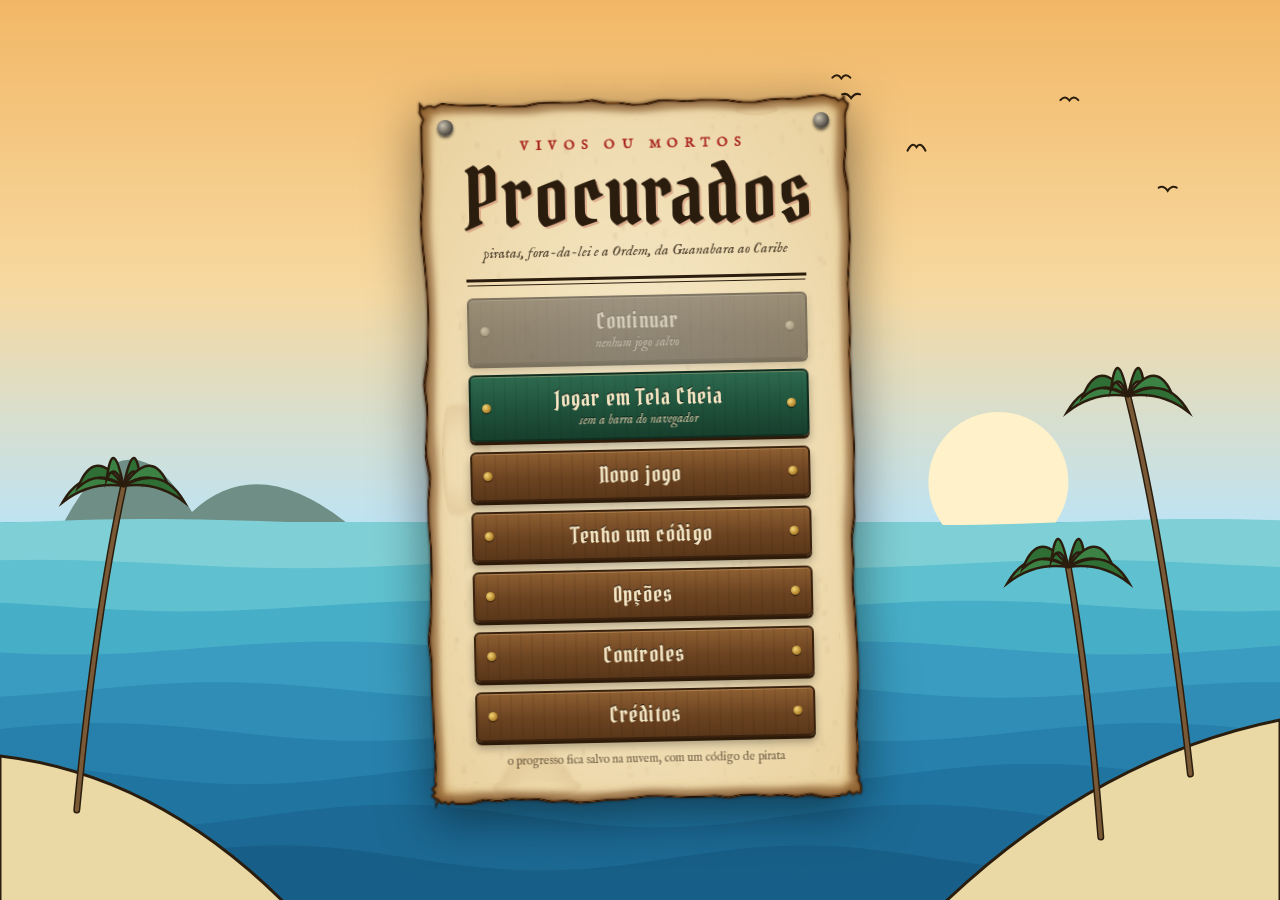
<file: index.html>
<!doctype html>
<html lang="pt-BR"><head>
<meta charset="utf-8">
<meta name="viewport" content="width=device-width,initial-scale=1,maximum-scale=1,user-scalable=no,viewport-fit=cover">
<title>Procurados</title>
<link rel="manifest" href="manifest.webmanifest">
<meta name="theme-color" content="#2b1d0e">
<meta name="apple-mobile-web-app-capable" content="yes">
<meta name="mobile-web-app-capable" content="yes">
<meta name="apple-mobile-web-app-status-bar-style" content="black-translucent">
<meta name="apple-mobile-web-app-title" content="Procurados">
<link rel="apple-touch-icon" href="icones/icone-180.png">
<link rel="icon" href="icones/icone-192.png">
<style>
  html,body{margin:0;padding:0;width:100%;height:100%;height:100dvh;overflow:hidden;background:#1f2a33;overscroll-behavior:none}
  #jogo{position:fixed;inset:0;width:100%;height:100%;border:0;display:block;background:#1f2a33}
  #sa{position:fixed;top:0;left:0;width:0;height:0;visibility:hidden;pointer-events:none;padding:env(safe-area-inset-top,0px) env(safe-area-inset-right,0px) env(safe-area-inset-bottom,0px) env(safe-area-inset-left,0px)}
</style>
</head>
<body>
<div id="sa"></div>
<iframe id="jogo" src="menu.html" title="Procurados" allow="fullscreen; autoplay" allowfullscreen></iframe>
<script>
  if ('serviceWorker' in navigator && (location.protocol === 'https:' || location.hostname === 'localhost')) {
    addEventListener('load', () => navigator.serviceWorker.register('sw.js').catch(() => {}));
  }
  window.__instalarPrompt = null;
  addEventListener('beforeinstallprompt', (e) => { e.preventDefault(); window.__instalarPrompt = e; try { jogo.contentWindow?.dispatchEvent(new Event('cap-instalar-pronto')); } catch {} });
  const jogo = document.getElementById('jogo'), sa = document.getElementById('sa');
  if (location.search) jogo.src = 'menu.html' + location.search;
  function passarSafeArea() {
    try {
      const d = jogo.contentDocument?.documentElement; if (!d) return;
      const cs = getComputedStyle(sa);
      d.style.setProperty('--sa-top', cs.paddingTop || '0px');
      d.style.setProperty('--sa-right', cs.paddingRight || '0px');
      d.style.setProperty('--sa-bottom', cs.paddingBottom || '0px');
      d.style.setProperty('--sa-left', cs.paddingLeft || '0px');
    } catch {}
  }
  const reagir = () => { passarSafeArea(); setTimeout(passarSafeArea, 180); setTimeout(passarSafeArea, 420); };
  jogo.addEventListener('load', reagir);
  addEventListener('resize', reagir);
  addEventListener('orientationchange', reagir);
  window.visualViewport?.addEventListener('resize', reagir);
  reagir();
</script>
</body></html>
</file>
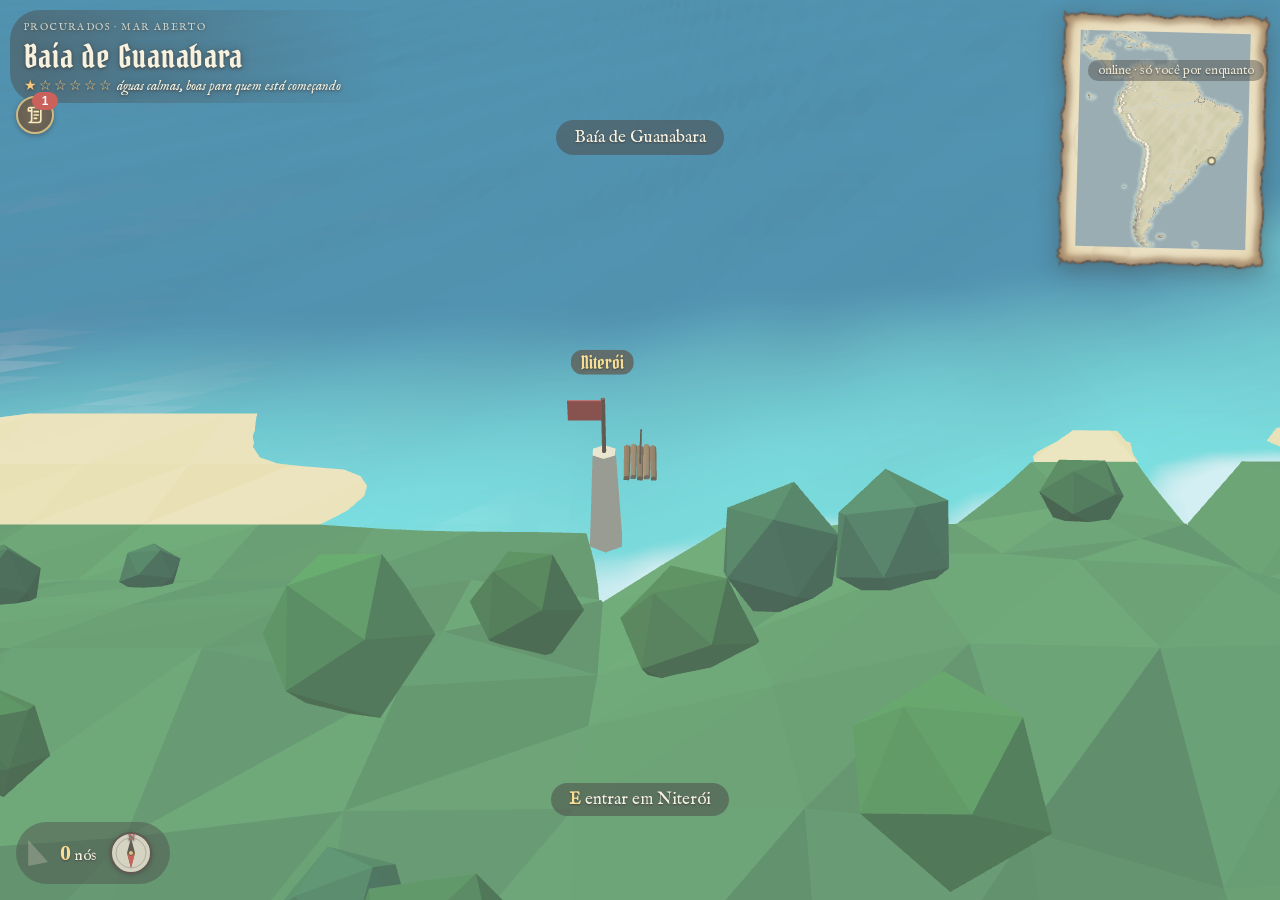
<file: carta.html>
<!doctype html>
<html lang="pt-BR">
<head>
<meta charset="utf-8">
<title>Procurados · mar aberto</title>
<meta name="viewport" content="width=device-width, initial-scale=1, maximum-scale=1, user-scalable=no, viewport-fit=cover">
<link rel="manifest" href="manifest.webmanifest">
<meta name="theme-color" content="#2b1d0e">
<meta name="apple-mobile-web-app-capable" content="yes">
<meta name="mobile-web-app-capable" content="yes">
<meta name="apple-mobile-web-app-status-bar-style" content="black-translucent">
<meta name="apple-mobile-web-app-title" content="Procurados">
<link rel="apple-touch-icon" href="icones/icone-180.png">
<link rel="icon" href="icones/icone-192.png">
<link rel="stylesheet" href="fontes/fontes.css">
<style>
  html, body { margin: 0; height: 100%; height: 100dvh; overflow: hidden; background: #bfe3f2; font-family: var(--fonte-texto); color: #2b1d0e; }
  #tela { position: fixed; inset: 0; width: 100%; height: 100%; display: block; cursor: grab; }
  #tela:active { cursor: grabbing; }
  .painel { position: fixed; pointer-events: none; }
  #lugar { top: 10px; left: 10px; padding: 6px 40px 8px 14px; background: linear-gradient(to right, rgba(15,10,5,.5), rgba(15,10,5,0)); color: #fff3d6; text-shadow: 0 1px 3px #000, 0 0 8px rgba(0,0,0,.6); border-radius: 30px 0 0 30px; }
  #lugar small { letter-spacing: .14em; font-size: 10px; opacity: .75; }
  #lugar h1 { margin: 0; font: 32px var(--fonte-titulo); font-weight: normal; letter-spacing: .03em; }
  #lugar p { margin: 0; font-size: 14px; font-style: italic; }
  #lugar .dif { color: #ffb84a; letter-spacing: 2px; font-style: normal; }
  #leme { bottom: 16px; left: 16px; display: flex; align-items: center; gap: 12px; padding: 8px 16px 8px 10px; background: rgba(15,10,5,.45); border-radius: 40px; color: #fff3d6; text-shadow: 0 1px 2px #000; font-size: 15px; }
  #leme b { font-size: 22px; color: #ffd76a; }
  #vela { display: inline-block; width: 22px; height: 26px; clip-path: polygon(10% 0, 100% 85%, 10% 100%); background: rgba(243,230,200,.25); transition: background .3s; }
  #vela.on { background: #f3e6c8; }
  #bussola { width: 46px; height: 46px; filter: drop-shadow(0 1px 2px rgba(0,0,0,.6)); }
  #agulha { transform-origin: 23px 23px; }
  #ajuda { bottom: 16px; right: 16px; font-size: 13px; line-height: 1.6; padding: 8px 12px; background: rgba(15,10,5,.45); color: #f3e6c8; text-shadow: 0 1px 2px #000; transition: opacity .8s; border-radius: 8px; max-width: 46vw; }
  #ajuda b { color: #ffd76a; }
  #ajuda.some { opacity: 0; }
  #mapa { top: 10px; right: 10px; transform: rotate(1.5deg); }
  #mapa canvas { display: block; filter: sepia(.35) saturate(.85); }
  #cartaGrande { position: fixed; inset: 0; z-index: 7; display: none; place-items: center; background: rgba(20,30,40,.55); pointer-events: auto; }
  #cartaGrande.aberta { display: grid; }
  #cartaGrande canvas { max-width: 94vw; max-height: 90vh; filter: sepia(.3) saturate(.9) drop-shadow(0 8px 20px rgba(0,0,0,.5)); }
  #aviso { top: 120px; left: 50%; transform: translateX(-50%); font-size: 17px; opacity: 0; transition: opacity .3s; background: rgba(15,10,5,.55); color: #fff3d6; text-shadow: 0 1px 2px #000; border-radius: 20px; padding: 7px 18px; }
  #rotulos { position: fixed; inset: 0; pointer-events: none; overflow: hidden; }
  .rot { position: absolute; left: 0; top: 0; white-space: nowrap; font-size: 15px; padding: 1px 10px; border-radius: 12px; background: rgba(15,10,5,.42); color: #fff3d6; text-shadow: 0 1px 2px #000; will-change: transform; }
  .rot.porto { background: rgba(43,29,14,.75); color: #ffd76a; font: 18px var(--fonte-titulo); }
  .rot.breve { opacity: .8; }
  .rot.navio { background: rgba(43,29,14,.7); color: #ffd76a; font-size: 13px; }
  #dica { bottom: 84px; left: 50%; transform: translateX(-50%); font-size: 17px; display: none; background: rgba(15,10,5,.55); color: #fff3d6; text-shadow: 0 1px 2px #000; border-radius: 20px; padding: 6px 18px; white-space: nowrap; }
  #dica b { color: #ffd76a; }
  #online { position: fixed; top: 60px; right: 16px; font-size: 13px; padding: 2px 10px; border-radius: 10px; background: rgba(15,10,5,.45); color: #f3e6c8; text-shadow: 0 1px 2px #000; pointer-events: none; display: none; }
  #veu { position: fixed; inset: 0; z-index: 9; background: #e3f2f6; opacity: 1; pointer-events: none; transition: opacity .2s; }
  #carregando { position: fixed; inset: 0; z-index: 10; display: grid; place-items: center; background: #ead9b4; font: 42px var(--fonte-titulo); color: #2b1d0e; }
  .pergaminho { box-sizing: border-box; border-style: solid; border-width: 22px; border-color: transparent; border-image: var(--pergaminho) 64 fill / 22px stretch; filter: drop-shadow(0 6px 12px rgba(0,0,0,.45)); }
  html.toque #lugar { left: max(10px, var(--sa-left, env(safe-area-inset-left, 0px))); top: max(8px, var(--sa-top, env(safe-area-inset-top, 0px))); }
  html.toque #lugar h1 { font-size: 24px; } html.toque #lugar p { font-size: 12px; }
  html.toque #leme { bottom: auto; top: calc(max(8px, var(--sa-top, env(safe-area-inset-top, 0px))) + 66px); left: max(10px, var(--sa-left, env(safe-area-inset-left, 0px))); transform: scale(.82); transform-origin: left top; }
  html.toque #mapa { display: none; }
  html.toque #online { top: calc(max(8px, var(--sa-top, env(safe-area-inset-top, 0px))) + 56px); right: max(10px, var(--sa-right, env(safe-area-inset-right, 0px))); font-size: 11.5px; }
  html.toque #dica { bottom: calc(max(12px, var(--sa-bottom, env(safe-area-inset-bottom, 0px))) + 84px); }
</style>
<script type="importmap">{ "imports": { "three": "./lib/three.module.min.js" } }</script>
</head>
<body>
<canvas id="tela"></canvas>
<div id="rotulos"></div>
<div id="lugar" class="painel"><small>PROCURADOS · MAR ABERTO</small><h1 id="lugarNome">Atlântico Sul</h1><p id="lugarDesc"></p></div>
<div id="mapa" class="painel pergaminho"><canvas id="mini"></canvas></div>
<div id="leme" class="painel"><span id="vela" title="vela"></span><span><b id="nos" class="numeros">0</b> nós</span>
  <svg id="bussola" viewBox="0 0 46 46" aria-label="rumo"><circle cx="23" cy="23" r="20" fill="rgba(243,230,200,.85)" stroke="#2b1d0e" stroke-width="2"/><circle cx="23" cy="23" r="15" fill="none" stroke="rgba(43,29,14,.3)"/>
    <text x="23" y="10" text-anchor="middle" font-size="8" fill="#a8221a" font-weight="bold">N</text>
    <g id="agulha"><path d="M23 8 L27 23 L23 38 L19 23 Z" fill="#2b1d0e"/><path d="M23 8 L27 23 L19 23 Z" fill="#c0281c"/></g><circle cx="23" cy="23" r="2.5" fill="#d8b24a" stroke="#2b1d0e"/></svg></div>
<div id="ajuda" class="painel"><b>W / S</b> içar e baixar a vela · <b>A / D</b> leme · <b>M</b> carta grande · <b>E</b> perto de um porto: entrar<br><b>arrastar</b> gira a câmera · <b>rolagem</b> zoom · <b>F1</b> esconde esta ajuda</div>
<div id="dica" class="painel"></div>
<div id="cartaGrande"><canvas id="cartaCanvas"></canvas></div>
<div id="online"></div>
<div id="aviso" class="painel"></div>
<div id="veu"></div>
<div id="carregando">Abrindo a carta…</div>
<script src="js/pergaminho.js"></script>

<script type="module">
import * as THREE from 'three';
import { salvo } from './js/boneco.js';
import { temRede, enviar, lista, quantos, limpar } from './js/rede.js';
import { criarControles, ehToque, telaCheia, observarTela, medidasTela } from './js/toque.js';
import { criarAvisos } from './js/avisos.js';
const avisos = criarAvisos();
import { sincronizarSempre } from './js/nuvem.js';
sincronizarSempre();

// =====================================================================
// CARTA DO MAR ABERTO: a costa real (Natural Earth, ver ferramentas/recortar-mundo.js)
// em escala de carta náutica: 1 km de verdade = 1,5 m de jogo. A jangada aqui é um "marcador" grande.
// As regiões detalhadas (por enquanto, a Baía de Guanabara em mar.html) se abrem perto do porto.
// =====================================================================
const M = await (await fetch('dados/mundo.json')).json();
const { x0: MX0, z0: MZ0, x1: MX1, z1: MZ1 } = M.limites;
const deLonLat = (lon, lat) => { const r = lat * Math.PI / 180; return [(lon - M.lon0) * Math.cos(r) * M.kmGrau * M.esc, -lat * M.kmGrau * M.esc]; };
const paraLonLat = (x, z) => { const lat = -z / (M.kmGrau * M.esc); return [x / (Math.cos(lat * Math.PI / 180) * M.kmGrau * M.esc) + M.lon0, lat]; };
const sm = (a, b, x) => { const t = Math.max(0, Math.min(1, (x - a) / (b - a))); return t * t * (3 - 2 * t); };
let semente = 20261117;
const rnd = () => { semente |= 0; semente = semente + 0x6D2B79F5 | 0; let t = Math.imul(semente ^ semente >>> 15, 1 | semente); t = t + Math.imul(t ^ t >>> 7, 61 | t) ^ t; return ((t ^ t >>> 14) >>> 0) / 4294967296; };

// ---------- máscara de terra (desenhada num canvas) e distância até a costa
const NX = 720, CEL = (MX1 - MX0) / NX, NZ = Math.ceil((MZ1 - MZ0) / CEL);
const terra = new Uint8Array(NX * NZ);
{
  const cv = document.createElement('canvas'); cv.width = NX; cv.height = NZ; const c = cv.getContext('2d');
  c.setTransform(1 / CEL, 0, 0, 1 / CEL, -MX0 / CEL, -MZ0 / CEL);
  c.fillStyle = '#fff'; c.beginPath();
  for (const t of M.terras) for (const anel of t) { c.moveTo(anel[0][0], anel[0][1]); for (const p of anel) c.lineTo(p[0], p[1]); c.closePath(); }
  c.fill('evenodd');
  c.fillStyle = '#000';   // lagos navegáveis (os dos Andes ficam de fora: seriam buracos no meio da serra)
  for (const l of M.lagos) { const [lon, lat] = paraLonLat(l.pts[0][0], l.pts[0][1]); if (lon < -66 && lat < -10) continue; c.beginPath(); c.moveTo(l.pts[0][0], l.pts[0][1]); for (const p of l.pts) c.lineTo(p[0], p[1]); c.closePath(); c.fill(); }
  c.strokeStyle = '#000'; c.lineCap = c.lineJoin = 'round';   // rios grandes: navegáveis
  for (const r of M.rios) { c.lineWidth = Math.max(r.larg, CEL * 2.2); c.beginPath(); c.moveTo(r.pts[0][0], r.pts[0][1]); for (const p of r.pts) c.lineTo(p[0], p[1]); c.stroke(); }
  const d = c.getImageData(0, 0, NX, NZ).data;
  for (let k = 0; k < NX * NZ; k++) terra[k] = d[k * 4] > 127 ? 1 : 0;
}
// distância (em casas) de cada casa até a casa mais perto do outro tipo: duas passadas (chanfro)
function distancia(alvo) {
  const D = new Float32Array(NX * NZ), INF = 1e9, R2 = Math.SQRT2;
  for (let k = 0; k < D.length; k++) D[k] = terra[k] === alvo ? INF : 0;
  for (let j = 0; j < NZ; j++) for (let i = 0; i < NX; i++) { const k = j * NX + i; if (!D[k]) continue; let v = D[k];
    if (i > 0) v = Math.min(v, D[k - 1] + 1); if (j > 0) { v = Math.min(v, D[k - NX] + 1); if (i > 0) v = Math.min(v, D[k - NX - 1] + R2); if (i < NX - 1) v = Math.min(v, D[k - NX + 1] + R2); } D[k] = v; }
  for (let j = NZ - 1; j >= 0; j--) for (let i = NX - 1; i >= 0; i--) { const k = j * NX + i; if (!D[k]) continue; let v = D[k];
    if (i < NX - 1) v = Math.min(v, D[k + 1] + 1); if (j < NZ - 1) { v = Math.min(v, D[k + NX] + 1); if (i < NX - 1) v = Math.min(v, D[k + NX + 1] + R2); if (i > 0) v = Math.min(v, D[k + NX - 1] + R2); } D[k] = v; }
  return D;
}
const dTerra = distancia(1), dAgua = distancia(0);
const S = new Float32Array(NX * NZ);   // metros até a costa: + em terra, - na água
for (let k = 0; k < S.length; k++) S[k] = terra[k] ? (dTerra[k] - 0.5) * CEL : -(dAgua[k] - 0.5) * CEL;
function amostra(G, x, z) {
  const fx = Math.max(0, Math.min(NX - 1.001, (x - MX0) / CEL - 0.5)), fz = Math.max(0, Math.min(NZ - 1.001, (z - MZ0) / CEL - 0.5));
  const i = Math.floor(fx), j = Math.floor(fz), a = fx - i, b = fz - j, k = j * NX + i;
  return (G[k] * (1 - a) + G[k + 1] * a) * (1 - b) + (G[k + NX] * (1 - a) + G[k + NX + 1] * a) * b;
}

// ---------- relevo: Andes a partir da costa do Pacífico, serras do Brasil, planaltos
const A = new Float32Array(NX * NZ);
for (let j = 0; j < NZ; j++) {
  const z = MZ0 + (j + 0.5) * CEL, lat = -z / (M.kmGrau * M.esc);
  // costa do Pacífico nesta linha: primeira faixa longa de terra vinda do oeste (ilhas pequenas não contam)
  let costaOeste = -1;
  if (lat < 16 && lat > -56) for (let i = 0; i < NX - 25; i++) { const k = j * NX + i; if (terra[k] && S[k + 20 * 0] >= 0) { let corrido = 0; while (corrido < 25 && terra[k + corrido]) corrido++; if (corrido >= 25) { costaOeste = i; break; } } }
  const picoAndes = lat > 9 ? 40 : lat > -4 ? 110 : lat > -35 ? 135 : lat > -46 ? 95 : 70;
  const centro = lat > 9 ? 70 : lat > -18 ? 230 : lat > -40 ? 190 : 120, largura = lat > 9 ? 70 : 150;
  for (let i = 0; i < NX; i++) {
    const k = j * NX + i, s = S[k], x = MX0 + (i + 0.5) * CEL;
    if (s <= 0) { A[k] = Math.max(s * 0.02, -14); continue; }
    const [lon] = paraLonLat(x, z);
    let h = Math.min(s * 0.05, 5) + (6 + 5 * Math.sin(x * 0.004 + 1) * Math.cos(z * 0.005) + 3 * Math.sin(x * 0.011 + z * 0.009)) * sm(20, 160, s);
    h += 14 * sm(150, 700, s) * (lon > -60 ? 1 : 0.5);                                                         // planaltos do interior
    if (costaOeste >= 0 && i >= costaOeste && lon < -60) { const dW = (i - costaOeste) * CEL; h += picoAndes * Math.exp(-(((dW - centro) / largura) ** 2)) * (0.8 + 0.25 * Math.sin(z * 0.02) * Math.sin(x * 0.03)); }
    if (lat < -19 && lat > -29 && lon > -51) h += 38 * Math.exp(-(((s - 70) / 45) ** 2));                     // Serra do Mar (com a Serra dos Órgãos)
    if (lat > 1 && lat < 7 && lon > -66 && lon < -57) h += 40 * Math.exp(-(((lat - 4.5) / 1.6) ** 2 + ((lon - 61.5) / 3) ** 2));   // tepuis das Guianas
    if (lat > -18 && lat < -15 && lon > -58 && lon < -55) h = Math.min(h, 4);                                 // Pantanal plano
    if (lon > -66 && lon < -48 && lat > -6 && lat < 2) h = Math.min(h, 6 + s * 0.004);                         // planície do Amazonas
    A[k] = h;
  }
}
// bioma pela posição (lon, lat), altura e distância da costa
function corDe(x, z, h, s, incl) {
  const [lon, lat] = paraLonLat(x, z);
  if (h > 95 || (lat < -45 && h > 45) || (lat < -38 && h > 70)) return '#f4f6f8';    // neve
  if (incl > 1.2 || h > 70) return '#8f887c';                                        // rocha
  if (h < 1.6 && s < 12) return lat < -40 ? '#c9bb8a' : '#ead9a4';                   // praia (só na beira d'água)
  if (lon > -72.5 && lon < -68.5 && lat > -27 && lat < -17) return '#dcc38e';         // Atacama
  if (lat > -18 && lat < -4 && lon < -70 && s < 140 && h < 45) return '#d6bd88';      // deserto da costa do Peru
  if (lat > -18 && lat < -15 && lon > -58 && lon < -55) return '#7f9a52';             // Pantanal
  if (lat < -40 && lon > -71.5) return '#b9a873';                                    // estepe da Patagônia
  if (lat > -39 && lat < -28 && lon > -65 && lon < -52) return '#a9c46a';             // Pampa
  if (lat > -16 && lat < -3 && lon > -45 && lon < -35 && s > 60) return '#c4b06e';    // Caatinga
  if (lat > -21 && lat < -12 && lon < -45 && lon > -65 && lat > -12 - 99) { if (lon > -60) return '#a8b35e'; }  // Cerrado
  if (lat > 2 && lat < 9 && lon > -73 && lon < -62) return '#a3b45a';                 // Llanos
  if (lat > -15 && lat < 6 && lon > -78 && lon < -45) return '#2f7a3c';               // Amazônia
  if (lat > -30 && lat < -5 && lon > -50 && s < 420) return '#3c8244';                // Mata Atlântica
  if (lat > -24 && lat < -5 && lon > -62) return '#a8b35e';                           // Cerrado
  return lat > 8 ? '#4f9a4a' : '#5f9a48';
}

// =====================================================================
// CENA
// =====================================================================
const tela = document.getElementById('tela');
const renderer = new THREE.WebGLRenderer({ canvas: tela, antialias: true, preserveDrawingBuffer: /[?&]gravar/.test(location.search), powerPreference: 'high-performance' });
const OP = salvo.opcoes(); renderer.setPixelRatio(Math.min(devicePixelRatio, ehToque ? (OP.qualidade === 'baixa' ? 0.9 : OP.qualidade === 'alta' ? 1.5 : 1.25) : (OP.qualidade === 'baixa' ? 0.75 : OP.qualidade === 'alta' ? 1.5 : 1)));
const cena = new THREE.Scene(), CEU = new THREE.Color('#bfe3f2');
cena.background = CEU; cena.fog = new THREE.Fog(CEU, 1600, 5200);
const camera = new THREE.PerspectiveCamera(50, 1, 2, 9000);
const SOL = new THREE.Vector3(0.45, 0.8, 0.35).normalize();
const sol = new THREE.DirectionalLight('#fff4dd', 2.6); sol.position.copy(SOL).multiplyScalar(100); cena.add(sol);
cena.add(new THREE.HemisphereLight('#dff3ff', '#8a7f5a', 1.5));
const lambert = (cor) => new THREE.MeshLambertMaterial({ color: cor, flatShading: true });

// ---------- terreno low-poly (uma cor por triângulo), uma casa sim, outra não
{
  const P = 2, pos = [], cor = [], c = new THREE.Color();
  const alt = (i, j) => A[Math.min(NZ - 1, j) * NX + Math.min(NX - 1, i)];
  for (let j = 0; j < NZ - P; j += P) for (let i = 0; i < NX - P; i += P) {
    const h00 = alt(i, j), h10 = alt(i + P, j), h01 = alt(i, j + P), h11 = alt(i + P, j + P);
    if (Math.max(h00, h10, h01, h11) < -1.5) continue;   // mar aberto: a água cobre
    const x = MX0 + (i + 0.5) * CEL, z = MZ0 + (j + 0.5) * CEL, L = P * CEL;
    const a = [x, h00, z], b = [x + L, h10, z], d = [x, h01, z + L], e = [x + L, h11, z + L];
    for (const [p, q, r] of [[a, d, b], [b, d, e]]) {
      const h = (p[1] + q[1] + r[1]) / 3, incl = (Math.max(p[1], q[1], r[1]) - Math.min(p[1], q[1], r[1])) / L;
      c.set(corDe((p[0] + q[0] + r[0]) / 3, (p[2] + q[2] + r[2]) / 3, h, amostra(S, (p[0] + q[0] + r[0]) / 3, (p[2] + q[2] + r[2]) / 3), incl)).offsetHSL(0, 0, (rnd() - 0.5) * 0.05);
      for (const v of [p, q, r]) { pos.push(v[0], v[1], v[2]); cor.push(c.r, c.g, c.b); }
    }
  }
  const g = new THREE.BufferGeometry();
  g.setAttribute('position', new THREE.Float32BufferAttribute(pos, 3)); g.setAttribute('color', new THREE.Float32BufferAttribute(cor, 3));
  cena.add(new THREE.Mesh(g, new THREE.MeshLambertMaterial({ vertexColors: true, flatShading: true })));
}
// ---------- florestas: copas instanciadas onde o bioma é mata
{
  const N = 7000, copas = new THREE.InstancedMesh(new THREE.IcosahedronGeometry(9, 0), new THREE.MeshLambertMaterial({ flatShading: true }), N), o = new THREE.Object3D(), c = new THREE.Color();
  let k = 0;
  for (let t = 0; t < N * 12 && k < N; t++) {
    const x = MX0 + rnd() * (MX1 - MX0), z = MZ0 + rnd() * (MZ1 - MZ0), s = amostra(S, x, z), h = amostra(A, x, z);
    if (s < 8 || h < 2 || h > 60) continue;
    const corB = corDe(x, z, h, s, 0); if (!['#2f7a3c', '#3c8244', '#4f9a4a', '#5f9a48', '#7f9a52'].includes(corB) || (corB === '#5f9a48' && rnd() < 0.6)) continue;
    const e = 0.7 + rnd() * 0.8; o.position.set(x, h + 6 * e, z); o.scale.set(e, e * (0.9 + rnd() * 0.4), e); o.rotation.set(0, rnd() * 6.3, 0); o.updateMatrix();
    copas.setMatrixAt(k, o.matrix); copas.setColorAt(k, c.set(corB === '#2f7a3c' ? '#23652f' : '#2f7a3c').offsetHSL((rnd() - 0.5) * 0.04, 0, (rnd() - 0.5) * 0.08)); k++;
  }
  copas.count = k; cena.add(copas);
}

// ---------- mar: ondas facetadas, cor pela distância da costa
const texProf = (() => {
  const d = new Uint8Array(NX * NZ * 4);
  for (let k = 0; k < S.length; k++) { d[k * 4] = Math.max(0, Math.min(255, (S[k] + 300) / 340 * 255)); d[k * 4 + 3] = 255; }
  const t = new THREE.DataTexture(d, NX, NZ, THREE.RGBAFormat); t.magFilter = t.minFilter = THREE.LinearFilter; t.needsUpdate = true; return t;
})();
const formaOnda = (x, z, t) => Math.sin(x * 0.02 + t * 1.0) * 0.5 + Math.sin(z * 0.03 + t * 0.8 + 1.3) * 0.35 + Math.sin((x + z) * 0.012 + t * 0.5) * 0.5 + Math.sin(x * 0.07 + z * 0.05 + t * 1.5) * 0.2;
const AMP = 2.2;
const alturaOnda = (x, z, t) => formaOnda(x, z, t) * AMP * (1 - sm(-40, -4, amostra(S, x, z)));
const matMar = new THREE.ShaderMaterial({
  uniforms: { uT: { value: 0 }, uCentro: { value: new THREE.Vector3() }, uProf: { value: texProf }, uMapa: { value: new THREE.Vector4(MX0, MZ0, NX * CEL, NZ * CEL) },
    uFundo: { value: new THREE.Color('#15698f') }, uRaso: { value: new THREE.Color('#4fd0cf') }, uEspuma: { value: new THREE.Color('#f4fbff') }, uNevoa: { value: CEU }, uSol: { value: SOL } },
  vertexShader: /* glsl */`
    uniform float uT; uniform vec3 uCentro; uniform sampler2D uProf; uniform vec4 uMapa;
    varying vec3 vW; varying float vS;
    void main() {
      vec4 w = modelMatrix * vec4(position, 1.0);
      vec2 uv = (w.xz - uMapa.xy) / uMapa.zw;
      float s = (uv.x < 0.0 || uv.y < 0.0 || uv.x > 1.0 || uv.y > 1.0) ? -300.0 : texture2D(uProf, uv).r * 340.0 - 300.0;
      float perto = 1.0 - smoothstep(900.0, 1800.0, distance(w.xz, uCentro.xz));
      float fundo = 1.0 - smoothstep(-40.0, -4.0, s);
      float onda = sin(w.x * 0.02 + uT * 1.0) * 0.5 + sin(w.z * 0.03 + uT * 0.8 + 1.3) * 0.35 + sin((w.x + w.z) * 0.012 + uT * 0.5) * 0.5 + sin(w.x * 0.07 + w.z * 0.05 + uT * 1.5) * 0.2;
      w.y += onda * ${AMP.toFixed(2)} * perto * fundo;
      vW = w.xyz; vS = s;
      gl_Position = projectionMatrix * viewMatrix * w;
    }`,
  fragmentShader: /* glsl */`
    uniform float uT; uniform vec3 uFundo, uRaso, uEspuma, uNevoa, uSol;
    varying vec3 vW; varying float vS;
    void main() {
      vec3 n = normalize(cross(dFdx(vW), dFdy(vW))); if (n.y < 0.0) n = -n;
      n = normalize(vec3(n.x * 4.0, n.y, n.z * 4.0));
      vec3 cor = mix(uFundo, uRaso, smoothstep(-160.0, -4.0, vS));
      cor *= 0.74 + 0.38 * max(dot(n, uSol), 0.0);
      cor += 0.25 * pow(max(dot(reflect(-uSol, n), normalize(cameraPosition - vW)), 0.0), 40.0);
      cor = mix(cor, uEspuma, smoothstep(-14.0, -2.0, vS + sin(uT * 1.5 + vW.x * 0.03 + vW.z * 0.02) * 3.0) * 0.65);
      cor = mix(cor, uNevoa, smoothstep(1600.0, 5200.0, distance(cameraPosition, vW)));
      gl_FragColor = vec4(cor, 1.0);
      #include <colorspace_fragment>
    }`,
});
const mar = (() => {
  const n = 160, R = 9000, f = (u) => R * (0.06 * u + 0.94 * u * u * u), pos = [], idx = [];
  for (let j = 0; j <= n; j++) for (let i = 0; i <= n; i++) pos.push(f(i / n * 2 - 1), 0, f(j / n * 2 - 1));
  for (let j = 0; j < n; j++) for (let i = 0; i < n; i++) { const k = j * (n + 1) + i; idx.push(k, k + n + 1, k + 1, k + 1, k + n + 1, k + n + 2); }
  const g = new THREE.BufferGeometry(); g.setAttribute('position', new THREE.Float32BufferAttribute(pos, 3)); g.setIndex(idx);
  const m = new THREE.Mesh(g, matMar); m.frustumCulled = false; cena.add(m); return m;
})();

// =====================================================================
// PORTOS E REGIÕES
// =====================================================================
// [nome, lon, lat, aberto (entra numa região detalhada), descrição]
const PORTOS = [
  ['Niterói', -43.12, -23.0, true, 'Baía de Guanabara: o seu porto de origem'],
  ['Paraty', -44.7, -23.25, false, 'ouro de Minas descendo a serra'],
  ['Salvador', -38.55, -13.05, false, 'Baía de Todos os Santos'],
  ['Recife', -34.85, -8.1, false, 'arrecifes e açúcar'],
  ['Fernando de Noronha', -32.43, -3.9, false, 'ilha-presídio no meio do Atlântico'],
  ['Belém', -48.5, -1.3, false, 'a porta do Amazonas'],
  ['Manaus', -60.0, -3.15, false, 'encontro das águas, no coração da floresta'],
  ['Caiena', -52.3, 4.95, false, 'as Guianas'],
  ['Maracaibo', -71.6, 10.75, false, 'lago de petróleo e contrabando'],
  ['Cartagena', -75.55, 10.35, false, 'a joia murada do Caribe'],
  ['Portobelo', -79.65, 9.6, false, 'onde a prata cruza o istmo'],
  ['Port Royal', -76.85, 17.9, false, 'a cidade mais perversa do mundo'],
  ['Tortuga', -72.8, 20.1, false, 'refúgio de bucaneiros'],
  ['Havana', -82.35, 23.2, false, 'o forte do Morro e a frota da prata'],
  ['Buenos Aires', -58.35, -34.6, false, 'Rio da Prata'],
  ['Montevidéu', -56.2, -34.95, false, 'a outra margem do Prata'],
  ['Valparaíso', -71.65, -33.0, false, 'o porto do Pacífico Sul'],
  ['Callao (Lima)', -77.2, -12.05, false, 'prata dos Andes'],
  ['Galápagos', -90.4, -0.75, false, 'ilhas encantadas, tartarugas e esconderijos'],
  ['Cabo Horn', -67.3, -56.0, false, 'a passagem mais perigosa do mundo'],
].map(([nome, lon, lat, aberto, desc]) => { const [x, z] = deLonLat(lon, lat); return { nome, x, z, aberto, desc }; });
// o porto fica no mar: puxa o marcador para a água mais perto
for (const p of PORTOS) for (let t = 0; t < 60 && amostra(S, p.x, p.z) > -12; t++) {
  let mx = 0, mz = 0, md = Infinity;
  for (let a = 0; a < 16; a++) { const x = p.x + Math.cos(a * 0.3927) * 12, z = p.z + Math.sin(a * 0.3927) * 12, s = amostra(S, x, z); if (s < md) { md = s; mx = x; mz = z; } }
  p.x = mx; p.z = mz;
}
// faixas de dificuldade (DESIGN seção 4): [nome, lon, lat, raio em km, faixa 1 a 6, descrição]
const REGIOES = [
  ['Baía de Guanabara', -43.15, -22.9, 120, 1, 'águas calmas, boas para quem está começando'],
  ['Região dos Lagos', -42.0, -22.9, 130, 1, 'cabos, lagoas e salinas'],
  ['Ilha Grande e Paraty', -44.5, -23.2, 140, 1, 'enseadas e contrabando de ouro'],
  ['Litoral de São Paulo', -46.5, -24.2, 260, 2, 'serra do mar e vilas de pescadores'],
  ['Litoral Sul', -48.5, -27.5, 380, 2, 'ilhas e baías frias'],
  ['Bahia e Abrolhos', -38.5, -15.5, 520, 2, 'recifes, cacau e a rota do açúcar'],
  ['Sertão e Lençóis', -42.5, -4.0, 520, 3, 'dunas, sol e cangaço'],
  ['Pampa e Rio da Prata', -57.0, -34.5, 520, 3, 'gado, contrabando e fronteira'],
  ['Amazônia', -60.0, -3.0, 1300, 4, 'rios sem fim, febres e piratas de rio'],
  ['Orinoco e Guianas', -60.0, 7.0, 650, 4, 'deltas, tepuis e corsários'],
  ['Patagônia', -67.0, -46.0, 900, 4, 'vento, frio e geleiras'],
  ['Andes', -72.0, -20.0, 1500, 4, 'montanhas, prata e neve'],
  ['Cabo Horn', -66.5, -55.5, 380, 5, 'tempestades e icebergs'],
  ['Costa do Pacífico', -80.0, -20.0, 1200, 5, 'a frota da prata e o mar sem abrigo'],
  ['Galápagos', -90.5, -0.7, 350, 5, 'ilhas encantadas'],
  ['Atacama', -70.3, -23.0, 450, 5, 'o deserto mais seco do mundo'],
  ['Mar do Caribe', -75.0, 15.0, 1500, 6, 'as melhores recompensas do mapa, e os maiores riscos'],
  ['América Central', -86.0, 13.0, 700, 6, 'istmo, prata e selva'],
].map(([nome, lon, lat, km, faixa, desc]) => { const [x, z] = deLonLat(lon, lat); return { nome, x, z, raio: km * M.esc, faixa, desc }; });
function ondeEstou(x, z) {
  let melhor = null, dmin = 1;
  for (const r of REGIOES) { const d = Math.hypot(x - r.x, z - r.z) / r.raio; if (d < dmin) { dmin = d; melhor = r; } }
  if (melhor) return melhor;
  const [lon, lat] = paraLonLat(x, z);
  if (lat > 9 && lon > -88) return { nome: 'Mar do Caribe', faixa: 6, desc: 'as melhores recompensas do mapa' };
  if (lon < -76 || (lat < -40 && lon < -72)) return { nome: 'Oceano Pacífico', faixa: 5, desc: 'mar sem abrigo' };
  return { nome: lat > 0 ? 'Atlântico Norte' : 'Atlântico Sul', faixa: lat > -10 ? 3 : 2, desc: 'alto-mar' };
}
// marcos dos portos: torre com bandeira, visível de longe
const caixaRot = document.getElementById('rotulos');
function rotulo(texto, classe = '') { const el = document.createElement('div'); el.className = 'rot ' + classe; el.textContent = texto; caixaRot.appendChild(el); return el; }
for (const p of PORTOS) {
  const g = new THREE.Group(), base = Math.max(0, amostra(A, p.x, p.z));
  const torre = new THREE.Mesh(new THREE.CylinderGeometry(3, 4.5, 26, 6).translate(0, 13, 0), lambert(p.aberto ? '#e9dcc0' : '#b9ad95')); g.add(torre);
  const mastro = new THREE.Mesh(new THREE.CylinderGeometry(0.5, 0.5, 14, 5).translate(0, 33, 0), lambert('#5e3a1e')); g.add(mastro);
  const bandeira = new THREE.Mesh(new THREE.BoxGeometry(8, 5, 0.4).translate(4, 37, 0), lambert(p.aberto ? '#c0281c' : '#6e6a62')); g.add(bandeira);
  g.position.set(p.x, base, p.z); cena.add(g);
  p.rot = rotulo(p.nome + (p.aberto ? '' : ' · em breve'), 'porto' + (p.aberto ? '' : ' breve'));
}

// =====================================================================
// O SEU BARCO (a jangada, em tamanho de carta)
// =====================================================================
const ESC_BARCO = 5;
function criarBarco(corVela = '#7fa64a') {
  const g = new THREE.Group(); g.rotation.order = 'YZX';
  const tora = new THREE.CylinderGeometry(0.17, 0.19, 3.0, 7).rotateZ(Math.PI / 2);
  for (let k = 0; k < 5; k++) { const m = new THREE.Mesh(tora, lambert(k % 2 ? '#8a6a44' : '#7a5a36')); m.position.set((k % 2) * 0.12, 0.05, (k - 2) * 0.36); g.add(m); }
  const mastroB = new THREE.Mesh(new THREE.CylinderGeometry(0.05, 0.06, 2.2, 5).translate(0, 1.1, 0), lambert('#6e4a2c')); mastroB.position.set(-0.3, 0.2, 0); g.add(mastroB);
  const forma = new THREE.Shape(); forma.moveTo(0, 0); forma.lineTo(0, 1.7); forma.lineTo(1.1, 0.15); forma.closePath();
  const vela = new THREE.Mesh(new THREE.ShapeGeometry(forma), new THREE.MeshLambertMaterial({ color: corVela, side: THREE.DoubleSide, flatShading: true }));
  vela.position.set(-0.25, 0.45, 0); vela.rotation.y = Math.PI / 2; g.add(vela); g.vela = vela;
  g.scale.setScalar(ESC_BARCO); cena.add(g); return g;
}
const barco = criarBarco();
const [GX, GZ] = deLonLat(-43.15, -23.12);   // em frente à barra da Guanabara
const PROG = salvo.progresso() || {};
const ini = PROG.local === 'carta' && PROG.carta ? PROG.carta : { x: GX, z: GZ + 25, rumo: -Math.PI / 2 };
const estado = { x: ini.x, z: ini.z, rumo: ini.rumo, vel: 0, velas: 0, leme: 0 };
const VEL_MAX = 7;
function pousar(obj, x, z, rumo, t) {
  const fx = Math.cos(rumo), fz = -Math.sin(rumo), dx = Math.sin(rumo), dz = Math.cos(rumo), L = 2.5 * ESC_BARCO;
  const proa = alturaOnda(x + fx * L, z + fz * L, t), popa = alturaOnda(x - fx * L, z - fz * L, t), bor = alturaOnda(x + dx * L * 0.5, z + dz * L * 0.5, t), bom = alturaOnda(x - dx * L * 0.5, z - dz * L * 0.5, t);
  obj.position.set(x, (proa + popa + bor + bom) / 4 + 0.3, z);
  obj.rotation.set(-Math.atan2(bor - bom, L), rumo, Math.atan2(proa - popa, L * 2));
}

// =====================================================================
// CONTROLES, CÂMERA, PAINÉIS
// =====================================================================
const teclas = new Set();
const elCarta = document.getElementById('cartaGrande');
addEventListener('keydown', (e) => {
  const k = e.key.toLowerCase();
  if (k === 'm' && !e.repeat) { elCarta.classList.toggle('aberta'); if (elCarta.classList.contains('aberta')) desenharCartaGrande(); return; }
  if (k === 'escape' && elCarta.classList.contains('aberta')) { elCarta.classList.remove('aberta'); return; }
  if (k === 'f1') { e.preventDefault(); avisos.aberto() ? avisos.fechar() : avisos.abrir(); return; }
  if (!e.repeat && (k === 'w' || k === 'arrowup')) estado.velas = 1;
  if (!e.repeat && (k === 's' || k === 'arrowdown')) estado.velas = 0;
  if (k === 'e' && !e.repeat) entrarNoPorto();
  teclas.add(k); if (k.startsWith('arrow')) e.preventDefault();
});
addEventListener('keyup', (e) => teclas.delete(e.key.toLowerCase()));
addEventListener('blur', () => teclas.clear());
elCarta.addEventListener('click', () => elCarta.classList.remove('aberta'));
const cam = { giro: 0, alt: 0.55, dist: 260, segue: estado.rumo };
const dedosCam = new Map(); let arrasto = null, pincaCarta = null;
const distCarta = () => { const [a, b] = [...dedosCam.values()]; return Math.hypot(a.x - b.x, a.y - b.y); };
tela.addEventListener('pointerdown', (e) => {
  dedosCam.set(e.pointerId, { x: e.clientX, y: e.clientY });
  try { tela.setPointerCapture(e.pointerId); } catch {}
  if (dedosCam.size === 1) arrasto = [e.clientX, e.clientY];
  if (dedosCam.size === 2) { arrasto = null; pincaCarta = { d: distCarta(), dist: cam.dist }; }
});
tela.addEventListener('pointermove', (e) => {
  if (!dedosCam.has(e.pointerId)) return;
  dedosCam.set(e.pointerId, { x: e.clientX, y: e.clientY });
  if (pincaCarta && dedosCam.size >= 2 && pincaCarta.d > 10) { cam.dist = Math.max(70, Math.min(2200, pincaCarta.dist * pincaCarta.d / distCarta())); return; }
  if (!arrasto) return;
  cam.giro -= (e.clientX - arrasto[0]) * 0.006; cam.alt = Math.max(0.12, Math.min(1.4, cam.alt + (e.clientY - arrasto[1]) * 0.005)); arrasto = [e.clientX, e.clientY];
});
const soltaCam = (e) => { dedosCam.delete(e.pointerId); if (dedosCam.size < 2) pincaCarta = null; if (dedosCam.size === 0) arrasto = null; };
tela.addEventListener('pointerup', soltaCam); tela.addEventListener('pointercancel', soltaCam);
tela.addEventListener('dblclick', () => (cam.giro = 0));
tela.addEventListener('wheel', (e) => { cam.dist = Math.max(70, Math.min(2200, cam.dist * (e.deltaY > 0 ? 1.12 : 0.89))); e.preventDefault(); }, { passive: false });
let telaW = innerWidth, telaH = innerHeight;
function ajustar() { const m = medidasTela(); telaW = m.w; telaH = m.h; renderer.setSize(telaW, telaH, false); camera.aspect = telaW / Math.max(1, telaH); camera.updateProjectionMatrix(); }
observarTela(ajustar); ajustar();
const elAjuda = document.getElementById('ajuda'); elAjuda.classList.add('some'); setTimeout(() => avisos.novo('controles', 'Controles da carta', elAjuda.innerHTML, { fechado: true }), 80);
const elNome = document.getElementById('lugarNome'), elDesc = document.getElementById('lugarDesc'), elNos = document.getElementById('nos'), elVela = document.getElementById('vela');
const elAgulha = document.getElementById('agulha'), elDica = document.getElementById('dica'), elAviso = document.getElementById('aviso'), elVeu = document.getElementById('veu');
let avisoAte = 0;
function avisar(txt, t) { elAviso.textContent = txt; elAviso.style.opacity = 1; avisoAte = t + 3; }
const v3 = new THREE.Vector3();
function fixar(el, x, y, z, alcance) {
  v3.set(x, y, z); const d = camera.position.distanceTo(v3); v3.project(camera);
  if (v3.z > 1 || d > alcance || Math.abs(v3.x) > 1.1 || Math.abs(v3.y) > 1.1) { el.style.display = 'none'; return; }
  el.style.display = 'block'; el.style.opacity = Math.min(1, (alcance - d) / (alcance * 0.25));
  el.style.transform = `translate(-50%,-100%) translate(${(v3.x * 0.5 + 0.5) * telaW}px,${(-v3.y * 0.5 + 0.5) * telaH}px)`;
}

// ---------- cartas em pergaminho: a pequena (canto) e a grande (tecla M)
const fundoCarta = (() => {
  const L = 900, H = Math.round(L * (MZ1 - MZ0) / (MX1 - MX0)), cv = document.createElement('canvas'); cv.width = L; cv.height = H;
  const c = cv.getContext('2d'), img = c.createImageData(L, H);
  for (let y = 0; y < H; y++) for (let x = 0; x < L; x++) {
    const wx = MX0 + (x + 0.5) / L * (MX1 - MX0), wz = MZ0 + (y + 0.5) / H * (MZ1 - MZ0), s = amostra(S, wx, wz), h = amostra(A, wx, wz), o = (y * L + x) * 4;
    let r, g, b;
    if (s < 0) { const f = Math.min(1, -s / 260); r = 150 - 60 * f; g = 190 - 50 * f; b = 190 - 20 * f; }
    else if (h > 90) { r = 236; g = 232; b = 220; } else if (h > 45) { r = 170; g = 150; b = 118; } else { r = 206 - h; g = 190 - h * 0.5; b = 140 - h; }
    img.data[o] = r; img.data[o + 1] = g; img.data[o + 2] = b; img.data[o + 3] = 255;
  }
  c.putImageData(img, 0, 0);
  c.strokeStyle = 'rgba(60,40,20,.85)'; c.lineWidth = 1;
  c.setTransform(L / (MX1 - MX0), 0, 0, H / (MZ1 - MZ0), -MX0 * L / (MX1 - MX0), -MZ0 * H / (MZ1 - MZ0));
  c.lineWidth = (MX1 - MX0) / L;
  for (const t of M.terras) for (const anel of t) { c.beginPath(); c.moveTo(anel[0][0], anel[0][1]); for (const p of anel) c.lineTo(p[0], p[1]); c.closePath(); c.stroke(); }
  return cv;
})();
const mini = document.getElementById('mini'); mini.width = 170; mini.height = Math.round(170 * fundoCarta.height / fundoCarta.width); const mctx = mini.getContext('2d');
const paraCarta = (cv, x, z) => [(x - MX0) / (MX1 - MX0) * cv.width, (z - MZ0) / (MZ1 - MZ0) * cv.height];
function desenharMini() {
  mctx.drawImage(fundoCarta, 0, 0, mini.width, mini.height);
  mctx.fillStyle = '#a8221a'; for (const p of PORTOS) if (p.aberto) { const [x, y] = paraCarta(mini, p.x, p.z); mctx.fillRect(x - 1.5, y - 1.5, 3, 3); }
  const [x, y] = paraCarta(mini, estado.x, estado.z); mctx.fillStyle = '#ffd76a'; mctx.strokeStyle = '#2b1d0e'; mctx.lineWidth = 1.5; mctx.beginPath(); mctx.arc(x, y, 3.5, 0, 6.3); mctx.fill(); mctx.stroke();
}
const cg = document.getElementById('cartaCanvas');
function desenharCartaGrande() {
  cg.width = fundoCarta.width; cg.height = fundoCarta.height; const c = cg.getContext('2d');
  c.drawImage(fundoCarta, 0, 0);
  c.font = '15px "IM Fell English", Georgia, serif'; c.textAlign = 'left';
  for (const p of PORTOS) { const [x, y] = paraCarta(cg, p.x, p.z); c.fillStyle = p.aberto ? '#a8221a' : '#2b1d0e'; c.beginPath(); c.arc(x, y, p.aberto ? 5 : 3.5, 0, 6.3); c.fill(); c.fillStyle = '#2b1d0e'; c.fillText(p.nome + (p.aberto ? '' : ' (em breve)'), x + 7, y + 4); }
  c.font = 'italic 22px "IM Fell English", Georgia, serif'; c.fillStyle = 'rgba(43,29,14,.55)'; c.textAlign = 'center';
  for (const [t, lon, lat] of [['Oceano Atlântico', -28 - 7, -20], ['Oceano Pacífico', -88, -20], ['Mar do Caribe', -75, 14.5]]) { const [x, y] = paraCarta(cg, ...deLonLat(lon, lat)); c.fillText(t, x, y); }
  const [x, y] = paraCarta(cg, estado.x, estado.z); c.fillStyle = '#ffd76a'; c.strokeStyle = '#2b1d0e'; c.lineWidth = 2; c.beginPath(); c.arc(x, y, 7, 0, 6.3); c.fill(); c.stroke();
  c.font = '32px "Pirata One", Georgia, serif'; c.fillStyle = '#2b1d0e'; c.textAlign = 'left'; c.fillText('Carta das Américas', 24, 44);
  c.font = '14px "IM Fell English", Georgia, serif'; c.fillText('toque ou M para fechar', 26, 66);
}

// ---------- portos: entrar na região detalhada
let portoPerto = null, saindo = 0;
function entrarNoPorto() {
  if (!portoPerto || saindo) return;
  if (!portoPerto.aberto) { avisar(portoPerto.nome + ': este porto ainda está sendo construído.', t); return; }
  salvar(); saindo = 0.001; estado.velas = 0;
  const p = salvo.progresso() || {};
  salvo.salvarProgresso({ ...p, local: 'mar', carta: null, mar: { x: 0, z: 1560, rumo: Math.PI / 2 } });   // entra pela barra, rumo ao norte
  try { sessionStorage.setItem('cap.transicao', 'carta-mar'); } catch {}
}
let salvoEm = 0;
function salvar() { salvoEm = t; if (saindo) return; salvo.salvarProgresso({ ...(salvo.progresso() || {}), local: 'carta', carta: { x: estado.x, z: estado.z, rumo: estado.rumo } }); }
addEventListener('beforeunload', salvar);

// ---------- outros jogadores na carta
const OUTROS = new Map(), elOnline = document.getElementById('online');
function atualizarOutros(dt, t) {
  const vistos = new Set();
  for (const [peer, bruto] of lista()) {
    const e = limpar(bruto); if (e.cena !== 'carta') continue; vistos.add(peer);
    let o = OUTROS.get(peer); if (!o) { o = { g: criarBarco('#d8c9a0'), x: e.x, z: e.z, rumo: e.rumo, rot: rotulo('', 'navio') }; OUTROS.set(peer, o); }
    o.x += (e.x - o.x) * Math.min(1, dt * 4); o.z += (e.z - o.z) * Math.min(1, dt * 4); o.rumo += Math.atan2(Math.sin(e.rumo - o.rumo), Math.cos(e.rumo - o.rumo)) * Math.min(1, dt * 4);
    pousar(o.g, o.x, o.z, o.rumo, t); o.g.vela.visible = e.velas > 0; o.rot.textContent = e.nome; fixar(o.rot, o.x, 16, o.z, 2500);
  }
  for (const [peer, o] of OUTROS) if (!vistos.has(peer)) { cena.remove(o.g); o.rot.remove(); OUTROS.delete(peer); }
  const n = quantos(); elOnline.style.display = 'block';
  elOnline.textContent = n > 1 ? `online · ${n} piratas (${OUTROS.size} no mar aberto)` : 'online · só você por enquanto';
}

// ---------- toque
const TQ = criarControles({
  esquerda: [{ nome: 'bombordo', rotulo: '◀', legenda: 'leme', key: 'a', classe: 'grande' }, { nome: 'boreste', rotulo: '▶', legenda: 'leme', key: 'd', classe: 'grande' }],
  acoes: [{ nome: 'sobe', rotulo: '▲', legenda: 'vela', key: 'w' }, { nome: 'desce', rotulo: '▼', legenda: 'vela', key: 's' }, { nome: 'entrar', rotulo: 'E', legenda: 'entrar', key: 'e', classe: 'grande' }],
  topo: [{ nome: 'carta', rotulo: '✦', legenda: 'carta', key: 'm' }, { nome: 'perto', rotulo: '+', legenda: 'zoom', f: () => (cam.dist = Math.max(70, cam.dist * 0.8)) },
    { nome: 'longe', rotulo: '−', legenda: 'zoom', f: () => (cam.dist = Math.min(2200, cam.dist * 1.25)) }, { nome: 'cheia', rotulo: '⛶', legenda: 'tela', f: telaCheia }],
});
if (TQ.ativo) elAjuda.innerHTML = '<b>◀ ▶</b> leme · <b>▲ ▼</b> vela · <b>✦</b> carta grande · <b>E</b> perto de um porto: entrar · <b>arraste</b> para girar a câmera';

// =====================================================================
// LAÇO
// =====================================================================
const relogio = new THREE.Clock();
let t = 0, chegada = 1;
const ROSA = ['N', 'NO', 'O', 'SO', 'S', 'SE', 'L', 'NE'];
function quadro() {
  requestAnimationFrame(quadro);
  const dt = Math.min(relogio.getDelta(), 0.05);
  if (document.hidden) return;
  t += dt;
  // navegação
  const querLeme = (teclas.has('a') || teclas.has('arrowleft') ? 1 : 0) - (teclas.has('d') || teclas.has('arrowright') ? 1 : 0);
  estado.leme += (querLeme - estado.leme) * Math.min(1, dt * 3);
  estado.vel += (estado.velas * VEL_MAX - estado.vel) * Math.min(1, dt * 0.45);
  estado.rumo = Math.atan2(Math.sin(estado.rumo + estado.leme * 0.45 * (0.25 + 0.75 * estado.vel / VEL_MAX) * dt), Math.cos(estado.rumo + estado.leme * 0.45 * (0.25 + 0.75 * estado.vel / VEL_MAX) * dt));
  const nx = estado.x + Math.cos(estado.rumo) * estado.vel * dt, nz = estado.z - Math.sin(estado.rumo) * estado.vel * dt;
  const proaX = nx + Math.cos(estado.rumo) * 8, proaZ = nz - Math.sin(estado.rumo) * 8;
  if (Math.max(amostra(S, nx, nz), amostra(S, proaX, proaZ)) > -3) { if (estado.vel > 2) avisar('Terra à vista: a jangada encalhou.', t); estado.vel *= -0.3; }
  else if (nx > MX0 + 20 && nx < MX1 - 20 && nz > MZ0 + 20 && nz < MZ1 - 20) { estado.x = nx; estado.z = nz; }
  else { estado.vel = 0; avisar('Além daqui, a carta não mostra nada.', t); }
  pousar(barco, estado.x, estado.z, estado.rumo, t); barco.vela.visible = estado.velas > 0;
  mar.position.set(Math.round(estado.x / 12) * 12, 0, Math.round(estado.z / 12) * 12);
  matMar.uniforms.uT.value = t; matMar.uniforms.uCentro.value.set(estado.x, 0, estado.z);
  // câmera atrás do barco, girando devagar com o rumo
  cam.segue += Math.atan2(Math.sin(estado.rumo - cam.segue), Math.cos(estado.rumo - cam.segue)) * Math.min(1, dt * 0.8);
  const ang = cam.segue + Math.PI + cam.giro;
  camera.position.set(estado.x + Math.cos(ang) * cam.dist * Math.cos(cam.alt), cam.dist * Math.sin(cam.alt) + 8, estado.z - Math.sin(ang) * cam.dist * Math.cos(cam.alt));
  camera.lookAt(estado.x, 6, estado.z);
  // portos e regiões
  portoPerto = null;
  for (const p of PORTOS) { fixar(p.rot, p.x, Math.max(0, amostra(A, p.x, p.z)) + 46, p.z, 3200); if (Math.hypot(p.x - estado.x, p.z - estado.z) < 70) portoPerto = p; }
  const dica = portoPerto ? (portoPerto.aberto ? `<b>E</b> entrar em ${portoPerto.nome}` : `${portoPerto.nome}: em breve`) : '';
  if (elDica.innerHTML !== dica) { elDica.innerHTML = dica; elDica.style.display = dica ? 'block' : 'none'; }
  TQ.apagar('entrar', !portoPerto?.aberto);
  const r = ondeEstou(estado.x, estado.z);
  if (elNome.textContent !== r.nome) { elNome.textContent = r.nome; elDesc.innerHTML = `<span class="dif">${'★'.repeat(r.faixa)}${'☆'.repeat(Math.max(0, 6 - r.faixa))}</span> ${r.desc}`; }
  elNos.textContent = Math.round(Math.abs(estado.vel) * 1.6); elVela.classList.toggle('on', estado.velas > 0);
  elAgulha.style.transform = `rotate(${(-estado.rumo + Math.PI / 2) * 180 / Math.PI}deg)`;
  if (t > avisoAte) elAviso.style.opacity = 0;
  if (Math.floor(t * 4) !== Math.floor((t - dt) * 4)) desenharMini();
  if (t - salvoEm > 5) salvar();
  if (temRede) { const eu = salvo.jogador(); enviar({ cena: 'carta', nome: eu?.nome || 'Náufrago', comp: eu?.aparencia?.personagem || {}, x: estado.x, z: estado.z, rumo: estado.rumo, velas: estado.velas }); atualizarOutros(dt, t); }
  // véu: abre ao chegar, fecha ao entrar num porto
  if (chegada > 0) { chegada = Math.max(0, chegada - dt / 1.2); elVeu.style.opacity = chegada; }
  if (saindo) { saindo += dt; elVeu.style.opacity = Math.min(1, saindo / 1.1); cam.dist = Math.max(70, cam.dist * (1 - dt)); if (saindo > 1.2 && saindo < 10) { saindo = 99; location.href = 'mar.html'; } }
  renderer.render(cena, camera);
}
document.getElementById('carregando').remove();
desenharMini();
avisar(ondeEstou(estado.x, estado.z).nome, 0);
quadro();
window.__carta = { estado, PORTOS, REGIOES, amostra, S, A, deLonLat, paraLonLat, cam };   // para testes no console
</script>
</body>
</html>
</file>
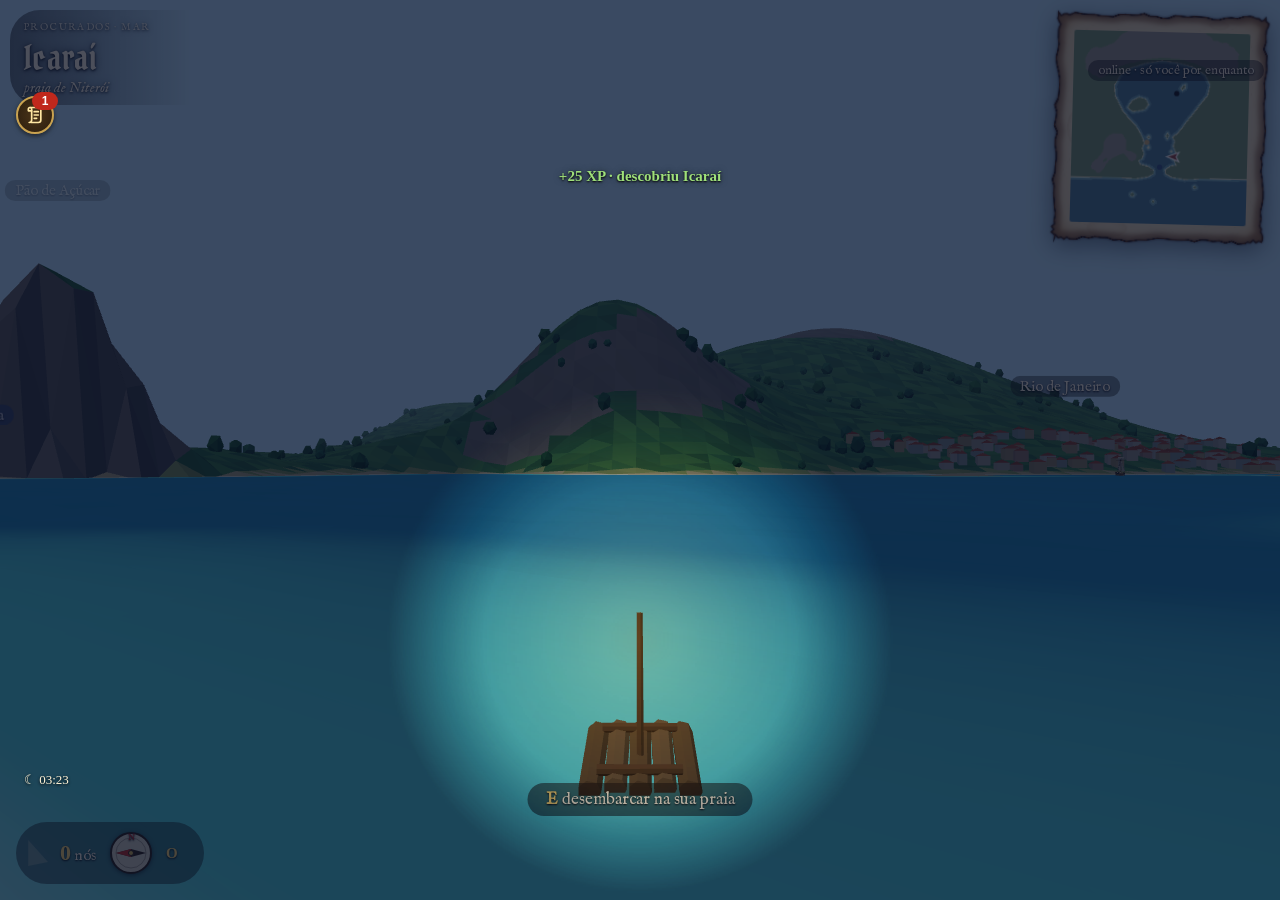
<file: mar.html>
<!doctype html>
<html lang="pt-BR">
<head>
<meta charset="utf-8">
<title>Procurados · mar</title>
<meta name="viewport" content="width=device-width, initial-scale=1, maximum-scale=1, user-scalable=no, viewport-fit=cover">
<link rel="manifest" href="manifest.webmanifest">
<meta name="theme-color" content="#2b1d0e">
<meta name="apple-mobile-web-app-capable" content="yes">
<meta name="mobile-web-app-capable" content="yes">
<meta name="apple-mobile-web-app-status-bar-style" content="black-translucent">
<meta name="apple-mobile-web-app-title" content="Procurados">
<link rel="apple-touch-icon" href="icones/icone-180.png">
<link rel="icon" href="icones/icone-192.png">
<link rel="stylesheet" href="fontes/fontes.css">
<style>
  html, body { margin: 0; height: 100%; height: 100dvh; overflow: hidden; background: #bfe3f2; font-family: var(--fonte-texto); color: #2b1d0e; }
  #tela { position: fixed; inset: 0; width: 100%; height: 100%; display: block; cursor: grab; }
  #tela:active { cursor: grabbing; }
  .painel { position: fixed; background: rgba(244, 232, 205, .9); border: 2px solid #5e3a1e; border-radius: 6px; padding: 10px 14px; box-shadow: 0 2px 10px rgba(0,0,0,.25); pointer-events: none; }
  /* nome do lugar: sem caixa, faixa escura que some para a direita */
  #lugar { top: 10px; left: 10px; padding: 6px 40px 8px 14px; background: linear-gradient(to right, rgba(15,10,5,.5), rgba(15,10,5,0)) !important; border: none !important; box-shadow: none !important;
    color: #fff3d6; text-shadow: 0 1px 3px #000, 0 0 8px rgba(0,0,0,.6); border-radius: 30px 0 0 30px; }
  #lugar small { letter-spacing: .14em; font-size: 10px; opacity: .75; }
  #lugar h1 { margin: 0; font: 34px var(--fonte-titulo); font-weight: normal; letter-spacing: .03em; }
  #lugar p { margin: 0; font-size: 14px; font-style: italic; }
  /* vela, nós e bússola */
  #leme { bottom: 16px; left: 16px; display: flex; align-items: center; gap: 12px; padding: 8px 16px 8px 10px; background: rgba(15,10,5,.45) !important; border: none !important; border-radius: 40px;
    box-shadow: none !important; color: #fff3d6; text-shadow: 0 1px 2px #000; font-size: 15px; }
  #leme b { font-size: 22px; color: #ffd76a; }
  #velas { display: inline-flex; gap: 4px; align-items: flex-end; }
  #velas span { display: inline-block; width: 22px; height: 26px; clip-path: polygon(10% 0, 100% 85%, 10% 100%); background: rgba(243,230,200,.25); border: none; transition: background .3s; }
  #velas span.on { background: #f3e6c8; }
  #velas span:nth-child(n+2) { display: none; }   /* a jangada tem uma vela só */
  #bussola { width: 46px; height: 46px; filter: drop-shadow(0 1px 2px rgba(0,0,0,.6)); }
  #agulha { transform-origin: 23px 23px; transition: transform .2s; }
  /* ajuda: faixa translúcida que some sozinha (F1 traz de volta) */
  #ajuda { bottom: 16px; right: 16px; font-size: 13px; line-height: 1.6; background: rgba(15,10,5,.45) !important; border: none !important; box-shadow: none !important; color: #f3e6c8;
    text-shadow: 0 1px 2px #000; transition: opacity .8s; border-radius: 8px; }
  #ajuda b { color: #ffd76a; }
  #ajuda.some { opacity: 0; }
  /* minimapa: carta náutica em pergaminho queimado */
  #mapa { top: 10px; right: 10px; transform: rotate(1.5deg); }
  #mapa canvas { display: block; border-radius: 2px; filter: sepia(.35) saturate(.85); }
  #aviso { top: 120px; left: 50%; transform: translateX(-50%); font-size: 17px; opacity: 0; transition: opacity .3s; background: rgba(15,10,5,.55) !important; border: none !important;
    color: #fff3d6; text-shadow: 0 1px 2px #000; border-radius: 20px; padding: 7px 18px; }
  #xpMar { position: fixed; top: 168px; left: 50%; transform: translateX(-50%); z-index: 6; pointer-events: none; opacity: 0; transition: opacity .4s;
    font: 600 15px Palatino, 'Palatino Linotype', serif; color: #9fe07a; text-shadow: 0 1px 2px #000, 0 0 6px rgba(0,0,0,.6); }
  #rotulos { position: fixed; inset: 0; pointer-events: none; overflow: hidden; }
  .rot { position: absolute; left: 0; top: 0; white-space: nowrap; font-size: 15px; padding: 1px 10px; border-radius: 12px; background: rgba(15,10,5,.42); color: #fff3d6;
    text-shadow: 0 1px 2px #000; will-change: transform; }
  .rot.navio { background: rgba(43,29,14,.7); color: #ffd76a; font-size: 13px; }
  .rot.armada { background: rgba(24,52,110,.75); color: #fff; }
  #dica { bottom: 84px; left: 50%; transform: translateX(-50%); font-size: 17px; display: none; background: rgba(15,10,5,.55) !important; border: none !important; color: #fff3d6;
    text-shadow: 0 1px 2px #000; border-radius: 20px; padding: 6px 18px; box-shadow: none !important; }
  #dica b { color: #ffd76a; }
  .nomeOutro { position: fixed; left: 0; top: 0; pointer-events: none; white-space: nowrap; font-size: 14px; padding: 0 8px; border-radius: 10px;
    background: rgba(15,10,5,.5); color: #ffd76a; text-shadow: 0 1px 2px #000; will-change: transform; }
  #online { position: fixed; top: 60px; right: 16px; font-size: 13px; padding: 2px 10px; border-radius: 10px; background: rgba(15,10,5,.45); color: #f3e6c8; text-shadow: 0 1px 2px #000; pointer-events: none; display: none; }
  #veu { position: fixed; inset: 0; z-index: 9; background: #e3f2f6; opacity: 0; pointer-events: none; }
  #carregando { position: fixed; inset: 0; display: grid; place-items: center; background: #ead9b4; font: 42px var(--fonte-titulo); color: #2b1d0e; }
  .pergaminho { box-sizing: border-box; background: none !important; border-style: solid !important; border-width: 22px !important; border-color: transparent !important; border-radius: 0 !important;
    border-image: var(--pergaminho) 64 fill / 22px stretch !important; box-shadow: none !important; filter: drop-shadow(0 6px 12px rgba(0,0,0,.45)); padding: 0 !important; }
  html.toque #lugar { left: max(10px, var(--sa-left, env(safe-area-inset-left, 0px))); top: max(8px, var(--sa-top, env(safe-area-inset-top, 0px))); }
  html.toque #lugar h1 { font-size: 24px; } html.toque #lugar p { font-size: 12px; }
  html.toque #leme { bottom: auto; top: calc(max(8px, var(--sa-top, env(safe-area-inset-top, 0px))) + 66px); left: max(10px, var(--sa-left, env(safe-area-inset-left, 0px))); transform: scale(.82); transform-origin: left top; }
  html.toque #mapa { display: none; }
  html.toque #online { top: calc(max(8px, var(--sa-top, env(safe-area-inset-top, 0px))) + 56px); right: max(10px, var(--sa-right, env(safe-area-inset-right, 0px))); font-size: 11.5px; }
  html.toque #dica { bottom: calc(max(12px, var(--sa-bottom, env(safe-area-inset-bottom, 0px))) + 84px); }
</style>
<script type="importmap">{ "imports": { "three": "./lib/three.module.min.js" } }</script>
</head>
<body>
<canvas id="tela"></canvas>
<div id="rotulos"></div>
<div id="lugar" class="painel"><small>PROCURADOS · MAR</small><h1 id="lugarNome">Niterói</h1><p id="lugarDesc"></p></div>
<div id="mapa" class="painel pergaminho"><canvas id="mini"></canvas></div>
<div id="leme" class="painel"><span id="velas" title="vela"><span></span><span></span><span></span></span><span><b id="nos" class="numeros">0</b> nós</span>
  <svg id="bussola" viewBox="0 0 46 46" aria-label="rumo"><circle cx="23" cy="23" r="20" fill="rgba(243,230,200,.85)" stroke="#2b1d0e" stroke-width="2"/><circle cx="23" cy="23" r="15" fill="none" stroke="rgba(43,29,14,.3)"/>
    <text x="23" y="10" text-anchor="middle" font-size="8" fill="#a8221a" font-weight="bold">N</text>
    <g id="agulha"><path d="M23 8 L27 23 L23 38 L19 23 Z" fill="#2b1d0e"/><path d="M23 8 L27 23 L19 23 Z" fill="#c0281c"/></g><circle cx="23" cy="23" r="2.5" fill="#d8b24a" stroke="#2b1d0e"/></svg>
  <b id="rumo" class="numeros" style="font-size:15px;min-width:22px">O</b></div>
<div id="ajuda" class="painel"><b>W / S</b> içar e baixar a vela · <b>A / D</b> leme · <b>E</b> perto da sua praia: desembarcar<br><b>arrastar</b> gira a câmera · <b>rolagem</b> zoom · <b>duplo clique</b> câmera atrás · <b>F1</b> esconde esta ajuda</div>
<div id="dica" class="painel"></div>
<div id="veu"></div>
<div id="online"></div>
<div id="aviso" class="painel"></div>
<div id="carregando">Içando a vela…</div>
<script src="js/pergaminho.js"></script>

<script type="module">
import * as THREE from 'three';
import { GLTFLoader } from './lib/loaders/GLTFLoader.js';
import { salvo } from './js/boneco.js';
import { criarFabrica, QUADRO, DIRECOES, OFF as OFF_ISO } from './js/fabrica.js';
import { temRede, enviar, lista, quantos, limpar } from './js/rede.js';
import { criarControles, ehToque, telaCheia, observarTela, medidasTela } from './js/toque.js';
import { sincronizarSempre } from './js/nuvem.js';
import { criarVeu, hora, escuro, textoHora } from './js/noite.js';
import { criarAvisos } from './js/avisos.js';
const avisos = criarAvisos();
sincronizarSempre();

// =====================================================================
// 1. MAPA: a Baía de Guanabara desenhada por polígonos
// Coordenadas no papel: (x = leste, n = norte), em metros de jogo. No 3D, z = -n.
// A baía real tem ~28 km; aqui 1 km vira ~80 m, e a barra foi alargada para jogar bem.
// =====================================================================
const P = (pts) => pts.map(([x, n]) => [x, -n]);

// Contorno da ÁGUA (oceano + barra + baía). Tudo fora dele é continente.
const AGUA = P([
  [-2600, -3000], [2600, -3000], [2600, -1000],
  [900, -1010], [500, -1040], [250, -1000],          // praias oceânicas de Niterói
  [130, -940], [120, -850],                           // ponta de Santa Cruz (lado leste da barra)
  [220, -780], [330, -760], [300, -690],              // enseada de Jurujuba
  [260, -640], [330, -560], [300, -480],              // Icaraí e Boa Viagem
  [260, -400], [290, -300], [240, -220],              // centro de Niterói e Ponta da Areia
  [330, -150], [420, -50], [520, 100], [640, 250], [760, 420],   // São Gonçalo
  [900, 600], [950, 800], [850, 1000],                // manguezal de Guapimirim
  [600, 1150], [300, 1220], [0, 1250], [-300, 1200],  // fundo da baía (Magé)
  [-600, 1100], [-800, 950], [-900, 750], [-880, 550], [-800, 400],
  [-720, 250], [-600, 120], [-480, 0], [-400, -120],  // porto do Rio
  [-330, -250], [-300, -350], [-330, -450], [-300, -560],        // centro, Glória, Flamengo
  [-330, -650], [-400, -700], [-360, -760],           // enseada de Botafogo
  [-200, -800], [-110, -860], [-100, -940],           // Urca e Pão de Açúcar (lado oeste da barra)
  [-200, -1000], [-450, -1050], [-800, -1030], [-2600, -1060],   // Copacabana e além
]);
const ILHAS = [
  P([[-640, 330], [-560, 470], [-420, 540], [-280, 500], [-230, 400], [-300, 300], [-430, 270], [-540, 250]]), // Governador
  P([[380, 720], [430, 790], [480, 800], [470, 730], [420, 690]]),                 // Paquetá
  P([[-250, -230], [-215, -200], [-190, -235], [-225, -265]]),                     // Ilha das Cobras
  P([[-240, -430], [-215, -400], [-195, -430], [-220, -455]]),                     // Villegagnon
  P([[215, -500], [235, -480], [255, -500], [235, -520]]),                         // Boa Viagem
  P([[110, -200], [150, -140], [180, -200], [145, -260]]),                         // Mocanguê
  P([[-540, -1340], [-500, -1310], [-460, -1345], [-490, -1385], [-530, -1375]]),  // Cagarras
  P([[-130, -1470], [-95, -1450], [-65, -1485], [-100, -1510]]),                   // Ilha Rasa
  P([[670, -1170], [705, -1150], [735, -1185], [700, -1212]]),                     // Ilha do Pai
];
// Morros: [x, n, altura, raio, quanto da orla fica plano]
const PICOS = [
  [-150, -870, 95, 42, 20],     // Pão de Açúcar
  [-520, -620, 120, 110, 70],   // Corcovado
  [-850, -380, 150, 260, 90],   // Maciço da Tijuca
  [-1200, -800, 90, 300, 90],
  [520, -720, 60, 130, 60], [700, -420, 55, 180, 80], [900, -900, 70, 220, 60],   // morros de Niterói
  [0, 1560, 240, 330, 120], [-560, 1500, 210, 330, 120], [620, 1520, 220, 330, 120],   // Serra dos Órgãos
  [1200, 1300, 160, 350, 120], [-1200, 1200, 150, 350, 120],
  [-430, 400, 22, 120, 40],     // Ilha do Governador
  [-500, -1350, 34, 38, 12], [-100, -1480, 22, 35, 12], [700, -1180, 26, 35, 12],  // ilhas do mar aberto
];
// Lugares com nome: [nome, x, n, raio em que o nome aparece no painel, descrição]
const LUGARES = [
  ['Niterói', 330, -350, 200, 'seu porto de origem'],
  ['Rio de Janeiro', -430, -280, 230, 'a cidade rival, do outro lado da baía'],
  ['Fortaleza de Santa Cruz', 170, -890, 150, 'forte da Armada: guarda a barra'],
  ['Pão de Açúcar', -150, -870, 120, 'o marco da entrada da baía'],
  ['Ilha do Governador', -430, 400, 260, 'a maior ilha da baía'],
  ['Paquetá', 430, 745, 170, 'ilhota sossegada, boa para se esconder'],
  ['Manguezal de Guapimirim', 800, 760, 260, 'raízes, lama e pouca visão'],
  ['Icaraí', 300, -600, 110, 'praia de Niterói'],
  ['Jurujuba', 280, -740, 90, 'enseada de pescadores'],
  ['Botafogo', -370, -700, 110, 'enseada abrigada'],
  ['São Gonçalo', 560, 120, 200, 'margem leste da baía'],
  ['Magé', 0, 1290, 260, 'fundo da baía, aos pés da serra'],
  ['Ilhas Cagarras', -500, -1350, 200, 'rochedos no mar aberto'],
  ['Ilha Rasa', -100, -1480, 170, 'a última terra antes do alto-mar'],
];

// ---------- geometria 2D
function distSeg(px, pz, a, b) {
  const vx = b[0] - a[0], vz = b[1] - a[1];
  let t = ((px - a[0]) * vx + (pz - a[1]) * vz) / (vx * vx + vz * vz);
  t = Math.max(0, Math.min(1, t));
  return Math.hypot(px - a[0] - vx * t, pz - a[1] - vz * t);
}
// distância com sinal até a borda do polígono: + dentro, - fora
function assinada(poly, px, pz) {
  let dentro = false, d = Infinity;
  for (let i = 0, j = poly.length - 1; i < poly.length; j = i++) {
    const a = poly[i], b = poly[j];
    if ((a[1] > pz) !== (b[1] > pz) && px < (b[0] - a[0]) * (pz - a[1]) / (b[1] - a[1]) + a[0]) dentro = !dentro;
    d = Math.min(d, distSeg(px, pz, a, b));
  }
  return dentro ? d : -d;
}
// "s": metros até a linha da costa. Positivo em terra, negativo na água.
function costa(px, pz) {
  let s = -assinada(AGUA, px, pz);
  for (const ilha of ILHAS) s = Math.max(s, assinada(ilha, px, pz));
  return s;
}
const sm = (a, b, x) => { const t = Math.max(0, Math.min(1, (x - a) / (b - a))); return t * t * (3 - 2 * t); };
function alturaDe(x, z, s) {
  if (s <= 0) return Math.max(s * 0.18, -9);
  let h = Math.min(s * 0.12, 5);
  const ondulado = 7 + 5 * Math.sin(x * 0.013 + 1) * Math.cos(z * 0.017) + 4 * Math.sin(x * 0.031 + z * 0.027);
  h += ondulado * sm(8, 90, s);
  for (const [px, pn, ph, pr, borda] of PICOS) {
    const dx = x - px, dz = z + pn;
    h += ph * Math.exp(-(dx * dx + dz * dz) / (pr * pr)) * sm(3, borda, s);
  }
  return h;
}

// ---------- grade do mundo (calculada uma vez ao abrir)
const X0 = -1700, Z0 = -1800, LARG = 3400, COMP = 3700, NX = 212, NZ = 231;
const CX = LARG / NX, CZ = COMP / NZ;
const S = new Float32Array((NX + 1) * (NZ + 1)), A = new Float32Array((NX + 1) * (NZ + 1));
for (let j = 0; j <= NZ; j++) for (let i = 0; i <= NX; i++) {
  const x = X0 + i * CX, z = Z0 + j * CZ, s = costa(x, z);
  S[j * (NX + 1) + i] = s; A[j * (NX + 1) + i] = alturaDe(x, z, s);
}
function amostra(grade, x, z) {
  const fx = Math.max(0, Math.min(NX - 1e-4, (x - X0) / CX)), fz = Math.max(0, Math.min(NZ - 1e-4, (z - Z0) / CZ));
  const i = Math.floor(fx), j = Math.floor(fz), a = fx - i, b = fz - j, k = j * (NX + 1) + i;
  return (grade[k] * (1 - a) + grade[k + 1] * a) * (1 - b) + (grade[k + NX + 1] * (1 - a) + grade[k + NX + 2] * a) * b;
}
let semente = 20261116;
const rnd = () => { semente |= 0; semente = semente + 0x6D2B79F5 | 0; let t = Math.imul(semente ^ semente >>> 15, 1 | semente); t = t + Math.imul(t ^ t >>> 7, 61 | t) ^ t; return ((t ^ t >>> 14) >>> 0) / 4294967296; };

// =====================================================================
// 2. CENA
// =====================================================================
const tela = document.getElementById('tela');
const renderer = new THREE.WebGLRenderer({ canvas: tela, antialias: true, preserveDrawingBuffer: /[?&]gravar/.test(location.search), powerPreference: 'high-performance' });
renderer.setPixelRatio(Math.min(devicePixelRatio, ehToque ? 1.25 : 1.5));
const cena = new THREE.Scene();
const CEU = new THREE.Color('#bfe3f2');
cena.background = CEU;
cena.fog = new THREE.Fog(CEU, 500, 3000);
const camera = new THREE.PerspectiveCamera(50, 1, 1, 7000);
const SOL = new THREE.Vector3(0.45, 0.8, 0.35).normalize();
const sol = new THREE.DirectionalLight('#fff4dd', 2.6); sol.position.copy(SOL).multiplyScalar(100); cena.add(sol);
const ceu = new THREE.HemisphereLight('#dff3ff', '#8a7f5a', 1.5); cena.add(ceu);
// noite e dia (js/noite.js): o mesmo relógio da terra; à noite só a lanterna do barco ilumina em volta
const veu = criarVeu(1); tela.after(veu.elemento);
const elHoraMar = document.createElement('div'); elHoraMar.style.cssText = 'position:fixed;left:24px;bottom:112px;z-index:4;font:13px Georgia,serif;color:#fff3d6;text-shadow:0 1px 3px #000;pointer-events:none'; document.body.appendChild(elHoraMar);
const v3noite = new THREE.Vector3();

// ---------- terreno low-poly: uma cor por triângulo
{
  const pos = [], cor = [], c = new THREE.Color();
  const AREIA = new THREE.Color('#ead9a4'), RELVA = new THREE.Color('#a9bf6a'), MATA = new THREE.Color('#4f9a4a'), MATA2 = new THREE.Color('#3c8244'),
        ROCHA = new THREE.Color('#8f887c'), MANGUE = new THREE.Color('#5f7a3c'), LAMA = new THREE.Color('#9a8c66');
  const tri = (p, q, r) => {
    const h = (p[1] + q[1] + r[1]) / 3, incl = (Math.max(p[1], q[1], r[1]) - Math.min(p[1], q[1], r[1])) / CX;
    const x = (p[0] + q[0] + r[0]) / 3, z = (p[2] + q[2] + r[2]) / 3, mangue = x > 560 && z < -350;
    if (incl > 0.95 || h > 150) c.copy(ROCHA);
    else if (h < 1.3) c.copy(mangue ? LAMA : AREIA);
    else if (h < 3.2) c.copy(mangue ? MANGUE : RELVA);
    else c.copy(mangue ? MANGUE : (rnd() < 0.5 ? MATA : MATA2));
    c.offsetHSL(0, 0, (rnd() - 0.5) * 0.05);
    for (const v of [p, q, r]) { pos.push(v[0], v[1], v[2]); cor.push(c.r, c.g, c.b); }
  };
  for (let j = 0; j < NZ; j++) for (let i = 0; i < NX; i++) {
    const k = j * (NX + 1) + i, x = X0 + i * CX, z = Z0 + j * CZ;
    const a = [x, A[k], z], b = [x + CX, A[k + 1], z], d = [x, A[k + NX + 1], z + CZ], e = [x + CX, A[k + NX + 2], z + CZ];
    if (Math.max(a[1], b[1], d[1], e[1]) < -2.5) continue;   // fundo do mar: a água cobre
    tri(a, d, b); tri(b, d, e);
  }
  const g = new THREE.BufferGeometry();
  g.setAttribute('position', new THREE.Float32BufferAttribute(pos, 3));
  g.setAttribute('color', new THREE.Float32BufferAttribute(cor, 3));
  cena.add(new THREE.Mesh(g, new THREE.MeshLambertMaterial({ vertexColors: true, flatShading: true })));
}

// ---------- mar: ondas facetadas, cor pela profundidade, espuma na orla
const ampDe = (z) => 0.35 + 1.6 * sm(850, 1100, z);                      // baía calma, mar aberto bravo
// a mesma fórmula está no shader do mar, logo abaixo: mudou aqui, mude lá
const formaOnda = (x, z, t) => Math.sin(x * 0.05 + t * 1.1) * 0.5 + Math.sin(z * 0.08 + t * 0.9 + 1.3) * 0.3 + Math.sin((x + z) * 0.03 + t * 0.6) * 0.5
  + Math.sin(x * 0.21 + z * 0.13 + t * 1.7) * 0.2 + Math.sin(z * 0.27 - x * 0.11 + t * 1.3) * 0.16;
const alturaOnda = (x, z, t) => formaOnda(x, z, t) * ampDe(z) * (1 - sm(-30, -2, amostra(S, x, z)));
const texProf = (() => {
  const d = new Uint8Array((NX + 1) * (NZ + 1) * 4);
  for (let k = 0; k < S.length; k++) { d[k * 4] = Math.max(0, Math.min(255, (S[k] + 64) / 128 * 255)); d[k * 4 + 3] = 255; }
  const t = new THREE.DataTexture(d, NX + 1, NZ + 1, THREE.RGBAFormat);
  t.magFilter = t.minFilter = THREE.LinearFilter; t.needsUpdate = true; return t;
})();
const matMar = new THREE.ShaderMaterial({
  uniforms: {
    uT: { value: 0 }, uCentro: { value: new THREE.Vector3() }, uProf: { value: texProf },
    uMapa: { value: new THREE.Vector4(X0, Z0, LARG, COMP) }, uTex: { value: new THREE.Vector2(NX + 1, NZ + 1) },
    uFundo: { value: new THREE.Color('#1c7fa6') }, uRaso: { value: new THREE.Color('#4fd0cf') }, uEspuma: { value: new THREE.Color('#f4fbff') },
    uNevoa: { value: CEU }, uSol: { value: SOL },
  },
  vertexShader: /* glsl */`
    uniform float uT; uniform vec3 uCentro; uniform sampler2D uProf; uniform vec4 uMapa; uniform vec2 uTex;
    varying vec3 vW; varying float vS;
    void main() {
      vec4 w = modelMatrix * vec4(position, 1.0);
      vec2 uv = (w.xz - uMapa.xy) / uMapa.zw; uv = uv * (uTex - 1.0) / uTex + 0.5 / uTex;
      float s = texture2D(uProf, uv).r * 128.0 - 64.0;
      float amp = 0.35 + 1.6 * smoothstep(850.0, 1100.0, w.z);
      float perto = 1.0 - smoothstep(260.0, 520.0, distance(w.xz, uCentro.xz));
      float fundo = 1.0 - smoothstep(-30.0, -2.0, s);
      float onda = sin(w.x * 0.05 + uT * 1.1) * 0.5 + sin(w.z * 0.08 + uT * 0.9 + 1.3) * 0.3 + sin((w.x + w.z) * 0.03 + uT * 0.6) * 0.5
        + sin(w.x * 0.21 + w.z * 0.13 + uT * 1.7) * 0.2 + sin(w.z * 0.27 - w.x * 0.11 + uT * 1.3) * 0.16;
      w.y += onda * amp * perto * fundo;
      vW = w.xyz; vS = s;
      gl_Position = projectionMatrix * viewMatrix * w;
    }`,
  fragmentShader: /* glsl */`
    uniform float uT; uniform vec3 uFundo, uRaso, uEspuma, uNevoa, uSol;
    varying vec3 vW; varying float vS;
    void main() {
      vec3 n = normalize(cross(dFdx(vW), dFdy(vW))); if (n.y < 0.0) n = -n;
      n = normalize(vec3(n.x * 5.0, n.y, n.z * 5.0));   // exagera a inclinação: as facetas das ondas aparecem mais
      vec3 cor = mix(uFundo, uRaso, smoothstep(-45.0, -3.0, vS));
      cor *= 0.74 + 0.38 * max(dot(n, uSol), 0.0);
      vec3 olho = normalize(cameraPosition - vW);
      cor += 0.3 * pow(max(dot(reflect(-uSol, n), olho), 0.0), 40.0);
      float orla = smoothstep(-7.0, -1.0, vS + sin(uT * 1.5 + vW.x * 0.08 + vW.z * 0.06) * 1.5);
      cor = mix(cor, uEspuma, orla * 0.7);
      cor = mix(cor, uNevoa, smoothstep(500.0, 3000.0, distance(cameraPosition, vW)));
      gl_FragColor = vec4(cor, 1.0);
      #include <colorspace_fragment>
    }`,
});
const PASSO_MAR = 7;
const mar = (() => {
  // malha fina perto do navio e cada vez mais larga para longe
  const n = 160, R = 7000, f = (u) => R * (0.08 * u + 0.92 * u * u * u), pos = [], idx = [];
  for (let j = 0; j <= n; j++) for (let i = 0; i <= n; i++) pos.push(f(i / n * 2 - 1), 0, f(j / n * 2 - 1));
  for (let j = 0; j < n; j++) for (let i = 0; i < n; i++) { const k = j * (n + 1) + i; idx.push(k, k + n + 1, k + 1, k + 1, k + n + 1, k + n + 2); }
  const g = new THREE.BufferGeometry(); g.setAttribute('position', new THREE.Float32BufferAttribute(pos, 3)); g.setIndex(idx);
  const m = new THREE.Mesh(g, matMar); m.frustumCulled = false; cena.add(m); return m;
})();

// ---------- mata, casas, forte, cais
const CIDADES = [[370, -350, 120, 80], [-450, -280, 170, 130], [560, 130, 80, 22], [435, 748, 40, 9], [0, 1310, 70, 16], [-380, 420, 60, 12]]; // x, n, raio, casas
const ident = new THREE.Object3D(), corTmp = new THREE.Color();
{
  const copas = new THREE.InstancedMesh(new THREE.IcosahedronGeometry(3.4, 0), new THREE.MeshLambertMaterial({ flatShading: true }), 2600);
  let k = 0;
  for (let t = 0; t < 40000 && k < 2600; t++) {
    const x = X0 + rnd() * LARG, z = Z0 + rnd() * COMP, s = amostra(S, x, z), h = amostra(A, x, z), mangue = x > 560 && z < -350;
    if (s < (mangue ? 3 : 14) || h > 130 || (!mangue && rnd() < 0.45)) continue;
    if (CIDADES.some(([cx, cn, r]) => Math.hypot(x - cx, z + cn) < r * 0.8)) continue;
    const e = 0.8 + rnd() * 1.1;
    ident.position.set(x, h + 2.2 * e, z); ident.scale.set(e, e * (1 + rnd() * 0.5), e); ident.rotation.set(0, rnd() * 6.3, 0); ident.updateMatrix();
    copas.setMatrixAt(k, ident.matrix);
    copas.setColorAt(k, corTmp.set(mangue ? '#4d6b34' : '#2f7a3c').offsetHSL((rnd() - 0.5) * 0.04, 0, (rnd() - 0.5) * 0.08)); k++;
  }
  copas.count = k; cena.add(copas);

  const total = CIDADES.reduce((a, c) => a + c[3], 0);
  const paredes = new THREE.InstancedMesh(new THREE.BoxGeometry(1, 1, 1), new THREE.MeshLambertMaterial({ flatShading: true }), total);
  const telhados = new THREE.InstancedMesh(new THREE.ConeGeometry(0.74, 0.55, 4).rotateY(Math.PI / 4), new THREE.MeshLambertMaterial({ flatShading: true }), total);
  const CORES = ['#f3ead8', '#f7f2e8', '#e9d49a', '#e4b9a0', '#c9dcd6'];
  k = 0;
  for (const [cx, cn, r, qtd] of CIDADES) for (let c = 0, t = 0; c < qtd && t < qtd * 40; t++) {
    const ang = rnd() * 6.283, d = Math.sqrt(rnd()) * r, x = cx + Math.cos(ang) * d, z = -cn + Math.sin(ang) * d;
    const s = amostra(S, x, z), h = amostra(A, x, z);
    if (s < 7 || h > 26) continue;
    const l = 6 + rnd() * 5, p = 5 + rnd() * 3, alt = 4 + rnd() * 4, giro = Math.floor(rnd() * 4) * Math.PI / 2 + (rnd() - 0.5) * 0.3;
    ident.rotation.set(0, giro, 0);
    ident.position.set(x, h + alt / 2 - 0.6, z); ident.scale.set(l, alt, p); ident.updateMatrix(); paredes.setMatrixAt(k, ident.matrix);
    paredes.setColorAt(k, corTmp.set(CORES[Math.floor(rnd() * CORES.length)]));
    ident.position.set(x, h + alt - 0.6 + 1.1, z); ident.scale.set(l, 4, p); ident.updateMatrix(); telhados.setMatrixAt(k, ident.matrix);
    telhados.setColorAt(k, corTmp.set('#b5532f').offsetHSL(0, 0, (rnd() - 0.5) * 0.1)); k++; c++;
  }
  paredes.count = telhados.count = k; cena.add(paredes, telhados);
}
const lambert = (cor) => new THREE.MeshLambertMaterial({ color: cor, flatShading: true });
{ // Fortaleza de Santa Cruz
  const fx = 172, fz = 892, base = amostra(A, fx, fz), forte = new THREE.Group(), pedra = lambert('#c2bcab');
  const muro = new THREE.Mesh(new THREE.BoxGeometry(48, 14, 48), pedra); muro.position.y = 5; forte.add(muro);
  const patio = new THREE.Mesh(new THREE.BoxGeometry(38, 1, 38), lambert('#8f887c')); patio.position.y = 12.2; forte.add(patio);
  for (const [a, b] of [[-1, -1], [1, -1], [-1, 1], [1, 1]]) {
    const torre = new THREE.Mesh(new THREE.CylinderGeometry(6, 7, 20, 8), pedra); torre.position.set(a * 24, 8, b * 24); forte.add(torre);
  }
  const mastro = new THREE.Mesh(new THREE.CylinderGeometry(0.35, 0.35, 22, 6), lambert('#5e3a1e')); mastro.position.y = 23; forte.add(mastro);
  const bandeira = new THREE.Mesh(new THREE.BoxGeometry(9, 5.5, 0.2), lambert('#1f4fa3')); bandeira.position.set(4.6, 31, 0); forte.add(bandeira);
  forte.position.set(fx, base, fz); forte.rotation.y = 0.5; cena.add(forte);
}
// Cais de Niterói: anda da terra para o oeste até achar água funda
const CAIS_Z = 350; let caisFim = 320;
while (amostra(S, caisFim, CAIS_Z) > -16 && caisFim > 0) caisFim -= 2;
{
  let ini = caisFim; while (amostra(S, ini, CAIS_Z) < 6) ini += 2;
  const madeira = lambert('#8a5a2b'), comp = ini - caisFim;
  const tabuas = new THREE.Mesh(new THREE.BoxGeometry(comp, 0.5, 6), madeira); tabuas.position.set((ini + caisFim) / 2, 1.6, CAIS_Z); cena.add(tabuas);
  for (let x = caisFim + 1; x < ini; x += 7) for (const lado of [-2.7, 2.7]) {
    const estaca = new THREE.Mesh(new THREE.CylinderGeometry(0.4, 0.4, 7, 6), lambert('#5e3a1e')); estaca.position.set(x, -1.2, CAIS_Z + lado); cena.add(estaca);
  }
}

// =====================================================================
// 3. NAVIOS
// =====================================================================
// ---------- sua praia (onde o náufrago montou a jangada): costa de Icaraí, em Niterói
const PRAIA = { z: 600, xTerra: 320, xAgua: 320 };
while (amostra(S, PRAIA.xAgua, PRAIA.z) > -5 && PRAIA.xAgua > 0) PRAIA.xAgua -= 2;      // anda para o oeste até a água ter fundo
while (amostra(S, PRAIA.xTerra, PRAIA.z) < 3 && PRAIA.xTerra < 600) PRAIA.xTerra += 2;  // e para o leste até a areia
const PROG = salvo.progresso() || {};
const ini = PROG.local === 'mar' && PROG.mar ? PROG.mar : { x: PRAIA.xAgua - 8, z: PRAIA.z, rumo: Math.PI };
const estado = { x: ini.x, z: ini.z, rumo: ini.rumo, vel: 0, velas: 0, leme: 0 };
const VEL_MAX = 6, MAX_VELAS = 1, CALADO = -1.5;   // jangada: lenta, uma vela só, passa no raso
let navio = null;
const npcs = [
  { nome: 'Patrulha da Armada', classe: 'armada', cor: '#1f4fa3', vel: 6.5, rota: [[10, -800], [70, -960], [0, -1120], [-60, -960]] },
  { nome: 'Mercador da travessia', classe: 'navio', cor: '#d9a441', vel: 5.5, rota: [[-250, -330], [170, -390]] },
  { nome: 'Pirata · recompensa 12.000', classe: 'navio', cor: null, vel: 7.5, rota: [[300, 620], [580, 650], [560, 900], [300, 880]] },
];
// Posiciona um navio sobre as ondas: sobe, desce e inclina conforme a água embaixo dele
function pousar(obj, x, z, rumo, t, adernar = 0) {
  const fx = Math.cos(rumo), fz = -Math.sin(rumo), dx = Math.sin(rumo), dz = Math.cos(rumo);
  const proa = alturaOnda(x + fx * 5, z + fz * 5, t), popa = alturaOnda(x - fx * 5, z - fz * 5, t);
  const bor = alturaOnda(x + dx * 2, z + dz * 2, t), bom = alturaOnda(x - dx * 2, z - dz * 2, t);
  obj.position.set(x, (proa + popa + bor + bom) / 4, z);
  obj.rotation.set(-Math.atan2(bor - bom, 4) + adernar, rumo, Math.atan2(proa - popa, 10));
}
new GLTFLoader().load('./modelos/chalupa.json', (gltf) => {
  const modelo = gltf.scene;
  modelo.position.y = -0.35;   // a linha d'água do Blender fica em z = 0,35
  modelo.traverse((o) => { if (o.isMesh) o.material.side = THREE.DoubleSide; });
  for (const n of npcs) {
    n.obj = new THREE.Group(); n.obj.rotation.order = 'YZX';
    const copia = modelo.clone(true);
    if (n.cor) copia.traverse((o) => { if (o.isMesh && o.material.name === 'bandeira') { o.material = o.material.clone(); o.material.color.set(n.cor); } });
    n.obj.add(copia); cena.add(n.obj);
    n.i = 1; n.x = n.rota[0][0]; n.z = -n.rota[0][1]; n.rumo = Math.atan2(n.rota[1][1] - n.rota[0][1], n.rota[1][0] - n.rota[0][0]);
    n.rot = rotulo(n.nome, n.classe);
  }
  document.getElementById('carregando').remove();
}, undefined, (erro) => { document.getElementById('carregando').textContent = 'Não consegui carregar o navio (modelos/chalupa.glb). Abra pelo servidor local, não com dois cliques.'; console.error(erro); });

// =====================================================================
// 4. CONTROLES, CÂMERA E PAINÉIS
// =====================================================================
const teclas = new Set();
addEventListener('keydown', (e) => {
  const k = e.key.toLowerCase();
  if (!e.repeat && (k === 'w' || k === 'arrowup')) estado.velas = Math.min(MAX_VELAS, estado.velas + 1);
  if (!e.repeat && (k === 's' || k === 'arrowdown')) estado.velas = Math.max(0, estado.velas - 1);
  teclas.add(k);
  if (k.startsWith('arrow')) e.preventDefault();
});
addEventListener('keyup', (e) => teclas.delete(e.key.toLowerCase()));
addEventListener('blur', () => teclas.clear());
const cam = { giro: 0, alt: 0.3, dist: 16, segue: estado.rumo };
// a jangada: troncos amarrados, mastro e vela de folha de palmeira (a Kenney não tem jangada)
navio = (() => {
  const g = new THREE.Group(); g.rotation.order = 'YZX';
  const tora = new THREE.CylinderGeometry(0.17, 0.19, 3.0, 7).rotateZ(Math.PI / 2);
  for (let k = 0; k < 5; k++) { const m = new THREE.Mesh(tora, lambert(k % 2 ? '#8a6a44' : '#7a5a36')); m.position.set((k % 2) * 0.12, 0.05, (k - 2) * 0.36); g.add(m); }
  for (const dx of [-1, 1]) { const m = new THREE.Mesh(tora, lambert('#6e4a2c')); m.scale.set(0.42, 0.45, 0.45); m.rotation.y = Math.PI / 2; m.position.set(dx * 1.1, 0.24, 0); g.add(m); }
  const mastro = new THREE.Mesh(new THREE.CylinderGeometry(0.05, 0.06, 2.2, 5).translate(0, 1.1, 0), lambert('#6e4a2c')); mastro.position.set(-0.3, 0.2, 0); g.add(mastro);
  const forma = new THREE.Shape(); forma.moveTo(0, 0); forma.lineTo(0, 1.7); forma.lineTo(1.1, 0.15); forma.closePath();
  const vela = new THREE.Mesh(new THREE.ShapeGeometry(forma), new THREE.MeshLambertMaterial({ color: '#7fa64a', side: THREE.DoubleSide, flatShading: true }));
  vela.position.set(-0.25, 0.45, 0); vela.rotation.y = Math.PI / 2; g.add(vela);
  g.panos = [vela]; cena.add(g); return g;
})();
// o náufrago em cima da jangada: a mesma folha 2D da terra, escolhendo a direção pelo ângulo da câmera
const BONECO = { pronto: false };
criarFabrica().then((fab) => {
  const f = fab.assar(salvo.jogador()?.aparencia?.personagem || {});
  const tex = new THREE.CanvasTexture(f.canvas); tex.colorSpace = THREE.SRGBColorSpace; tex.repeat.set(1 / f.colunas, 1 / f.linhas);
  const malha = new THREE.Mesh(new THREE.PlaneGeometry(QUADRO.meiaL * 2, QUADRO.meiaA * 2), new THREE.MeshBasicMaterial({ map: tex, alphaTest: 0.5 }));
  cena.add(malha); Object.assign(BONECO, { pronto: true, malha, tex, folha: f, tempo: 0 });
}).catch((e) => console.error('personagem não carregou', e));
const angDe = (x, z) => Math.atan2(-z, x);
const ANG_FOTO = angDe(-OFF_ISO.x, -OFF_ISO.z);   // para onde a câmera da fábrica olha
const dedosCam = new Map(); let arrasto = null, pincaMar = null;
const distMar = () => { const [a, b] = [...dedosCam.values()]; return Math.hypot(a.x - b.x, a.y - b.y); };
tela.addEventListener('pointerdown', (e) => {
  dedosCam.set(e.pointerId, { x: e.clientX, y: e.clientY });
  try { tela.setPointerCapture(e.pointerId); } catch {}
  if (dedosCam.size === 1) arrasto = [e.clientX, e.clientY];
  if (dedosCam.size === 2) { arrasto = null; pincaMar = { d: distMar(), dist: cam.dist }; }
});
tela.addEventListener('pointermove', (e) => {
  if (!dedosCam.has(e.pointerId)) return;
  dedosCam.set(e.pointerId, { x: e.clientX, y: e.clientY });
  if (pincaMar && dedosCam.size >= 2 && pincaMar.d > 10) { cam.dist = Math.max(16, Math.min(420, pincaMar.dist * pincaMar.d / distMar())); return; }
  if (!arrasto) return;
  cam.giro -= (e.clientX - arrasto[0]) * 0.006; cam.alt = Math.max(0.06, Math.min(1.35, cam.alt + (e.clientY - arrasto[1]) * 0.005));
  arrasto = [e.clientX, e.clientY];
});
const soltaCam = (e) => { dedosCam.delete(e.pointerId); if (dedosCam.size < 2) pincaMar = null; if (dedosCam.size === 0) arrasto = null; };
tela.addEventListener('pointerup', soltaCam); tela.addEventListener('pointercancel', soltaCam);
tela.addEventListener('dblclick', () => cam.giro = 0);
tela.addEventListener('wheel', (e) => { cam.dist = Math.max(16, Math.min(420, cam.dist * (e.deltaY > 0 ? 1.12 : 0.89))); e.preventDefault(); }, { passive: false });

const caixaRot = document.getElementById('rotulos');
function rotulo(texto, classe = '') { const el = document.createElement('div'); el.className = 'rot ' + classe; el.textContent = texto; caixaRot.appendChild(el); return el; }
const v3 = new THREE.Vector3();
let telaW = innerWidth, telaH = innerHeight;
function fixar(el, x, y, z, alcance) {
  v3.set(x, y, z); const d = camera.position.distanceTo(v3); v3.project(camera);
  if (v3.z > 1 || d > alcance || Math.abs(v3.x) > 1.1 || Math.abs(v3.y) > 1.1) { el.style.display = 'none'; return; }
  el.style.display = 'block'; el.style.opacity = Math.min(1, (alcance - d) / (alcance * 0.25));
  el.style.transform = `translate(-50%,-100%) translate(${(v3.x * 0.5 + 0.5) * telaW}px,${(-v3.y * 0.5 + 0.5) * telaH}px)`;
}
const placas = LUGARES.map(([nome, x, n, raio]) => ({ el: rotulo(nome), x, z: -n, y: Math.max(0, amostra(A, x, -n)) + 34, alcance: raio >= 200 ? 1500 : 600 }));

// minimapa: fundo pintado uma vez, marcadores a cada quadro
const mini = document.getElementById('mini'), MW = 176, MH = Math.round(MW * COMP / LARG);
mini.width = MW; mini.height = MH; mini.style.width = MW + 'px';
const mctx = mini.getContext('2d'), fundoMini = document.createElement('canvas');
fundoMini.width = NX + 1; fundoMini.height = NZ + 1;
{
  const c = fundoMini.getContext('2d'), img = c.createImageData(NX + 1, NZ + 1);
  for (let k = 0; k < S.length; k++) {
    const s = S[k], h = A[k];
    const cor = s > 0 ? (h < 1.3 ? [234, 217, 164] : h > 90 ? [143, 136, 124] : [96, 150, 84]) : s > -12 ? [120, 214, 212] : s > -45 ? [64, 160, 190] : [38, 122, 163];
    img.data.set([cor[0], cor[1], cor[2], 255], k * 4);
  }
  c.putImageData(img, 0, 0);
}
function desenharMini() {
  mctx.imageSmoothingEnabled = true; mctx.drawImage(fundoMini, 0, 0, MW, MH);
  const mx = (x) => (x - X0) / LARG * MW, mz = (z) => (z - Z0) / COMP * MH;
  for (const n of npcs) if (n.obj) { mctx.fillStyle = n.cor || '#141414'; mctx.beginPath(); mctx.arc(mx(n.x), mz(n.z), 2.6, 0, 6.3); mctx.fill(); }
  mctx.save(); mctx.translate(mx(estado.x), mz(estado.z)); mctx.rotate(-estado.rumo);
  mctx.fillStyle = '#c0281c'; mctx.strokeStyle = '#fff'; mctx.lineWidth = 1.2;
  mctx.beginPath(); mctx.moveTo(7, 0); mctx.lineTo(-5, 4.5); mctx.lineTo(-2.5, 0); mctx.lineTo(-5, -4.5); mctx.closePath(); mctx.fill(); mctx.stroke(); mctx.restore();
}
const elAgulha = document.getElementById('agulha'), elAjudaMar = document.getElementById('ajuda');
elAjudaMar.classList.add('some');   // a ajuda vai para a central de avisos (ícone do pergaminho; F1 abre)
setTimeout(() => avisos.novo('controles', 'Controles do mar', elAjudaMar.innerHTML, { fechado: true }), 80);
addEventListener('keydown', (e) => { if (e.key === 'F1') { e.preventDefault(); avisos.aberto() ? avisos.fechar() : avisos.abrir(); } });
const elNome = document.getElementById('lugarNome'), elDesc = document.getElementById('lugarDesc'), elNos = document.getElementById('nos'),
      elRumo = document.getElementById('rumo'), elVelas = [...document.querySelectorAll('#velas span')], elAviso = document.getElementById('aviso');
let avisoAte = 0;
function avisar(texto, t) { elAviso.textContent = texto; elAviso.style.opacity = 1; avisoAte = t + 2.2; }
function ondeEstou() {
  let melhor = null, dmin = Infinity;
  for (const [nome, x, n, raio, desc] of LUGARES) { const d = Math.hypot(estado.x - x, estado.z + n) / raio; if (d < 1 && d < dmin) { dmin = d; melhor = [nome, desc]; } }
  if (melhor) return melhor;
  if (estado.z > 1020) return ['Mar aberto', 'ondas fortes: aqui a chalupa sofre'];
  if (estado.z > 780) return ['Barra da Guanabara', 'a passagem entre a baía e o mar'];
  return ['Baía de Guanabara', 'águas calmas, boas para quem está começando'];
}

function ajustar() { const m = medidasTela(); telaW = m.w; telaH = m.h; renderer.setSize(telaW, telaH, false); camera.aspect = telaW / Math.max(1, telaH); camera.updateProjectionMatrix(); }
observarTela(ajustar); ajustar();

// =====================================================================
// 5. LAÇO DO JOGO
// =====================================================================
const volta = (a) => Math.atan2(Math.sin(a), Math.cos(a));
const relogio = new THREE.Clock();
let t = 0;
function quadro() {
  requestAnimationFrame(quadro);
  const dt = Math.min(relogio.getDelta(), 0.05);
  if (document.hidden) return;
  t += dt;

  // --- o seu navio
  const querLeme = (teclas.has('a') || teclas.has('arrowleft') ? 1 : 0) - (teclas.has('d') || teclas.has('arrowright') ? 1 : 0);
  estado.leme += (querLeme - estado.leme) * Math.min(1, dt * 3);
  estado.vel += (estado.velas / MAX_VELAS * VEL_MAX - estado.vel) * Math.min(1, dt * 0.45);
  estado.rumo = volta(estado.rumo + estado.leme * 0.55 * (0.2 + 0.8 * Math.abs(estado.vel) / VEL_MAX) * dt);
  const nx = estado.x + Math.cos(estado.rumo) * estado.vel * dt, nz = estado.z - Math.sin(estado.rumo) * estado.vel * dt;
  const proaX = nx + Math.cos(estado.rumo) * 1.6 * Math.sign(estado.vel || 1), proaZ = nz - Math.sin(estado.rumo) * 1.6 * Math.sign(estado.vel || 1);
  if (Math.max(amostra(S, nx, nz), amostra(S, proaX, proaZ)) > CALADO) {            // raso demais: encalha e recua
    if (Math.abs(estado.vel) > 1.5) avisar('A jangada encalhou na areia.', t);
    estado.vel = -estado.vel * 0.35;
  } else if (Math.abs(nx) > 1500 || nz > 1700) {
    avisar('O mapa acaba aqui, por enquanto.', t); estado.vel = -Math.abs(estado.vel) * 0.35; estado.x = Math.max(-1499, Math.min(1499, estado.x)); estado.z = Math.min(1699, estado.z);
  } else { estado.x = nx; estado.z = nz; }

  if (navio) {
    pousar(navio, estado.x, estado.z, estado.rumo, t, estado.leme * estado.vel / VEL_MAX * 0.16);
    navio.panos.forEach((p, i) => { if (p) p.visible = estado.velas > i; });
  }
  // --- os outros navios seguem a rota deles
  for (const n of npcs) {
    if (!n.obj) continue;
    const [ax, an] = n.rota[n.i], dx = ax - n.x, dz = -an - n.z;
    if (Math.hypot(dx, dz) < 40) n.i = (n.i + 1) % n.rota.length;
    const dif = volta(Math.atan2(-dz, dx) - n.rumo);
    n.rumo += Math.max(-0.4 * dt, Math.min(0.4 * dt, dif));
    n.x += Math.cos(n.rumo) * n.vel * dt; n.z -= Math.sin(n.rumo) * n.vel * dt;
    pousar(n.obj, n.x, n.z, n.rumo, t);
  }

  // --- câmera: fica atrás do navio, com um pouco de atraso
  cam.segue += volta(estado.rumo - cam.segue) * Math.min(1, dt * 1.6);
  const ang = cam.segue + Math.PI + cam.giro, ch = Math.cos(cam.alt) * cam.dist;
  camera.position.set(estado.x + Math.cos(ang) * ch, Math.max(2.5, Math.sin(cam.alt) * cam.dist), estado.z - Math.sin(ang) * ch);
  const chao = amostra(A, camera.position.x, camera.position.z) + 3; if (camera.position.y < chao) camera.position.y = chao;
  // iso = 1: câmera no mesmo ângulo fixo da terra, olhando a jangada de cima (início e fim da transição)
  const iso = Math.max(chegada, partida), suave = iso * iso * (3 - 2 * iso);
  if (suave > 0) { v3.copy(OFF_ISO).normalize().multiplyScalar(22).add(navio.position); camera.position.lerp(v3, suave); }
  camera.lookAt(estado.x, 5 * (1 - suave) + 0.5 * suave, estado.z);
  if (BONECO.pronto) {   // o náufrago a bordo, de frente para a câmera
    const b = BONECO, f = b.folha; b.tempo += dt;
    b.malha.position.set(navio.position.x, navio.position.y + 0.35 + QUADRO.alvoY, navio.position.z); b.malha.quaternion.copy(camera.quaternion);
    const rel = estado.rumo - (angDe(estado.x - camera.position.x, estado.z - camera.position.z) - ANG_FOTO);
    const k = ((Math.round(rel / (Math.PI / 4)) % DIRECOES) + DIRECOES) % DIRECOES, an = f.quadros.Sentado || f.quadros.Idle;   // sentado na jangada
    b.tex.offset.set((an.inicio + Math.floor(b.tempo * 4) % an.n) / f.colunas, 1 - (k + 1) / f.linhas);
  }

  // --- mar acompanha o navio (em passos, para as facetas não "nadarem")
  mar.position.set(Math.round(estado.x / PASSO_MAR) * PASSO_MAR, 0, Math.round(estado.z / PASSO_MAR) * PASSO_MAR);
  matMar.uniforms.uT.value = t; matMar.uniforms.uCentro.value.set(estado.x, 0, estado.z);

  { const h = hora(), e = escuro(h); sol.intensity = 2.6 * (1 - 0.6 * e); ceu.intensity = 1.5 * (1 - 0.5 * e);
    const luzes = []; if (e > 0.01) { v3noite.set(estado.x, 2, estado.z).project(camera); luzes.push({ x: (v3noite.x * 0.5 + 0.5) * innerWidth, y: (-v3noite.y * 0.5 + 0.5) * innerHeight, r: Math.min(innerWidth, innerHeight) * 0.28, forca: 0.85, fogo: true }); }
    veu.desenhar(luzes, h); elHoraMar.textContent = textoHora(h); }
  renderer.render(cena, camera);

  // --- painéis
  for (const p of placas) fixar(p.el, p.x, p.y, p.z, p.alcance);
  for (const n of npcs) if (n.obj) fixar(n.rot, n.x, 17, n.z, 420);
  const [nome, desc] = ondeEstou(); if (elNome.textContent !== nome) { elNome.textContent = nome; elDesc.textContent = desc; }
  elNos.textContent = Math.round(Math.abs(estado.vel) * 0.8);
  elRumo.textContent = ['L', 'NE', 'N', 'NO', 'O', 'SO', 'S', 'SE'][((Math.round(estado.rumo / (Math.PI / 4)) % 8) + 8) % 8];
  elVelas.forEach((e, i) => e.classList.toggle('on', estado.velas > i));
  elAgulha.style.transform = `rotate(${90 - estado.rumo * 180 / Math.PI}deg)`;   // 0° = norte, sentido horário
  if (t > avisoAte) elAviso.style.opacity = 0;
  desenharMini();
  if (typeof atualizarAchadosMar === 'function' && achadosMar) atualizarAchadosMar();
  const dPraia = Math.hypot(estado.x - PRAIA.xAgua, estado.z - PRAIA.z), perto = dPraia < 45 && Math.abs(estado.vel) < 3;
  const dica = partida ? '' : achadoPerto ? `<b>E</b> ${achadoPerto.id === 'naufragio' ? 'mergulhar no naufrágio' : 'puxar o baú para a jangada'}` : perto ? '<b>E</b> desembarcar na sua praia' : dPraia < 120 ? 'sua praia fica logo ali' : '';
  if (elDica.innerHTML !== dica) { elDica.innerHTML = dica; elDica.style.display = dica ? 'block' : 'none'; }
  podeDesembarcar = perto;
  if (chegada > 0) { chegada = Math.max(0, chegada - dt / 1.6); elVeu.style.opacity = Math.min(1, chegada * 1.4); }
  if (partida > 0) {
    partida = Math.min(1, partida + dt / 1.4); elVeu.style.opacity = Math.max(0, partida * 1.6 - 0.6); estado.velas = 0;
    if (partida >= 1 && !foi) { foi = true; location.href = 'terra.html'; }
  }
  if (t - salvoEm > 5) salvarMar();
  // para o sul, depois das ilhas do mar aberto, abre a carta das Américas (carta.html)
  if (estado.z > 1420 && !avisouCarta) { avisouCarta = true; avisar('Mar aberto ao sul: siga em frente para abrir a carta das Américas.', t); }
  if (!saindoCarta && !partida && estado.z > 1640) {
    saindoCarta = 0.001; salvo.salvarProgresso({ ...(salvo.progresso() || {}), local: 'carta', mar: null, carta: null });
    try { sessionStorage.setItem('cap.transicao', 'mar-carta'); } catch {}
  }
  if (saindoCarta) { saindoCarta += dt; elVeu.style.opacity = Math.min(1, saindoCarta / 1.1); if (saindoCarta > 1.2 && !foi) { foi = true; location.href = 'carta.html'; } }
  if (temRede) {   // online: conta onde você está e desenha as jangadas dos outros
    const eu = salvo.jogador();
    enviar({ cena: 'mar', nome: eu?.nome || 'Náufrago', comp: eu?.aparencia?.personagem || {}, x: estado.x, z: estado.z, rumo: estado.rumo, velas: estado.velas });
    atualizarJangadas(dt, t);
  }
}
elDesc.textContent = ondeEstou()[1];
// jangadas dos outros jogadores: cópia da sua, com o nome numa placa
const JANGADAS = new Map(), elOnline = document.getElementById('online');
function atualizarJangadas(dt, t) {
  const vistos = new Set();
  for (const [peer, bruto] of lista()) {
    const e = limpar(bruto); if (e.cena !== 'mar' || !navio) continue;
    vistos.add(peer);
    let o = JANGADAS.get(peer);
    if (!o) { const g = navio.clone(true); g.panos = [g.children.find((c) => c.geometry && c.geometry.type === 'ShapeGeometry')]; cena.add(g); o = { g, x: e.x, z: e.z, rumo: e.rumo, rot: rotulo('', 'navio') }; JANGADAS.set(peer, o); }
    o.x += (e.x - o.x) * Math.min(1, dt * 6); o.z += (e.z - o.z) * Math.min(1, dt * 6); o.rumo += volta(e.rumo - o.rumo) * Math.min(1, dt * 6);
    pousar(o.g, o.x, o.z, o.rumo, t); if (o.g.panos[0]) o.g.panos[0].visible = e.velas > 0;
    o.rot.textContent = e.nome; fixar(o.rot, o.x, 6, o.z, 500);
  }
  for (const [peer, o] of JANGADAS) if (!vistos.has(peer)) { cena.remove(o.g); o.rot.remove(); JANGADAS.delete(peer); }
  const n = quantos(); elOnline.style.display = 'block';
  elOnline.textContent = n > 1 ? `online · ${n} piratas (${JANGADAS.size} no mar)` : 'online · só você por enquanto';
}
const elDica = document.getElementById('dica'), elVeu = document.getElementById('veu');
let chegada = 0, partida = 0, foi = false, podeDesembarcar = false, salvoEm = 0, saindoCarta = 0, avisouCarta = false;
try { if (sessionStorage.getItem('cap.transicao')) { sessionStorage.removeItem('cap.transicao'); chegada = 1; elVeu.style.opacity = 1; } } catch {}
function salvarMar() {
  salvoEm = t; if (partida || saindoCarta) return;
  salvo.salvarProgresso({ ...(salvo.progresso() || {}), local: 'mar', mar: { x: estado.x, z: estado.z, rumo: estado.rumo } });
}
addEventListener('beforeunload', salvarMar);
addEventListener('keydown', (e) => {
  if (e.key.toLowerCase() !== 'e' || e.repeat || partida) return;
  if (achadoPerto) { pegarAchadoMar(achadoPerto); return; }
  if (!podeDesembarcar) { if (Math.max(...[0, 1, 2, 3].map((q) => amostra(S, estado.x + Math.cos(q * 1.57) * 15, estado.z + Math.sin(q * 1.57) * 15))) > 0) avisar('Esta terra ainda não foi mapeada: por enquanto, só a sua praia.', t); return; }
  salvo.salvarProgresso({ ...(salvo.progresso() || {}), local: 'terra', mar: null, chegouDoMar: true });
  try { sessionStorage.setItem('cap.transicao', 'mar-terra'); } catch {}
  partida = 0.001; estado.velas = 0;
});
// placa da sua praia
placas.push({ el: rotulo('Sua praia'), x: PRAIA.xTerra, z: PRAIA.z, y: Math.max(0, amostra(A, PRAIA.xTerra, PRAIA.z)) + 14, alcance: 700 });
// controles de toque: leme à esquerda, velas e desembarque à direita; arrastar o dedo no mar gira a câmera
const TQ = criarControles({
  esquerda: [{ nome: 'bombordo', rotulo: '◀', legenda: 'leme', key: 'a', classe: 'grande' }, { nome: 'boreste', rotulo: '▶', legenda: 'leme', key: 'd', classe: 'grande' }],
  acoes: [
    { nome: 'sobe', rotulo: '▲', legenda: 'vela', key: 'w' }, { nome: 'desce', rotulo: '▼', legenda: 'vela', key: 's' },
    { nome: 'desembarcar', rotulo: 'E', legenda: 'desembarcar', key: 'e', classe: 'grande' },
  ],
  topo: [
    { nome: 'perto', rotulo: '+', legenda: 'zoom', f: () => (cam.dist = Math.max(16, cam.dist * 0.8)) }, { nome: 'longe', rotulo: '−', legenda: 'zoom', f: () => (cam.dist = Math.min(420, cam.dist * 1.25)) },
    { nome: 'cheia', rotulo: '⛶', legenda: 'tela', f: telaCheia },
  ],
});
if (TQ.ativo) { elAjudaMar.innerHTML = '<b>◀ ▶</b> leme · <b>▲ ▼</b> içar e baixar a vela · <b>E</b> perto da sua praia: desembarcar · <b>arraste</b> no mar para girar a câmera'; elAjudaMar.style.pointerEvents = 'auto'; elAjudaMar.addEventListener('click', () => elAjudaMar.classList.add('some')); }

// =====================================================================
// XP E ACHADOS NO MAR (19/11). O XP é o mesmo da terra (progresso.xp): velejar rende 1 XP a cada 80 m,
// descobrir um lugar da baía rende 25 (uma vez cada, progresso.lugaresMar) e os achados rendem 60.
// ACHADOS: dobrões de prata no mar (DESIGN 9f), contados junto com os da terra (progresso.dobroes).
// =====================================================================
const elXpMar = document.createElement('div'); elXpMar.id = 'xpMar'; document.body.appendChild(elXpMar);
let xpMarAte = 0, xpAcumulado = 0, xpDist = 0, ultX = estado.x, ultZ = estado.z;
function ganharXPMar(n, motivo) {
  const p = salvo.progresso() || {};
  salvo.salvarProgresso({ ...p, xp: (typeof p.xp === 'number' ? p.xp : 0) + n });
  xpAcumulado += n; elXpMar.textContent = `+${xpAcumulado} XP${motivo ? ' · ' + motivo : ''}`; elXpMar.style.opacity = 1; xpMarAte = t + 2.5;
}
const vistosMar = new Set(PROG.lugaresMar || []);
function descobrirLugar(nome) {
  if (vistosMar.has(nome)) return; vistosMar.add(nome);
  const p = salvo.progresso() || {}; salvo.salvarProgresso({ ...p, lugaresMar: [...vistosMar] });
  ganharXPMar(25, 'descobriu ' + nome);
}
// [id, nome, x, z, o que diz ao achar]; o ponto anda até achar água funda (a jangada precisa chegar)
const ACHADOS_MAR = [
  ['naufragio', 'Naufrágio das Cagarras', -440, 1290, 'Você mergulhou no casco afundado e achou um dobrão de prata preso nas tábuas.'],
  ['paqueta', 'Baú boiando em Paquetá', 405, -700, 'Um baú velho boiava na enseada. Dentro, um dobrão de prata embrulhado em pano.'],
];
function aguaFunda(x, z) {
  for (let r = 0; r < 160; r += 6) for (let a = 0; a < 6.28; a += 0.5) { const px = x + Math.cos(a) * r, pz = z + Math.sin(a) * r; if (amostra(S, px, pz) < -8) return [px, pz]; }
  return [x, z];
}
const achadosMar = ACHADOS_MAR.map(([id, nome, x0, z0, fala]) => {
  const [x, z] = aguaFunda(x0, z0), g = new THREE.Group();
  const madeira = new THREE.MeshLambertMaterial({ color: '#5e3a1e', flatShading: true });
  if (id === 'naufragio') {   // casco adernado saindo da água e o mastro quebrado
    const casco = new THREE.Mesh(new THREE.BoxGeometry(9, 2.2, 3.2), madeira); casco.position.y = -0.4; casco.rotation.set(0.35, 0.6, 0.25); g.add(casco);
    const mastro = new THREE.Mesh(new THREE.CylinderGeometry(0.18, 0.22, 7, 6), madeira); mastro.position.set(1, 2.4, 0.4); mastro.rotation.z = 0.5; g.add(mastro);
  } else {
    const bau = new THREE.Mesh(new THREE.BoxGeometry(1.4, 0.9, 1.0), madeira); bau.position.y = 0.2; bau.rotation.y = 0.4; g.add(bau);
    const tampa = new THREE.Mesh(new THREE.BoxGeometry(1.45, 0.25, 1.05), new THREE.MeshLambertMaterial({ color: '#8a5a2b', flatShading: true })); tampa.position.y = 0.75; tampa.rotation.y = 0.4; g.add(tampa);
  }
  const brilho = new THREE.Mesh(new THREE.RingGeometry(3.5, 4.4, 28).rotateX(-Math.PI / 2), new THREE.MeshBasicMaterial({ color: '#f4fbff', transparent: true, opacity: 0.5, depthWrite: false }));
  brilho.position.y = 0.4; g.add(brilho);
  g.position.set(x, 0, z); cena.add(g);
  const achado = ((PROG.dobroes || {}).achados || []).includes(id);
  if (achado) brilho.visible = false;
  return { id, nome, x, z, fala, g, brilho, achado, el: rotulo(nome) };
});
let achadoPerto = null;
function atualizarAchadosMar() {
  // XP por distância velejada
  xpDist += Math.hypot(estado.x - ultX, estado.z - ultZ); ultX = estado.x; ultZ = estado.z;
  if (xpDist >= 80) { const n = Math.floor(xpDist / 80); xpDist -= n * 80; ganharXPMar(n, 'velejando'); }
  if (t > xpMarAte && elXpMar.style.opacity !== '0') { elXpMar.style.opacity = 0; xpAcumulado = 0; }
  const [nome] = ondeEstou(); if (LUGARES.some((l) => l[0] === nome)) descobrirLugar(nome);
  achadoPerto = null;
  for (const a of achadosMar) {
    a.g.position.y = alturaOnda(a.x, a.z, t) * 0.6; a.brilho.scale.setScalar(1 + 0.12 * Math.sin(t * 3)); a.brilho.material.opacity = a.achado ? 0 : 0.3 + 0.2 * Math.sin(t * 3);
    fixar(a.el, a.x, 9, a.z, 260);
    if (!a.achado && Math.hypot(estado.x - a.x, estado.z - a.z) < 22 && Math.abs(estado.vel) < 3) achadoPerto = a;
  }
}
function pegarAchadoMar(a) {
  a.achado = true; a.brilho.visible = false;
  const p = salvo.progresso() || {}, d = { tem: 0, achados: [], compras: {}, bauDia: '', chefe: false, ...(p.dobroes || {}) };
  d.achados = [...(d.achados || []), a.id]; d.tem = (d.tem || 0) + 1;
  salvo.salvarProgresso({ ...p, dobroes: d });
  avisar(a.fala + ' (Dobrão de Prata: troque em Esc › Dobrões, na terra.)', t + 3);
  ganharXPMar(60, a.nome);
}
quadro();
window.__jogo = { estado, cam, npcs, amostra, S, A, PRAIA, achadosMar, get achadoPerto() { return achadoPerto; }, pegarAchadoMar, get podeDesembarcar() { return podeDesembarcar; } };   // para testes no console
</script>
</body>
</html>
</file>
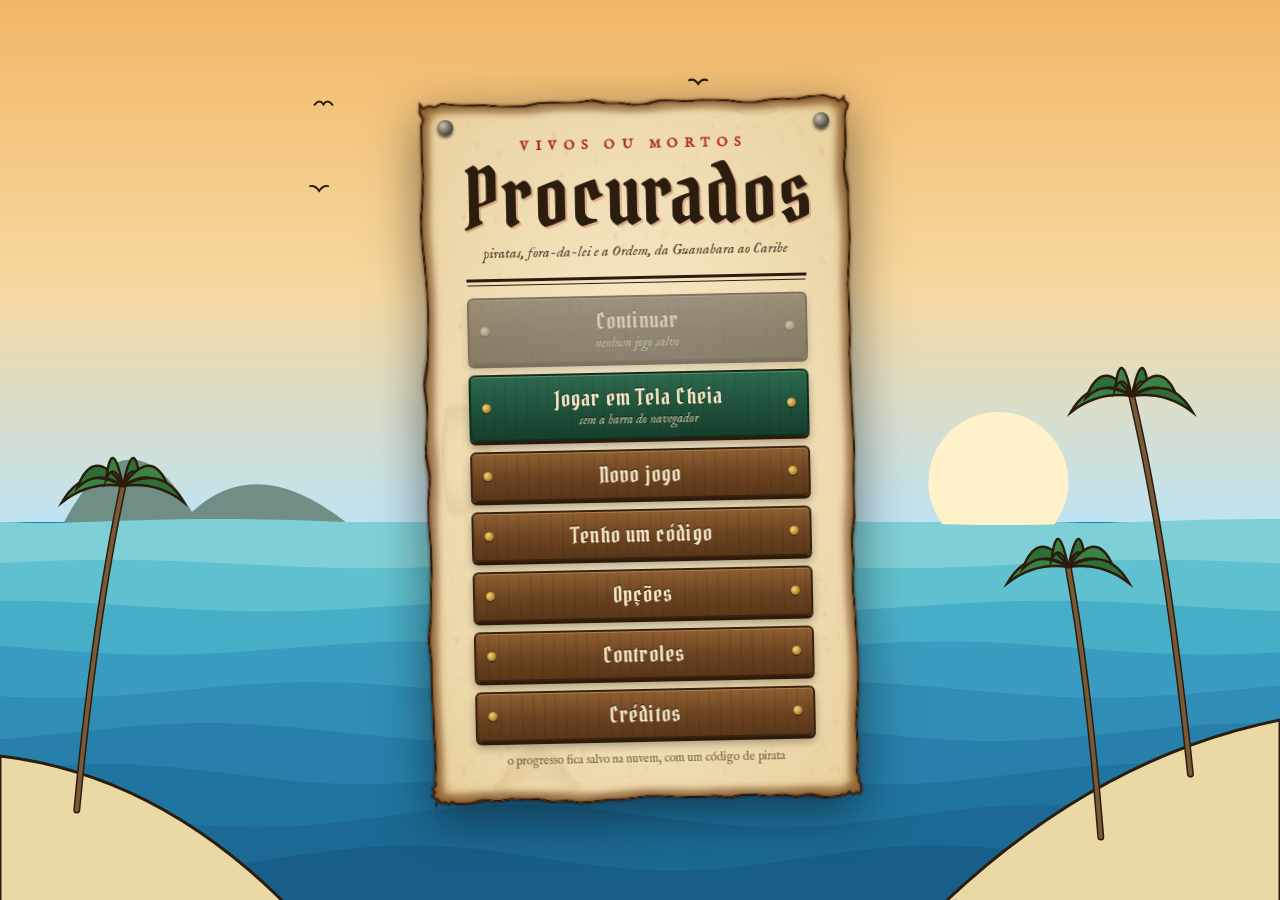
<file: menu.html>
<!doctype html>
<html lang="pt-BR">
<head>
<meta charset="utf-8">
<title>Procurados</title>
<meta name="viewport" content="width=device-width, initial-scale=1, maximum-scale=1, user-scalable=no, viewport-fit=cover">
<link rel="manifest" href="manifest.webmanifest">
<script>if ('serviceWorker' in navigator && (location.protocol === 'https:' || location.hostname === 'localhost')) addEventListener('load', () => navigator.serviceWorker.register('sw.js').catch(() => {}));</script>
<meta name="theme-color" content="#2b1d0e">
<meta name="apple-mobile-web-app-capable" content="yes">
<meta name="mobile-web-app-capable" content="yes">
<meta name="apple-mobile-web-app-status-bar-style" content="black-translucent">
<meta name="apple-mobile-web-app-title" content="Procurados">
<link rel="apple-touch-icon" href="icones/icone-180.png">
<link rel="icon" href="icones/icone-192.png">
<link rel="stylesheet" href="fontes/fontes.css">
<style>
  :root { --papel: #f1e2bf; --papel2: #e6d0a2; --tinta: #2b1d0e; --madeira: #5e3a1e; --vermelho: #a8221a; --ouro: #d9a441; }
  * { box-sizing: border-box; }
  html, body { margin: 0; height: 100%; height: 100dvh; overflow: hidden; background: #1f86ad; font-family: var(--fonte-texto); color: var(--tinta); }
  #fundo { position: fixed; inset: 0; width: 100%; height: 100%; display: block; }
  .tela { position: fixed; inset: 0; display: none; place-items: center; padding: max(12px, var(--sa-top, env(safe-area-inset-top, 0px))) max(14px, var(--sa-right, env(safe-area-inset-right, 0px))) max(12px, var(--sa-bottom, env(safe-area-inset-bottom, 0px))) max(14px, var(--sa-left, env(safe-area-inset-left, 0px))); overflow-y: auto; -webkit-overflow-scrolling: touch; touch-action: pan-y; }
  .tela.ativa { display: grid; }
  .menu button.app-bt { background: repeating-linear-gradient(90deg, rgba(0,0,0,.05) 0 2px, transparent 2px 11px), linear-gradient(#2d6a4f, #1f513b 55%, #173f2d); border-color: #102d20; }
  @media (max-height: 460px) {
    .cartaz { border-width: 18px; padding: 8px 14px 8px; }
    .titulo h1 { font-size: clamp(34px, 7vw, 48px); margin: 2px 0; }
    .titulo p { display: none; }
    .filete { margin: 8px 0; }
    .menu { display: grid; grid-template-columns: repeat(2, 1fr); gap: 6px 10px; }
    .menu button { margin: 0; padding: 6px 24px; font-size: 18px; }
    .menu #bContinuar, .menu #bTelaCheiaApp { grid-column: span 2; }
    #inicio .cartaz { width: min(560px, 96vw); }
    .rodape { margin-top: 6px; font-size: 11px; }
  }

  /* o cartaz de procurado: papel com as bordas queimadas, pregado com dois cravos */
  .cartaz { position: relative; border-style: solid; border-width: 28px; border-color: transparent; border-image: var(--pergaminho) 64 fill / 28px stretch;
    filter: drop-shadow(0 14px 26px rgba(0,0,0,.5)); padding: 14px 22px 12px; transform: rotate(-1.2deg); }
  .cartaz::before, .cartaz::after { content: ''; position: absolute; top: -6px; width: 16px; height: 16px; border-radius: 50%; background: radial-gradient(circle at 35% 35%, #c9c2b0, #5a554c 60%, #2e2b26); box-shadow: 0 2px 3px rgba(0,0,0,.6); }
  .cartaz::before { left: -4px; } .cartaz::after { right: -4px; }
  .titulo { text-align: center; }
  .titulo small { display: block; letter-spacing: .5em; font-size: 13px; color: var(--vermelho); font-weight: bold; }
  .titulo h1 { margin: 6px 0 2px; font-family: var(--fonte-titulo); font-size: clamp(48px, 9vw, 82px); line-height: .9; letter-spacing: .02em; font-weight: normal; text-shadow: 2px 2px 0 rgba(168, 34, 26, .25); }
  .titulo p { margin: 8px 0 0; font-style: italic; font-size: 15px; opacity: .8; }
  .filete { height: 3px; background: var(--tinta); margin: 16px 0; box-shadow: 0 5px 0 -1px var(--tinta); }

  /* botões: tábuas de madeira com cravos de latão */
  #inicio .cartaz { width: min(440px, 100%); }
  .menu button, .botao { position: relative; display: block; width: 100%; margin: 10px 0; padding: 9px 34px; cursor: pointer;
    font: 22px var(--fonte-titulo); letter-spacing: .05em; color: #f6e7c4; text-shadow: 0 -1px 0 rgba(0,0,0,.7);
    background: repeating-linear-gradient(90deg, rgba(0,0,0,.06) 0 2px, transparent 2px 11px), linear-gradient(#8f5f31, #6b4321 55%, #5a3719);
    border: 2px solid #3a220e; border-radius: 6px; box-shadow: inset 0 1px 0 rgba(255,220,160,.28), 0 3px 0 #2e1a09, 0 6px 9px rgba(0,0,0,.3); transition: transform .12s, filter .12s, box-shadow .12s; }
  .menu button::before, .menu button::after, .botao::before, .botao::after { content: ''; position: absolute; top: 50%; width: 9px; height: 9px; margin-top: -4.5px; border-radius: 50%;
    background: radial-gradient(circle at 35% 35%, #f3d77a, #b8892f 60%, #6e4f17); box-shadow: 0 1px 1px rgba(0,0,0,.6); }
  .menu button::before, .botao::before { left: 11px; } .menu button::after, .botao::after { right: 11px; }
  .menu button:hover:not(:disabled), .botao:hover:not(:disabled), .menu button:focus-visible, .botao:focus-visible { transform: translateY(-2px); filter: brightness(1.12); outline: none; }
  .menu button:active:not(:disabled), .botao:active:not(:disabled) { transform: translateY(2px); box-shadow: inset 0 1px 0 rgba(255,220,160,.2), 0 1px 0 #2e1a09; }
  .menu button:disabled, .botao:disabled { filter: grayscale(.8) brightness(.8); opacity: .55; cursor: default; }
  .menu button small { display: block; font: italic 13px var(--fonte-texto); letter-spacing: 0; color: #ead9b4; opacity: .85; }
  .rodape { text-align: center; font-size: 12px; opacity: .65; margin-top: 12px; }

  /* criar personagem: duas colunas que cabem na tela */
  #novo .cartaz { width: min(1020px, 100%); max-height: calc(100dvh - 24px); display: grid; grid-template-columns: minmax(190px, 280px) 1fr; grid-template-rows: minmax(0, 1fr); gap: 20px; transform: rotate(-.6deg); }
  @media (max-width: 560px) { #novo .cartaz { grid-template-columns: 1fr; max-height: none; } }
  @media (max-height: 640px) { .procurado b.big { font-size: 34px; } .procurado .nome { font-size: 24px; } }
  .procurado { text-align: center; border: 3px double var(--tinta); padding: 10px 10px 12px; align-self: start; }
  .procurado b.big { display: block; font-family: var(--fonte-titulo); font-weight: normal; font-size: 46px; letter-spacing: .06em; line-height: 1; }
  .procurado .quadro { margin: 8px auto; width: 100%; max-width: 240px; max-height: 42vh; aspect-ratio: 240 / 290; border: 3px solid var(--tinta); background: radial-gradient(#efe1bd, #ddc792); display: grid; place-items: end center; overflow: hidden; }
  .procurado canvas { display: block; width: 100%; height: 100%; object-fit: contain; object-position: bottom; }
  .procurado .nome { font: 30px var(--fonte-titulo); min-height: 34px; word-break: break-word; }
  .procurado .recompensa { font-size: 13px; letter-spacing: .1em; margin-top: 2px; }
  .procurado .recompensa b { display: block; font: 24px var(--fonte-titulo); color: var(--vermelho); letter-spacing: .02em; }
  .direita { display: flex; flex-direction: column; min-height: 0; overflow: hidden; }
  .opcoes { overflow-y: auto; flex: 1; min-height: 0; padding-right: 8px; }
  .campo { margin-bottom: 11px; }
  .campo > label { display: block; font-weight: bold; font-size: 13px; letter-spacing: .12em; margin-bottom: 5px; }
  input[type=text] { width: 100%; padding: 7px 10px; font: 22px var(--fonte-titulo); color: var(--tinta); background: rgba(255,255,255,.35); border: none; border-bottom: 2px solid var(--tinta); border-radius: 0; outline: none; }
  input[type=text]:focus { background: rgba(255,255,255,.55); }
  .amostras { display: flex; gap: 7px; flex-wrap: wrap; }
  .amostras button { width: 32px; height: 32px; border-radius: 50%; border: 2px solid var(--tinta); cursor: pointer; padding: 0; font: 11px var(--fonte-texto); }
  .amostras button.sel { box-shadow: 0 0 0 3px #f1e2bf, 0 0 0 5px var(--vermelho); }
  .amostras.texto button { width: auto; border-radius: 3px; padding: 4px 11px; background: rgba(255,255,255,.3); font-size: 15px; border: 1.5px solid rgba(43,29,14,.6); }
  .amostras.texto button.sel { background: var(--tinta); color: #f1e2bf; box-shadow: none; }
  .cidades { display: grid; grid-template-columns: repeat(auto-fill, minmax(120px, 1fr)); gap: 6px; }
  @media (max-width: 900px) { .cidades { grid-template-columns: repeat(2, 1fr); } }
  .cidade { position: relative; text-align: left; padding: 6px 9px; border: 1.5px solid rgba(43,29,14,.6); border-radius: 3px; background: rgba(255,255,255,.3); cursor: pointer; font: 13px var(--fonte-texto); color: var(--tinta); }
  .cidade b { font: 18px var(--fonte-titulo); font-weight: normal; } .cidade i { display: block; font-size: 12px; opacity: .75; }
  .cidade .dif { letter-spacing: 2px; color: var(--vermelho); font-size: 12px; }
  .cidade.sel { background: var(--tinta); color: #f1e2bf; } .cidade.sel .dif { color: var(--ouro); }
  .cidade:disabled { opacity: .45; cursor: default; }
  .cidade em { position: absolute; top: 5px; right: 6px; font-size: 10px; font-style: normal; border: 1px solid currentColor; padding: 0 4px; border-radius: 2px; }
  #descCidade { font-style: italic; font-size: 14px; margin-top: 5px; min-height: 18px; }
  .acoes { display: flex; gap: 12px; margin-top: 12px; padding-top: 10px; border-top: 2px solid rgba(43,29,14,.3); } .acoes .botao { margin: 0; }
  .acoes .botao.principal { flex: 1.6; padding-right: 54px; }
  .acoes .botao.principal::after { width: 34px; height: 34px; margin-top: -17px; right: 8px; border-radius: 50% 46% 52% 48%; transform: rotate(-12deg);
    background: radial-gradient(circle at 36% 34%, #e0574a, #a3231a 58%, #6e130d); box-shadow: 0 2px 3px rgba(0,0,0,.55), inset 0 0 0 4px rgba(0,0,0,.15); }

  /* telas simples */
  .simples .cartaz { width: min(540px, 100%); }
  .simples h2 { margin: 0 0 10px; text-align: center; font-family: var(--fonte-titulo); font-weight: normal; font-size: 38px; letter-spacing: .05em; }
  table { width: 100%; border-collapse: collapse; font-size: 15px; }
  td { padding: 5px 4px; border-bottom: 1px dashed rgba(43,29,14,.35); } td:first-child { font-weight: bold; white-space: nowrap; width: 40%; }
  .linha { display: flex; justify-content: space-between; align-items: center; margin: 12px 0; font-size: 16px; }
  .aviso { font-size: 13px; color: var(--vermelho); text-align: center; min-height: 18px; }
</style>
<script type="importmap">{ "imports": { "three": "./lib/three.module.min.js" } }</script>
</head>
<body>
<canvas id="fundo"></canvas>
<script src="js/pergaminho.js"></script>

<!-- tela inicial -->
<section id="inicio" class="tela ativa">
  <div class="cartaz">
    <div class="titulo"><small>VIVOS OU MORTOS</small><h1>Procurados</h1><p>piratas, fora-da-lei e a Ordem, da Guanabara ao Caribe</p></div>
    <div class="filete"></div>
    <div class="menu">
      <button id="bContinuar" disabled>Continuar<small id="bContinuarInfo"></small></button>
      <button id="bTelaCheiaApp" class="app-bt" hidden>Jogar em Tela Cheia<small id="bTelaCheiaSub">sem a barra do navegador</small></button>
      <button data-ir="novo">Novo jogo</button>
      <button data-ir="codigo" id="bCodigo" hidden>Tenho um código</button>
      <button data-ir="opcoes">Opções</button>
      <button data-ir="controles">Controles</button>
      <button data-ir="creditos">Créditos</button>
    </div>
    <div class="rodape" id="rodape">protótipo · tudo é salvo neste navegador</div>
  </div>
</section>

<!-- criar personagem -->
<section id="novo" class="tela">
  <div class="cartaz">
    <div class="procurado">
      <b class="big">PROCURADO</b>
      <div class="quadro"><canvas id="retrato" width="240" height="290"></canvas></div>
      <div class="nome" id="cNome">—</div>
      <div class="recompensa">RECOMPENSA<b>ninguém ainda</b></div>
      <div style="font-size:12px;margin-top:8px;font-style:italic;opacity:.75">Você nasce sem lado. O primeiro cartaz depende do que fizer.</div>
    </div>
    <div class="direita"><div class="opcoes">
      <div class="campo"><label for="nome">NOME</label><input type="text" id="nome" maxlength="20" placeholder="Como vão te chamar?" autocomplete="off"></div>
      <div class="campo"><label for="arroba">SEU @ DO INSTAGRAM <small style="opacity:.7">(para ganhar seu lote: comente no Reel do @procurados2027 e use o mesmo @ aqui)</small></label><input type="text" id="arroba" maxlength="31" placeholder="@seuperfil" autocomplete="off" spellcheck="false"></div>
      <div id="pecas"><div class="aviso" style="color:inherit;opacity:.7">carregando as peças do personagem…</div></div>
      <div class="campo"><label>ONDE VOCÊ NASCE</label><div class="cidades" id="cidades"></div><div id="descCidade"></div></div>
      </div>
      <div class="aviso" id="avisoNovo"></div>
      <div class="acoes"><button class="botao" data-ir="inicio">Voltar</button><button class="botao principal" id="bComecar">Acordar na praia</button></div>
    </div>
  </div>
</section>

<!-- opções -->
<section id="opcoes" class="tela simples">
  <div class="cartaz">
    <h2>OPÇÕES</h2>
    <div class="linha"><span>Qualidade gráfica</span><div class="amostras texto" id="qualidade"></div></div>
    <div class="linha"><span>Mostrar quadros por segundo</span><input type="checkbox" id="qps"></div>
    <div class="filete"></div>
    <div class="linha"><span>Apagar personagem e progresso</span><button class="botao" id="bApagar" style="width:auto;margin:0">Apagar</button></div>
    <div class="aviso" id="avisoOpcoes"></div>
    <div class="acoes"><button class="botao" data-ir="inicio">Voltar</button></div>
  </div>
</section>

<!-- controles -->
<section id="controles" class="tela simples">
  <div class="cartaz">
    <h2>CONTROLES</h2>
    <table>
      <tr><td class="numeros">W A S D</td><td>andar (setas também)</td></tr>
      <tr><td class="numeros">Shift</td><td>correr (gasta fôlego)</td></tr>
      <tr><td class="numeros">E</td><td>pegar, cortar, catar, usar o objeto aceso</td></tr>
      <tr><td class="numeros">Clique</td><td>atacar na direção do mouse</td></tr>
      <tr><td class="numeros">Espaço</td><td>esquivar (gasta fôlego)</td></tr>
      <tr><td class="numeros">1 a 9 · rodinha</td><td>escolher o atalho da barra (comida se usa na hora)</td></tr>
      <tr><td class="numeros">Q</td><td>próxima arma da barra</td></tr>
      <tr><td class="numeros">Tab ou C</td><td>bolsa e oficina (arraste itens para a barra)</td></tr>
      <tr><td class="numeros">J</td><td>diário de bordo</td></tr>
      <tr><td class="numeros">Ctrl + rodinha · + −</td><td>zoom</td></tr>
      <tr><td class="numeros">F1</td><td>mostrar ou esconder a ajuda</td></tr>
      <tr><td class="numeros">Esc</td><td>pausa</td></tr>
      <tr><td class="numeros">No mar</td><td>W/S vela, A/D leme, E desembarca na sua praia</td></tr>
      <tr><td class="numeros">B · R · X</td><td>dentro de casa: mobiliar, girar o móvel, desmontar</td></tr>
      <tr><td class="numeros">No celular</td><td>tela deitada; joystick flutuante à esquerda, botões à direita. Toque em ⚔ para auto-mirar ou arraste em ⚔ para mirar (ótimo com arco). Pinça dá zoom; segure num item da barra para tirar</td></tr>
    </table>
    <div class="acoes"><button class="botao" data-ir="inicio">Voltar</button></div>
  </div>
</section>

<!-- créditos -->
<section id="codigo" class="tela simples">
  <div class="cartaz">
    <h2>CÓDIGO DE PIRATA</h2>
    <p style="text-align:center">Digite o código que aparece na pausa do jogo para trazer o seu personagem para este aparelho.</p>
    <p style="text-align:center"><input id="campoCodigo" maxlength="20" autocomplete="off" spellcheck="false" placeholder="XXXX-XXXX-XXXX" style="font: 24px Palatino, serif; letter-spacing: .1em; text-align: center; width: min(320px, 80vw); padding: 6px; text-transform: uppercase"></p>
    <p id="avisoCodigo" style="text-align:center; min-height: 1.4em"></p>
    <div class="acoes"><button class="botao" data-ir="inicio">Voltar</button><button class="botao principal" id="bCarregarCodigo">Carregar</button></div>
  </div>
</section>

<section id="creditos" class="tela simples">
  <div class="cartaz">
    <h2>CRÉDITOS</h2>
    <table>
      <tr><td>Criação e direção de arte</td><td>Tiago</td></tr>
      <tr><td>Código e propostas</td><td>Claude</td></tr>
      <tr><td>Motor 3D</td><td>Three.js</td></tr>
      <tr><td>Modelos (CC0)</td><td>Kenney, Quaternius, Kay Lousberg (KayKit)</td></tr>
      <tr><td>Bichos (CC-BY 3.0)</td><td>Capivara, cateto, tatu, jacaré, jararaca, caranguejo e quati: Poly by Google, via Poly Pizza</td></tr>
      <tr><td>Itens (CC-BY 3.0)</td><td>Chapéu: Republic Clone · Carne: S. Paul Michael · Clava, pote e dente: Poly by Google · via Poly Pizza</td></tr>
      <tr><td>Inspiração</td><td>Dofus, Diablo, ARK, Albion Online e o folclore da América do Sul</td></tr>
    </table>
    <div class="acoes"><button class="botao" data-ir="inicio">Voltar</button></div>
  </div>
</section>

<script type="module">
import { desenharBoneco, APARENCIA_PADRAO, CIDADES, salvo } from './js/boneco.js';
import { nuvemAtiva, baixarNuvem, codigoDoJogador, formatar, novoCodigo } from './js/nuvem.js';
import { criarFabrica, SEXOS, AMOSTRA_PELE, CABELOS, CORES_CABELO, COMPOSICAO_PADRAO, QUADRO } from './js/fabrica.js';
import { ehToque, ehIOS, instalado, telaCheia, abrirGuiaTelaCheia, instalarApp, obterPromptInstalacao, observarTela, medidasTela } from './js/toque.js';

// botão de tela cheia / app no celular (some quando já aberto como App na tela inicial)
{
  const bt = document.getElementById('bTelaCheiaApp'), sub = document.getElementById('bTelaCheiaSub');
  const atualizarAppBt = () => {
    if (!ehToque || instalado) { bt.hidden = true; return; }
    bt.hidden = false;
    if (ehIOS) {
      bt.firstChild.textContent = 'Jogar em Tela Cheia (App)';
      sub.textContent = 'esconda a barra do Safari em 2 toques';
      bt.onclick = () => abrirGuiaTelaCheia();
    } else if (obterPromptInstalacao()) {
      bt.firstChild.textContent = 'Instalar App (Tela Cheia)';
      sub.textContent = 'abre direto sem barra do navegador';
      bt.onclick = async () => { if (await instalarApp()) bt.hidden = true; };
    } else {
      bt.firstChild.textContent = 'Entrar em Tela Cheia';
      sub.textContent = 'esconder a barra do navegador';
      bt.onclick = () => telaCheia();
    }
  };
  atualizarAppBt();
  addEventListener('cap-instalar-pronto', atualizarAppBt);
}

// ---------- navegação entre telas
function ir(id) { document.querySelectorAll('.tela').forEach((s) => s.classList.toggle('ativa', s.id === id)); const f = document.querySelector('#' + id + ' button:not(:disabled), #' + id + ' input'); if (f) f.focus({ preventScroll: true }); }
document.querySelectorAll('[data-ir]').forEach((b) => b.addEventListener('click', () => ir(b.dataset.ir)));
addEventListener('keydown', (e) => { if (e.key === 'Escape' && !document.getElementById('inicio').classList.contains('ativa')) ir('inicio'); });

// ---------- continuar
function atualizarContinuar() {
  const j = salvo.jogador(), b = document.getElementById('bContinuar');
  b.disabled = !j; document.getElementById('bContinuarInfo').textContent = j ? `${j.nome} · ${CIDADES.find((c) => c.id === j.cidade)?.nome || ''}` : 'nenhum jogo salvo';
}
// save na nuvem: mostra o código e deixa trazer um personagem de outro aparelho
if (nuvemAtiva) {
  document.getElementById('bCodigo').hidden = false;
  if (salvo.jogador()) document.getElementById('rodape').innerHTML = 'salvo na nuvem · seu código: <b style="font-family: Palatino, serif; letter-spacing: .06em">' + formatar(codigoDoJogador()) + '</b>';
  else document.getElementById('rodape').textContent = 'o progresso fica salvo na nuvem, com um código de pirata';
}
document.getElementById('bCarregarCodigo').onclick = async () => {
  const el = document.getElementById('avisoCodigo'), b = document.getElementById('bCarregarCodigo'), txt = document.getElementById('campoCodigo').value;
  const atual = salvo.jogador();
  el.textContent = 'Procurando…';
  try {
    const d = await baixarNuvem(txt);
    if (!d) { el.textContent = 'Nenhum pirata com esse código. Confira as letras.'; return; }
    if (atual && atual.codigo !== d.jogador.codigo && !b.dataset.confirma) { b.dataset.confirma = '1'; el.textContent = `Achei ${d.jogador.nome}. Este aparelho já tem ${atual.nome}: clique em Carregar de novo para trocar.`; setTimeout(() => delete b.dataset.confirma, 6000); return; }
    salvo.salvarJogador(d.jogador); salvo.salvarProgresso(d.progresso || null);
    el.textContent = 'Bem-vindo de volta, ' + d.jogador.nome + '!';
    setTimeout(() => (location.href = ({ mar: 'mar.html', carta: 'carta.html' })[d.progresso?.local] || 'terra.html'), 700);
  } catch (e) { console.error(e); el.textContent = 'Não consegui falar com o servidor. Tente de novo em instantes.'; }
};
document.getElementById('campoCodigo').addEventListener('keydown', (e) => { if (e.key === 'Enter') document.getElementById('bCarregarCodigo').click(); });
document.getElementById('bContinuar').onclick = () => (location.href = ({ mar: 'mar.html', carta: 'carta.html' })[salvo.progresso()?.local] || 'terra.html');
atualizarContinuar();

// ---------- criar personagem
const ap = { ...APARENCIA_PADRAO };
const comp = { ...COMPOSICAO_PADRAO };
let cidade = 'niteroi', fabrica = null;
const retrato = document.getElementById('retrato'), rctx = retrato.getContext('2d');
const foto = document.createElement('canvas'); foto.width = QUADRO.l; foto.height = QUADRO.a; const fotoCtx = foto.getContext('2d');
const GIRO = [7, 7, 7, 0, 1, 2, 3, 4, 5, 6];   // fica de frente um pouco e dá uma volta
let giro = 0;
setInterval(() => { if (fabrica && document.getElementById('novo').classList.contains('ativa')) { giro++; desenharRetrato(); } }, 420);
function desenharRetrato() {
  rctx.clearRect(0, 0, retrato.width, retrato.height);
  if (fabrica) {   // foto do personagem montado, ampliada
    fotoCtx.clearRect(0, 0, foto.width, foto.height); fabrica.retrato(comp, fotoCtx, 0, 0, GIRO[giro % GIRO.length]);
    const e = 2.05; rctx.drawImage(foto, (retrato.width - foto.width * e) / 2, retrato.height - foto.height * e + 46, foto.width * e, foto.height * e);
  } else { rctx.save(); rctx.translate(100 - 64 * 1.3, 230 - 192 * 1.3 + 12); rctx.scale(1.3, 1.3); desenharBoneco(rctx, 'frente', 0, ap); rctx.restore(); }
}
function montarSeletores() {
  // o náufrago acorda sem nada: escolhe-se só o corpo, o cabelo e a barba
  const caixa = document.getElementById('pecas'); caixa.innerHTML = '';
  const campo = (rotulo, opcoes, atual, aoEscolher, cores) => {
    const c = document.createElement('div'); c.className = 'campo'; c.innerHTML = `<label>${rotulo}</label>`;
    const linha = document.createElement('div'); linha.className = 'amostras' + (cores ? '' : ' texto');
    opcoes.forEach((rot, i) => {
      const b = document.createElement('button'); b.type = 'button';
      if (cores) { b.style.background = cores[i]; b.title = rot; } else b.textContent = rot;
      if (atual === i) b.classList.add('sel');
      b.onclick = () => { aoEscolher(i); montarSeletores(); desenharRetrato(); };
      linha.appendChild(b);
    });
    c.appendChild(linha); caixa.appendChild(c);
  };
  campo('SEXO', SEXOS.map((s) => s[1]), SEXOS.findIndex((s) => s[0] === comp.sexo), (i) => { comp.sexo = SEXOS[i][0]; comp.cabelo = 0; comp.barba = comp.sexo === 'm' && comp.barba; });
  campo('TOM DE PELE', AMOSTRA_PELE.map((_, i) => 'tom ' + (i + 1)), comp.pele, (i) => (comp.pele = i), AMOSTRA_PELE);
  campo('CABELO', CABELOS[comp.sexo].map((c) => c[1]), comp.cabelo, (i) => (comp.cabelo = i));
  campo('COR DO CABELO', ['preto', 'castanho', 'ruivo', 'loiro', 'grisalho'], comp.corCabelo, (i) => (comp.corCabelo = i), CORES_CABELO);
  if (comp.sexo === 'm') campo('BARBA', ['sem barba', 'com barba'], comp.barba ? 1 : 0, (i) => (comp.barba = i === 1));
  const nota = document.createElement('div'); nota.className = 'aviso'; nota.style.cssText = 'color:inherit;opacity:.7;font-style:italic;text-align:left';
  nota.textContent = 'Você acorda na praia só com a roupa do corpo. Tudo o mais se acha ou se faz.'; caixa.appendChild(nota);
}
criarFabrica().then((f) => { fabrica = f; montarSeletores(); desenharRetrato(); })
  .catch((e) => { console.error(e); document.getElementById('pecas').innerHTML = '<div class="aviso">Não consegui carregar as peças (abra pelo servidor local).</div>'; });
const elCidades = document.getElementById('cidades');
for (const c of CIDADES) {
  const b = document.createElement('button'); b.type = 'button'; b.className = 'cidade' + (c.id === cidade ? ' sel' : ''); b.disabled = !c.aberta;
  b.innerHTML = `${c.aberta ? '' : '<em>em breve</em>'}<b>${c.nome}</b><i>${c.regiao}</i><span class="dif">${'★'.repeat(c.dif)}${'☆'.repeat(5 - c.dif)}</span>`;
  b.title = c.desc;
  b.onclick = () => { cidade = c.id; elCidades.querySelectorAll('.cidade').forEach((x) => x.classList.toggle('sel', x === b)); document.getElementById('descCidade').textContent = c.desc; };
  if (c.id === cidade) setTimeout(() => (document.getElementById('descCidade').textContent = c.desc));
  elCidades.appendChild(b);
}
const elNome = document.getElementById('nome'), elCNome = document.getElementById('cNome');
elNome.addEventListener('input', () => (elCNome.textContent = elNome.value.trim() || '—'));
document.getElementById('bComecar').onclick = () => {
  const nome = elNome.value.trim();
  if (nome.length < 2) { document.getElementById('avisoNovo').textContent = 'Escolha um nome com pelo menos 2 letras.'; elNome.focus(); return; }
  const atual = salvo.jogador();
  // confirmação dentro da página (a página publicada não pode abrir janelas de confirmação do navegador)
  const bc = document.getElementById('bComecar');
  if (atual && !bc.dataset.confirma) { bc.dataset.confirma = '1'; document.getElementById('avisoNovo').textContent = `Já existe um jogo salvo (${atual.nome}). Clique de novo em Acordar na praia para começar outro e apagar esse progresso.`; setTimeout(() => { delete bc.dataset.confirma; }, 6000); return; }
  salvo.apagarTudo();
  // personagem novo no mesmo aparelho: continua com o mesmo código de pirata e o mesmo lote (um lote por pessoa)
  if (!salvo.salvarJogador({ nome, aparencia: { ...ap, personagem: { ...comp } }, cidade, criado: Date.now(), codigo: atual?.codigo || novoCodigo(), lote: atual?.lote || null, instagram: (document.getElementById('arroba').value || '').trim().toLowerCase().replace(/^@/, '').replace(/[^a-z0-9._]/g, '').slice(0, 30) || null })) document.getElementById('avisoNovo').textContent = 'Este navegador não deixou salvar; o jogo abre, mas não vai lembrar de você.';
  location.href = 'terra.html';
};
elNome.addEventListener('keydown', (e) => { if (e.key === 'Enter') document.getElementById('bComecar').click(); });
desenharRetrato();

// ---------- opções
const op = salvo.opcoes();
const elQual = document.getElementById('qualidade');
for (const [v, txt] of [['baixa', 'baixa'], ['media', 'média'], ['alta', 'alta']]) {
  const b = document.createElement('button'); b.type = 'button'; b.textContent = txt; if (op.qualidade === v) b.classList.add('sel');
  b.onclick = () => { op.qualidade = v; salvo.salvarOpcoes(op); elQual.querySelectorAll('button').forEach((x) => x.classList.toggle('sel', x === b)); };
  elQual.appendChild(b);
}
const elQps = document.getElementById('qps'); elQps.checked = op.mostrarQps;
elQps.onchange = () => { op.mostrarQps = elQps.checked; salvo.salvarOpcoes(op); };
document.getElementById('bApagar').onclick = () => {
  if (!salvo.jogador()) { document.getElementById('avisoOpcoes').textContent = 'Não há jogo salvo.'; return; }
  const ba = document.getElementById('bApagar');
  if (!ba.dataset.confirma) { ba.dataset.confirma = '1'; ba.textContent = 'Confirmar'; document.getElementById('avisoOpcoes').textContent = 'Clique em Confirmar para apagar o personagem e todo o progresso. Não dá para desfazer.'; setTimeout(() => { delete ba.dataset.confirma; ba.textContent = 'Apagar'; }, 6000); return; }
  delete ba.dataset.confirma; ba.textContent = 'Apagar';
  salvo.apagarTudo(); atualizarContinuar(); document.getElementById('avisoOpcoes').textContent = 'Apagado.';
};

// ---------- fundo animado: céu, sol, ilha com coqueiros e mar em faixas (pintado, sem 3D, leve)
const cv = document.getElementById('fundo'), c = cv.getContext('2d');
let telaW = innerWidth, telaH = innerHeight;
function tamanho() { const m = medidasTela(), r = Math.min(devicePixelRatio, 1.5); telaW = m.w; telaH = m.h; cv.width = telaW * r; cv.height = telaH * r; c.setTransform(r, 0, 0, r, 0, 0); }
observarTela(tamanho); tamanho();
const gaivotas = Array.from({ length: 5 }, (_, k) => ({ x: Math.random() * innerWidth, y: 60 + Math.random() * 140, v: 18 + Math.random() * 14, f: Math.random() * 6 }));
let t0 = performance.now();
function coqueiro(x, y, h, inc) {
  c.strokeStyle = '#2b1d0e'; c.lineWidth = 7; c.lineCap = 'round';
  c.beginPath(); c.moveTo(x, y); c.quadraticCurveTo(x + inc * 0.4, y - h * 0.6, x + inc, y - h); c.stroke();
  c.strokeStyle = '#7a5a36'; c.lineWidth = 4; c.stroke();
  for (let k = 0; k < 6; k++) {
    const a = -Math.PI / 2 + (k - 2.5) * 0.55, tx = x + inc, ty = y - h;
    c.fillStyle = k % 2 ? '#2f6f35' : '#3c8244'; c.strokeStyle = '#2b1d0e'; c.lineWidth = 2.5;
    c.beginPath(); c.moveTo(tx, ty); c.quadraticCurveTo(tx + Math.cos(a) * 40, ty + Math.sin(a) * 40 - 14, tx + Math.cos(a) * 62, ty + Math.sin(a) * 30 + 22);
    c.quadraticCurveTo(tx + Math.cos(a) * 34, ty + Math.sin(a) * 26, tx, ty); c.fill(); c.stroke();
  }
}
function fundo(agora) {
  requestAnimationFrame(fundo);
  const t = (agora - t0) / 1000, W = telaW, H = telaH, mar = H * 0.58;
  const ceu = c.createLinearGradient(0, 0, 0, mar); ceu.addColorStop(0, '#f2b766'); ceu.addColorStop(0.55, '#f7d9a0'); ceu.addColorStop(1, '#bfe3f2');
  c.fillStyle = ceu; c.fillRect(0, 0, W, mar);
  c.fillStyle = '#fff1c9'; c.beginPath(); c.arc(W * 0.78, mar - 40, 70, 0, 6.3); c.fill();
  // ilha distante (Pão de Açúcar estilizado)
  c.fillStyle = '#6f8f86'; c.beginPath(); c.moveTo(W * 0.05, mar); c.quadraticCurveTo(W * 0.1, mar - 120, W * 0.15, mar - 10); c.quadraticCurveTo(W * 0.2, mar - 70, W * 0.27, mar); c.fill();
  // mar em faixas
  for (let k = 0; k < 9; k++) {
    const y = mar + k * (H - mar) / 9, cor = ['#7fd0d6', '#5fc1cf', '#47aec8', '#3a9cc0', '#2f8db6', '#2680ab', '#1f74a0', '#1b6994', '#175f88'][k];
    c.fillStyle = cor; c.beginPath(); c.moveTo(0, H);
    for (let x = 0; x <= W + 20; x += 20) c.lineTo(x, y + Math.sin(x * 0.012 + t * (0.6 + k * 0.08) + k) * (3 + k * 1.2));
    c.lineTo(W, H); c.fill();
  }
  // navio ao longe balançando
  const nx = ((t * 12) % (W + 200)) - 100, ny = mar + 8 + Math.sin(t * 1.3) * 2;
  c.save(); c.translate(nx, ny); c.rotate(Math.sin(t * 1.1) * 0.04); c.fillStyle = '#2b1d0e';
  c.beginPath(); c.moveTo(-26, 0); c.lineTo(26, 0); c.lineTo(18, 9); c.lineTo(-20, 9); c.fill(); c.fillRect(-1, -40, 2.5, 40);
  c.beginPath(); c.moveTo(2, -36); c.lineTo(22, -8); c.lineTo(2, -6); c.fill(); c.beginPath(); c.moveTo(-2, -32); c.lineTo(-20, -6); c.lineTo(-2, -6); c.fill(); c.restore();
  // praia e coqueiros na frente
  c.fillStyle = '#ead9a4'; c.strokeStyle = '#2b1d0e'; c.lineWidth = 3;
  c.beginPath(); c.moveTo(W, H); c.lineTo(W, H * 0.8); c.quadraticCurveTo(W * 0.86, H * 0.84, W * 0.74, H); c.fill(); c.stroke();
  c.beginPath(); c.moveTo(0, H); c.lineTo(0, H * 0.84); c.quadraticCurveTo(W * 0.12, H * 0.86, W * 0.22, H); c.fill(); c.stroke();
  coqueiro(W * 0.93, H * 0.86, H * 0.42, -60 + Math.sin(t * 0.8) * 4); coqueiro(W * 0.86, H * 0.93, H * 0.3, -30 + Math.sin(t * 0.9 + 1) * 3);
  coqueiro(W * 0.06, H * 0.9, H * 0.36, 50 + Math.sin(t * 0.7 + 2) * 4);
  // gaivotas
  c.strokeStyle = '#2b1d0e'; c.lineWidth = 2;
  for (const g of gaivotas) {
    g.x = (g.x + g.v / 60) % (W + 40); const asa = Math.sin(t * 6 + g.f) * 5;
    c.beginPath(); c.moveTo(g.x - 9, g.y - asa); c.quadraticCurveTo(g.x - 4, g.y - 6, g.x, g.y); c.quadraticCurveTo(g.x + 4, g.y - 6, g.x + 9, g.y - asa); c.stroke();
  }
}
requestAnimationFrame(fundo);
</script>
</body>
</html>
</file>
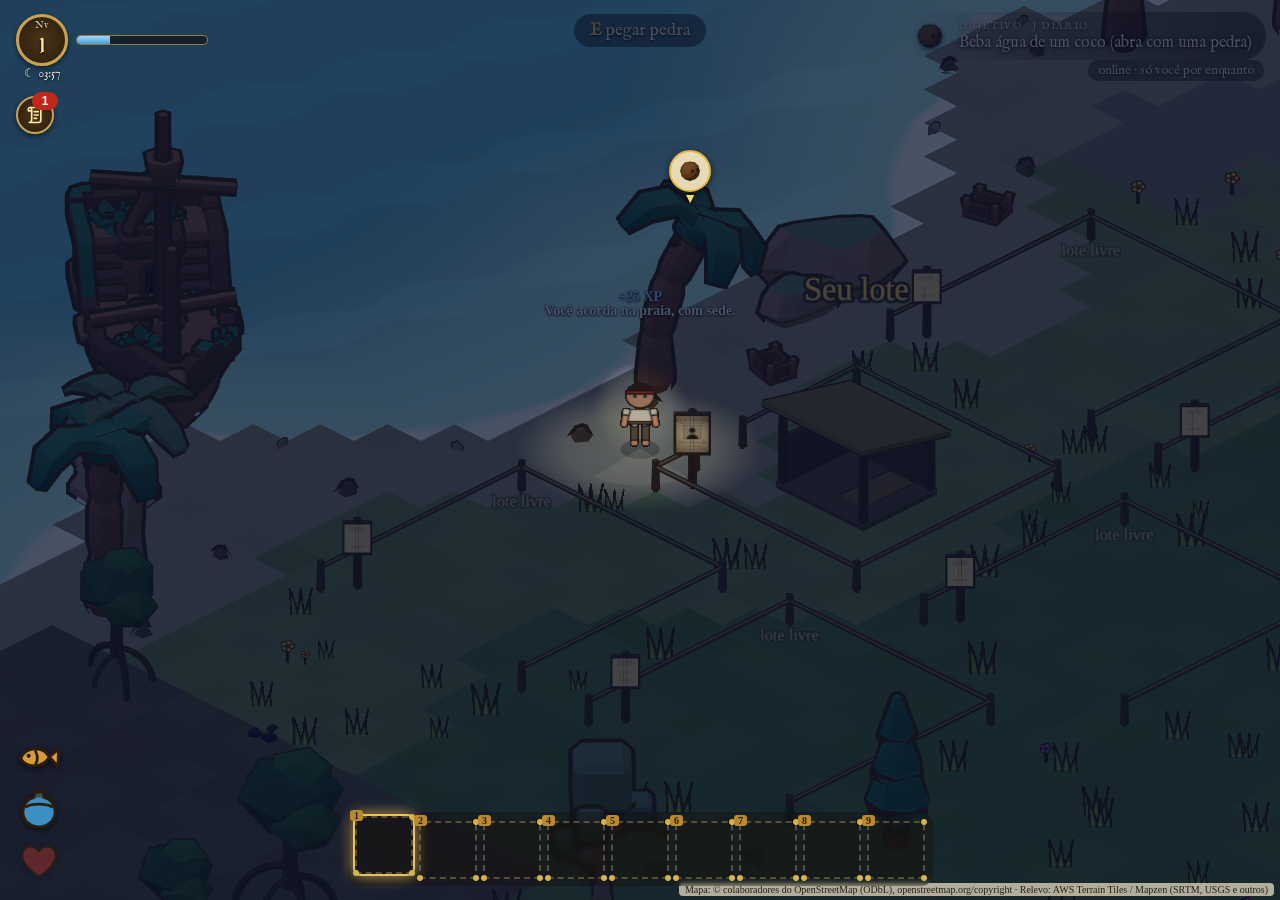
<file: terra.html>
<!doctype html>
<html lang="pt-BR">
<head>
<meta charset="utf-8">
<title>Procurados · terra isométrica (protótipo)</title>
<meta name="viewport" content="width=device-width, initial-scale=1, maximum-scale=1, user-scalable=no, viewport-fit=cover">
<link rel="manifest" href="manifest.webmanifest">
<meta name="theme-color" content="#2b1d0e">
<meta name="apple-mobile-web-app-capable" content="yes">
<meta name="mobile-web-app-capable" content="yes">
<meta name="apple-mobile-web-app-status-bar-style" content="black-translucent">
<meta name="apple-mobile-web-app-title" content="Procurados">
<link rel="apple-touch-icon" href="icones/icone-180.png">
<link rel="icon" href="icones/icone-192.png">
<link rel="stylesheet" href="fontes/fontes.css">
<style>
  html, body { margin: 0; height: 100%; height: 100dvh; overflow: hidden; background: #1f86ad; font-family: var(--fonte-texto); font-size: 15px; color: #2b1d0e; }
  #tela { position: fixed; inset: 0; width: 100%; height: 100%; display: block; }
  .painel { position: fixed; background: rgba(244, 232, 205, .92); border: 2px solid #5e3a1e; border-radius: 6px; padding: 10px 14px; box-shadow: 0 2px 10px rgba(0,0,0,.25); }
  /* objetivo: ícone do que fazer + uma linha, sem caixa */
  #objetivo { position: fixed; top: 12px; right: 14px; display: flex; align-items: center; gap: 8px; max-width: 380px; padding: 3px 14px 3px 4px; pointer-events: none;
    color: #fff3d6; font-size: 14px; text-shadow: 0 1px 3px #000, 0 0 8px rgba(0,0,0,.7); background: linear-gradient(to left, rgba(15,10,5,.5), rgba(15,10,5,0)); border-radius: 30px; transition: transform .3s; }
  #objetivo img { width: 42px; height: 42px; filter: drop-shadow(0 2px 3px rgba(0,0,0,.6)); }
  #objetivo small { display: block; font-size: 10px; letter-spacing: .14em; opacity: .75; }
  #objetivo.novo { transform: scale(1.12); }
  #objetivos { top: 64px; right: 14px; width: 270px; font-size: 13px; line-height: 1.55; pointer-events: none; display: none; z-index: 6; }
  #objetivos.aberto { display: block; }
  #objetivos h2 { margin: 0 0 4px; font-size: 14px; }
  #objetivos div.feito { opacity: .55; text-decoration: line-through; text-decoration-color: #3a1f0a; text-decoration-thickness: 2px; }
  #mochila { position: fixed; inset: 0; z-index: 7; display: none; place-items: center; background: rgba(20, 30, 40, .45); }
  #mochila.aberta { display: grid; }
  #mochila .caixa { background: #f4e8cd; border: 3px solid #5e3a1e; border-radius: 10px; box-shadow: 0 8px 34px rgba(0,0,0,.45); padding: 16px 20px 20px; width: min(760px, 94vw); max-height: 88vh; display: flex; flex-direction: column; }
  #mochila header { display: flex; justify-content: space-between; align-items: baseline; border-bottom: 2px solid rgba(94,58,30,.35); padding-bottom: 8px; margin-bottom: 12px; }
  #mochila header h2 { margin: 0; font-size: 20px; letter-spacing: .06em; }
  #mochila header span { font-size: 12px; opacity: .7; }
  #mochila .colunas { display: grid; grid-template-columns: auto 1fr; gap: 22px; min-height: 0; }
  #mochila h3 { margin: 0 0 8px; font-size: 12px; letter-spacing: .14em; opacity: .75; }
  #gradeBolsa { display: grid; grid-template-columns: repeat(5, 54px); gap: 9px; align-content: start; }
  #gradeBolsa .vazio { width: 54px; height: 54px; border: 2px dashed rgba(94,58,30,.3); border-radius: 6px; }
  #oficina { font-size: 13px; overflow-y: auto; -webkit-overflow-scrolling: touch; touch-action: pan-y; max-height: 70vh; padding-right: 4px; }
  #oficina button { display: grid; grid-template-columns: 40px 1fr; gap: 2px 8px; align-items: center; width: 100%; margin: 5px 0; padding: 5px 7px; text-align: left; font: inherit; background: #fbf4e2; border: 1.5px solid #5e3a1e; border-radius: 4px; cursor: pointer; color: #2b1d0e; }
  #oficina button:disabled { opacity: .5; cursor: default; }
  #oficina > button.pode { border-color: #5f8a3a; box-shadow: 0 0 0 1px #5f8a3a inset; }
  #oficina .abasOficina { display: flex; flex-wrap: wrap; gap: 4px; margin: 2px 0 6px; position: sticky; top: 0; background: #f4e8cd; padding-bottom: 4px; z-index: 1; }
  #oficina .abasOficina .aba { display: inline-flex !important; align-items: center; grid-template-columns: none !important; width: auto !important; margin: 0 !important; padding: 3px 9px !important; font-size: 12px; border-radius: 12px; background: rgba(94,58,30,.1); border: 1px solid rgba(94,58,30,.35); cursor: pointer; position: relative; }
  #oficina .abasOficina .aba.ativa { background: #5e3a1e; color: #f4e8cd; }
  #oficina .abasOficina .aba::after { content: none !important; }
  #oficina .abasOficina .aba[data-qt]:not([data-qt=""])::after { content: attr(data-qt) !important; position: static !important; transform: none !important; width: auto !important; height: auto !important; margin-left: 5px; padding: 0 5px; border-radius: 8px !important; background: #5f8a3a !important; box-shadow: none !important; color: #fff; font-size: 10px; line-height: 15px; }
  #oficina .nadaAinda { font-size: 12px; opacity: .7; margin: 6px 2px; }
  #gradeBolsa .slot.combina { box-shadow: 0 0 0 3px #5f8a3a; }
  #oficina button .ic { grid-row: span 2; width: 40px; height: 40px; border-radius: 5px; border: 2px solid; display: grid; place-items: center; }
  #oficina button .ic img { width: 36px; height: 36px; }
  #oficina .ingr { display: flex; flex-wrap: wrap; gap: 5px; font-size: 13px; font-weight: 600; }
  #oficina .ingr span { display: inline-flex; align-items: center; gap: 1px; padding: 0 3px 0 0; border-radius: 3px; background: rgba(94,58,30,.1); }
  #oficina .ingr span.falta { color: #a8221a; background: rgba(192,40,28,.12); }
  #oficina .ingr img { width: 30px; height: 30px; }
  #bolsa { bottom: 14px; left: 50%; transform: translateX(-50%); display: flex; gap: 6px; padding: 9px 8px 7px; z-index: 8; }
  #bolsa .slot.livre { border: 2px dashed rgba(94,58,30,.35); background: rgba(255,255,255,.25); }
  #bolsa .slot { transition: transform .12s, box-shadow .12s; cursor: pointer; }
  #bolsa .slot.ativo { box-shadow: 0 0 0 3px #ffd23f, 0 3px 8px rgba(0,0,0,.3); transform: translateY(-5px); }
  #bolsa .slot.fantasma img { opacity: .3; filter: grayscale(1); }
  #bolsa .slot.alvo { box-shadow: 0 0 0 3px #7fb069; }
  #gradeBolsa .slot { cursor: grab; }
  #painelFeira .listaFeira { display: grid; grid-template-columns: repeat(auto-fill, minmax(150px, 1fr)); gap: 6px; max-height: 58vh; overflow: auto; }
  #painelFeira .venda { display: flex; align-items: center; gap: 6px; padding: 4px 6px; border: 1.5px solid #8a6a44; border-radius: 6px; background: #fbf4e2; cursor: pointer; font: inherit; text-align: left; }
  #painelFeira .venda img { width: 34px; height: 34px; } #painelFeira .venda small { display: block; opacity: .75; }
  #painelFeira .venda:hover { background: #fff; border-color: #5f8a3a; }
  #painelLoja .listaLoja { display: grid; grid-template-columns: repeat(auto-fill, minmax(210px, 1fr)); gap: 6px; max-height: 58vh; overflow: auto; }
  #painelLoja .venda { display: flex; align-items: center; gap: 8px; padding: 5px 8px; border: 1.5px solid #8a6a44; border-radius: 6px; background: #fbf4e2; cursor: pointer; font: inherit; text-align: left; }
  #painelLoja .venda img { width: 34px; height: 34px; } #painelLoja .venda small { display: block; opacity: .8; font-size: 12px; } #painelLoja .venda .emoji { font-size: 26px; width: 34px; text-align: center; }
  #painelLoja .venda:hover:not(:disabled) { background: #fff; border-color: #5f8a3a; } #painelLoja .venda:disabled { opacity: .5; cursor: default; }
  #painelSocial .abasSocial { display: flex; gap: 6px; margin: 4px 0 10px; }
  #painelSocial .abasSocial button { padding: 5px 12px; border-radius: 14px; border: 1px solid #8a6a44; background: rgba(94,58,30,.1); font: inherit; cursor: pointer; }
  #painelSocial .abasSocial button.ativa { background: #5e3a1e; color: #f4e8cd; }
  #painelSocial .corpoSocial { max-height: 60vh; overflow: auto; font-size: 14px; }
  #painelSocial .linha { display: flex; align-items: center; gap: 8px; padding: 5px 2px; border-bottom: 1px dashed rgba(94,58,30,.3); }
  #painelSocial .linha > span { flex: 1; } #painelSocial .linha small { opacity: .7; }
  #painelSocial button.bt { padding: 3px 10px; border-radius: 6px; border: 1.5px solid #5e3a1e; background: #fbf4e2; font: inherit; font-size: 13px; cursor: pointer; }
  #painelSocial button.bt.sim { background: #5f8a3a; color: #fff; border-color: #3f6a2a; }
  #painelSocial input { padding: 5px 8px; border-radius: 6px; border: 1px solid #8a6a44; background: #fffaf0; font: inherit; }
  #painelSocial h3 { margin: 10px 0 4px; font-size: 13px; letter-spacing: .06em; }
  #painelSocial .tag { display: inline-block; padding: 0 5px; border-radius: 4px; background: #5e3a1e; color: #ffe7a3; font-size: 11px; font-weight: bold; }
  #painelSocial .on { color: #3f8a2a; font-weight: bold; }
  #anuncio { position: fixed; left: 50%; top: 30%; transform: translate(-50%, -50%); z-index: 8; pointer-events: none; text-align: center; color: #fff3d6; text-shadow: 0 2px 6px #000, 0 0 18px rgba(0,0,0,.8); opacity: 0; width: min(90vw, 760px); }
  #anuncio small { display: block; font-size: 15px; letter-spacing: .25em; text-transform: uppercase; color: #ffd76a; }
  #anuncio b { display: block; font: 54px var(--fonte-titulo, Georgia, serif); font-weight: normal; color: #ffe7a3; line-height: 1.05; }
  #anuncio span { display: block; margin-top: 6px; font-size: 15px; }
  #anuncio.mostra { animation: anuncio 6s ease-out forwards; }
  @keyframes anuncio { 0% { opacity: 0; transform: translate(-50%, -40%) scale(.85); } 8% { opacity: 1; transform: translate(-50%, -50%) scale(1); } 80% { opacity: 1; } 100% { opacity: 0; transform: translate(-50%, -56%); } }
  html.toque #anuncio b { font-size: 34px; } html.toque #anuncio span { font-size: 13px; }
  .reqs { display: flex; flex-wrap: wrap; gap: 4px; margin: 4px 0; } .reqs span { padding: 1px 6px; border-radius: 4px; background: rgba(95,138,58,.18); font-size: 12px; } .reqs span.falta { background: rgba(192,40,28,.15); color: #a8221a; }
  #vestes { display: grid; grid-template-columns: repeat(4, 54px); gap: 9px; margin-bottom: 12px; }
  #vestes .slot.livre { border-style: dashed; border-color: rgba(94,58,30,.4); } #vestes .slot.livre .nome { font-size: 10px; opacity: .6; }
  #vestes .slot:not(.livre) { cursor: pointer; } #vestesResumo { font-size: 11px; font-weight: normal; opacity: .75; letter-spacing: 0; }
  .slot.vestido::after { content: '✓'; position: absolute; left: 2px; top: 0; font-size: 12px; font-weight: bold; color: #2f6b2a; }
  #vinheta.veneno { box-shadow: inset 0 0 150px 40px rgba(70, 150, 20, .45); }
  .slot { width: 54px; height: 54px; border: 2px solid; border-radius: 6px; position: relative; display: grid; place-items: center; cursor: default; }
  .slot img { width: 46px; height: 46px; pointer-events: none; }
  .slot .nome { font-size: 10px; text-align: center; line-height: 1.1; padding: 2px; }
  .slot b { position: absolute; right: 3px; bottom: 1px; font-size: 13px; text-shadow: 0 0 3px #fff, 0 0 3px #fff; }
  .slot kbd { position: absolute; top: -8px; left: -7px; background: #5e3a1e; color: #f4e8cd; border-radius: 3px; font-size: 10px; padding: 0 4px; }
  .slot.usa::after { content: 'usar'; position: absolute; top: -8px; right: -6px; background: #c0281c; color: #fff; border-radius: 3px; font-size: 9px; padding: 0 3px; }
  #ficha { position: fixed; z-index: 11; width: 270px; display: none; pointer-events: none; font-size: 13px; }
  #ficha .topo { display: grid; grid-template-columns: 72px 1fr; gap: 10px; align-items: center; }
  #ficha .grande { width: 72px; height: 72px; border-radius: 8px; border: 3px solid; display: grid; place-items: center; }
  #ficha .grande img { width: 66px; height: 66px; }
  #ficha h3 { margin: 0; font-size: 17px; }
  #ficha .nivel { display: inline-block; margin-top: 3px; padding: 1px 7px; border-radius: 10px; color: #fff; font-size: 11px; font-weight: bold; }
  #ficha .tipo { font-size: 11px; opacity: .75; margin-left: 4px; }
  #ficha p { margin: 8px 0 0; font-style: italic; }
  #ficha .efeito { margin-top: 8px; padding: 4px 7px; background: rgba(94,58,30,.1); border-radius: 4px; font-weight: bold; }
  #ficha h4 { margin: 10px 0 4px; font-size: 11px; letter-spacing: .1em; opacity: .75; }
  #ficha ul { margin: 0; padding-left: 16px; }
  #ficha .receita { display: flex; align-items: center; gap: 4px; margin: 3px 0; }
  #ficha .receita img { width: 32px; height: 32px; }
  #ficha .receita .seta { opacity: .6; margin: 0 2px; }
  #dica { position: fixed; top: 14px; left: 50%; transform: translateX(-50%); font-size: 15px; display: none; pointer-events: none; padding: 6px 16px; border-radius: 20px;
    background: rgba(15,10,5,.5); color: #fff3d6; text-shadow: 0 1px 2px #000; }
  #dica b { color: #ffd76a; }
  #ajuda { position: fixed; bottom: 92px; left: 76px; max-width: 560px; font-size: 12px; line-height: 1.6; pointer-events: none; transition: opacity .8s; padding: 8px 12px; border-radius: 8px;
    background: rgba(15,10,5,.45); color: #f3e6c8; text-shadow: 0 1px 2px #000; }
  #ajuda b { color: #ffd76a; }
  /* estado: quatro sinais desenhados que enchem; sem caixa */
  #estado { position: fixed; left: 16px; bottom: 16px; display: flex; flex-direction: column-reverse; gap: 6px; pointer-events: none; z-index: 4; }
  .sinal { position: relative; width: 46px; height: 46px; transition: opacity .5s, transform .25s; filter: drop-shadow(0 2px 3px rgba(0,0,0,.55)); }
  .sinal svg { position: absolute; inset: 0; width: 100%; height: 100%; overflow: visible; }
  .sinal .cheio { clip-path: inset(calc(100% - var(--p, 100%)) 0 0 0); }
  .sinal.calmo { opacity: .4; }
  .sinal.some { opacity: 0; transform: scale(.7); }
  .sinal.alerta { animation: pulsar .9s ease-in-out infinite; opacity: 1; }
  @keyframes pulsar { 50% { transform: scale(1.18); } }
  /* bordas da tela: dano e vida baixa */
  #vinheta { position: fixed; inset: 0; pointer-events: none; z-index: 5; box-shadow: inset 0 0 140px 30px rgba(140, 10, 0, 0); transition: box-shadow .25s; }
  #vinheta.fraco { animation: fraco 1.6s ease-in-out infinite; }
  #vinheta.dano { box-shadow: inset 0 0 160px 60px rgba(150, 12, 0, .6); transition: none; }
  @keyframes fraco { 50% { box-shadow: inset 0 0 150px 45px rgba(140, 10, 0, .38); } }
  /* janelas em pergaminho queimado (a textura é desenhada ao abrir o jogo) */
  .pergaminho { box-sizing: border-box; background: none !important; border-style: solid !important; border-width: 30px !important; border-color: transparent !important; border-radius: 0 !important; border-image: var(--pergaminho) 64 fill / 30px stretch !important; box-shadow: none !important; filter: drop-shadow(0 8px 16px rgba(0,0,0,.5)); }
  /* barra rápida translúcida: corda e latão */
  #bolsa { background: rgba(18, 12, 6, .3) !important; border: none !important; box-shadow: none !important; backdrop-filter: blur(2px); border-radius: 12px !important; }
  #bolsa .slot { background: rgba(28, 18, 8, .42) !important; border: 3px double rgba(214, 178, 120, .55) !important; border-bottom-color: var(--nv, rgba(214,178,120,.55)) !important; }
  #bolsa .slot::before { content: ''; position: absolute; inset: -4px; pointer-events: none;
    background: radial-gradient(circle at 3px 3px, #d8b24a 2.5px, transparent 3.5px), radial-gradient(circle at calc(100% - 3px) 3px, #d8b24a 2.5px, transparent 3.5px),
      radial-gradient(circle at 3px calc(100% - 3px), #d8b24a 2.5px, transparent 3.5px), radial-gradient(circle at calc(100% - 3px) calc(100% - 3px), #d8b24a 2.5px, transparent 3.5px); }
  #bolsa .slot.livre { background: rgba(28, 18, 8, .22) !important; border: 2px dashed rgba(214, 178, 120, .35) !important; }
  #bolsa .slot b { color: #fff3d6; text-shadow: 0 1px 2px #000, 0 0 3px #000; }
  #bolsa .slot kbd { background: #b8892f; color: #2b1d0e; font-weight: bold; }
  #bolsa .slot.ativo { box-shadow: 0 0 0 2px #e8c25a, 0 0 14px 3px rgba(232, 194, 90, .7) !important; }
  /* lacre de cera nas receitas que dá para fazer */
  #oficina button { position: relative; }
  #oficina button:not(:disabled)::after { content: ''; position: absolute; right: 8px; top: 50%; width: 22px; height: 22px; transform: translateY(-50%) rotate(-12deg); border-radius: 50% 46% 52% 48%;
    background: radial-gradient(circle at 36% 34%, #e0574a, #a3231a 58%, #6e130d); box-shadow: 0 1px 2px rgba(0,0,0,.5), inset 0 0 0 3px rgba(0,0,0,.14); }
  #ajuda.some { opacity: 0; }
  #fps { bottom: 14px; right: 14px; font-size: 12px; padding: 4px 8px; pointer-events: none; }
  .nomeOutro { position: fixed; left: 0; top: 0; pointer-events: none; white-space: nowrap; font-size: 14px; padding: 0 8px; border-radius: 10px;
    background: rgba(15,10,5,.5); color: #ffd76a; text-shadow: 0 1px 2px #000; will-change: transform; }
  #online { position: fixed; top: 60px; right: 16px; font-size: 13px; padding: 2px 10px; border-radius: 10px; background: rgba(15,10,5,.45); color: #f3e6c8; text-shadow: 0 1px 2px #000; pointer-events: none; display: none; }
  #veu { position: fixed; inset: 0; z-index: 9; background: #e3f2f6; opacity: 0; pointer-events: none; }
  @media (max-width: 1150px) { #ajuda { max-width: 46vw; } }
  #pausa { position: fixed; inset: 0; z-index: 10; display: none; place-items: center; background: rgba(20, 30, 40, .55); }
  #pausa .caixa { background: #f4e8cd; border: 3px solid #5e3a1e; border-radius: 8px; padding: 16px 22px; width: min(760px, 94vw); max-height: 94vh; overflow: auto; text-align: center; box-shadow: 0 6px 30px rgba(0,0,0,.4); position: relative; }
  #pausa button.fechar { position: absolute; right: 8px; top: 8px; width: 34px; height: 34px; margin: 0; padding: 0; display: grid; place-items: center; font-size: 18px; border-radius: 50%; z-index: 2; }
  html.toque #pausa .abasPausa { padding-right: 40px; }
  #kit { display: flex; gap: 6px; margin: 2px 0 8px; flex-wrap: wrap; }
  #kit .kitf { width: 70px; text-align: center; font-size: 11px; line-height: 1.2; border: 2px solid rgba(94,58,30,.35); border-radius: 6px; padding: 3px 2px; background: rgba(255,255,255,.35); }
  #kit .kitf img { width: 40px; height: 40px; display: block; margin: 0 auto; } #kit .kitf.falta img { opacity: .3; filter: grayscale(1); }
  #kit .kitf b { display: block; font-size: 12px; }
  #buffs { position: fixed; left: 76px; bottom: 16px; display: flex; flex-direction: column; gap: 4px; z-index: 4; pointer-events: auto; }
  #buffs span { background: rgba(15,10,5,.7); color: #e8f5d0; padding: 2px 8px; border-radius: 10px; font-size: 13px; white-space: nowrap; }
  #buffs small { opacity: .8; }
  html.toque #buffs { left: 10px; top: 50px; bottom: auto; flex-direction: row; }
  #dicaItem { position: fixed; z-index: 40; display: none; max-width: 280px; padding: 7px 10px; border-radius: 8px; background: rgba(20,13,6,.94); color: #f3e6c8; font-size: 13px; line-height: 1.35; pointer-events: none; box-shadow: 0 4px 14px rgba(0,0,0,.5); }
  #dicaItem b { color: #ffd76a; font-size: 14px; } #dicaItem span { color: #fff; font-size: 10px; padding: 1px 6px; border-radius: 8px; vertical-align: 1px; }
  #dicaItem div { margin-top: 3px; } #dicaItem .ef { color: #b8e0a0; }
  #marcaObjetivo { position: fixed; z-index: 6; display: none; transform: translate(-50%, -100%); pointer-events: none; text-align: center; filter: drop-shadow(0 2px 3px rgba(0,0,0,.7)); }
  #marcaObjetivo img { width: 34px; height: 34px; display: block; border-radius: 50%; background: rgba(255,240,200,.9); border: 2px solid #e2b53e; padding: 2px; }
  #marcaObjetivo i { display: block; color: #ffd76a; font-style: normal; font-size: 14px; line-height: 1; }
  #marcaObjetivo.fora { transform: translate(-50%, -50%); } #marcaObjetivo.fora img { opacity: .9; }
  #marcasPausa { text-align: left; } #marcasPausa > p { text-align: center; font-size: 14px; }
  #marcasPausa .marca { border: 2px solid rgba(94,58,30,.35); border-radius: 8px; padding: 6px 10px; margin: 0 0 8px; background: #fbf4e2; cursor: pointer; }
  #marcasPausa .marca.ativa { border-color: #c9a227; box-shadow: 0 0 0 2px rgba(201,162,39,.35); } #marcasPausa .marca.trava { opacity: .6; cursor: default; }
  #marcasPausa .marca small { display: block; font-size: 12px; } #marcasPausa .fase { font-size: 11px; padding: 1px 7px; border-radius: 8px; color: #fff; background: #8a7f6a; }
  #hudCerco { position: fixed; top: 64px; left: 50%; transform: translateX(-50%); z-index: 7; display: none; min-width: 340px; max-width: min(560px, 92vw); text-align: center;
    background: rgba(18,12,6,.72); color: #f4e8cd; border: 2px solid #c9a227; border-radius: 10px; padding: 6px 12px; pointer-events: none; font: 14px Palatino, 'Palatino Linotype', serif; }
  #hudCerco b { display: block; font-size: 16px; color: #ffd76a; } #hudCerco small { display: block; opacity: .85; font-size: 12px; margin-top: 2px; }
  #hudCerco .vidaC { position: relative; height: 14px; background: #2b1d0e; border-radius: 7px; overflow: hidden; margin: 4px 0; } #hudCerco .vidaC i { position: absolute; inset: 0 auto 0 0; background: linear-gradient(#e0412c, #a8221a); }
  #hudCerco .vidaC span { position: relative; font-size: 11px; line-height: 14px; } #hudCerco ol { margin: 4px 0 0; padding-left: 20px; text-align: left; font-size: 12px; } #hudCerco em { float: right; font-style: normal; color: #ffd76a; }
  #dobroesPausa { text-align: left; } #dobroesPausa .saldo { text-align: center; font: 20px var(--fonte-titulo); margin: 0; } #dobroesPausa .nota { text-align: center; font-size: 12px; opacity: .75; margin: 2px 0 8px; }
  #dobroesPausa .moedaDob { display: inline-block; width: 15px; height: 15px; border-radius: 50%; vertical-align: -2px; background: radial-gradient(circle at 35% 35%, #fff, #cfd6dc 45%, #8b96a0); border: 1px solid #6c7680; }
  #dobroesPausa .melhs { display: grid; grid-template-columns: repeat(auto-fit, minmax(190px, 1fr)); gap: 8px; }
  #dobroesPausa .melh { border: 2px solid rgba(94,58,30,.35); border-radius: 8px; padding: 6px 10px; background: #fbf4e2; display: flex; flex-direction: column; gap: 3px; } #dobroesPausa .melh small { font-size: 12px; }
  #dobroesPausa .pips { display: flex; gap: 5px; } #dobroesPausa .pips i { width: 22px; height: 7px; border-radius: 4px; background: rgba(94,58,30,.2); } #dobroesPausa .pips i.on { background: #9aa6b0; }
  #dobroesPausa .melh button { margin: 2px 0 0 !important; font-size: 13px !important; padding: 3px 8px !important; } #dobroesPausa .melh button:disabled { opacity: .5; }
  #dobroesPausa h4 { margin: 10px 0 4px; font: 16px var(--fonte-titulo); } #dobroesPausa .pistas { margin: 0; padding-left: 18px; font-size: 13px; columns: 2; column-gap: 18px; } #dobroesPausa .pistas li { margin: 0 0 3px; break-inside: avoid; } #dobroesPausa .pistas .achado { color: #3f6a2a; list-style: none; margin-left: -14px; }
  @media (max-width: 700px) { #dobroesPausa .pistas { columns: 1; } }
  #marcasPausa .fase.f1 { background: #a8743a; } #marcasPausa .fase.f2 { background: #8a97a5; } #marcasPausa .fase.f3 { background: #c9a227; }
  #marcasPausa .barraM { height: 6px; background: rgba(94,58,30,.15); border-radius: 3px; margin: 4px 0 2px; } #marcasPausa .barraM i { display: block; height: 100%; background: #c9a227; border-radius: 3px; }
  #ferreiroPausa { text-align: left; } #ferreiroPausa .aviso { text-align: center; font-size: 14px; margin: 0 0 8px; }
  #ferreiroPausa .ferr { display: grid; grid-template-columns: 210px 1fr; gap: 12px; }
  #ferreiroPausa .lista { display: flex; flex-direction: column; gap: 6px; max-height: 52vh; overflow: auto; }
  #ferreiroPausa .arma { display: flex !important; align-items: center; gap: 6px; text-align: left; padding: 4px 8px !important; font-size: 14px !important; width: 100% !important; margin: 0 !important; }
  #ferreiroPausa .arma.on { background: #5e3a1e !important; color: #f4e8cd !important; } #ferreiroPausa .arma small { opacity: .8; }
  #ferreiroPausa h3 { display: flex; align-items: center; gap: 8px; margin: 0; font: 22px var(--fonte-titulo); } #ferreiroPausa .nv { color: #c9a227; }
  #ferreiroPausa .pips { display: flex; gap: 6px; margin: 6px 0; } #ferreiroPausa .pips i { width: 26px; height: 8px; border-radius: 4px; background: rgba(94,58,30,.2); }
  #ferreiroPausa .pips i.on { background: #c9a227; } #ferreiroPausa .pips i.marca { outline: 2px solid rgba(94,58,30,.35); }
  #ferreiroPausa .custo { display: flex; flex-wrap: wrap; gap: 8px; font-size: 14px; margin: 4px 0; } #ferreiroPausa .custo span { display: inline-flex; align-items: center; gap: 2px; }
  #ferreiroPausa .custo .falta { color: #8a2a1a; } #ferreiroPausa .custo .tem { color: #3f6a2a; }
  #ferreiroPausa .bt { display: inline-block !important; width: auto !important; padding: 5px 14px !important; font-size: 15px !important; margin: 4px 0 !important; }
  #ferreiroPausa .infs { display: grid; grid-template-columns: repeat(auto-fill, minmax(150px, 1fr)); gap: 8px; }
  #ferreiroPausa .inf { border: 2px solid; border-radius: 8px; padding: 6px 8px; background: #fbf4e2; } #ferreiroPausa .inf.on { box-shadow: 0 0 0 3px rgba(201,162,39,.4); }
  #ferreiroPausa .inf small { display: block; font-size: 11px; } #ferreiroPausa .dica { font-size: 12px; opacity: .75; }
  html.toque #ferreiroPausa .ferr { grid-template-columns: 1fr; } html.toque #ferreiroPausa .lista { flex-direction: row; overflow-x: auto; max-height: none; }
  #pausa .abasPausa { display: flex; gap: 6px; justify-content: center; flex-wrap: wrap; margin: 0 0 10px; }
  #pausa .abasPausa button, #pausa .rodapePausa button { display: inline-block; width: auto; margin: 0; padding: 6px 14px; font-size: 16px; }
  #pausa .abasPausa button.on { background: #5e3a1e; color: #f4e8cd; }
  #pausa section { display: none; } #pausa section.on { display: block; }
  #pausa .rodapePausa { display: flex; gap: 8px; justify-content: center; margin-top: 12px; }
  #mapaTerra { width: 100%; max-height: 58vh; object-fit: contain; border: 2px solid #5e3a1e; border-radius: 6px; background: #1f86ad; image-rendering: pixelated; }
  #pausa .legenda { font-size: 12px; opacity: .8; margin: 4px 0 0; }
  #arvore { display: grid; grid-template-columns: repeat(3, 1fr); gap: 10px; text-align: left; }
  #arvore .ramo h3 { margin: 0 0 6px; font: 20px var(--fonte-titulo); text-align: center; }
  #arvore .no { border: 2px solid rgba(94,58,30,.35); border-radius: 8px; padding: 6px 8px; margin: 0 0 10px; background: #fbf4e2; position: relative; }
  #arvore .no + .no::before { content: ''; position: absolute; left: 50%; top: -12px; height: 10px; border-left: 3px solid rgba(94,58,30,.35); }
  #arvore .no b { display: block; font-size: 15px; } #arvore .no small { display: block; font-size: 12px; opacity: .85; min-height: 2.4em; }
  #arvore .no .pips { letter-spacing: 2px; font-size: 13px; }
  #arvore .no button { position: absolute; right: 6px; top: 6px; width: 30px; height: 30px; padding: 0; margin: 0; font: bold 20px/1 var(--fonte-texto); border-radius: 50%; }
  #arvore .no.trava { opacity: .45; } #arvore .no.cheio { border-color: #c9a227; }
  #pontosArvore { font-size: 16px; margin: 0 0 10px; }
  #configPausa label { display: flex; justify-content: space-between; align-items: center; gap: 12px; max-width: 420px; margin: 8px auto; font-size: 16px; text-align: left; }
  #configPausa select, #configPausa input[type=range] { font: inherit; }
  #nivel.pontos .selo::after { content: '+'; position: absolute; right: -6px; top: -6px; width: 18px; height: 18px; border-radius: 50%; background: #7fb069; color: #fff; font: bold 15px/18px Georgia, serif; text-align: center; box-shadow: 0 1px 3px rgba(0,0,0,.5); }
  html.toque #pausa .caixa { padding: 8px 10px; } html.toque #pausa h1 { display: none; }
  html.toque #arvore .no small { min-height: 0; } html.toque #mapaTerra { max-height: 52vh; }
  #pausa h1 { margin: 0 0 14px; font: 40px var(--fonte-titulo); letter-spacing: .04em; }
  #mochila header h2, #objetivos h2, #ficha h3 { font-family: var(--fonte-titulo); font-weight: normal; letter-spacing: .03em; }
  #mochila header h2 { font-size: 30px !important; } #objetivos h2 { font-size: 24px !important; } #ficha h3 { font-size: 24px !important; }
  #objetivo span { font-size: 16px; } #dica { font-size: 17px !important; }
  #pausa button { display: block; width: 100%; margin: 8px 0; padding: 9px; font: 18px var(--fonte-texto); background: #fbf4e2; color: #2b1d0e; border: 2px solid #5e3a1e; border-radius: 5px; cursor: pointer; }
  #pausa button:hover { background: #5e3a1e; color: #f4e8cd; }
  #pausa p { font-size: 12px; opacity: .7; margin: 10px 0 0; }
  /* celular: barra de atalhos compacta (sem colidir com joystick nem botões), safe-area do iPhone e janelas confortáveis */
  html.toque #bolsa { bottom: max(6px, var(--sa-bottom, env(safe-area-inset-bottom, 0px))); gap: 3px; padding: 5px 6px; }
  html.toque #bolsa .slot { width: clamp(32px, 4.4vw, 40px); height: clamp(32px, 4.4vw, 40px); }
  html.toque #bolsa .slot img { width: 88%; height: 88%; } html.toque #bolsa kbd { display: none; }
  html.toque #bolsa .slot b { font-size: 11px; }
  html.toque #ajuda { display: none !important; }
  html.toque #objetivo > small, html.toque #objetivo .rotulo { display: none; }
  html.toque .tela .caixa, html.toque #mochila .caixa, html.toque #pausa .caixa {
    max-height: calc(100dvh - 14px - var(--sa-top, env(safe-area-inset-top, 0px)) - var(--sa-bottom, env(safe-area-inset-bottom, 0px)));
    width: min(740px, calc(100vw - 16px - var(--sa-left, env(safe-area-inset-left, 0px)) - var(--sa-right, env(safe-area-inset-right, 0px))));
    padding: 10px 12px 12px; -webkit-overflow-scrolling: touch; touch-action: pan-y;
  }
  html.toque #mochila header { margin-bottom: 6px; padding-bottom: 5px; }
  html.toque #mochila header h2 { font-size: 22px !important; }
  html.toque #mochila header span, html.toque .tela header span { display: none; }
  html.toque #mochila .colunas { grid-template-columns: minmax(195px, 43%) 1fr; gap: 12px; flex: 1; overflow: hidden; }
  html.toque #mochila .colunas > section:first-child { overflow-y: auto; -webkit-overflow-scrolling: touch; touch-action: pan-y; padding-right: 4px; }
  html.toque #gradeBolsa { grid-template-columns: repeat(auto-fill, 44px); gap: 6px; }
  html.toque #gradeBolsa .slot, html.toque #gradeBolsa .vazio { width: 44px; height: 44px; }
  html.toque #gradeBolsa .slot img { width: 38px; height: 38px; }
  html.toque #oficina { max-height: none; height: 100%; }
  html.toque #ficha.fixa { left: 50% !important; top: 50% !important; transform: translate(-50%, -50%); width: min(420px, 88vw); max-height: calc(100dvh - 20px); z-index: 25; -webkit-overflow-scrolling: touch; touch-action: pan-y; box-shadow: 0 12px 36px rgba(0,0,0,.65); }
  html.toque #ficha .acoes button { padding: 10px 12px; font-size: 15px; }
  html.toque #objetivos.aberto { left: 50%; right: auto; top: 50%; transform: translate(-50%, -50%); width: min(360px, 88vw); max-height: calc(100dvh - 24px); overflow-y: auto; -webkit-overflow-scrolling: touch; touch-action: pan-y; z-index: 15; }
  html.toque #dica { top: auto !important; bottom: calc(max(6px, var(--sa-bottom, env(safe-area-inset-bottom, 0px))) + 54px); font-size: 14px !important; padding: 4px 12px; }
  html.toque #estado { left: max(10px, var(--sa-left, env(safe-area-inset-left, 0px))); top: max(8px, var(--sa-top, env(safe-area-inset-top, 0px))); bottom: auto; flex-direction: row; gap: 3px; }
  html.toque .sinal { width: 32px; height: 32px; }
  html.toque #objetivo { top: calc(max(8px, var(--sa-top, env(safe-area-inset-top, 0px))) + 44px); left: max(8px, var(--sa-left, env(safe-area-inset-left, 0px))); right: auto; max-width: 44vw; }
  html.toque #objetivo small { display: none; }
  html.toque #objetivo img { width: 28px; height: 28px; } html.toque #objetivo span { font-size: 12.5px; }
  html.toque #online { top: calc(max(8px, var(--sa-top, env(safe-area-inset-top, 0px))) + 56px); right: max(10px, var(--sa-right, env(safe-area-inset-right, 0px))); font-size: 11.5px; }
  html.toque #nivel { top: max(8px, var(--sa-top, env(safe-area-inset-top, 0px))); left: calc(max(10px, var(--sa-left, env(safe-area-inset-left, 0px))) + 148px); }
  html.toque #relogio { left: calc(max(10px, var(--sa-left, env(safe-area-inset-left, 0px))) + 148px); top: calc(max(8px, var(--sa-top, env(safe-area-inset-top, 0px))) + 42px); width: auto; }
  .linhaFeira { display: flex; align-items: center; gap: 8px; padding: 6px 8px; margin: 5px 0; background: #fbf4e2; border: 1.5px solid #5e3a1e; border-radius: 6px; }
  .linhaFeira .infoF { flex: 1; min-width: 0; }
  .linhaFeira .infoF b { display: block; font-size: 15px; } .linhaFeira .infoF small { display: block; font-size: 12px; opacity: .78; }
  .linhaFeira .btsF { display: flex; gap: 5px; flex: none; }
  .linhaFeira .btsF button { padding: 6px 10px; font: 13px var(--fonte-texto); background: #f1e2bf; color: #2b1d0e; border: 1.5px solid #5e3a1e; border-radius: 5px; cursor: pointer; }
  .linhaFeira .btsF button.tudo { background: #5e3a1e; color: #f4e8cd; }
  .linhaFeira .btsF button:disabled { opacity: .45; cursor: default; }
  /* telas do lote e do baú */
  .tela { position: fixed; inset: 0; z-index: 8; display: none; place-items: center; background: rgba(20, 30, 40, .45); }
  .tela.aberta { display: grid; }
  .tela .caixa { background: #f4e8cd; padding: 16px 20px 20px; width: min(600px, 94vw); max-height: 88vh; overflow: auto; color: #2b1d0e; font-family: var(--fonte-texto); }
  .tela header { display: flex; justify-content: space-between; align-items: baseline; gap: 12px; border-bottom: 2px solid rgba(94,58,30,.35); padding-bottom: 8px; margin-bottom: 10px; }
  .tela header h2 { margin: 0; font: 30px var(--fonte-titulo); letter-spacing: .03em; }
  .tela header span { font-size: 12px; opacity: .7; }
  .tela h3 { margin: 0 0 8px; font-size: 12px; letter-spacing: .14em; opacity: .75; }
  .tela .sub { margin: 0 0 12px; font-size: 14px; font-style: italic; }
  .escada ol { list-style: none; margin: 0; padding: 0; display: grid; gap: 6px; }
  .escada li { display: grid; grid-template-columns: 32px 1fr; gap: 10px; align-items: start; padding: 7px 10px; border-radius: 6px; }
  .escada .marca { width: 28px; height: 28px; border-radius: 50%; border: 2px solid #5e3a1e; display: grid; place-items: center; font: 14px Palatino, 'Palatino Linotype', serif; }
  .escada li b { font: 22px var(--fonte-titulo); font-weight: normal; }
  .escada li p { margin: 1px 0 0; font-size: 14px; }
  .escada li.feito .marca { background: #5e3a1e; color: #f4e8cd; }
  .escada li.atual { background: rgba(255,255,255,.4); box-shadow: inset 0 0 0 2px #b8862b; }
  .escada li.travado { opacity: .5; }
  .escada .trava { font-size: 12px; font-style: italic; margin-top: 2px; }
  .escada .pede { display: flex; flex-wrap: wrap; gap: 12px; margin: 8px 0; font: 14px Palatino, 'Palatino Linotype', serif; }
  .escada .pede span { display: inline-flex; align-items: center; gap: 3px; } .escada .pede .falta { color: #a3311f; }
  .escada .construir { padding: 7px 16px; font: 17px var(--fonte-texto); background: #fbf4e2; color: #2b1d0e; border: 2px solid #5e3a1e; border-radius: 5px; cursor: pointer; }
  .escada .construir:hover:not(:disabled) { background: #5e3a1e; color: #f4e8cd; } .escada .construir:disabled { opacity: .5; cursor: default; }
  #painelBau .lados { display: grid; grid-template-columns: 1fr 1fr; gap: 20px; }
  #painelBau .grade { display: flex; flex-wrap: wrap; gap: 8px; align-content: start; min-height: 60px; }
  #painelBau .grade em { font-size: 13px; opacity: .6; }
  #painelBau .cel { position: relative; width: 54px; height: 54px; border: 2px solid; border-radius: 6px; display: grid; place-items: center; cursor: pointer; padding: 0; font-size: 10px; }
  #painelBau .cel i { position: absolute; right: 3px; bottom: 1px; font: bold 13px Palatino, 'Palatino Linotype', serif; font-style: normal; }
  /* X de fechar em todas as janelas, grande o bastante para o dedo */
  .fechar { position: absolute; top: -14px; right: -14px; z-index: 3; width: 42px; height: 42px; border-radius: 50%; border: 2px solid #f4e8cd; background: #5e3a1e; color: #f4e8cd; font: bold 20px sans-serif; cursor: pointer; display: grid; place-items: center; padding: 0; box-shadow: 0 2px 6px rgba(0,0,0,.4); pointer-events: auto; }
  .fechar:hover { background: #a8221a; }
  #mochila .caixa, .tela .caixa, #pausa .caixa { position: relative; }
  #objetivos.aberto { pointer-events: auto; }
  #ficha.fixa { pointer-events: auto; max-height: calc(100vh - 16px); overflow-y: auto; }
  #ficha .fechar { top: 4px; right: 4px; width: 38px; height: 38px; }
  html.toque.tela-aberta #tq-topo, html.toque.tela-aberta #bolsa { display: none; }
  #ficha .acoes { display: grid; gap: 6px; margin-top: 10px; }
  #ficha .acoes button { padding: 8px 10px; font: 14px var(--fonte-texto); background: #fbf4e2; color: #2b1d0e; border: 2px solid #5e3a1e; border-radius: 5px; cursor: pointer; text-align: left; }
  #ficha .acoes button:hover:not(:disabled) { background: #5e3a1e; color: #f4e8cd; } #ficha .acoes button:disabled { opacity: .45; cursor: default; }
  #gradeBolsa .slot.alvo { outline: 3px dashed #c9a227; }
  #nivel { position: fixed; left: 16px; top: 14px; z-index: 4; display: flex; align-items: center; gap: 8px; pointer-events: auto; color: #fff3d6; text-shadow: 0 1px 3px #000; transition: transform .3s; }
  #nivel .selo { display: grid; place-items: center; width: 46px; height: 46px; border-radius: 50%; background: radial-gradient(#4a3418, #2b1d0e); border: 3px solid #c9a24f; box-shadow: 0 2px 5px rgba(0,0,0,.55); line-height: 1; }
  #nivel .selo small { font-size: 10px; letter-spacing: .08em; color: #e8d7a8; } #nivel .selo b { font: 20px var(--fonte-titulo, Georgia, serif); color: #ffe7a3; margin-top: -6px; }
  #nivel .barra { width: 130px; height: 8px; border-radius: 5px; background: rgba(15,10,5,.55); border: 1px solid rgba(201,162,79,.7); overflow: hidden; }
  #nivel .barra i { display: block; height: 100%; width: 0; background: linear-gradient(#9fd8ff, #4f9ccc); transition: width .4s; }
  #nivel .num { font-size: 11px; opacity: 0; transition: opacity .3s; } #nivel:hover .num { opacity: .9; }
  #nivel.novo { transform: scale(1.18); }
  #relogio { position: fixed; left: 16px; top: 66px; z-index: 4; width: 52px; text-align: center; font-size: 12px; color: #fff3d6; text-shadow: 0 1px 3px #000; pointer-events: auto; }
  #subiu { position: fixed; left: 50%; top: 26%; transform: translate(-50%, -50%); z-index: 8; pointer-events: none; text-align: center; color: #fff3d6; text-shadow: 0 2px 6px #000, 0 0 18px rgba(0,0,0,.7); opacity: 0; }
  #subiu small { display: block; font-size: 15px; letter-spacing: .25em; text-transform: uppercase; color: #9fd8ff; }
  #subiu b { display: block; font: 64px var(--fonte-titulo, Georgia, serif); font-weight: normal; color: #ffe7a3; }
  #subiu span { font-size: 14px; }
  #subiu.mostra { animation: subiu 3.6s ease-out forwards; }
  @keyframes subiu { 0% { opacity: 0; transform: translate(-50%, -40%) scale(.85); } 12% { opacity: 1; transform: translate(-50%, -50%) scale(1); } 75% { opacity: 1; } 100% { opacity: 0; transform: translate(-50%, -56%); } }
  #objetivos .oficios { margin-top: 10px; border-top: 1px solid rgba(58,31,10,.35); padding-top: 6px; } #objetivos .oficios h3 { margin: 0 0 2px; font-size: 13px; letter-spacing: .05em; } #objetivos .oficios p { margin: 0; }
  #objetivos .oficios .mini { display: inline-block; width: 70px; height: 5px; border-radius: 3px; background: rgba(58,31,10,.25); vertical-align: middle; overflow: hidden; } #objetivos .oficios .mini i { display: block; height: 100%; background: #4f7f9c; }
  .travaNv { display: block; font-size: 11px; color: #8c1b1b; font-weight: bold; }
  html.toque #nivel .selo { width: 34px; height: 34px; } html.toque #nivel .barra { width: 72px; }
  .flutua { position: fixed; left: 0; top: 0; font-weight: bold; font-size: 14px; color: #fff; text-shadow: 0 1px 3px #000, 0 0 2px #000; pointer-events: none; white-space: nowrap; }
</style>
<script type="importmap">{ "imports": { "three": "./lib/three.module.min.js" } }</script>
</head>
<body>
<canvas id="tela"></canvas>
<div id="estado">
  <div class="sinal" id="sVida" title="Vida"><svg viewBox="0 0 40 40" class="vazio"><path stroke="#2b1d0e" stroke-width="2.4" stroke-linejoin="round" stroke-linecap="round" fill="rgba(243,230,200,.25)" d="M20 34 C8 26 3.5 19 5.5 12.5 C7.5 6 15.5 5 20 11 C24.5 5 32.5 6 34.5 12.5 C36.5 19 32 26 20 34 Z"/></svg><svg viewBox="0 0 40 40" class="cheio"><path stroke="#2b1d0e" stroke-width="2.4" stroke-linejoin="round" stroke-linecap="round" fill="#c8322a" d="M20 34 C8 26 3.5 19 5.5 12.5 C7.5 6 15.5 5 20 11 C24.5 5 32.5 6 34.5 12.5 C36.5 19 32 26 20 34 Z"/></svg></div>
  <div class="sinal" id="sSede" title="Sede"><svg viewBox="0 0 40 40" class="vazio"><path stroke="#2b1d0e" stroke-width="2.4" stroke-linejoin="round" stroke-linecap="round" fill="rgba(243,230,200,.25)" d="M16 5 H24 V10 C30 11 34 16 34 22.5 C34 30 27.5 35.5 20 35.5 C12.5 35.5 6 30 6 22.5 C6 16 10 11 16 10 Z"/><path stroke="#2b1d0e" stroke-width="2.4" stroke-linejoin="round" stroke-linecap="round" fill="none" d="M15 5 H25 M9 18 C14 15 26 15 31 18"/></svg><svg viewBox="0 0 40 40" class="cheio"><path stroke="#2b1d0e" stroke-width="2.4" stroke-linejoin="round" stroke-linecap="round" fill="#3b8fc4" d="M16 5 H24 V10 C30 11 34 16 34 22.5 C34 30 27.5 35.5 20 35.5 C12.5 35.5 6 30 6 22.5 C6 16 10 11 16 10 Z"/><path stroke="#2b1d0e" stroke-width="2.4" stroke-linejoin="round" stroke-linecap="round" fill="none" d="M15 5 H25 M9 18 C14 15 26 15 31 18"/></svg></div>
  <div class="sinal" id="sFome" title="Fome"><svg viewBox="0 0 40 40" class="vazio"><path stroke="#2b1d0e" stroke-width="2.4" stroke-linejoin="round" stroke-linecap="round" fill="rgba(243,230,200,.25)" d="M4 21 C9 11 23 10 29 20 C23 30 9 30 4 21 Z M29 20 L37 13 L36.5 28 Z"/><circle cx="11" cy="19" r="1.8" fill="#2b1d0e"/><path stroke="#2b1d0e" stroke-width="2.4" stroke-linejoin="round" stroke-linecap="round" fill="none" d="M17 15 C19 19 19 23 17 26"/></svg><svg viewBox="0 0 40 40" class="cheio"><path stroke="#2b1d0e" stroke-width="2.4" stroke-linejoin="round" stroke-linecap="round" fill="#d99a3a" d="M4 21 C9 11 23 10 29 20 C23 30 9 30 4 21 Z M29 20 L37 13 L36.5 28 Z"/><circle cx="11" cy="19" r="1.8" fill="#2b1d0e"/><path stroke="#2b1d0e" stroke-width="2.4" stroke-linejoin="round" stroke-linecap="round" fill="none" d="M17 15 C19 19 19 23 17 26"/></svg></div>
  <div class="sinal" id="sFolego" title="Fôlego"><svg viewBox="0 0 40 40" class="vazio"><path stroke="#2b1d0e" stroke-width="2.4" stroke-linejoin="round" stroke-linecap="round" fill="none" stroke="rgba(243,230,200,.25)" stroke-width="5" d="M4 14 H23 A5 5 0 1 0 18 9 M4 21 H30 A5 5 0 1 1 25 26 M4 28 H16"/><path stroke="#2b1d0e" stroke-width="2.4" stroke-linejoin="round" stroke-linecap="round" fill="none" d="M4 14 H23 A5 5 0 1 0 18 9 M4 21 H30 A5 5 0 1 1 25 26 M4 28 H16"/></svg><svg viewBox="0 0 40 40" class="cheio"><path stroke="#2b1d0e" stroke-width="2.4" stroke-linejoin="round" stroke-linecap="round" fill="none" stroke="#8fc06a" stroke-width="5" d="M4 14 H23 A5 5 0 1 0 18 9 M4 21 H30 A5 5 0 1 1 25 26 M4 28 H16"/><path stroke="#2b1d0e" stroke-width="2.4" stroke-linejoin="round" stroke-linecap="round" fill="none" d="M4 14 H23 A5 5 0 1 0 18 9 M4 21 H30 A5 5 0 1 1 25 26 M4 28 H16"/></svg></div>
  <span id="armaAtual" hidden>Mãos</span><span id="quem" hidden></span>
</div>
<div id="vinheta"></div>
<div id="objetivo"></div>
<div id="objetivos" class="painel pergaminho"><button class="fechar" aria-label="Fechar" onclick="this.parentElement.classList.remove('aberto')">✕</button><h2>Diário de bordo</h2></div>
<div id="mochila"><div class="caixa pergaminho">
  <header><h2>Bolsa e oficina</h2><span><b>I</b>, <b>Tab</b> ou <b>Esc</b> fecha · <b>clique numa receita</b> para fazer · <b>clique num item</b> para usar, vestir ou combinar (ou arraste um item sobre outro)</span></header>
  <div class="colunas"><section><h3>VESTIDO <small id="vestesResumo"></small></h3><div id="vestes"></div><h3>KIT DE FERRAMENTAS <small>(fora da bolsa · usa sozinho)</small></h3><div id="kit"></div><h3>BOLSA</h3><div id="gradeBolsa"></div></section><section id="oficina"><h3>FAZER</h3></section></div>
</div></div>
<div id="bolsa" class="painel"></div>
<div id="ficha" class="painel pergaminho"></div>
<div id="dica"></div>
<div id="ajuda"><b>W A S D</b> ou <b>botão direito</b> andar · <b>Shift</b> correr · <b>E</b> pegar / usar · <b>1 a 9</b> ou <b>rodinha</b> escolhem o atalho<br><b>clique</b> atacar na direção do mouse · <b>espaço</b> esquivar · <b>Q</b> próxima arma · <b>Ctrl+rodinha</b> ou <b>+ −</b> zoom<br><b>I</b> bolsa e oficina · <b>J</b> diário · <b>B</b> mobiliar (dentro de casa) · <b>F1</b> mostra ou esconde esta ajuda</div>
<div id="fps" class="painel">… qps</div>
<div id="veu"></div>
<div id="online"></div>
<div id="painelLote" class="tela escada"><div class="caixa pergaminho">
  <header><h2>Seu lote</h2><span><b>Esc</b> fecha</span></header>
  <p class="sub"></p>
  <ol></ol>
</div></div>
<div id="painelMoveis" class="tela escada"><div class="caixa pergaminho">
  <header><h2>Mobília</h2><span>escolha, depois clique no chão da casa · <b>Esc</b> fecha</span></header>
  <p class="sub">Cada móvel ocupa casas de 1 m. A passagem da porta fica livre. Mirando num móvel, <b>X</b> desmonta e devolve os materiais.</p>
  <ol></ol>
</div></div>
<div id="painelBau" class="tela"><div class="caixa pergaminho">
  <header><h2>Baú</h2><span>clique num item para passar de lado · <b>Esc</b> fecha</span></header>
  <div class="lados"><section><h3>BOLSA</h3><div class="grade naBolsa"></div></section><section><h3>BAÚ · não cai com você</h3><div class="grade noBau"></div></section></div>
</div></div>
<div id="painelFeira" class="tela"><div class="caixa pergaminho">
  <header><h2>Feira de Niterói</h2><span>clique para vender 1 · <b>Shift</b>+clique vende tudo · <b>Esc</b> fecha</span></header>
  <p class="sub">Seus patacos: <b class="patacosFeira">0</b>. A feira compra o que você coleta, caça e cozinha.</p>
  <div class="listaFeira"></div>
</div></div>
<div id="painelLoja" class="tela"><div class="caixa pergaminho">
  <header><h2 class="tituloLoja">Loja</h2><span><b>Esc</b> fecha</span></header>
  <p class="sub"><span class="falaLoja"></span> Seus patacos: <b class="patacosLoja">0</b>.</p>
  <div class="listaLoja"></div>
</div></div>
<div id="painelSocial" class="tela"><div class="caixa pergaminho">
  <header><h2>Amigos e guilda</h2><span><b>G</b> ou <b>Esc</b> fecha</span></header>
  <nav class="abasSocial"><button data-aba="amigos" class="ativa">Amigos</button><button data-aba="guilda">Guilda</button><button data-aba="aliancas">Alianças</button><button data-aba="cidade">Cidade</button></nav>
  <div class="corpoSocial"></div>
</div></div>
<div id="pausa"><div class="caixa pergaminho">
  <h1>Pausa</h1>
  <nav class="abasPausa">
    <button data-aba="mapa">Mapa</button><button data-aba="habilidades">Habilidades</button><button data-aba="bolsa">Bolsa</button><button data-aba="diario">Diário</button><button data-aba="ferreiro">Ferreiro</button><button data-aba="marcas">Marcas</button><button data-aba="dobroes">Dobrões</button><button data-aba="config">Configurações</button>
  </nav>
  <section data-aba="mapa"><canvas id="mapaTerra"></canvas><p class="legenda">● você · <span style="color:#e2b53e">■</span> seu lote · <span style="color:#8a5a2b">■</span> lotes com dono · M abre o mapa</p></section>
  <section data-aba="habilidades"><p id="pontosArvore"></p><div id="arvore"></div></section>
  <section data-aba="ferreiro" id="ferreiroPausa"></section>
  <section data-aba="marcas" id="marcasPausa"></section>
  <section data-aba="dobroes" id="dobroesPausa"></section>
  <section data-aba="config" id="configPausa"></section>
  <div class="rodapePausa"><button id="pContinuar">Continuar</button><button id="pMenu">Salvar e voltar ao menu</button></div>
  <p id="pSalvo">Seu progresso fica salvo neste navegador.</p>
</div></div>

<script src="js/pergaminho.js"></script>
<script type="module">
import * as THREE from 'three';
import { mergeVertices, mergeGeometries } from './lib/utils/BufferGeometryUtils.js';
import { GLTFLoader } from './lib/loaders/GLTFLoader.js';
import { folhaBoneco, salvo, PIXEL, CIDADES } from './js/boneco.js';
import { criarVeu, hora, escuro, textoHora } from './js/noite.js';
import { criarFabrica, QUADRO, DIRECOES } from './js/fabrica.js';
import { ITENS, NIVEIS, COZINHA, COMBINACOES, usosDe, criarIcones, LUGARES_VESTE, ESTRAGA, precoDe } from './js/itens.js';
import { temRede, enviar, lista, quantos, limpar } from './js/rede.js';
import { criarControles, ehToque, telaCheia, joy, mira, observarTela, medidasTela } from './js/toque.js';
import { criarAvisos } from './js/avisos.js';
import { registrarFeito, feitosCidade, socialAtivo, registrar, pidSalvo, buscar, meuSocial, pedirAmizade, responderAmizade, criarGuilda, convidarGuilda, responderGuilda, sairGuilda, cargoGuilda, proporAlianca, responderAlianca, tagsPiratas, listarPontos, reivindicarPonto, minhaCarteira, venderNaFeira, gastarPatacos, meuPonto, pagarManutencao, recolherCofre, informarNivel, transferir, bancoGuilda, extratoGuilda, ofertarPonto, responderOferta, cancelarOferta, minhasOfertas, encomendasHoje, entregarEncomenda, mural, cercoEstado, golpearChefe } from './js/social.js';
const avisos = criarAvisos();   // central de avisos: ícone pequeno; nada de caixa por cima da tela
import { criarChao } from './js/chao.js';
import { palicada, taverna, barraca, cais as modeloCais, sobrado, casaSimples } from './js/construcoes.js';
import { nuvemAtiva, sincronizarSempre, codigoDoJogador, formatar, enviarNuvem, listarLotes, reservarLote, atualizarLote } from './js/nuvem.js';
// o mundo da cidade: a Niterói real em volta da feita à mão (js/mundo-real.js, o padrão desde 19/11) ou, com ?mundo=antigo, só a feita à mão (js/mundo-niteroi.js)
const { XMIN, XMAX, ZMIN, ZMAX, costaX, prof, ehMangue, CID, TRAVESSAS, RUAS_X, PRACA, naCidade, CAIS_Z, CAIS_X0, CAIS_X1, noCais, FORTE, SERRA, ESTRADAS, naEstrada, LAGOA, elipLagoa, naLagoa, CANAVIAL, noCanavial, ENGENHO, VILA, sstep, altura, seco, chaoY, TRILHA_Z, naTrilha, MIRANTE, tipoCidade, tipoChao, LIM, REAL, BAIRROS, CREDITOS, bairroDe, naCaixaFeitaAMao, ehViela } = await import(new URLSearchParams(location.search).get('mundo') === 'antigo' ? './js/mundo-niteroi.js' : './js/mundo-real.js');
const OPCOES = salvo.opcoes();

// =====================================================================
// Protótipo da TERRA: praia isométrica com câmera fixa ortográfica.
// Regra do DESIGN: o que dá para interagir é 3D (com contorno escuro);
// seres vivos e decoração são 2D (recortes desenhados).
// Mundo: Niterói em casas de 1 m. A cidade fica ao norte da praia de Icaraí, o mangue ao sul
// e a Fortaleza de Santa Cruz no morro da ponta, ainda mais ao sul.
// =====================================================================
let semente = 1611;
const rnd = () => { semente |= 0; semente = semente + 0x6D2B79F5 | 0; let t = Math.imul(semente ^ semente >>> 15, 1 | semente); t = t + Math.imul(t ^ t >>> 7, 61 | t) ^ t; return ((t ^ t >>> 14) >>> 0) / 4294967296; };
const TRACO = '#2b1d0e';
// ---------- cena e câmera fixa
const tela = document.getElementById('tela');
const renderer = new THREE.WebGLRenderer({ canvas: tela, antialias: true, powerPreference: 'high-performance', preserveDrawingBuffer: /[?&]gravar/.test(location.search) });
// no celular equilibra nitidez (Retina) com fluidez e menos aquecimento (baixa 0,9 · média 1,25 · alta 1,75)
const PIXEL_TOQUE = { baixa: 0.9, media: 1.25, alta: 1.75 };
const limitePixel = (q) => Math.min(devicePixelRatio, ehToque ? (PIXEL_TOQUE[q] || 1.25) : (PIXEL[q] || 1));
renderer.setPixelRatio(limitePixel(OPCOES.qualidade));
const cena = new THREE.Scene();
cena.background = new THREE.Color('#1f86ad');
const SOL = new THREE.Vector3(-0.5, 1, 0.35).normalize();   // sol sempre do mesmo lado, igual nos desenhos
const sol = new THREE.DirectionalLight('#fff4dd', 2.2); sol.position.copy(SOL).multiplyScalar(50); cena.add(sol);
const ceu = new THREE.HemisphereLight('#e8f6ff', '#8a7f5a', 1.6); cena.add(ceu);
// NOITE E DIA (js/noite.js): relógio do mundo igual para todos; o véu escurece a tela com buracos de luz
const veu = criarVeu(1); tela.after(veu.elemento);
var escuroAgora = escuro();
const corSolDia = new THREE.Color('#fff4dd'), corSolTarde = new THREE.Color('#ffb070'), corSolNoite = new THREE.Color('#9fb4ff');
const OFF = new THREE.Vector3(20, 20 * 0.816, 20);           // ângulo 2:1, o clássico dos jogos isométricos
const ZOOM_MAX = 2.8, ZOOM_MIN = 0.6;
let zoom = OPCOES.zoom || (ehToque ? 1.55 : 1);              // no celular: bom equilíbrio entre ver bichos vindo e legibilidade
let telaW = innerWidth, telaH = innerHeight;
const camera = new THREE.OrthographicCamera(-1, 1, 1, -1, 0.1, 200);
function ajustar() {
  const m = medidasTela(); telaW = m.w; telaH = m.h;
  renderer.setSize(telaW, telaH, false);
  const meia = 9.5 / zoom, a = telaW / Math.max(1, telaH);
  Object.assign(camera, { left: -meia * a, right: meia * a, top: meia, bottom: -meia }); camera.updateProjectionMatrix();
}
observarTela(ajustar); ajustar();
addEventListener('wheel', (e) => {
  if (e.ctrlKey) { e.preventDefault(); zoom = Math.max(ZOOM_MIN, Math.min(ZOOM_MAX, zoom * (e.deltaY > 0 ? 0.9 : 1.1))); ajustar(); return; }
  if (typeof telaAberta !== 'undefined' && (telaAberta || pausado)) return;
  if (typeof proximoAtalho === 'function') proximoAtalho(e.deltaY > 0 ? 1 : -1);
}, { passive: false });
const GIRO_CAM = Math.atan2(OFF.x, OFF.z);                   // recortes 2D giram para este ângulo

// ---------- chão em casas (cada casa da grade com sua cor, como ladrilhos pintados)
{
  const CORES = { rocha: '#9a958a', comunidade: '#d98a5a', viela: '#b9b2a4', areia: '#ead9a4', grama: '#a9c46a', mata: '#78a84f', lama: '#8a7a55', rua: '#bfae8b', praca: '#cdbf9a', quintal: '#b3c26d', morro: '#8fa35f', estrada: '#c9ad7f', serra: '#9a9a6c', canavial: '#b7c45a' };
  // o chão vai além da área andável, para a câmera nunca ver a borda do mundo; é montado em pedaços perto do pirata (js/chao.js)
  var chao = criarChao(cena, { tipoChao, altura, cores: CORES, limites: REAL ? { x0: Math.floor(LIM.x0), x1: Math.ceil(LIM.x1), z0: Math.floor(LIM.z0), z1: Math.ceil(LIM.z1) } : { x0: XMIN, x1: XMAX + 24, z0: ZMIN - 16, z1: ZMAX + 16 } });
  // o sorteio (rnd) segue a mesma sequência de antes, quando o chão inteiro sorteava a cor de cada casa aqui:
  // assim as árvores, pedras e bichos continuam onde sempre estiveram
  for (let j = ZMIN - 16; j < ZMAX + 16; j++) for (let i = XMIN; i < XMAX + 24; i++) { const t = tipoChao(i + 0.5, j + 0.5); if (t !== 'agua' && t !== 'lagoa') { rnd(); rnd(); } }
}
// ---------- mar: cor pela distância da costa e espuma pintada na orla
// a profundidade do mar vem do arquivo da cidade (prof em js/mundo-niteroi.js), gravada numa textura de 2 m por pixel:
// qualquer costa serve, não só a fórmula de Niterói. Guarda prof de -2 a +14 m em 0..255.
const MAR = REAL ? { x0: LIM.x0 - 40, z0: LIM.z0 - 40, l: Math.ceil(Math.max(LIM.x1 - LIM.x0, LIM.z1 - LIM.z0) / 8) * 8 + 80, passo: 4 } : { x0: -380, z0: -240, l: 520, passo: 2 };
const texProf = (() => {
  const n = MAR.l / MAR.passo, d = new Uint8Array(n * n);
  for (let j = 0; j < n; j++) for (let i = 0; i < n; i++) d[j * n + i] = Math.round(Math.max(0, Math.min(1, (prof(MAR.x0 + (i + 0.5) * MAR.passo, MAR.z0 + (j + 0.5) * MAR.passo) + 2) / 16)) * 255);
  const t = new THREE.DataTexture(d, n, n, THREE.RedFormat, THREE.UnsignedByteType);
  t.magFilter = t.minFilter = THREE.LinearFilter; t.needsUpdate = true; return t;
})();
const matMar = new THREE.ShaderMaterial({
  uniforms: { uT: { value: 0 }, uProf: { value: texProf }, uMar: { value: new THREE.Vector3(MAR.x0, MAR.z0, MAR.l) } },
  vertexShader: /* glsl */`
    varying vec3 vW;
    void main() { vec4 w = modelMatrix * vec4(position, 1.0); vW = w.xyz; gl_Position = projectionMatrix * viewMatrix * w; }`,
  fragmentShader: /* glsl */`
    uniform float uT; uniform sampler2D uProf; uniform vec3 uMar; varying vec3 vW;
    void main() {
      float p = texture2D(uProf, (vW.xz - uMar.xy) / uMar.z).r * 16.0 - 2.0;   // profundidade (m), do arquivo da cidade
      vec3 cor = mix(vec3(0.42, 0.85, 0.82), vec3(0.11, 0.50, 0.68), smoothstep(0.0, 9.0, p));
      float faixa = step(0.82, sin(vW.x * 1.3 + vW.z * 0.45 + uT * 1.2) * 0.5 + 0.5 + sin(vW.z * 2.1 - uT) * 0.12);
      cor = mix(cor, cor * 1.12, faixa * smoothstep(1.0, 3.0, p));
      float orla = 1.0 - smoothstep(0.15, 0.55 + 0.25 * sin(uT * 1.6 + vW.z * 1.3), p);
      cor = mix(cor, vec3(0.97, 0.99, 1.0), orla * 0.85);
      gl_FragColor = vec4(cor, 1.0);
      #include <colorspace_fragment>
    }`,
});
const mar = new THREE.Mesh(new THREE.PlaneGeometry(MAR.l, MAR.l).rotateX(-Math.PI / 2), matMar);
mar.position.set(MAR.x0 + MAR.l / 2, -0.05, MAR.z0 + MAR.l / 2); cena.add(mar);
// a Lagoa de Piratininga: água parada, mais clara na beira
{
  const m = new THREE.ShaderMaterial({
    uniforms: { uT: matMar.uniforms.uT, uL: { value: new THREE.Vector4(LAGOA.x, LAGOA.z, LAGOA.rx, LAGOA.rz) } },
    vertexShader: /* glsl */`varying vec3 vW; void main() { vec4 w = modelMatrix * vec4(position, 1.0); vW = w.xyz; gl_Position = projectionMatrix * viewMatrix * w; }`,
    fragmentShader: /* glsl */`
      uniform float uT; uniform vec4 uL; varying vec3 vW;
      void main() {
        float e = pow((vW.x - uL.x) / uL.z, 2.0) + pow((vW.z - uL.y) / uL.w, 2.0);
        vec3 cor = mix(vec3(0.17, 0.55, 0.60), vec3(0.42, 0.80, 0.72), smoothstep(0.25, 1.0, e));
        float faixa = step(0.88, sin(vW.x * 1.1 + vW.z * 0.6 + uT * 0.7) * 0.5 + 0.5);
        cor = mix(cor, cor * 1.08, faixa);
        cor = mix(cor, vec3(0.93, 0.97, 0.95), smoothstep(0.93, 1.05, e) * 0.6);
        gl_FragColor = vec4(cor, 1.0);
        #include <colorspace_fragment>
      }`,
  });
  const p = new THREE.Mesh(new THREE.PlaneGeometry(LAGOA.rx * 2.6, LAGOA.rz * 2.6).rotateX(-Math.PI / 2), m);
  p.position.set(LAGOA.x, -0.02, LAGOA.z); cena.add(p);
}

// =====================================================================
// OBJETOS 3D (interativos): low-poly, cor chapada e contorno escuro
// =====================================================================
const matContorno = (cor = TRACO) => new THREE.ShaderMaterial({
  uniforms: { uCor: { value: new THREE.Color(cor) }, uEsp: { value: 0.035 } }, side: THREE.BackSide,
  // empurra a casca pela normal em metros do mundo: o traço fica igual em qualquer escala de modelo
  vertexShader: `uniform float uEsp; void main() {
      vec4 w = modelMatrix * vec4(position, 1.0); vec3 n = normalize(mat3(modelMatrix) * normal);
      gl_Position = projectionMatrix * viewMatrix * vec4(w.xyz + n * uEsp, 1.0); }`,
  fragmentShader: `uniform vec3 uCor;
    void main() {
      gl_FragColor = vec4(uCor, 1.0);
      #include <colorspace_fragment>
    }`,
});
const casco = new Map();   // geometria de contorno com normais suaves (sem rachaduras nas quinas)
function geoContorno(g) {
  if (!casco.has(g)) {
    let h = g.clone(); for (const nome of Object.keys(h.attributes)) if (nome !== 'position') h.deleteAttribute(nome);
    h = mergeVertices(h); h.computeVertexNormals();
    // modelos com as faces viradas ao contrário: as normais apontam para dentro e o traço some.
    // Detecta, vira as normais e marca para desenhar o outro lado da casca.
    h.computeBoundingBox(); const c = h.boundingBox.getCenter(new THREE.Vector3()), p = h.attributes.position, n = h.attributes.normal;
    let soma = 0; for (let i = 0; i < p.count; i++) soma += (p.getX(i) - c.x) * n.getX(i) + (p.getY(i) - c.y) * n.getY(i) + (p.getZ(i) - c.z) * n.getZ(i);
    if (soma < 0) { for (let i = 0; i < n.count; i++) n.setXYZ(i, -n.getX(i), -n.getY(i), -n.getZ(i)); h.userData.invertido = true; }
    casco.set(g, h);
  }
  return casco.get(g);
}
const lambertCache = new Map();
const lambert = (cor) => { const k = String(cor); if (!lambertCache.has(k)) lambertCache.set(k, new THREE.MeshLambertMaterial({ color: cor, flatShading: true })); return lambertCache.get(k); };
// peça: geometria + cor + contorno; o contorno do objeto todo compartilha um material (para acender ao mirar)
function peca(grupo, g, cor, contorno) {
  const m = new THREE.Mesh(g, lambert(cor)); grupo.add(m);
  const c = new THREE.Mesh(geoContorno(g), contorno); m.add(c);
  return m;
}
// FUNDIR: junta as peças de um grupo parado (prédio, lote, mangue) numa malha por material.
// Milhares de peças viram dezenas: a placa de vídeo desenha bem menos vezes por quadro (notebooks e celulares agradecem).
// Peças com textura (placas, cartazes) ficam como estão.
function fundir(grupo) {
  grupo.updateMatrixWorld(true);
  const porMat = new Map(), soltas = [];
  grupo.traverse((m) => {
    if (!m.isMesh || m.isInstancedMesh || !m.visible) return;
    if (m.material.map) { soltas.push(m); return; }
    let g = m.geometry.index ? m.geometry.toNonIndexed() : m.geometry.clone();
    for (const n of Object.keys(g.attributes)) if (n !== 'position' && n !== 'normal') g.deleteAttribute(n);
    if (!g.attributes.normal) g.computeVertexNormals();
    g.applyMatrix4(m.matrixWorld);
    if (!porMat.has(m.material)) porMat.set(m.material, []); porMat.get(m.material).push(g);
  });
  const novo = new THREE.Group();
  for (const [mat, gs] of porMat) { const malha = new THREE.Mesh(mergeGeometries(gs), mat); malha.matrixAutoUpdate = false; novo.add(malha); }
  for (const m of soltas) { const c = m.clone(false); m.matrixWorld.decompose(c.position, c.quaternion, c.scale); c.updateMatrix(); c.matrixAutoUpdate = false; novo.add(c); }
  if (grupo.parent) grupo.parent.remove(grupo);
  cena.add(novo); return novo;
}
const G = {
  pedra: new THREE.DodecahedronGeometry(0.22, 0).scale(1, 0.6, 1.2),
  concha: new THREE.ConeGeometry(0.16, 0.14, 6).rotateX(Math.PI / 2),
  galho: new THREE.CylinderGeometry(0.045, 0.06, 1.0, 5).rotateZ(Math.PI / 2),
  galhinho: new THREE.CylinderGeometry(0.03, 0.04, 0.4, 4).rotateZ(Math.PI / 2 - 0.7),
  tronco: new THREE.CylinderGeometry(0.16, 0.22, 1.7, 6).translate(0, 0.85, 0),
  copa: new THREE.IcosahedronGeometry(1.0, 0),
  toco: new THREE.CylinderGeometry(0.2, 0.24, 0.35, 6).translate(0, 0.17, 0),
  caule: new THREE.CylinderGeometry(0.11, 0.16, 1, 5).translate(0, 0.5, 0),
  folha: new THREE.ConeGeometry(0.28, 2.0, 4).translate(0, 1.0, 0).scale(1, 1, 0.35),
  coco: new THREE.IcosahedronGeometry(0.17, 0),
  cipo: new THREE.TorusGeometry(0.32, 0.045, 4, 9, Math.PI * 1.6),
  folhaCipo: new THREE.OctahedronGeometry(0.1, 0).scale(1.4, 0.5, 1),
  sururu: new THREE.SphereGeometry(0.09, 5, 4).scale(1.6, 0.7, 0.9),
  rocha: new THREE.IcosahedronGeometry(1.0, 0).scale(1.2, 0.75, 1),
  lenha: new THREE.CylinderGeometry(0.07, 0.08, 0.9, 5).rotateZ(Math.PI / 2),
  pedrinha: new THREE.DodecahedronGeometry(0.13, 0).scale(1, 0.7, 1),
};
const objetos = [];         // tudo o que dá para interagir
const obstaculos = [];      // { x, z, r } que bloqueiam a passagem
const COQUEIROS = [], PESQUEIROS = [], ARVORES_CAINDO = [];
function novoObjeto(tipo, x, z, montar, extra = {}) {
  const grupo = new THREE.Group(), contorno = matContorno();
  montar(grupo, contorno); grupo.position.set(x, chaoY(x, z), z); cena.add(grupo);
  const o = { tipo, x, z, grupo, contorno, ativo: true, ...extra }; objetos.push(o);
  if (tipo === 'coqueiro') COQUEIROS.push(o);
  if (tipo === 'pesqueiro') PESQUEIROS.push(o);
  return o;
}
const noChao = (tipo) => (x, z, rot = rnd() * 6.3) => novoObjeto(tipo, x, z, (g, c) => {
  if (tipo === 'pedra') { const m = peca(g, G.pedra, '#8f887c', c); m.position.y = 0.08; }
  if (tipo === 'concha') { const m = peca(g, G.concha, '#f3d7c4', c); m.position.y = 0.06; }
  if (tipo === 'galho') { const m = peca(g, G.galho, '#7a5230', c); m.position.y = 0.06; const n = peca(g, G.galhinho, '#7a5230', c); n.position.set(0.15, 0.1, 0.1); }
  g.rotation.y = rot;
});
const RESPAWN = { pedra: 40, concha: 40, galho: 40 };

function coqueiro(x, z) {
  const o = novoObjeto('coqueiro', x, z, (g, c) => {
    const inclina = (rnd() - 0.5) * 0.5; let topo = new THREE.Vector3();
    for (let k = 0; k < 4; k++) {   // tronco em gomos, levemente torto
      const m = peca(g, G.caule, k % 2 ? '#9a7a52' : '#8a6a44', c);
      m.position.set(Math.sin(inclina) * k * 0.95, k * 0.95, 0); m.rotation.z = -inclina * (0.6 + k * 0.15);
    }
    topo.set(Math.sin(inclina) * 3.9, 3.9, 0);
    for (let k = 0; k < 7; k++) {
      const f = peca(g, G.folha, k % 2 ? '#3f8f3a' : '#4fa047', c);
      f.position.copy(topo); f.rotation.set(0, k / 7 * Math.PI * 2, 1.25 + rnd() * 0.25, 'YXZ');
    }
    g.cocos = [0, 1, 2].map((k) => { const m = peca(g, G.coco, '#6b4423', c); m.position.set(topo.x + Math.cos(k * 2.1) * 0.25, topo.y - 0.25, Math.sin(k * 2.1) * 0.25); return m; });
  }, { cocos: 3, recarga: 0 });
  obstaculos.push({ x, z, r: 0.35, o });
  return o;
}
function arvore(x, z) {
  const o = novoObjeto('arvore', x, z, (g, c) => {
    g.corpo = new THREE.Group(); g.add(g.corpo);
    peca(g.corpo, G.tronco, '#6e4a2c', c);
    const tom = rnd() < 0.5 ? '#3c8244' : '#4f9a4a', esc = 0.85 + rnd() * 0.4;
    const copa = peca(g.corpo, G.copa, tom, c); copa.position.y = 2.3; copa.scale.set(esc, esc * 1.1, esc);
    const copa2 = peca(g.corpo, G.copa, tom, c); copa2.position.set(0.45, 1.9, 0.2); copa2.scale.setScalar(esc * 0.65);
  }, { golpes: 0, caindo: -1 });
  const obs = { x, z, r: 0.35, o }; obstaculos.push(obs); o.obs = obs;
  return o;
}
function touceiraCipo(x, z) {
  return novoObjeto('cipo', x, z, (g, c) => {
    for (let k = 0; k < 3; k++) {
      const m = peca(g, G.cipo, '#5f6f2c', c); m.position.y = 0.32; m.rotation.set(Math.PI / 2 * 0.2, k * 1.05, 0);
      for (let f = 0; f < 3; f++) { const l = peca(g, G.folhaCipo, '#5d9a3a', c); const a = k * 1.05 + f * 0.9; l.position.set(Math.cos(a) * 0.32, 0.35 + f * 0.08, Math.sin(a) * 0.32); }
    }
  }, { cortes: 2 });
}
function aroeira(x, z) {   // moita de aroeira: folhas de remédio e frutinhas vermelhas (as frutinhas aparecem nos dois modos)
  const o = novoObjeto('aroeira', x, z, (g, c) => {
    for (let k = 0; k < 5; k++) { const f = peca(g, G.folha, k % 2 ? '#4f8a34' : '#5d9a3a', c); f.scale.setScalar(0.35); f.rotation.set(0, k * 1.26, 0.9, 'YXZ'); }
    g.bagas = [];
    for (let k = 0; k < 7; k++) { const b = peca(g, G.pedrinha, '#c0281c', c); b.scale.setScalar(0.45); const a = k * 0.9; b.position.set(Math.cos(a) * 0.3, 0.45 + (k % 3) * 0.12, Math.sin(a) * 0.3); g.bagas.push(b); }
  }, { folhas: 2 });
  return o;
}
function bica(x, z) {   // bica d'água: fio de água doce que desce do morro (Niterói tinha bicas assim)
  const o = novoObjeto('bica', x, z, (g, c) => {
    const pedra = peca(g, G.rocha, '#8f8a7e', c); pedra.scale.set(0.9, 1.1, 0.7); pedra.position.y = 0.45;
    const agua = new THREE.Mesh(new THREE.CylinderGeometry(0.05, 0.08, 0.9, 6), new THREE.MeshBasicMaterial({ color: '#bfeaf5', transparent: true, opacity: 0.8 })); agua.position.set(0, 0.45, 0.55); g.add(agua);
    const poca = new THREE.Mesh(new THREE.CircleGeometry(0.55, 14).rotateX(-Math.PI / 2), new THREE.MeshBasicMaterial({ color: '#7fcfe3' })); poca.position.set(0, 0.03, 0.75); g.add(poca);
  });
  obstaculos.push({ x, z, r: 0.6, o }); return o;
}
function sururuzal(x, z) {
  return novoObjeto('sururu', x, z, (g, c) => {
    g.conchas = [];
    for (let k = 0; k < 6; k++) { const m = peca(g, G.sururu, k % 2 ? '#2a2f3a' : '#34303c', c); m.position.set((rnd() - 0.5) * 0.5, 0.05, (rnd() - 0.5) * 0.5); m.rotation.y = rnd() * 6; g.conchas.push(m); }
  }, { porcoes: 3 });
}
function rocha(x, z, e) {
  const g = new THREE.Group(), c = matContorno(); const m = peca(g, G.rocha, '#9a958a', c); m.scale.setScalar(e); m.position.y = 0.3 * e;
  g.position.set(x, 0, z); g.rotation.y = rnd() * 6; cena.add(g); obstaculos.push({ x, z, r: 1.05 * e });
  rochas.push({ tipo: 'rocha', grupo: g, e });
}
const rochas = [];

// ---------- os LOTES de Niterói (DESIGN 7a, "dono do lugar"): 6 na praia de Icaraí e 15 nas quadras da cidade, de 6 x 6 m.
// O primeiro da lista fica onde era o lote antigo, na praia. Quem é dono de qual lote mora no servidor (js/nuvem.js).
const xPraia = (z0) => { let m = 0; for (let z = z0; z <= z0 + 6; z++) m = Math.max(m, costaX(z)); return Math.round(m + 3.5); };
const LOTES = (() => {
  const L = [], add = (x0, z0) => L.push({ id: 'niteroi-' + String(L.length + 1).padStart(2, '0'), x0, z0, x1: x0 + 6, z1: z0 + 6 });
  for (const z0 of [7, 15, -1]) { const b = xPraia(z0); add(b, z0); add(b + 8, z0); }
  for (const z0 of [-19.5, -47.5, -61.5]) for (const x0 of [22, 28, 38, 44, 50]) add(x0, z0);
  // 17/11: mais lotes, porque o Instagram trouxe gente. Primeiro a faixa de quadras junto da avenida, depois o bairro novo
  // a leste do centro (até o pé do Morro do Cavalão), com as mesmas travessas. A ordem nunca muda: os números já dados ficam.
  for (const x0 of [22, 28, 38, 44, 50]) add(x0, -9.5);
  for (const z0 of [-9.5, -19.5, -35.5, -47.5, -61.5]) for (const x0 of [60.5, 68, 81.5, 89, 102.5]) add(x0, z0);
  return L;
})();
// o seu lote: o que o servidor reservou para o seu personagem (na primeira vez, reserva o primeiro livre)
const MEU_LOTE = await (async () => {
  const j = salvo.jogador(); if (!j) return LOTES[0].id;
  if (j.lote && LOTES.some((l) => l.id === j.lote)) return j.lote;
  if (!nuvemAtiva) return LOTES[0].id;
  const tentar = async (seg) => {
    const id = await Promise.race([reservarLote(LOTES.map((l) => l.id), 'niteroi'), new Promise((_, nao) => setTimeout(() => nao(new Error('o servidor demorou')), seg * 1000))]);
    if (id) { const jj = salvo.jogador(); jj.lote = id; salvo.salvarJogador(jj); }
    return id;
  };
  // LOTE SÓ PARA QUEM COMENTOU (17/11): o servidor lê os comentários do @procurados2027 a cada 5 min e guarda um lote
  // para cada @. Aqui o jogo confere com o @ do pirata; sem lote ainda, joga sem lote e confere de novo a cada 30 s.
  // Quando o lote sai, a página recarrega no lugar certo (o progresso já está salvo). Nunca põe a pessoa no lote de outro.
  if (j.instagram) try { const id = await tentar(10); if (id) return id; } catch (e) { console.warn('não deu para conferir o lote agora:', e.message); }
  SEM_LOTE = true;
  const repete = setInterval(async () => {
    if (!salvo.jogador()?.instagram) return;
    try { const id = await tentar(12); if (id) { clearInterval(repete); avisar('Achamos seu comentário! Seu lote em Niterói ficou pronto.', 3); salvar(); setTimeout(() => location.reload(), 2500); } } catch {}
  }, 30000);
  return 'sem-lote';
})();
if (SEM_LOTE) {   // o aviso fixo: como ganhar o lote
  const el = document.createElement('div'); el.id = 'semLote';
  el.style.cssText = 'position:fixed;left:50%;top:12px;transform:translateX(-50%);z-index:9;max-width:min(560px,92vw);padding:10px 14px 10px 14px;border-radius:10px;background:rgba(15,10,5,.86);color:#f3e6c8;font:14px/1.45 var(--fonte-texto, Georgia, serif);box-shadow:0 6px 20px rgba(0,0,0,.45);text-align:center';
  const at = salvo.jogador()?.instagram || '';
  el.innerHTML = '<button aria-label="Fechar" style="position:absolute;right:6px;top:4px;background:none;border:0;color:#f3e6c8;font-size:18px;cursor:pointer">✕</button>' +
    '<b style="color:#ffd76a">Você ainda não tem lote em Niterói.</b><br>Comente seu nick no Reel do <b>@procurados2027</b> no Instagram e escreva aqui o mesmo @. ' +
    'O lote aparece sozinho em até 5 minutos.<div style="margin-top:8px;display:flex;gap:6px;justify-content:center">' +
    '<input id="semLoteArroba" maxlength="31" placeholder="@seuperfil" autocomplete="off" spellcheck="false" style="width:180px;padding:5px 8px;border-radius:6px;border:1px solid #8a6a44;background:#f3e6c8;color:#2b1d0e;font:inherit">' +
    '<button id="semLoteOk" style="padding:5px 12px;border-radius:6px;border:0;background:#c9a227;color:#2b1d0e;font:inherit;cursor:pointer">Pronto</button></div><div id="semLoteMsg" style="margin-top:6px;font-size:12px;opacity:.85"></div>';
  el.removeAttribute('style'); el.querySelector('button').remove();   // vira um aviso da central (sem caixa por cima do jogo)
  avisos.novo('lote', 'Ganhe seu lote em Niterói', el, { abrir: false });
  const inp = el.querySelector('#semLoteArroba'), msg = el.querySelector('#semLoteMsg');
  inp.value = at ? '@' + at : ''; if (at) msg.textContent = 'Conferindo o @' + at + ' a cada 30 segundos…';
  for (const ev of ['keydown', 'keyup']) inp.addEventListener(ev, (e) => e.stopPropagation());   // digitar o @ não anda o pirata
  el.querySelector('#semLoteOk').onclick = () => {
    const a = inp.value.trim().toLowerCase().replace(/^@/, '').replace(/[^a-z0-9._]/g, '').slice(0, 30);
    if (!a) { msg.textContent = 'Escreva o seu @ do Instagram.'; return; }
    const jj = salvo.jogador(); jj.instagram = a; salvo.salvarJogador(jj); inp.value = '@' + a;
    msg.textContent = 'Pronto! Conferindo o @' + a + ' a cada 30 segundos…';
  };
}
var SEM_LOTE;
// sem lote ainda: um lote "fantasma" bem longe, fora do mapa (nada é desenhado nele e ninguém o vê)
const LOTE = LOTES.find((l) => l.id === MEU_LOTE) || { id: 'sem-lote', x0: -400, z0: -400, x1: -394, z1: -394 };
const noLote = (x, z, folga = 0) => LOTES.some((L) => x > L.x0 - folga && x < L.x1 + folga && z > L.z0 - folga && z < L.z1 + folga);

// ---------- espalhar pelo mapa
const livre = (x, z, d = 1.2) => !noLote(x, z, 1.6) &&!objetos.some((o) => Math.hypot(o.x - x, o.z - z) < d) && !obstaculos.some((o) => Math.hypot(o.x - x, o.z - z) < o.r + d * 0.6);
function espalhar(qtd, sorteia, cria) { for (let t = 0, n = 0; t < qtd * 60 && n < qtd; t++) { const p = sorteia(); if (p && livre(p[0], p[1])) { cria(p[0], p[1]); n++; } } }
const naPraia = (a, b) => () => { const z = ZMIN + 2 + rnd() * (ZMAX - ZMIN - 4); if (z > 25 && z < 84) return null; const x = costaX(z) + a + rnd() * (b - a); return tipoChao(x, z) === 'areia' || a < 1.2 ? [x, z] : null; };
const noTipo = (tipo) => () => { const x = XMIN + 1 + rnd() * (XMAX - XMIN - 2), z = ZMIN + 1 + rnd() * (ZMAX - ZMIN - 2); return tipoChao(x, z) === tipo && prof(x, z) < -0.4 ? [x, z] : null; };
rocha(costaX(4) + 0.6, 4, 1.3); rocha(costaX(5.6) + 1.8, 5.6, 0.8); rocha(costaX(21) + 0.4, 21, 1.1);
espalhar(30, naPraia(1.6, 4.0), coqueiro);
espalhar(24, naPraia(0.5, 4.0), noChao('pedra'));
espalhar(22, naPraia(0.25, 1.1), noChao('concha'));
espalhar(32, () => { const x = XMIN + 1 + rnd() * (XMAX - XMIN - 2), z = ZMIN + 1 + rnd() * (ZMAX - ZMIN - 2), t = tipoChao(x, z); return t === 'grama' || t === 'mata' ? [x, z] : null; }, noChao('galho'));
espalhar(85, noTipo('mata'), arvore);
espalhar(10, noTipo('grama'), arvore);
espalhar(8, noTipo('morro'), arvore);
espalhar(22, () => { const p = noTipo('mata')(); return p; }, touceiraCipo);
espalhar(20, noTipo('lama'), sururuzal);
espalhar(16, noTipo('mata'), aroeira);
// ARREDORES: mata do interior, canavial, beira da lagoa e o morro
const noLeste = (aceita) => () => { const x = SERRA.x1 + 1 + rnd() * (XMAX - SERRA.x1 - 2), z = ZMIN + 1 + rnd() * (ZMAX - ZMIN - 2); return aceita(tipoChao(x, z), x, z) ? [x, z] : null; };
function moitaCana(x, z) {
  return novoObjeto('cana', x, z, (g, c) => {
    for (let k = 0; k < 5; k++) {
      const h = 1.6 + rnd() * 0.6, px = (rnd() - 0.5) * 0.5, pz = (rnd() - 0.5) * 0.5;
      const m = peca(g, new THREE.CylinderGeometry(0.05, 0.06, h, 5).translate(0, h / 2, 0), k % 2 ? '#c9c45a' : '#a9b84a', c); m.position.set(px, 0, pz); m.rotation.z = (rnd() - 0.5) * 0.2;
      const f = peca(g, G.folha, k % 2 ? '#6f9c3e' : '#5d9a3a', c); f.position.set(px, h * 0.75, pz); f.scale.setScalar(0.6); f.rotation.set(0, rnd() * 6.3, 1.0, 'YXZ');
    }
  }, { cortes: 2 });
}
espalhar(70, noLeste((t) => t === 'mata'), (x, z) => { const o = arvore(x, z); o.nv = 2; o.e = 1.35; o.grupo.corpo.scale.setScalar(1.35); });   // árvores grandes do interior: machado nível 2
espalhar(16, noLeste((t) => t === 'mata'), touceiraCipo);
espalhar(14, noLeste((t) => t === 'mata' || t === 'grama'), noChao('galho'));
espalhar(12, noLeste((t, x, z) => t === 'areia' && elipLagoa(x, z) < 1.25), noChao('pedra'));
espalhar(6, noLeste((t) => t === 'lama'), sururuzal);
espalhar(10, noLeste((t) => t === 'mata' || t === 'grama'), aroeira);
// bicas: no pé do Morro do Cavalão, dos dois lados (a cidade e a costa ficam sem água doce, só o coco)
espalhar(3, () => { const x = SERRA.x0 - 1.5 - rnd() * 3, z = ZMIN + 6 + rnd() * (ZMAX - ZMIN - 12), t = tipoChao(x, z); return (t === 'mata' || t === 'grama') && !naCidade(x, z) ? [x, z] : null; }, bica);
espalhar(2, () => { const x = SERRA.x1 + 1.5 + rnd() * 3, z = ZMIN + 6 + rnd() * (ZMAX - ZMIN - 12), t = tipoChao(x, z); return t === 'mata' || t === 'grama' ? [x, z] : null; }, bica);
// RECURSOS COM NÍVEL (kit de ferramentas): rocha (picareta), caixote/barril (martelo), areia remexida/baú enterrado (pá)
function jazida(x, z, nv = 1) {
  const o = novoObjeto('jazida', x, z, (g, c) => {
    for (let k = 0; k < 3; k++) { const m = peca(g, G.rocha, nv === 2 ? (k % 2 ? '#8a5a4a' : '#6f4a3c') : (k % 2 ? '#a39e92' : '#8f887c'), c); m.scale.setScalar(0.34 + k * 0.08); m.position.set((k - 1) * 0.32, 0.14, (k % 2) * 0.25 - 0.1); m.rotation.y = k * 2; }
    if (nv === 2) for (let k = 0; k < 4; k++) { const v = peca(g, G.pedrinha, '#c9703a', c); v.scale.setScalar(0.5); v.position.set((k - 1.5) * 0.22, 0.32, 0.1 + (k % 2) * 0.12); }
  }, { nv, golpes: 0 });
  obstaculos.push({ x, z, r: 0.55, o }); return o;
}
function caixote(x, z, nv = 1) {
  const o = novoObjeto('caixote', x, z, (g, c) => {
    if (nv === 1) { peca(g, new THREE.BoxGeometry(0.75, 0.6, 0.75).translate(0, 0.3, 0), '#9a7550', c); for (const y of [0.12, 0.48]) peca(g, new THREE.BoxGeometry(0.78, 0.07, 0.78).translate(0, y, 0), '#7a5a36', c); }
    else { peca(g, new THREE.CylinderGeometry(0.36, 0.4, 0.85, 10).translate(0, 0.43, 0), '#7a5a36', c); for (const y of [0.15, 0.7]) peca(g, new THREE.CylinderGeometry(0.42, 0.42, 0.06, 10).translate(0, y, 0), '#3a3a3a', c); }
    g.rotation.y = rnd() * 6.3;
  }, { nv, golpes: 0 });
  obstaculos.push({ x, z, r: 0.45, o }); return o;
}
function monte(x, z, nv = 1) {
  return novoObjeto('monte', x, z, (g, c) => {
    peca(g, new THREE.SphereGeometry(0.5, 8, 4, 0, Math.PI * 2, 0, Math.PI / 2).scale(1, 0.35, 1), nv === 2 ? '#c9b07a' : '#dcc690', c);
    if (nv === 2) for (const a of [0.78, -0.78]) { const x2 = peca(g, new THREE.BoxGeometry(0.75, 0.04, 0.1), '#8a2a1a', c); x2.position.y = 0.19; x2.rotation.y = a; }   // o X do mapa do tesouro
    else for (let k = 0; k < 3; k++) { const p = peca(g, G.pedrinha, '#b89a62', c); p.scale.setScalar(0.4); p.position.set((rnd() - 0.5) * 0.6, 0.12, (rnd() - 0.5) * 0.6); }
  }, { nv, golpes: 0 });
}
espalhar(18, () => { const x = XMIN + 1 + rnd() * (SERRA.x0 - XMIN - 2), z = ZMIN + 1 + rnd() * (ZMAX - ZMIN - 2), t = tipoChao(x, z); return (t === 'mata' || t === 'morro' || t === 'grama') && prof(x, z) < -3 ? [x, z] : null; }, jazida);
espalhar(8, () => { const x = rnd() < 0.5 ? SERRA.x0 - 4 + rnd() * 3 : SERRA.x1 + 1 + rnd() * 3, z = ZMIN + 6 + rnd() * (ZMAX - ZMIN - 12); return seco(x, z) && !naEstrada(x, z) && !naCidade(x, z) ? [x, z] : null; }, (x, z) => jazida(x, z, 2));
espalhar(8, naPraia(1.2, 4.0), caixote);
for (const [x, z] of [[VILA.x + 7, VILA.z + 4], [ENGENHO.x - 10, ENGENHO.z + 5], [ENGENHO.x + 11, ENGENHO.z + 4]]) if (livre(x, z)) caixote(x, z, 2);
espalhar(10, naPraia(0.9, 3.6), monte);
// baús enterrados: 2 na areia da Lagoa de Piratininga e 2 na prainha ao sul, perto da Fortaleza
espalhar(2, () => { const g = rnd() * 6.3, r = 1.1 + rnd() * 0.1, x = LAGOA.x + Math.cos(g) * LAGOA.rx * r, z = LAGOA.z + Math.sin(g) * LAGOA.rz * r; return tipoChao(x, z) === 'areia' && seco(x, z) ? [x, z] : null; }, (x, z) => monte(x, z, 2));
espalhar(2, () => { const z = 84 + rnd() * 22, x = costaX(z) + 0.8 + rnd() * 1.8; return prof(x, z) < -0.5 ? [x, z] : null; }, (x, z) => monte(x, z, 2));
espalhar(26, noLeste((t, x, z) => t === 'canavial' && Math.abs(z + 25.5) > 3), moitaCana);
{   // o Morro do Cavalão: árvores e pedras na encosta, fundidas numa malha só. Agora se sobe: cada árvore e pedra segura
    // a passagem (obstáculo), e a trilha fica livre
  const g = new THREE.Group(), c = matContorno();
  for (let n = 0, t = 0; n < 150 && t < 3000; t++) {
    const x = SERRA.x0 + rnd() * (SERRA.x1 - SERRA.x0), z = ZMIN - 6 + rnd() * (ZMAX - ZMIN + 12), y = altura(x, z); if (y < 0.6 || Math.abs(z - TRILHA_Z) < 4.5 || Math.hypot(x - MIRANTE.x, z - MIRANTE.z) < 6) continue; n++;
    if (z > ZMIN && z < ZMAX) obstaculos.push({ x, z, r: 0.45 });
    if (rnd() < 0.18) { const m = peca(g, G.rocha, '#8f8a7e', c); const e = 0.6 + rnd() * 0.9; m.scale.multiplyScalar(e); m.position.set(x, y + 0.1 * e, z); m.rotation.y = rnd() * 6; continue; }
    const tom = rnd() < 0.5 ? '#3c8244' : '#4f9a4a', e = 0.75 + rnd() * 0.45;
    peca(g, G.tronco, '#6e4a2c', c).position.set(x, y - 0.2, z);
    const cp = peca(g, G.copa, tom, c); cp.position.set(x, y + 2.1, z); cp.scale.set(e, e * 1.1, e);
  }
  cena.add(g); fundir(g);
}

// =====================================================================
// 2D: decoração (grama, flores, mangue) e o náufrago
// =====================================================================
function forma(c, cor, desenho) { c.fillStyle = cor; c.beginPath(); desenho(); c.fill(); c.stroke(); }
function folha2D(l, a, desenhar) {
  const cv = document.createElement('canvas'); cv.width = l; cv.height = a; const c = cv.getContext('2d');
  c.lineWidth = 4; c.lineJoin = 'round'; c.lineCap = 'round'; c.strokeStyle = TRACO; desenhar(c);
  const t = new THREE.CanvasTexture(cv); t.colorSpace = THREE.SRGBColorSpace; return t;
}
const TEX = {
  grama: folha2D(64, 64, (c) => { for (const [x, a, cor] of [[20, -0.35, '#6f9c3e'], [32, 0, '#86b34a'], [44, 0.35, '#6f9c3e']]) forma(c, cor, () => { c.moveTo(x - 6, 62); c.quadraticCurveTo(x + Math.sin(a) * 18, 30, x + Math.sin(a) * 26, 8); c.quadraticCurveTo(x + 2, 34, x + 6, 62); }); }),
  flor: folha2D(64, 64, (c) => { forma(c, '#6f9c3e', () => c.rect(30, 30, 4, 32)); for (let k = 0; k < 5; k++) forma(c, '#f4d03f', () => c.arc(32 + Math.cos(k * 1.26) * 9, 22 + Math.sin(k * 1.26) * 9, 6, 0, 6.3)); forma(c, '#c0281c', () => c.arc(32, 22, 5, 0, 6.3)); }),
  florRoxa: folha2D(64, 64, (c) => { forma(c, '#6f9c3e', () => c.rect(30, 30, 4, 32)); for (let k = 0; k < 5; k++) forma(c, '#a46bc7', () => c.arc(32 + Math.cos(k * 1.26) * 8, 24 + Math.sin(k * 1.26) * 8, 6, 0, 6.3)); }),
  cana: folha2D(64, 128, (c) => {
    for (const [x, h, cor] of [[18, 100, '#b8b44e'], [32, 122, '#c9c45a'], [46, 92, '#a9a648']]) {
      const t = 128 - h;
      forma(c, cor, () => c.rect(x - 3, t, 6, h));
      forma(c, '#5d9a3a', () => { c.moveTo(x, t + 10); c.quadraticCurveTo(x + 22, t, x + 26, t + 22); c.quadraticCurveTo(x + 12, t + 12, x, t + 16); });
      forma(c, '#6fae46', () => { c.moveTo(x, t + 30); c.quadraticCurveTo(x - 22, t + 18, x - 26, t + 40); c.quadraticCurveTo(x - 12, t + 30, x, t + 36); });
    }
  }),
  mangue: folha2D(256, 320, (c) => {
    c.lineWidth = 6;
    for (const [x0, x1] of [[40, 110], [80, 120], [216, 140], [176, 134], [128, 128]]) { c.strokeStyle = TRACO; c.lineWidth = 12; c.beginPath(); c.moveTo(x0, 316); c.quadraticCurveTo((x0 + x1) / 2, 210, x1, 190); c.stroke(); c.strokeStyle = '#6b5236'; c.lineWidth = 6; c.stroke(); }
    c.strokeStyle = TRACO; c.lineWidth = 5;
    forma(c, '#6b5236', () => c.roundRect(116, 110, 26, 96, 8));
    for (const [x, y, r, cor] of [[80, 110, 52, '#3f7a3a'], [170, 100, 56, '#4a8a3f'], [126, 64, 58, '#4f9a4a'], [110, 120, 40, '#3f7a3a']]) forma(c, cor, () => c.arc(x, y, r, 0, 6.3));
  }),
};
// mangue em 3D, no mesmo estilo dos modelos da Kenney (low-poly, cor chapada, contorno escuro):
// raízes-escora em arco saindo do tronco até a lama, tronco fino e copa baixa e larga
const G_RAIZ = [0.8, 1.0, 1.25].map((R) => new THREE.TorusGeometry(R, 0.055, 4, 7, Math.PI / 2));
const G_TRONCO_MANGUE = new THREE.CylinderGeometry(0.11, 0.15, 1.9, 6).translate(0, 0.95, 0);
const G_COPA_MANGUE = new THREE.IcosahedronGeometry(1, 0);
function mangue3D(x, z, e = 1) {
  const g = new THREE.Group(), c = matContorno();
  const n = 5 + Math.floor(rnd() * 3), giro = rnd() * 6.3;
  for (let k = 0; k < n; k++) {
    const r = peca(g, G_RAIZ[k % 3], k % 2 ? '#6b5236' : '#5c4630', c), a = giro + k / n * Math.PI * 2 + (rnd() - 0.5) * 0.4;
    r.rotation.set(0, -a, 0); r.position.y = 0.02;   // o arco fica no plano vertical que sai do tronco
  }
  peca(g, G_TRONCO_MANGUE, '#6b5236', c).position.y = 0.75;
  for (const [dx, dy, dz, s, cor] of [[0, 3.05, 0, 1.15, '#3f7a3a'], [0.75, 2.75, 0.3, 0.8, '#4a8a3f'], [-0.65, 2.8, -0.35, 0.85, '#457f3c'], [0.1, 3.5, -0.2, 0.75, '#4f9a4a']]) {
    const m = peca(g, G_COPA_MANGUE, cor, c); m.position.set(dx, dy, dz); m.scale.set(s, s * 0.72, s); m.rotation.y = rnd() * 6.3;
  }
  g.position.set(x, 0, z); g.scale.setScalar(0.8 * e); MANGAL.add(g);
}
const MANGAL = new THREE.Group();
function decoracao(tex, l, a, lista) {
  const inst = new THREE.InstancedMesh(new THREE.PlaneGeometry(l, a).translate(0, a / 2, 0), new THREE.MeshBasicMaterial({ map: tex, alphaTest: 0.5, side: THREE.DoubleSide, color: '#e9e3d4' }), lista.length);
  const d = new THREE.Object3D();
  lista.forEach(([x, z, e], k) => { d.position.set(x, 0, z); d.rotation.set(0, GIRO_CAM, 0); d.scale.setScalar(e); d.updateMatrix(); inst.setMatrixAt(k, d.matrix); });
  cena.add(inst);
}
{
  const ptos = (n, aceita) => { const r = []; for (let t = 0; t < n * 20 && r.length < n; t++) { const x = XMIN + rnd() * (XMAX - XMIN), z = ZMIN + rnd() * (ZMAX - ZMIN); if (!noLote(x, z, 0.3) && aceita(tipoChao(x, z), x, z)) r.push([x, z, 0.7 + rnd() * 0.6]); } return r; };
  decoracao(TEX.grama, 0.7, 0.7, ptos(3600, (t) => t === 'grama' || t === 'mata' || t === 'morro' || (t === 'quintal' && rnd() < 0.3)));
  decoracao(TEX.flor, 0.5, 0.5, ptos(200, (t) => t === 'grama' || t === 'quintal'));
  decoracao(TEX.florRoxa, 0.5, 0.5, ptos(240, (t) => t === 'grama' || t === 'mata' || t === 'morro'));
  decoracao(TEX.cana, 1.0, 2.0, ptos(1000, (t) => t === 'canavial'));
  const mangues = ptos(75, (t, x, z) => t === 'lama' && livre(x, z, 1.6));
  for (const [x, z, e] of mangues) { mangue3D(x, z, e); obstaculos.push({ x, z, r: 0.5 }); }
  fundir(MANGAL);
}

// ---------- o náufrago: a folha de quadros vem de js/boneco.js, com a aparência escolhida no menu
const SALVO_JOGADOR = salvo.jogador();
const atlas = (() => {
  const t = new THREE.CanvasTexture(folhaBoneco(SALVO_JOGADOR?.aparencia || {})); t.colorSpace = THREE.SRGBColorSpace; t.repeat.set(1 / 3, 1 / 3); return t;
})();
const jogador = {
  x: costaX(12) + 2.2, z: 12, a: 0, passo: 0, anda: false,
  malha: new THREE.Mesh(new THREE.PlaneGeometry(1.27, 1.9).translate(0, 0.95, 0), new THREE.MeshBasicMaterial({ map: atlas, alphaTest: 0.5, side: THREE.DoubleSide, color: '#f0eadf' })),
  sombra: new THREE.Mesh(new THREE.CircleGeometry(0.42, 16).rotateX(-Math.PI / 2), new THREE.MeshBasicMaterial({ color: '#000', transparent: true, opacity: 0.25, depthWrite: false })),
  vida: 100, fome: 85, sede: 75, folego: 100, caido: 0, esquiva: null, acao: null,
};
cena.add(jogador.malha, jogador.sombra);
// personagem (js/fabrica.js, corpos da Quaternius): folha 2D fotografada em 8 direções
const BONECO = { pronto: false };
(async () => {
  try {
    const fab = await criarFabrica();
    const f = fab.assar(SALVO_JOGADOR?.aparencia?.personagem || {});
    const tex = new THREE.CanvasTexture(f.canvas); tex.colorSpace = THREE.SRGBColorSpace; tex.repeat.set(1 / f.colunas, 1 / f.linhas);
    const malha = new THREE.Mesh(new THREE.PlaneGeometry(QUADRO.meiaL * 2, QUADRO.meiaA * 2), new THREE.MeshBasicMaterial({ map: tex, alphaTest: 0.5, transparent: false }));
    cena.add(malha); Object.assign(BONECO, { pronto: true, malha, tex, folha: f, tempo: 0, fab });
    // silhueta: aparece só onde algo (prédio, árvore) está na frente do jogador
    const sil = new THREE.Mesh(malha.geometry, new THREE.MeshBasicMaterial({ map: tex, alphaTest: 0.5, color: '#3a2a18', transparent: true, opacity: 0.55, depthWrite: false, depthFunc: THREE.GreaterDepth }));
    sil.renderOrder = 10; cena.add(sil); BONECO.sil = sil;
    jogador.malha.visible = false;
    atualizarVisual(); setInterval(atualizarVisual, 1000);
  } catch (erro) { console.error('Personagem KayKit não carregou; fica o desenhado.', erro); }
})();
// VESTES NO BONECO: o que está vestido vira roupa no personagem (roupas da Quaternius, recoloridas por veste)
const ROUPA_DAS_VESTES = { gibao: { tom: '#7a5434' }, couracaTatu: { tom: '#a08a62', ombro: true }, couracaJacare: { tom: '#55602e', ombro: true }, peitoralFerro: { tom: '#687684', ombro: true }, mantoOnca: { tom: '#c98e34', ombro: true } };
function roupaDoJogador() {
  const v = (l) => (vestido[l] && ter(vestido[l]) ? vestido[l] : null), c = v('corpo'), p = v('pernas'), h = v('cabeca');
  if (!c && !p && !h) return null;
  const R = ROUPA_DAS_VESTES[c];
  return { corpo: c ? 'ranger' : p ? 'peasant' : null, tomCorpo: R?.tom || null, ombro: !!R?.ombro,
    pernas: p === 'perneiras' ? 'ranger' : p || c ? 'peasant' : null, tomPernas: p === 'perneiras' ? '#7a5434' : null,
    capuz: h === 'capaceteTatu' || h === 'elmoFerro', tomCapuz: h === 'elmoFerro' ? '#687684' : '#a08a62', chapeu: h === 'chapeuPalha' };
}
const compJogador = () => ({ ...(SALVO_JOGADOR?.aparencia?.personagem || {}), roupa: roupaDoJogador() });
let visualFeito = 'null', fazendoVisual = false;
async function atualizarVisual() {
  if (!BONECO.pronto || fazendoVisual) return;
  const comp = compJogador(), chave = JSON.stringify(comp.roupa);
  if (chave === visualFeito) return;
  fazendoVisual = true;
  try {
    if (comp.roupa) { await BONECO.fab.garantirRoupas(); BONECO.roupasOk = true; }
    const f = BONECO.fab.assar(comp);
    BONECO.tex.image = f.canvas; BONECO.tex.needsUpdate = true; BONECO.folha = f; visualFeito = chave;
  } catch (e) { console.warn('veste no boneco:', e); visualFeito = chave; } finally { fazendoVisual = false; }
}
function mostrarJogador(dt = 0) {
  const j = jogador;
  if (BONECO.pronto) {
    const b = BONECO, f = b.folha; b.tempo += dt;
    const y0 = chaoY(j.x, j.z);
    b.malha.position.set(j.x, QUADRO.alvoY + y0, j.z); b.malha.quaternion.copy(camera.quaternion);   // de frente para a câmera, como a foto
    if (b.sil) { b.sil.position.copy(b.malha.position); b.sil.quaternion.copy(b.malha.quaternion); }
    j.sombra.position.set(j.x, y0 + 0.02, j.z);
    const k = ((Math.round(j.a / (Math.PI / 4)) % DIRECOES) + DIRECOES) % DIRECOES;
    const correndo = j.anda && teclas.has('shift');
    let anim = f.quadros[j.anda ? (correndo ? 'Running_A' : 'Walking_A') : 'Idle'], q = Math.floor(b.tempo * (j.anda ? (correndo ? 14 : 10) : 4)) % anim.n;
    if (j.caido) { anim = f.quadros.Death_A; q = Math.min(anim.n - 1, Math.floor((TEMPO_CAIDO - j.caido) / 0.6 * anim.n)); }
    else if (j.acao && !j.anda) {   // gesto de uma vez só (pegar, interagir, golpe de machado)
      j.acao.t += dt; anim = f.quadros[j.acao.nome]; q = Math.min(anim.n - 1, Math.floor(j.acao.t / j.acao.dur * anim.n));
      if (j.acao.t >= j.acao.dur) j.acao = null;
    } else if (j.anda) j.acao = null;
    b.tex.offset.set((anim.inicio + q) / f.colunas, 1 - (k + 1) / f.linhas);
    return;
  }
  const m = j.malha, y0 = chaoY(j.x, j.z); m.position.set(j.x, y0, j.z); j.sombra.position.set(j.x, y0 + 0.02, j.z); m.rotation.y = GIRO_CAM;
  const fx = Math.cos(j.a), fz = -Math.sin(j.a), cxv = OFF.x, czv = OFF.z, d = Math.hypot(cxv, czv);
  const olha = (fx * cxv + fz * czv) / d, direita = (fx * czv - fz * cxv) / d;
  const vista = olha > 0.6 ? 0 : olha < -0.6 ? 2 : 1, quadro = j.anda ? 1 + (Math.floor(j.passo) % 2) : 0;
  atlas.offset.set(quadro / 3, (2 - vista) / 3);
  m.scale.x = vista === 1 && direita < 0 ? -1 : 1;
}

// =====================================================================
// BOLSA, RECEITAS E NECESSIDADES
// =====================================================================
const NOMES = Object.fromEntries(Object.entries(ITENS).map(([k, v]) => [k, v.nome]));   // nomes vêm do catálogo (js/itens.js)
let ICONES = {};   // preenchido quando o estúdio de ícones termina
const bolsa = {};
const ter = (item, n = 1) => (bolsa[item] || 0) >= n;
// VESTES: cabeça, corpo, pernas e amuleto. Vale enquanto a peça estiver na bolsa (se cair, a bolsa e a veste ficam no chão).
var vestido = { cabeca: null, corpo: null, pernas: null, escudo: null, amuleto: null };
const vestes = () => Object.values(vestido).filter((id) => id && ter(id)).map((id) => ITENS[id]);
const vesteSoma = (k) => vestes().reduce((s, it) => s + (it[k] || 0), 0);
const vesteTem = (k) => vestes().some((it) => it[k]);
// CONJUNTOS (18/11): 3 peças do mesmo conjunto vestidas (no Rei da Lagoa, a espada na mão também conta) ligam o bônus
const CONJUNTOS = {
  tatu: { nome: 'Casco de Tatu', pecas: ['capaceteTatu', 'couracaTatu', 'perneiras'], bonus: 'esquiva gasta 30% menos fôlego e recebe 10% menos dano' },
  ferro: { nome: 'Muralha de Ferro', pecas: ['elmoFerro', 'peitoralFerro', 'broquel'], bonus: 'recebe 10% menos dano e o fôlego volta 20% mais rápido' },
  onca: { nome: 'Predador da Mata', pecas: ['elmoOnca', 'mantoOnca', 'colarOnca'], bonus: 'à noite anda 15% mais rápido e os bichos te notam 20% mais perto' },
  rei: { nome: 'Majestade da Lagoa', pecas: ['coroaRei', 'escudoRei', 'denteRei', 'sabreRei'], bonus: '+10% de dano, cada golpe cura 1 de vida e não pega veneno' },
};
const armaNaMao = () => { try { return armaAtual; } catch { return null; } };   // a arma pode ainda não existir no começo do carregamento
const pecasDoConjunto = (k) => CONJUNTOS[k].pecas.filter((id) => Object.values(vestido).includes(id) || (id === 'sabreRei' && armaNaMao() === 'sabreRei')).length;
const conjunto = (k) => pecasDoConjunto(k) >= 3;
const conjuntoDe = (id) => Object.keys(CONJUNTOS).find((k) => CONJUNTOS[k].pecas.includes(id));
const defesaVestes = () => vestes().reduce((m, it) => m * (1 - (it.defesa || 0)), 1) * (conjunto('tatu') ? 0.9 : 1) * (conjunto('ferro') ? 0.9 : 1);
function vestir(id) {
  const lugar = ITENS[id]?.veste; if (!lugar || !ter(id)) return;
  if (vestido[lugar] === id) { vestido[lugar] = null; avisar('Tirou ' + NOMES[id].toLowerCase() + '.', 1.6); }
  else { vestido[lugar] = id; avisar('Vestiu ' + NOMES[id].toLowerCase() + '.', 1.6); }
  desenharBolsa(); salvar();
}
function dar(item, n = 1) {
  bolsa[item] = (bolsa[item] || 0) + n;
  { const lugar = ITENS[item]?.veste; if (lugar && !(vestido[lugar] && ter(vestido[lugar])) && typeof avisar === 'function') { vestido[lugar] = item; setTimeout(() => avisar('Vestiu ' + NOMES[item].toLowerCase() + '.', 2), 300); } }
  if (typeof atalhos !== 'undefined' && ATALHAVEL(item) && !atalhos.includes(item)) { const j = livreNaBarra(); if (j >= 0) atalhos[j] = item; }
  desenharBolsa();
}
function tirar(item, n = 1) { bolsa[item] -= n; if (bolsa[item] <= 0) delete bolsa[item]; desenharBolsa(); }
let jangada = null, saindo = false, saidaT = 0;   // a jangada (quando existe) e a saída para o mar
// ---------- KIT DE FERRAMENTAS (17/11, como a Omni-Tool do Grounded 2): machado, picareta, pá e martelo ficam num kit
// fora da bolsa e da barra; o jogo usa sozinho a ferramenta certa para o que você mira. Cada uma tem nível e se fabrica
// UMA vez: o nível 2 substitui o 1. Cada recurso tem nível e só sai com a ferramenta daquele nível ou maior.
const kit = { machado: 0, picareta: 0, pa: 0, martelo: 0 };
const KIT = {   // ferramenta: [nível 1, nível 2, nível 3 (ferro)]
  machado: ['machado', 'machadoPresa', 'machadoFerro'], picareta: ['picareta', 'picaretaPresa', 'picaretaFerro'],
  pa: ['pa', 'paTatu', 'paFerro'], martelo: ['martelo', 'marteloOsso', 'marteloFerro'],
};
const NOME_KIT = { machado: 'machado', picareta: 'picareta', pa: 'pá', martelo: 'martelo' };
const kitNv = (f) => kit[f] || 0;
const KIT_DE = { arvore: 'machado', jazida: 'picareta', caixote: 'martelo', monte: 'pa' };
const kitServe = (o) => kitNv(KIT_DE[o.tipo]) >= (o.nv || 1);
const RECEITAS = [
  { id: 'faca', nome: 'Faca de concha', pede: { concha: 1, pedra: 1 }, obs: 'afia a concha na pedra' },
  { id: 'machado', nome: 'Machado de pedra', pede: { galho: 1, pedra: 1, cipo: 1 }, obs: 'kit · corta árvore nível 1', kit: ['machado', 1] },
  { id: 'picareta', nome: 'Picareta de pedra', pede: { galho: 1, pedraLascada: 2, cipo: 1 }, obs: 'kit · quebra rocha nível 1', kit: ['picareta', 1] },
  { id: 'pa', nome: 'Pá de concha', pede: { galho: 1, concha: 2, cipo: 1 }, obs: 'kit · cava areia nível 1', kit: ['pa', 1] },
  { id: 'martelo', nome: 'Martelo de pedra', pede: { galho: 1, pedra: 2, cipo: 1 }, obs: 'kit · quebra caixote nível 1', kit: ['martelo', 1] },
  { id: 'machadoPresa', nome: 'Machado de presa', pede: { tronco: 1, presa: 2, cipo: 2 }, obs: 'kit nível 2 · árvores grandes do interior', kit: ['machado', 2] },
  { id: 'picaretaPresa', nome: 'Picareta de presa', pede: { tronco: 1, presa: 2, osso: 1, cipo: 1 }, obs: 'kit nível 2 · rocha com ferro', kit: ['picareta', 2] },
  { id: 'paTatu', nome: 'Pá de casco de tatu', pede: { galho: 1, cascoTatu: 1, cipo: 2 }, obs: 'kit nível 2 · baús enterrados', kit: ['pa', 2] },
  { id: 'marteloOsso', nome: 'Martelo de osso', pede: { tronco: 1, osso: 2, cipo: 1 }, obs: 'kit nível 2 · barris reforçados', kit: ['martelo', 2] },
  { id: 'fogueira', nome: 'Fogueira', pede: { pedra: 3, galho: 2, tronco: 1 }, obs: 'monta à sua frente' },
  { id: 'lanca', nome: 'Lança de osso', pede: { galho: 1, osso: 1, cipo: 1 }, obs: 'alcança 2 casas' },
  { id: 'gibao', nome: 'Gibão de couro', pede: { couro: 2, cipo: 1 }, obs: 'recebe 30% menos dano' },
  { id: 'vara', nome: 'Vara de pesca', pede: { galho: 1, cipo: 1, concha: 1 }, obs: 'anzol de concha' },
  { id: 'tocha', nome: 'Tocha de banha', pede: { galho: 1, banha: 1, palha: 1 }, obs: 'acende sozinha à noite', varios: true },
  { id: 'carneSeca', nome: 'Carne moqueada', pede: { carne: 2, galho: 2 }, obs: 'perto de uma fogueira · não estraga', varios: true, fogo: true },
  { id: 'peixeSeco', nome: 'Peixe moqueado', pede: { peixe: 2, galho: 1 }, obs: 'perto de uma fogueira · não estraga', varios: true, fogo: true },
  { id: 'cantil', nome: 'Cantil de couro', pede: { couro: 1, cipo: 1 }, obs: 'encha numa bica', varios: true },
  { id: 'chapeuPalha', nome: 'Chapéu de palha', pede: { palha: 4, cipo: 1 }, obs: 'palha trançada' },
  { id: 'caneleiras', nome: 'Caneleiras de cipó', pede: { cipo: 5 }, obs: 'contra picada de cobra' },
  { id: 'unguento', nome: 'Unguento de aroeira', pede: { aroeira: 2, banha: 1 }, obs: 'cura e tira veneno', varios: true },
  { id: 'moqueca', nome: 'Moqueca de peixe', pede: { peixe: 2, cocoAberto: 1, aroeira: 1 }, obs: 'nível 3 · perto de uma fogueira · bônus: fome parada 6 min', varios: true, fogo: true },
  { id: 'caldoSururu', nome: 'Caldo de sururu', pede: { sururu: 3, cocoAberto: 1 }, obs: 'nível 3 · perto de uma fogueira · bônus: cura em dobro 5 min', varios: true, fogo: true },
  { id: 'pacoca', nome: 'Paçoca de carne', pede: { carneSeca: 2, cana: 1 }, obs: 'nível 3 · perto de uma fogueira · bônus: +15% de dano 4 min', varios: true, fogo: true },
  { id: 'garrafada', nome: 'Garrafada de aroeira', pede: { aroeira: 3, cana: 2, cantilCheio: 1 }, obs: 'nível 3 · perto de uma fogueira · bônus: sem veneno 5 min', varios: true, fogo: true },
  { id: 'borduna', nome: 'Borduna', pede: { tronco: 1, pedra: 1, cipo: 1 }, obs: 'clava pesada' },
  { id: 'perneiras', nome: 'Perneiras de couro', pede: { couro: 2, cipo: 1 }, obs: 'anda no mangue' },
  { id: 'capaceteTatu', nome: 'Capacete de casco de tatu', pede: { cascoTatu: 1, cipo: 1 } },
  { id: 'couracaTatu', nome: 'Couraça de tatu', pede: { cascoTatu: 3, couro: 1, cipo: 2 } },
  { id: 'colarPresas', nome: 'Colar de presas', pede: { presa: 4, cipo: 1 }, obs: 'troféu de caçador' },
  { id: 'facaDente', nome: 'Faca de dente de jacaré', pede: { denteJacare: 1, osso: 1, peleCobra: 1 } },
  { id: 'couracaJacare', nome: 'Couraça de jacaré', pede: { couroJacare: 2, couro: 1, cipo: 2 } },
  { id: 'colarDentes', nome: 'Colar de dentes de jacaré', pede: { denteJacare: 5, cipo: 1 }, obs: 'marca de fama' },
  { id: 'arco', nome: 'Arco', pede: { galho: 2, cipo: 2 }, obs: 'corda de cipó · atira até 11 m' },
  { id: 'flecha', nome: 'Flechas', pede: { galho: 1, pedraLascada: 1 }, obs: 'ponta de pedra lascada · faz 4', varios: true, qtd: 4 },
  { id: 'fojo', nome: 'Fojo de estacas', pede: { galho: 4, cipo: 1 }, obs: 'armadilha · arma à sua frente', varios: true },
  { id: 'jangada', nome: 'Jangada', pede: { tronco: 4, cipo: 2, galho: 2 }, obs: 'monta na beira d\'água' },
  // ---- Era do Ferro (forja dentro de casa ou sobrado) e caça pesada
  { id: 'carvao', nome: 'Carvão vegetal', pede: { tronco: 2 }, obs: 'perto de fogo · faz 3 · combustível da forja', varios: true, qtd: 3, fogo: true },
  { id: 'tabua', nome: 'Tábua serrada', pede: { tronco: 1 }, obs: 'faz 2 · usada no Sobrado e móveis', varios: true, qtd: 2 },
  { id: 'barraFerro', nome: 'Barra de ferro', pede: { ferro: 2, carvao: 2 }, obs: 'na forja · base da era do metal', varios: true, forja: true },
  { id: 'prego', nome: 'Pregos de ferro', pede: { barraFerro: 1 }, obs: 'na forja · faz 6 · Sobrado e armadilhas', varios: true, qtd: 6, forja: true },
  { id: 'machadoFerro', nome: 'Machado de ferro', pede: { barraFerro: 2, tronco: 2, couro: 1 }, obs: 'kit nível 3 · na forja · +1 tronco extra', kit: ['machado', 3], forja: true },
  { id: 'picaretaFerro', nome: 'Picareta de ferro', pede: { barraFerro: 2, tronco: 2, couro: 1 }, obs: 'kit nível 3 · na forja · dobro de ferro', kit: ['picareta', 3], forja: true },
  { id: 'paFerro', nome: 'Pá de ferro', pede: { barraFerro: 2, tronco: 1, couro: 1 }, obs: 'kit nível 3 · na forja · tesouro extra', kit: ['pa', 3], forja: true },
  { id: 'marteloFerro', nome: 'Martelo de ferro', pede: { barraFerro: 2, tronco: 2, couro: 1 }, obs: 'kit nível 3 · na forja · abre em 1 golpe', kit: ['martelo', 3], forja: true },
  { id: 'adagaFerro', nome: 'Adaga de ferro', pede: { barraFerro: 1, couro: 1, peleCobra: 1 }, obs: 'na forja · dano 22 · muito rápida', forja: true },
  { id: 'sabreFerro', nome: 'Sabre de ferro', pede: { barraFerro: 3, couro: 1, galho: 1 }, obs: 'na forja · dano 28 · espada pirata', forja: true },
  { id: 'machadoLuta', nome: 'Machado de abordagem', pede: { barraFerro: 4, tronco: 2, couro: 1 }, obs: 'na forja · dano 36 · golpe pesado', forja: true },
  { id: 'besta', nome: 'Besta de ferro', pede: { barraFerro: 3, tabua: 4, cipo: 3 }, obs: 'na forja · dano 26 até 14 m · usa virotes', forja: true },
  { id: 'virote', nome: 'Virotes de ferro', pede: { barraFerro: 1, galho: 2 }, obs: 'na forja · faz 8 · munição da besta', varios: true, qtd: 8, forja: true },
  { id: 'armadilhaFerro', nome: 'Armadilha de ferro', pede: { barraFerro: 2, prego: 4 }, obs: 'na forja · dano 55 e prende 7 s', varios: true, forja: true },
  { id: 'elmoFerro', nome: 'Elmo de ferro', pede: { barraFerro: 2, couro: 1 }, obs: 'na forja · cabeça · 18% menos dano', forja: true },
  { id: 'peitoralFerro', nome: 'Peitoral de ferro', pede: { barraFerro: 4, couro: 2 }, obs: 'na forja · corpo · 52% menos dano', forja: true },
  { id: 'broquel', nome: 'Broquel de ferro', pede: { barraFerro: 2, tabua: 2, couro: 1 }, obs: 'na forja · escudo · 15% menos dano', forja: true },
  { id: 'mantoOnca', nome: 'Manto de onça', pede: { peleOnca: 2, couro: 2, cipo: 2 }, obs: 'corpo · 42% defesa e +10% velocidade' },
  { id: 'elmoOnca', nome: 'Elmo de onça', pede: { peleOnca: 1, garraOnca: 2, couro: 1 }, obs: 'cabeça · 15% defesa · conjunto Predador da Mata' },
  { id: 'pedraAmolar', nome: 'Pedras de amolar', pede: { pedra: 3, carvao: 1 }, obs: 'na forja · faz 2 · para o ferreiro', varios: true, qtd: 2, forja: true },
  { id: 'colarOnca', nome: 'Colar de garras de onça', pede: { garraOnca: 4, cipo: 1 }, obs: 'amuleto · +30% de dano' },
  { id: 'sabreRei', nome: 'Espada do Rei da Lagoa', pede: { escamaRei: 1, barraFerro: 4, denteJacare: 2 }, obs: 'na forja · Nv 8 · dano 42 · lendária', forja: true },
  { id: 'coroaRei', nome: 'Coroa de Escamas', pede: { moldeCoroa: 1, escamaRei: 2, barraFerro: 2 }, obs: 'na forja · Nv 8 · cabeça: 18% defesa e sem veneno', forja: true },
  { id: 'escudoRei', nome: 'Escudo do Rei da Lagoa', pede: { escamaRei: 1, barraFerro: 3, couroJacare: 1 }, obs: 'na forja · Nv 8 · 25% defesa e +10% dano', forja: true },
];
// COMBINAÇÕES (coco + pedra, pedra + pedra) também aparecem na oficina, na aba "Combinar": basta clicar.
for (const c of COMBINACOES) RECEITAS.push({ id: c.vira, nome: ITENS[c.vira].nome, pede: c.a === c.b ? { [c.a]: 2 } : { [c.a]: 1, [c.b]: 1 }, obs: c.como, varios: true, combo: c });
// ABAS da oficina (como o menu de criação do Don't Starve): o que dá para fazer agora vem primeiro e com destaque
const ABAS = [['tudo', 'Tudo'], ['posso', 'Dá para fazer'], ['ferramentas', 'Ferramentas'], ['armas', 'Armas'], ['vestes', 'Vestes'], ['comida', 'Comida e remédio'], ['combinar', 'Combinar']];
const CATEGORIA = { Ferramenta: 'ferramentas', 'Ferramenta e arma': 'armas', Arma: 'armas', Veste: 'vestes', Comida: 'comida', 'Remédio': 'comida', 'Construção': 'ferramentas', 'Embarcação': 'ferramentas', 'Ferramenta do kit': 'ferramentas', 'Munição': 'armas', Armadilha: 'ferramentas' };
const categoriaDe = (r) => (r.combo ? 'combinar' : CATEGORIA[ITENS[r.id]?.tipo] || 'ferramentas');
let abaOficina = 'tudo';
const elOficina = document.getElementById('oficina');
const elAbas = document.createElement('div'); elAbas.className = 'abasOficina'; elOficina.querySelector('h3').after(elAbas);
const elNadaAinda = document.createElement('p'); elNadaAinda.className = 'nadaAinda'; elNadaAinda.textContent = 'Nada para fazer com o que você tem. Veja em "Tudo" o que falta.';
for (const [id, nome] of ABAS) { const b = document.createElement('button'); b.className = 'aba'; b.dataset.aba = id; b.textContent = nome; b.onclick = () => { abaOficina = id; desenharReceitas(); }; elAbas.appendChild(b); }
elAbas.after(elNadaAinda);
RECEITAS.forEach((r) => {
  const b = document.createElement('button'); r.botao = b;
  b.onclick = () => fazer(r); elOficina.appendChild(b);
  b.addEventListener('mouseenter', () => mostrarFicha(r.id, b)); b.addEventListener('mouseleave', esconderFicha);
});
const icone = (id, tam) => ICONES[id] ? `<img src="${ICONES[id]}" alt="" width="${tam}" height="${tam}">` : '';
const molduraNivel = (id) => { const n = NIVEIS[ITENS[id]?.nivel || 1]; return `border-color:${n.cor};background:${n.fundo};--nv:${n.cor}`; };
function conteudoBotao(r) {
  const ingr = Object.entries(r.pede).map(([k, n]) => `<span class="${ter(k, n) ? '' : 'falta'}" data-item="${k}">${icone(k, 30) || NOMES[k]}${bolsa[k] || 0}/${n}</span>`).join('');
  const trava = typeof xpPronto !== 'undefined' && xpPronto && nivel() < nivelPedido(r.id) ? `<span class="travaNv">pede Nv ${nivelPedido(r.id)}</span>` : '';
  return `<span class="ic" style="${molduraNivel(r.id)}">${icone(r.id, 36)}</span><b>${r.nome}</b><span class="ingr">${ingr}</span>${trava}`;
}
const pertoDeFogo = () => fogueiras.some((f) => f.ativo !== false && Math.hypot(f.x - jogador.x, f.z - jogador.z) < 3.8) || objetos.some((o) => o.ativo && (o.tipo === 'fogao' || o.tipo === 'forja') && Math.hypot(o.x - jogador.x, o.z - jogador.z) < 4.2);
const pertoDeForja = () => objetos.some((o) => o.ativo && o.tipo === 'forja' && Math.hypot(o.x - jogador.x, o.z - jogador.z) < 4.4);
function fazer(r) {
  if (r.combo) { combinar(r.combo.a, r.combo.b); desenharReceitas(); return; }
  if (r.forja && !pertoDeForja()) { avisar('Precisa estar perto de uma Forja (entre em casa e use B → Forja).'); return; }
  if (r.fogo && !pertoDeFogo()) { avisar('Precisa estar perto de uma fogueira, fogão ou forja para isso.'); return; }
  if (nivel() < nivelPedido(r.id)) { avisar(`Pede pirata nível ${nivelPedido(r.id)}.`); return; }
  if (r.kit) {
    const [f, t] = r.kit;
    if (kitNv(f) >= t) { avisar('Seu kit já tem ' + NOME_KIT[f] + ' nível ' + kitNv(f) + '.'); return; }
    if (kitNv(f) < t - 1) { avisar('Faça antes o ' + NOME_KIT[f] + ' nível ' + (t - 1) + '.'); return; }
  }
  if (!Object.entries(r.pede).every(([k, n]) => ter(k, n))) return;
  if (r.kit) {
    for (const [k, n] of Object.entries(r.pede)) tirar(k, n);
    kit[r.kit[0]] = r.kit[1]; flutuar('Kit: ' + r.nome + '!', jogador.x, 2.2, jogador.z, '#ffd27a', 2); cumprir(r.id); desenharReceitas(); salvar(); return;
  }
  if (r.id === 'jangada') {
    if (jangada) { avisar('Sua jangada já está na água.'); return; }
    const zj = Math.max(ZMIN + 3, Math.min(ZMAX - 3, jogador.z));
    if (jogador.x - costaX(zj) > 6) { avisar('Vá até a beira d\'água para montar a jangada.'); return; }
    for (const [k, n] of Object.entries(r.pede)) tirar(k, n);
    criarJangada(costaX(zj) - 1.6, zj); flutuar('Jangada pronta!', costaX(zj), 1.2, zj, '#ffd27a'); cumprir('jangada'); desenharReceitas(); return;
  }
  if (r.id !== 'fogueira' && !r.varios && ter(r.id)) { avisar('Você já tem ' + r.nome.toLowerCase() + '.'); return; }
  if (r.id === 'fogueira') {
    const x = jogador.x + Math.cos(jogador.a) * 1.4, z = jogador.z - Math.sin(jogador.a) * 1.4;
    if (prof(x, z) > -0.3 || !seco(x, z) || !livre(x, z, 1.0)) { avisar('Sem espaço aqui para a fogueira.'); return; }
    for (const [k, n] of Object.entries(r.pede)) tirar(k, n);
    fogueira(x, z).minha = true; flutuar('Fogueira acesa!', x, 1, z, '#ffd27a'); cumprir('fogueira'); return;
  }
  if (r.id === 'fojo' || r.id === 'armadilhaFerro') {
    const x = jogador.x + Math.cos(jogador.a) * 1.5, z = jogador.z - Math.sin(jogador.a) * 1.5;
    if (prof(x, z) > -0.3 || !seco(x, z) || naCidade(x, z) || !livre(x, z, 1.0)) { avisar('Sem espaço aqui para a armadilha (nem dentro da cidade).'); return; }
    for (const [k, n] of Object.entries(r.pede)) tirar(k, n);
    if (r.id === 'armadilhaFerro') { armadilhaDeFerro(x, z); flutuar('Armadilha de ferro armada', x, 1, z, '#ffd27a'); }
    else { fojo(x, z); flutuar('Fojo armado', x, 1, z, '#ffd27a'); }
    desenharReceitas(); return;
  }
  for (const [k, n] of Object.entries(r.pede)) if (k !== 'pedra' || r.id !== 'faca') tirar(k, n);   // a pedra de afiar não se gasta
  dar(r.id, r.qtd || 1); flutuar('+ ' + (r.qtd ? r.qtd + ' ' : '') + r.nome, jogador.x, 2.2, jogador.z, '#ffd27a'); cumprir(r.id);
  if (['adagaFerro', 'sabreFerro', 'machadoLuta', 'besta', 'sabreRei'].includes(r.id)) cumprir('armaFerro');
}
function desenharReceitas() {
  desenharKit();
  for (const r of RECEITAS) { const h = conteudoBotao(r); if (r.botao.innerHTML !== h) r.botao.innerHTML = h; }
  for (const r of RECEITAS) r.botao.disabled = (xpPronto && nivel() < nivelPedido(r.id)) || !Object.entries(r.pede).every(([k, n]) => ter(k, n)) || (r.kit ? kitNv(r.kit[0]) >= r.kit[1] || kitNv(r.kit[0]) < r.kit[1] - 1 : r.id === 'jangada' ? !!jangada : r.id !== 'fogueira' && !r.varios && ter(r.id));
  // aba escolhida e ordem: primeiro o que dá para fazer
  const ordem = [...RECEITAS].sort((a, b) => (a.botao.disabled - b.botao.disabled) || RECEITAS.indexOf(a) - RECEITAS.indexOf(b));
  let visiveis = 0;
  for (const r of ordem) {
    const ver = abaOficina === 'tudo' || (abaOficina === 'posso' ? !r.botao.disabled : categoriaDe(r) === abaOficina);
    r.botao.hidden = !ver; if (ver) visiveis++;
    r.botao.classList.toggle('pode', !r.botao.disabled);
  }
  if (ordem.some((r, i) => elOficina.querySelectorAll(':scope > button')[i] !== r.botao)) for (const r of ordem) elOficina.appendChild(r.botao);
  for (const b of elAbas.children) {
    b.classList.toggle('ativa', b.dataset.aba === abaOficina);
    const qt = RECEITAS.filter((r) => !r.botao.disabled && (b.dataset.aba === 'tudo' || b.dataset.aba === 'posso' || categoriaDe(r) === b.dataset.aba)).length;
    b.dataset.qt = qt || '';
  }
  elNadaAinda.hidden = visiveis > 0;
}

const USAVEIS = {
  aroeira: () => consumir('aroeira', { vida: 8, msg: 'mastigou a folha: +8 vida', cor: '#8fe08f' }),
  moqueca: () => consumir('moqueca', { fome: 60, sede: 10, vida: 20, buff: 'alimentado', seg: 360, msg: 'moqueca!' }),
  caldoSururu: () => consumir('caldoSururu', { fome: 45, sede: 25, vida: 15, buff: 'aquecido', seg: 300, msg: 'caldo quente!' }),
  pacoca: () => consumir('pacoca', { fome: 50, vida: 10, buff: 'forte', seg: 240, msg: 'paçoca!' }),
  garrafada: () => { consumir('garrafada', { vida: 70, cura: true, buff: 'imune', seg: 300, msg: 'garrafada: +70 vida', cor: '#8fe08f' }); dar('cantil'); },
  peixe: () => { tirar('peixe'); jogador.fome = Math.min(100, jogador.fome + 6); jogador.vida = Math.max(1, jogador.vida - 4); flutuar('cru não faz bem…', jogador.x, 2.2, jogador.z, '#ffb0a0'); },
  peixeAssado: () => { tirar('peixeAssado'); jogador.fome = Math.min(100, jogador.fome + 28); jogador.vida = Math.min(vidaMax(), jogador.vida + 6); flutuar('peixe assado!', jogador.x, 2.2, jogador.z, '#ffd27a'); cumprir('comer'); },
  cana: () => { tirar('cana'); jogador.sede = Math.min(100, jogador.sede + 12); jogador.fome = Math.min(100, jogador.fome + 6); flutuar('cana doce!', jogador.x, 2.2, jogador.z, '#ffe9b0'); },
  coco: () => (ter('pedra') ? combinar('coco', 'pedra') : avisar('Combine o coco com uma pedra para abrir.')),
  cocoAberto: () => { tirar('cocoAberto'); jogador.sede = Math.min(100, jogador.sede + 35); jogador.fome = Math.min(100, jogador.fome + 8); flutuar('água de coco', jogador.x, 2.2, jogador.z, '#9fdcff'); cumprir('coco'); },
  carneAssada: () => { tirar('carneAssada'); jogador.fome = Math.min(100, jogador.fome + 35); jogador.vida = Math.min(vidaMax(), jogador.vida + 8); flutuar('carne assada!', jogador.x, 2.2, jogador.z, '#ffd27a'); },
  carne: () => { tirar('carne'); jogador.fome = Math.min(100, jogador.fome + 10); jogador.vida = Math.max(1, jogador.vida - 8); flutuar('crua faz mal…', jogador.x, 2.2, jogador.z, '#ffb0a0'); },
  mariscos: () => { tirar('mariscos'); jogador.fome = Math.min(100, jogador.fome + 30); jogador.vida = Math.min(vidaMax(), jogador.vida + 6); flutuar('mariscos!', jogador.x, 2.2, jogador.z, '#ffd27a'); cumprir('comer'); },
  carneSeca: () => { tirar('carneSeca'); jogador.fome = Math.min(100, jogador.fome + 25); jogador.vida = Math.min(vidaMax(), jogador.vida + 5); flutuar('carne moqueada', jogador.x, 2.2, jogador.z, '#ffd27a'); },
  peixeSeco: () => { tirar('peixeSeco'); jogador.fome = Math.min(100, jogador.fome + 20); jogador.vida = Math.min(vidaMax(), jogador.vida + 4); flutuar('peixe moqueado', jogador.x, 2.2, jogador.z, '#ffd27a'); },
  podre: () => { tirar('podre'); jogador.fome = Math.min(100, jogador.fome + 4); jogador.vida = Math.max(1, jogador.vida - 12); flutuar('estava estragado…', jogador.x, 2.2, jogador.z, '#b8c070'); },
  caranguejo: () => { tirar('caranguejo'); jogador.fome = Math.min(100, jogador.fome + 6); jogador.vida = Math.max(1, jogador.vida - 4); flutuar('cru não faz bem…', jogador.x, 2.2, jogador.z, '#ffb0a0'); },
  caranguejoCozido: () => { tirar('caranguejoCozido'); jogador.fome = Math.min(100, jogador.fome + 22); jogador.vida = Math.min(vidaMax(), jogador.vida + 6); flutuar('caranguejo!', jogador.x, 2.2, jogador.z, '#ffd27a'); },
  cantilCheio: () => { tirar('cantilCheio'); dar('cantil'); jogador.sede = Math.min(100, jogador.sede + 35); flutuar('água fresca', jogador.x, 2.2, jogador.z, '#9fdcff'); },
  unguento: () => { tirar('unguento'); jogador.vida = Math.min(vidaMax(), jogador.vida + 30); const tinha = jogador.veneno > 0; jogador.veneno = 0; flutuar(tinha ? 'o veneno saiu!' : 'unguento: +30 vida', jogador.x, 2.2, jogador.z, '#8fe08f'); },
  sururu: () => { tirar('sururu'); jogador.fome = Math.min(100, jogador.fome + 8); jogador.vida = Math.max(0, jogador.vida - 6); flutuar('cru não faz bem…', jogador.x, 2.2, jogador.z, '#ffb0a0'); },
};
const elBolsa = document.getElementById('bolsa');
let ordemBolsa = [];
// barra de atalhos: 9 espaços fixos. Cada espaço guarda um item mesmo quando ele acaba (fica apagado),
// para o atalho nunca mudar de lugar. Armas, ferramentas e comida entram sozinhas no primeiro espaço livre.
const atalhos = Array(10).fill(null);   // a 10ª casa só abre com os Dobrões de Prata (nBarra)
let ativo = 0;
const ATALHAVEL = (id) => /Arma|Ferramenta|Comida|Remédio/.test(ITENS[id]?.tipo || '');
const ehArma = (id) => ['faca', 'lanca', 'pedraLascada', 'borduna', 'facaDente', 'arco', 'adagaFerro', 'sabreFerro', 'machadoLuta', 'sabreRei', 'besta'].includes(id);
const temLamina = () => ter('faca') || ter('pedraLascada') || ter('facaDente') || ter('adagaFerro') || ter('sabreFerro') || ter('sabreRei');   // corta cipó, cana e esfola
// COMBINAR dois itens da bolsa (DESIGN: tudo tem uso). Devolve true se combinou.
function combinar(a, b) {
  const c = COMBINACOES.find((x) => (x.a === a && x.b === b) || (x.a === b && x.b === a));
  if (!c) { avisar('Esses dois não combinam.'); return false; }
  const precisa = {}; precisa[c.a] = (precisa[c.a] || 0) + 1; precisa[c.b] = (precisa[c.b] || 0) + 1;
  for (const [k, n] of Object.entries(precisa)) if (!ter(k, n)) { avisar('Falta ' + NOMES[k].toLowerCase() + (n > 1 ? ' (precisa de ' + n + ')' : '') + '.'); return false; }
  for (const [k, n] of Object.entries(c.gasta)) tirar(k, n);
  dar(c.vira); jogador.acao = { nome: 'Interact', t: 0, dur: 0.55 };
  flutuar('+ ' + NOMES[c.vira], jogador.x, 2.2, jogador.z, '#ffd27a'); desenharReceitas(); return true;
}
const armaDoAtivo = () => { const k = atalhos[ativo]; return k && ehArma(k) && bolsa[k] ? k : 'maos'; };
function selecionarAtalho(i) {
  const k = atalhos[i];
  if (k && bolsa[k] && USAVEIS[k]) { USAVEIS[k](); return; }   // comida e bebida: usa na hora, sem trocar o que está na mão
  ativo = i; armaAtual = armaDoAtivo();
  avisar(k && bolsa[k] ? NOMES[k] : ehArma(k) ? NOMES[k] + ' (acabou)' : 'Mãos', 1.2); desenharBolsa();
}
function proximoAtalho(passo) {
  for (let n = 1, N = nBarra(); n <= N; n++) { const i = (ativo + passo * n + 2 * N) % N, k = atalhos[i]; if (!(k && USAVEIS[k])) { ativo = i; break; } }
  armaAtual = armaDoAtivo(); desenharBolsa();
}
const arrastar = (el, dados) => { el.draggable = true; el.addEventListener('dragstart', (ev) => { ev.dataTransfer.setData('text/plain', JSON.stringify(dados)); esconderFicha(); }); };
function desenharBolsa() {
  ordemBolsa = Object.keys(bolsa);
  elBolsa.innerHTML = ordemBolsa.length ? '' : '<small style="padding:8px;opacity:.6">bolsa vazia</small>';
  const grade = document.getElementById('gradeBolsa'); grade.innerHTML = '';
  ordemBolsa.forEach((k, i) => {
    const g = document.createElement('div'); g.className = 'slot' + (USAVEIS[k] ? ' usa' : '') + (Object.values(vestido).includes(k) ? ' vestido' : ''); g.style.cssText = molduraNivel(k);
    g.innerHTML = `${icone(k, 46) || `<span class="nome">${NOMES[k]}</span>`}<b>${bolsa[k]}</b>`;
    g.dataset.item = k;
    g.addEventListener('click', () => { mostrarFicha(k, g, true); destacarCombina(k); });
    arrastar(g, { id: k, de: null });
    g.addEventListener('dragover', (ev) => { ev.preventDefault(); g.classList.add('alvo'); });
    g.addEventListener('dragleave', () => g.classList.remove('alvo'));
    g.addEventListener('drop', (ev) => { ev.preventDefault(); g.classList.remove('alvo'); const { id } = JSON.parse(ev.dataTransfer.getData('text/plain') || '{}'); if (id) combinar(id, k); });
    grade.appendChild(g);
  });
  for (let n = ordemBolsa.length; n < 20; n++) { const v = document.createElement('div'); v.className = 'vazio'; grade.appendChild(v); }
  const elVestes = document.getElementById('vestes');
  if (elVestes) {
    elVestes.innerHTML = '';
    for (const [lugar, rotulo] of Object.entries(LUGARES_VESTE)) {
      const id = vestido[lugar] && ter(vestido[lugar]) ? vestido[lugar] : null, d = document.createElement('div');
      d.className = 'slot veste' + (id ? '' : ' livre'); if (id) d.style.cssText = molduraNivel(id);
      d.innerHTML = id ? icone(id, 40) || `<span class="nome">${NOMES[id]}</span>` : `<span class="nome">${rotulo}</span>`;
      d.title = id ? '' : rotulo + ': clique numa veste da bolsa e escolha "Vestir"';
      if (id) { d.addEventListener('click', () => vestir(id)); d.dataset.item = id; }
      elVestes.appendChild(d);
    }
    const def = Math.round((1 - defesaVestes()) * 100), dano = Math.round(vesteSoma('dano') * 100);
    const conj = Object.keys(CONJUNTOS).map((k) => [k, pecasDoConjunto(k)]).filter(([, n]) => n >= 2).map(([k, n]) => `${CONJUNTOS[k].nome} ${Math.min(n, 3)}/3${n >= 3 ? ' ✓' : ''}`);
    document.getElementById('vestesResumo').textContent = `defesa ${def}%` + (dano ? ` · dano +${dano}%` : '') + (vesteTem('antiveneno') ? ' · contra veneno' : '') + (conj.length ? ' · ' + conj.join(' · ') : '');
    document.getElementById('vestesResumo').title = Object.values(CONJUNTOS).map((c) => c.nome + ': ' + c.bonus).join('\n');
  }
  elBolsa.innerHTML = '';
  atalhos.forEach((k, i) => {
    if (i >= nBarra()) return;
    const d = document.createElement('div'), tem = k && bolsa[k];
    d.className = 'slot' + (k ? '' : ' livre') + (i === ativo ? ' ativo' : '') + (k && !tem ? ' fantasma' : '') + (k && USAVEIS[k] ? ' usa' : '');
    if (k) d.style.cssText = molduraNivel(k);
    d.innerHTML = `<kbd>${(i + 1) % 10}</kbd>` + (k ? `${icone(k, 46) || `<span class="nome">${NOMES[k]}</span>`}<b>${bolsa[k] || 0}</b>` : '');
    if (k) { d.dataset.item = k; arrastar(d, { id: k, de: i }); }
    d.title = k ? '' : 'arraste um item da bolsa (Tab) para cá';
    d.addEventListener('click', () => { if (d._segurou) { d._segurou = false; return; } selecionarAtalho(i); });
    d.addEventListener('contextmenu', (ev) => { ev.preventDefault(); atalhos[i] = null; armaAtual = armaDoAtivo(); desenharBolsa(); });
    if (ehToque && k) {   // toque longo na barra tira o item (substitui o botão direito do PC)
      let segT = 0;
      d.addEventListener('pointerdown', () => { d._segurou = false; segT = setTimeout(() => { d._segurou = true; atalhos[i] = null; armaAtual = armaDoAtivo(); desenharBolsa(); avisar('Tirou da barra.', 1.6); }, 520); });
      const canc = () => clearTimeout(segT);
      d.addEventListener('pointerup', canc); d.addEventListener('pointercancel', canc); d.addEventListener('pointermove', canc);
    }
    d.addEventListener('dragover', (ev) => { ev.preventDefault(); d.classList.add('alvo'); });
    d.addEventListener('dragleave', () => d.classList.remove('alvo'));
    d.addEventListener('drop', (ev) => {
      ev.preventDefault(); const { id, de } = JSON.parse(ev.dataTransfer.getData('text/plain') || '{}'); if (!id) return;
      if (de !== null && de !== undefined) atalhos[de] = atalhos[i];   // da própria barra: troca de lugar
      else { const j = atalhos.indexOf(id); if (j >= 0) atalhos[j] = null; }
      atalhos[i] = id; armaAtual = armaDoAtivo(); desenharBolsa();
    });
    elBolsa.appendChild(d);
  });
  desenharReceitas();
}
desenharBolsa();
const elFicha = document.getElementById('ficha');
let fichaFixa = null;
// DICA CURTA (17/11): passar o mouse num item mostra o nome, o nível e como conseguir. Clicar abre a ficha completa.
const elDicaItem = document.createElement('div'); elDicaItem.id = 'dicaItem'; document.body.appendChild(elDicaItem);
function comoConseguir(id) {
  const it = ITENS[id], vemDe = RECEITAS.find((r) => r.id === id), coz = COZINHA.find((c) => c.vira === id);
  if (vemDe) return 'Oficina: ' + Object.entries(vemDe.pede).map(([k, q]) => q + ' ' + NOMES[k].toLowerCase()).join(', ') + (vemDe.forja ? ' (perto de uma forja)' : vemDe.fogo ? ' (perto de fogo)' : '') + (nivelPedido(id) > 1 ? ' · pede Nv ' + nivelPedido(id) : '');
  if (coz) return 'Cozinhe ' + NOMES[coz.de].toLowerCase() + ' na fogueira';
  return it.onde;
}
function mostrarDica(id, el) {
  const it = ITENS[id]; if (!it || fichaFixa) return;
  const n = NIVEIS[it.nivel];
  elDicaItem.innerHTML = `<b>${it.nome}</b> <span style="background:${n.cor}">${n.nome}</span>${bolsa[id] ? ` <small>· na bolsa: ${bolsa[id]}</small>` : ''}<div>Como conseguir: ${comoConseguir(id)}</div>${it.efeito ? `<div class="ef">${it.efeito}</div>` : ''}`;
  elDicaItem.style.display = 'block';
  const r = el.getBoundingClientRect(), d = elDicaItem.getBoundingClientRect();
  let x = r.left + r.width / 2 - d.width / 2, y = r.top - d.height - 8; if (y < 8) y = r.bottom + 8;
  elDicaItem.style.left = Math.max(8, Math.min(innerWidth - d.width - 8, x)) + 'px'; elDicaItem.style.top = y + 'px';
}
function esconderDica() { elDicaItem.style.display = 'none'; }
// qualquer coisa com data-item (bolsa, barra, kit, vestes, ingredientes da oficina) mostra a dica
document.addEventListener('pointerover', (e) => { if (e.pointerType !== 'mouse') return; const el = e.target.closest?.('[data-item]'); if (el) mostrarDica(el.dataset.item, el); });
document.addEventListener('mouseout', (e) => { const el = e.target.closest?.('[data-item]'); if (el && !el.contains(e.relatedTarget)) esconderDica(); });
document.addEventListener('pointerdown', esconderDica, true);
function mostrarFicha(id, perto, fixa = false) {
  const it = ITENS[id]; if (!it) return;
  if (fixa) fichaFixa = id; else if (fichaFixa) return;
  const n = NIVEIS[it.nivel], usos = usosDe(id, RECEITAS), cozinha = COZINHA.filter((c) => c.de === id), vemDe = RECEITAS.find((r) => r.id === id);
  const linhaReceita = (r) => `<div class="receita">${Object.entries(r.pede).map(([k, q]) => `${icone(k, 32)}<small>×${q}</small>`).join(' ')}<span class="seta">→</span>${icone(r.id, 32)}<b>${r.nome}</b></div>`;
  elFicha.innerHTML = `<div class="topo"><div class="grande" style="${molduraNivel(id)}">${icone(id, 66)}</div>
      <div><h3>${it.nome}</h3><span class="nivel" style="background:${n.cor}">${n.nome}</span><span class="tipo">${it.tipo}</span>${bolsa[id] ? `<div style="font-size:11px;margin-top:3px">na bolsa: <b>${bolsa[id]}</b></div>` : ''}</div></div>
    ${fixa ? acoesDaFicha(id) : ''}
    <p>${it.desc}</p>
    ${it.efeito ? `<div class="efeito">${it.efeito}</div>` : ''}
    ${ESTRAGA[id] ? `<div class="efeito" style="background:#e9e2b8">Estraga: 1 a cada ${ESTRAGA[id]} min na bolsa${bolsa[id] ? ` · a próxima em uns ${tempoEstraga(id)} min` : ''} (o baú conserva)</div>` : ''}
    ${it.serve ? `<h4>PARA QUE SERVE</h4><ul>${it.serve.map((x) => `<li>${x}</li>`).join('')}</ul>` : ''}
    ${usos.length || cozinha.length ? `<h4>DÁ PARA FAZER</h4>${usos.map(linhaReceita).join('')}${cozinha.map((c) => `<div class="receita">${icone(c.de, 32)}<span class="seta">→ fogueira →</span>${icone(c.vira, 32)}<b>${NOMES[c.vira]}</b></div>`).join('')}` : ''}
    ${vemDe ? `<h4>COMO FAZER</h4>${linhaReceita(vemDe)}` : ''}
    ${conjuntoDe(id) ? (() => { const k = conjuntoDe(id), C = CONJUNTOS[k], n = pecasDoConjunto(k); return `<h4>CONJUNTO: ${C.nome.toUpperCase()} (${Math.min(n, 3)}/3)</h4><div class="efeito" style="background:${n >= 3 ? '#d8ecc4' : '#ece4cf'}">3 peças: ${C.bonus}</div><div style="font-size:11px">Peças: ${C.pecas.map((p) => (Object.values(vestido).includes(p) || (p === 'sabreRei' && armaNaMao() === p) ? '✓ ' : '') + NOMES[p]).join(' · ')}</div>`; })() : ''}
    <h4>ONDE ACHAR</h4><div>${it.onde}</div>`;
  elFicha.classList.toggle('fixa', !!fixa);
  elFicha.style.display = 'block';
  const r = perto.getBoundingClientRect(), fr = elFicha.getBoundingClientRect();
  let x = r.left + r.width / 2 - fr.width / 2, y = r.top - fr.height - 10;
  if (perto.closest('#oficina')) { x = r.left - fr.width - 12; y = Math.min(innerHeight - fr.height - 10, Math.max(10, r.top - 20)); }
  if (perto.closest('#gradeBolsa')) { x = r.right + 12; y = Math.min(innerHeight - fr.height - 10, Math.max(10, r.top - 20)); }
  elFicha.style.left = Math.max(10, Math.min(innerWidth - fr.width - 10, x)) + 'px'; elFicha.style.top = Math.max(10, y) + 'px';
}
function destacarCombina(id) {   // ao escolher um item, os que combinam com ele ficam com borda verde
  const par = new Set(COMBINACOES.flatMap((c) => (c.a === id ? [c.b] : c.b === id ? [c.a] : [])));
  for (const d of document.querySelectorAll('#gradeBolsa .slot')) d.classList.toggle('combina', !!id && par.has(d.dataset.item) && (d.dataset.item !== id || bolsa[id] > 1));
}
function esconderFicha() { if (typeof destacarCombina === 'function') destacarCombina(null); elFicha.style.display = 'none'; elFicha.classList.remove('fixa'); fichaFixa = null; }
// botões da ficha fixa: usar ou consumir, combinar com o que dá, pôr na barra
// ---------- FERREIRO (19/11, como a estação de forja do Grounded 2): aba "Ferreiro" no menu de pausa (e E na bancada).
// Níveis +1 a +5: cada um custa pedras de amolar (1, 2, 3, 4, 5, como as whetstones do Grounded) e ferro, e dá +10% de dano.
// A partir do +3 a arma aceita uma INFUSÃO (os "sabores" do Grounded), que dá o efeito; trocar de infusão custa de novo.
const melhorias = {}, infusoes = {};
const melhoria = (id) => melhorias[id] || 0;
const NIVEL_MAX_ARMA = 5;
const CUSTO_MELHORIA = [null, { pedraAmolar: 1 }, { pedraAmolar: 2, barraFerro: 1 }, { pedraAmolar: 3, barraFerro: 1 }, { pedraAmolar: 4, barraFerro: 2 }, { pedraAmolar: 5, barraFerro: 2, escamaRei: 1 }];
const INFUSOES = {
  brasa: { nome: 'Brasa', cor: '#e0702a', desc: 'queima: o bicho perde 4 de vida por segundo durante 3 s', custo: { carvao: 4, banha: 2 } },
  peconha: { nome: 'Peçonha', cor: '#7fb069', desc: 'veneno: o bicho perde 2 de vida por segundo durante 6 s', custo: { peleCobra: 2 } },
  garra: { nome: 'Garra', cor: '#c0503a', desc: 'sangramento: o bicho perde 3 de vida por segundo durante 4 s', custo: { garraOnca: 2 } },
  pancada: { nome: 'Pancada', cor: '#8a97a5', desc: 'atordoa: o bicho fica parado 1,2 s', custo: { osso: 4, barraFerro: 1 } },
  real: { nome: 'Real', cor: '#d9b23c', desc: '+20% de dano puro, sem efeito (o caminho "forte" do Grounded)', custo: { escamaRei: 1 } },
};
const bonusArma = (id) => 1 + 0.1 * melhoria(id) + (infusoes[id] === 'real' ? 0.2 : 0);
const pertoDoFerreiro = () => objetos.some((o) => o.ativo && (o.tipo === 'forja' || o.tipo === 'bancada') && Math.hypot(o.x - jogador.x, o.z - jogador.z) < 4.4);
const temCusto = (c) => Object.entries(c).every(([k, q]) => ter(k, q));
const textoCusto = (c) => Object.entries(c).map(([k, q]) => `<span class="${ter(k, q) ? 'tem' : 'falta'}">${icone(k, 30)}${bolsa[k] || 0}/${q} ${NOMES[k].toLowerCase()}</span>`).join(' ');
function melhorarArma(id) {
  const n = melhoria(id); if (n >= NIVEL_MAX_ARMA) return avisar('Esta arma já está no máximo.');
  if (!pertoDoFerreiro()) return avisar('Melhorar arma só perto de uma forja ou bancada.');
  const c = CUSTO_MELHORIA[n + 1]; if (!temCusto(c)) return avisar('Faltam materiais.');
  for (const [k, q] of Object.entries(c)) tirar(k, q);
  melhorias[id] = n + 1; flutuar(`${NOMES[id]} +${n + 1}!`, jogador.x, 2.4, jogador.z, '#ffd27a', 2.2);
  if (n + 1 === 3) anunciar('Ferreiro', NOMES[id] + ' +3', 'Agora ela aceita uma infusão: Brasa, Peçonha, Garra, Pancada ou Real.');
  if (n + 1 === NIVEL_MAX_ARMA) anunciar('Arma no máximo', NOMES[id] + ' +5', 'Lâmina temperada no ponto. Mais forte que isso, só com a infusão certa.');
  salvar(); desenharFerreiro();
}
function infundirArma(id, inf) {
  if (melhoria(id) < 3) return avisar('Infusão só a partir do +3.');
  if (!pertoDoFerreiro()) return avisar('Infusão só perto de uma forja ou bancada.');
  const I = INFUSOES[inf]; if (!temCusto(I.custo)) return avisar('Faltam materiais.');
  for (const [k, q] of Object.entries(I.custo)) tirar(k, q);
  infusoes[id] = inf; anunciar('Infusão', I.nome, NOMES[id] + ': ' + I.desc); salvar(); desenharFerreiro();
}
// o efeito da infusão no bicho atingido
function efeitoArma(b, id) {
  const inf = infusoes[id]; if (!inf || !b.vivo || melhoria(id) < 3) return;
  if (inf === 'pancada') b.preso = Math.max(b.preso || 0, 1.2);
  else if (inf !== 'real') b.dot = { t: inf === 'peconha' ? 6 : inf === 'brasa' ? 3 : 4, dps: inf === 'peconha' ? 2 : inf === 'brasa' ? 4 : 3, acc: 0 };
}
// a aba do ferreiro
let armaFerreiro = null;
function desenharFerreiro() {
  const el = document.getElementById('ferreiroPausa'); if (!el) return;
  const minhas = Object.keys(ARMAS).filter((id) => id !== 'maos' && bolsa[id]);
  if (!minhas.length) { el.innerHTML = '<p>Você ainda não tem armas para melhorar. Faça uma na oficina.</p>'; return; }
  if (!minhas.includes(armaFerreiro)) armaFerreiro = minhas.includes(armaAtual) ? armaAtual : minhas[0];
  const id = armaFerreiro, n = melhoria(id), A = ARMAS[id], perto = pertoDoFerreiro();
  const dano = (lv, inf) => Math.round(A.dano * (1 + 0.1 * lv + (inf === 'real' ? 0.2 : 0)));
  el.innerHTML = `<p class="aviso">${perto ? '⚒ Você está no ferreiro: dá para melhorar.' : '⚒ Chegue perto de uma <b>forja</b> ou <b>bancada</b> para melhorar (aqui você só consulta).'}</p>
    <div class="ferr"><div class="lista">${minhas.map((m) => `<button class="arma${m === id ? ' on' : ''}" data-a="${m}">${icone(m, 34)}<span>${NOMES[m]}<br><small>+${melhoria(m)}${infusoes[m] ? ' · ' + INFUSOES[infusoes[m]].nome : ''}</small></span></button>`).join('')}</div>
    <div class="detalhe"><h3>${icone(id, 56)} ${NOMES[id]} <span class="nv">+${n}</span></h3>
      <div class="pips">${[1, 2, 3, 4, 5].map((k) => `<i class="${k <= n ? 'on' : ''}${k === 3 ? ' marca' : ''}"></i>`).join('')}</div>
      <p>Dano: <b>${dano(n, infusoes[id])}</b>${n < NIVEL_MAX_ARMA ? ` → <b style="color:#3f6a2a">${dano(n + 1, infusoes[id])}</b> no +${n + 1}` : ' (máximo)'}${infusoes[id] ? ` · infusão <b style="color:${INFUSOES[infusoes[id]].cor}">${INFUSOES[infusoes[id]].nome}</b>` : ''}</p>
      ${n < NIVEL_MAX_ARMA ? `<div class="custo">${textoCusto(CUSTO_MELHORIA[n + 1])}</div><button class="bt" data-melhorar ${perto && temCusto(CUSTO_MELHORIA[n + 1]) ? '' : 'disabled'}>Melhorar para +${n + 1}</button>` : ''}
      <h4>INFUSÃO ${n < 3 ? '<small>(libera no +3)</small>' : ''}</h4>
      <div class="infs">${Object.entries(INFUSOES).map(([k, I]) => `<div class="inf${infusoes[id] === k ? ' on' : ''}" style="border-color:${I.cor}"><b style="color:${I.cor}">${I.nome}</b><small>${I.desc}</small><div class="custo">${textoCusto(I.custo)}</div>
        <button class="bt" data-inf="${k}" ${n >= 3 && perto && temCusto(I.custo) && infusoes[id] !== k ? '' : 'disabled'}>${infusoes[id] === k ? 'aplicada' : infusoes[id] ? 'trocar' : 'aplicar'}</button></div>`).join('')}</div>
      <p class="dica">Pedra de amolar: oficina, perto da forja (3 pedras e 1 carvão fazem 2).</p></div></div>`;
  for (const b of el.querySelectorAll('.arma')) b.onclick = () => { armaFerreiro = b.dataset.a; desenharFerreiro(); };
  el.querySelector('[data-melhorar]')?.addEventListener('click', () => melhorarArma(id));
  for (const b of el.querySelectorAll('[data-inf]')) b.onclick = () => infundirArma(id, b.dataset.inf);
}
function acoesDaFicha(id) {
  const it = ITENS[id], b = [];
  if (USAVEIS[id] && bolsa[id]) b.push(`<button data-acao="usar">${/Comida/.test(it.tipo) ? 'Consumir' : 'Usar'}</button>`);
  if (it.veste && bolsa[id]) b.push(`<button data-acao="vestir">${vestido[it.veste] === id ? 'Tirar' : 'Vestir'} (${LUGARES_VESTE[it.veste].toLowerCase()})</button>`);
  for (const c of COMBINACOES) {
    if (c.a !== id && c.b !== id) continue;
    const outro = c.a === id ? c.b : c.a, pode = ter(id, outro === id ? 2 : 1) && ter(outro, outro === id ? 2 : 1);
    b.push(`<button data-acao="combinar" data-outro="${outro}" ${pode ? '' : 'disabled'}>Combinar com ${NOMES[outro].toLowerCase()} → ${NOMES[c.vira].toLowerCase()}</button>`);
  }
  if (ARMAS[id] && id !== 'maos' && bolsa[id]) b.push(`<button data-acao="ferreiro">Ferreiro (+${melhoria(id)}${infusoes[id] ? ' · ' + INFUSOES[infusoes[id]].nome : ''})</button>`);
  if (ATALHAVEL(id) && bolsa[id] && !atalhos.includes(id)) b.push('<button data-acao="barra">Pôr na barra</button>');
  else if (atalhos.includes(id)) b.push('<button data-acao="tirarBarra">Tirar da barra</button>');
  return `<button class="fechar" data-acao="fechar" aria-label="Fechar">✕</button>${b.length ? `<div class="acoes">${b.join('')}</div>` : ''}`;
}
elFicha.addEventListener('click', (e) => {
  const bt = e.target.closest('button[data-acao]'); if (!bt || bt.disabled) return; const id = fichaFixa;
  if (bt.dataset.acao === 'fechar') return esconderFicha();
  if (bt.dataset.acao === 'usar' && USAVEIS[id]) USAVEIS[id]();
  if (bt.dataset.acao === 'vestir') vestir(id);
  if (bt.dataset.acao === 'ferreiro') { esconderFicha(); armaFerreiro = id; if (telaAberta) fecharTela(); return pausar(true, 'ferreiro'); }
  if (bt.dataset.acao === 'combinar') combinar(id, bt.dataset.outro);
  if (bt.dataset.acao === 'barra') { const j = livreNaBarra(); if (j >= 0) { atalhos[j] = id; desenharBolsa(); } else avisar('A barra está cheia: tire um item dela antes.'); }
  if (bt.dataset.acao === 'tirarBarra') { const j = atalhos.indexOf(id); if (j >= 0) { atalhos[j] = null; armaAtual = armaDoAtivo(); desenharBolsa(); } }
  esconderFicha();
});
criarIcones().then((ic) => { ICONES = ic; desenharBolsa(); atualizarObjetivo(); }).catch((e) => console.error('ícones não carregaram', e));

// ---------- objetivos: fase 1 (sobrevivência) + fase 2 (Era do Ferro, Sobrado, Onça e Chefe da Lagoa)
const OBJ = [
  ['coco', 'Beba água de um coco (abra com uma pedra)'],
  ['faca', 'Faça uma faca de concha'],
  ['cipo', 'Corte cipó na mata'],
  ['machado', 'Faça um machado de pedra'],
  ['arvore', 'Derrube uma árvore'],
  ['fogueira', 'Acenda uma fogueira'],
  ['sururu', 'Cate sururu no mangue'],
  ['comer', 'Cozinhe e coma os mariscos'],
  ['barraco', 'Levante um barraco no seu lote (o cartaz com seu nome)'],
  ['jangada', 'Monte uma jangada (4 troncos) e saia para o mar'],
  ['casa', 'Levante sua casa no lote (Nv 3 e 40 patacos)'],
  ['ferro', 'Extraia minério de ferro no pé do Morro do Cavalão (picareta Nv 2)'],
  ['forja', 'Monte uma forja dentro de casa (B → Forja)'],
  ['barraFerro', 'Funda sua primeira barra de ferro na forja (ferro + carvão)'],
  ['armaFerro', 'Forje uma arma ou besta de ferro na forja'],
  ['sobrado', 'Erga um Sobrado no seu lote (Nv 6 e 250 patacos)'],
  ['onca', 'Abata uma onça-pintada na mata do interior'],
  ['jacareAcu', 'Derrote o Jacaré-Açu, Rei da Lagoa de Piratininga'],
];
const feitos = new Set(), elObj = document.getElementById('objetivos');
const linhasObj = OBJ.map(([id, txt]) => { const d = document.createElement('div'); d.textContent = '☐ ' + txt; elObj.appendChild(d); return [id, d, txt]; });
const elObjetivo = document.getElementById('objetivo');
// MARCADOR DO OBJETIVO (17/11): um ícone balançando em cima do alvo mais perto do objetivo atual;
// se o alvo estiver fora da tela, o marcador fica na borda apontando para ele.
const elMarca = document.createElement('div'); elMarca.id = 'marcaObjetivo'; elMarca.innerHTML = '<img alt=""><i>▼</i>'; document.body.appendChild(elMarca);
let alvoObjetivo = null, marcaT = 0;
const maisPertoDe = (filtro) => { let m = null, dm = 1e9; for (const o of objetos) if (o.ativo !== false && filtro(o)) { const d = Math.hypot(o.x - jogador.x, o.z - jogador.z); if (d < dm) { dm = d; m = o; } } return m && { x: m.x, z: m.z, h: m.tipo === 'coqueiro' || m.tipo === 'arvore' ? 4.4 : 1.6 }; };
const bichoMaisPerto = (tipo) => { let m = null, dm = 1e9; for (const b of bichos) if (b.vivo && b.tipo === tipo) { const d = Math.hypot(b.x - jogador.x, b.z - jogador.z); if (d < dm) { dm = d; m = b; } } return m && { x: m.x, z: m.z, h: 2.2 }; };
const ALVO_OBJ = {
  coco: () => (ter('cocoAberto') || ter('coco') ? null : maisPertoDe((o) => o.tipo === 'coqueiro' && o.cocos > 0)),
  faca: () => (ter('concha') ? (ter('pedra') ? null : maisPertoDe((o) => o.tipo === 'pedra')) : maisPertoDe((o) => o.tipo === 'concha')),
  cipo: () => maisPertoDe((o) => o.tipo === 'cipo'),
  machado: () => (ter('cipo') ? (ter('pedra') ? (ter('galho') ? null : maisPertoDe((o) => o.tipo === 'galho')) : maisPertoDe((o) => o.tipo === 'pedra')) : maisPertoDe((o) => o.tipo === 'cipo')),
  arvore: () => maisPertoDe((o) => o.tipo === 'arvore' && (o.nv || 1) === 1 && o.caindo < 0),
  fogueira: () => (ter('tronco') ? null : maisPertoDe((o) => o.tipo === 'arvore' && (o.nv || 1) === 1 && o.caindo < 0)),
  sururu: () => maisPertoDe((o) => o.tipo === 'sururu'),
  comer: () => (ter('sururu') ? maisPertoDe((o) => o.tipo === 'fogueira') : maisPertoDe((o) => o.tipo === 'sururu')),
  barraco: () => (SEM_LOTE ? null : { x: cartaz.x, z: cartaz.z, h: 2 }),
  jangada: () => (ter('tronco', 4) ? { x: costaX(Z_ATRACA) + 0.5, z: Z_ATRACA, h: 1.2 } : maisPertoDe((o) => o.tipo === 'arvore' && (o.nv || 1) === 1 && o.caindo < 0)),
  casa: () => (SEM_LOTE ? null : { x: cartaz.x, z: cartaz.z, h: 2 }),
  ferro: () => maisPertoDe((o) => o.tipo === 'jazida' && o.nv === 2),
  forja: () => (SEM_LOTE ? null : { x: CASA_X, z: CASA_Z, h: 2 }),
  barraFerro: () => maisPertoDe((o) => o.tipo === 'forja'),
  armaFerro: () => maisPertoDe((o) => o.tipo === 'forja'),
  sobrado: () => (SEM_LOTE ? null : { x: cartaz.x, z: cartaz.z, h: 2 }),
  onca: () => bichoMaisPerto('onca'),
  jacareAcu: () => bichoMaisPerto('jacareAcu'),
};
const ICONE_OBJ = { coco: 'coco', faca: 'faca', cipo: 'cipo', machado: 'machado', arvore: 'tronco', fogueira: 'fogueira', sururu: 'sururu', comer: 'mariscos', barraco: 'tronco', jangada: 'jangada', casa: 'tabua', ferro: 'ferro', forja: 'carvao', barraFerro: 'barraFerro', armaFerro: 'sabreFerro', sobrado: 'prego', onca: 'peleOnca', jacareAcu: 'escamaRei' };
function atualizarMarca(dt) {
  const prox = OBJ.find(([id]) => !feitos.has(id));
  if ((marcaT -= dt) <= 0) { marcaT = 0.5; alvoObjetivo = prox && ALVO_OBJ[prox[0]] ? ALVO_OBJ[prox[0]]() : null; }
  if (!alvoObjetivo || telaAberta || pausado) { elMarca.style.display = 'none'; return; }
  const src = ICONES[ICONE_OBJ[prox[0]]]; if (src && elMarca.firstChild.src !== src) elMarca.firstChild.src = src;
  v3.set(alvoObjetivo.x, alvoObjetivo.h + Math.sin(t * 3) * 0.15, alvoObjetivo.z).project(camera);
  let x = (v3.x * 0.5 + 0.5) * telaW, y = (-v3.y * 0.5 + 0.5) * telaH;
  const m = 60, fora = x < m || y < m || x > telaW - m || y > telaH - m;
  const perto = Math.hypot(alvoObjetivo.x - jogador.x, alvoObjetivo.z - jogador.z) < 2.2;
  elMarca.style.display = perto ? 'none' : 'block';
  if (fora) {   // fica na borda, na linha entre o centro da tela e o alvo (longe dos cantos do HUD)
    const cx = telaW / 2, cy = telaH / 2, dx = x - cx, dy = y - cy, a = Math.atan2(dy, dx), mx = 90, my = 80;
    const k = Math.min((cx - mx) / Math.max(1, Math.abs(dx)), (cy - my) / Math.max(1, Math.abs(dy))); x = cx + dx * k; y = cy + dy * k; elMarca.lastChild.style.transform = `rotate(${a * 180 / Math.PI - 90}deg)`; }
  else elMarca.lastChild.style.transform = '';
  elMarca.classList.toggle('fora', fora);
  elMarca.style.left = x + 'px'; elMarca.style.top = y + 'px';
}
function atualizarObjetivo(destacar) {
  const prox = OBJ.find(([id]) => !feitos.has(id));
  const ic = prox && ICONES[ICONE_OBJ[prox[0]]] ? `<img src="${ICONES[ICONE_OBJ[prox[0]]]}" alt="">` : (ICONES.sabreRei ? `<img src="${ICONES.sabreRei}" alt="">` : '');
  elObjetivo.innerHTML = `${ic}<span><small>OBJETIVO · J DIÁRIO</small>${prox ? prox[1] : 'Lenda de Niterói · dispute os pontos da cidade!'}</span>`;
  if (destacar) { elObjetivo.classList.add('novo'); setTimeout(() => elObjetivo.classList.remove('novo'), 1200); }
}
function cumprir(id) { if (feitos.has(id)) return; feitos.add(id); for (const [i, d, txt] of linhasObj) if (i === id) { d.textContent = '☑ ' + txt; d.className = 'feito'; } if (feitos.size === OBJ.length) avisar('Primeira hora do náufrago concluída!', 6); atualizarObjetivo(true); if (XP_OBJ[id]) ganharXP(XP_OBJ[id], { motivo: 'objetivo' }); }
atualizarObjetivo();

// =====================================================================
// XP E NÍVEIS (DESIGN, início: "Nível e recompensa convivem" e "XP e níveis")
// O nível vale para todos; a recompensa (fama criminal) é outra coisa e só sobe com crimes.
// =====================================================================
const xpParaNivel = (L) => 50 * L * (L - 1);            // nível 2 com 100, 5 com 1.000, 10 com 4.500, 20 com 19.000
const nivelDeXP = (v) => { let L = 1; while (v >= xpParaNivel(L + 1)) L++; return L; };
const OFICIO_MAX = 10, xpOficioPara = (L) => 25 * L * (L - 1);   // ofício 10 com 2.250 pontos de uso
const nivelOficio = (v) => { let L = 1; while (L < OFICIO_MAX && v >= xpOficioPara(L + 1)) L++; return L; };
const OFICIOS = { pesca: 'Pesca', lenhador: 'Lenhador', coleta: 'Coleta', luta: 'Luta' };
// o que cada nível de ofício dá (sobe pelo uso, até o 10)
const nivelDe = (k) => nivelOficio(xpOficios[k] || 0);
const VANTAGEM = {
  pesca: (n) => `+${((n - 1) * 0.12).toFixed(1).replace('.', ',')} s para fisgar, o peixe morde mais rápido`,
  lenhador: (n) => `derruba com ${golpesArvore(n)} golpe${golpesArvore(n) > 1 ? 's' : ''}, ${(n - 1) * 6}% de tronco extra`,
  coleta: (n) => `${(n - 1) * 5}% de chance de pegar um a mais`,
  luta: (n) => `+${(n - 1) * 3}% de dano`,
};
function golpesArvore(n = nivelDe('lenhador')) { return Math.max(1, 3 - Math.floor((n - 1) / 3)); }
function bonusColeta(item, x, z) {   // ofício de coleta: às vezes vem um a mais
  if (Math.random() < (nivelDe('coleta') - 1) * 0.05) { dar(item); flutuar('+1 ' + NOMES[item].toLowerCase() + ' (coleta)', x, 1.5, z, '#9fd8ff'); }
}
// objetivos dão a maior parte da XP (como as missões do WoW). O barraco vem de graça, então não conta.
const XP_OBJ = { coco: 50, faca: 60, cipo: 60, machado: 80, arvore: 80, fogueira: 100, sururu: 80, comer: 100, jangada: 200, casa: 120, ferro: 140, forja: 160, barraFerro: 160, armaFerro: 200, sobrado: 250, onca: 260, jacareAcu: 400 };
const XP_DEGRAU = (i) => (i >= 2 ? 100 * i : 0);         // casa 200, sobrado 300...
const XP_LUGAR = 25;
const NIVEL_RECEITA = { 2: 3, 3: 6 };                     // item de nível 2 pede pirata Nv 3; de nível 3, Nv 6
const nivelPedido = (id) => ITENS[id]?.nivelMin || NIVEL_RECEITA[ITENS[id]?.nivel] || 1;
var xp = 0, xpPronto = false;                             // var: a oficina pode ser desenhada antes desta linha. Até carregar o save, objetivos não somam (não paga duas vezes)
const xpOficios = { pesca: 0, lenhador: 0, coleta: 0, luta: 0 };
const lugaresVistos = new Set();
// ---------- BÔNUS DA COMIDA (17/11): comida e remédio de nível 3 dão um efeito por alguns minutos (aparece embaixo da vida)
const BUFFS = {
  alimentado: { nome: 'Bem alimentado', icone: '🍲', desc: 'a fome não cai' },
  aquecido: { nome: 'Aquecido', icone: '♨', desc: 'recupera vida em dobro' },
  forte: { nome: 'Forte', icone: '💪', desc: '+15% de dano' },
  imune: { nome: 'Fechado', icone: '🌿', desc: 'não pega veneno' },
  descansado: { nome: 'Descansado', icone: '🛏', desc: 'fôlego volta 50% mais rápido (Sobrado)' },
};
const buffs = {};   // id: segundos que faltam
const buff = (id) => (buffs[id] || 0) > 0;
function darBuff(id, seg) { buffs[id] = Math.max(buffs[id] || 0, seg); flutuar(BUFFS[id].nome + '!', jogador.x, 2.6, jogador.z, '#9fe07a', 2); desenharBuffs(); }
const elBuffs = document.createElement('div'); elBuffs.id = 'buffs'; document.body.appendChild(elBuffs);
let buffsT = 0;
function atualizarBuffs(dt) {
  let mudou = false; for (const k of Object.keys(buffs)) { buffs[k] -= dt; if (buffs[k] <= 0) { delete buffs[k]; mudou = true; } }
  if (mudou || (buffsT -= dt) <= 0) { buffsT = 1; desenharBuffs(); }
}
function desenharBuffs() {
  elBuffs.innerHTML = Object.entries(buffs).map(([k, t]) => `<span title="${BUFFS[k].desc}">${BUFFS[k].icone} ${BUFFS[k].nome} <small>${Math.floor(t / 60)}:${String(Math.floor(t % 60)).padStart(2, '0')}</small></span>`).join('');
}
// comer/usar pela tabela: fome, sede, vida (negativo machuca), bônus
// ---------- MARCAS DO PIRATA (18/11): fazendo, o pirata ganha marcas em 3 fases (bronze, prata, ouro).
// Só as ATIVAS dão vantagem; começa com 2 espaços (o DESIGN 9f prevê até 4 com os Dobrões de Prata).
const MARCAS = {
  olhoGaviao: { nome: 'Olho de Gavião', conta: 'acertos de flecha ou virote', fases: [50, 150, 400], efeito: (f) => `+${f * 10}% de dano à distância` },
  cacadorOnca: { nome: 'Caçador de Onças', conta: 'onças abatidas', fases: [3, 10, 25], efeito: (f) => `+${f * 10}% de dano em bichos grandes` },
  lenhador: { nome: 'Lenhador Lendário', conta: 'árvores derrubadas', fases: [30, 120, 400], efeito: (f) => `${f * 20}% de chance de +1 tronco` },
  peDePato: { nome: 'Pé de Pato', conta: 'peixes pescados', fases: [20, 80, 250], efeito: (f) => `+${(f * 0.25).toFixed(2).replace('.', ',')} s para puxar a fisgada` },
  esquiva: { nome: 'Esquiva de Gato', conta: 'esquivas', fases: [40, 150, 400], efeito: (f) => `esquiva gasta ${f * 20}% menos fôlego` },
  reiMangue: { nome: 'Rei do Mangue', conta: 'sururus e caranguejos catados', fases: [60, 200, 600], efeito: (f) => `${f * 20}% de chance de catar um a mais` },
  buchoFerro: { nome: 'Bucho de Ferro', conta: 'comidas de nível 3', fases: [10, 40, 120], efeito: (f) => `bônus de comida duram ${[0, 25, 50, 100][f]}% mais` },
};
const marcasP = { cont: {}, ativas: [] };
function espacosMarca() { return 2 + (dob?.compras.marca || 0); }   // +2 com os Dobrões de Prata
const faseMarca = (id) => { const n = marcasP.cont[id] || 0, F = MARCAS[id].fases; return n >= F[2] ? 3 : n >= F[1] ? 2 : n >= F[0] ? 1 : 0; };
const marca = (id) => (marcasP.ativas.includes(id) ? faseMarca(id) : 0);   // fase da marca, só se ela estiver ativa
const NOME_FASE = ['', 'bronze', 'prata', 'ouro'];
function contarMarca(id, n = 1) {
  const antes = faseMarca(id); marcasP.cont[id] = (marcasP.cont[id] || 0) + n; const depois = faseMarca(id);
  if (depois > antes) {
    if (marcasP.ativas.length < espacosMarca() && !marcasP.ativas.includes(id)) marcasP.ativas.push(id);   // espaço livre: ativa sozinha
    elSubiu.innerHTML = `<small>Marca do pirata · ${NOME_FASE[depois]}</small><b>${MARCAS[id].nome}</b><span>${MARCAS[id].efeito(depois)}${marcasP.ativas.includes(id) ? ' · ativa' : ' · ative em Esc › Marcas'}</span>`;
    elSubiu.classList.remove('mostra'); void elSubiu.offsetWidth; elSubiu.classList.add('mostra');
  }
}
function desenharMarcas() {
  const el = document.getElementById('marcasPausa'); if (!el) return;
  el.innerHTML = `<p>Marcas se ganham fazendo. Só <b>${espacosMarca()}</b> ficam ativas de cada vez (${marcasP.ativas.length}/${espacosMarca()}): clique para ativar ou guardar.</p>` +
    Object.entries(MARCAS).map(([id, M]) => {
      const n = marcasP.cont[id] || 0, f = faseMarca(id), prox = M.fases[Math.min(f, 2)], at = marcasP.ativas.includes(id);
      return `<div class="marca${at ? ' ativa' : ''}${f ? '' : ' trava'}" data-m="${id}"><b>${M.nome}</b> <span class="fase f${f}">${f ? NOME_FASE[f] : 'ainda não'}</span>
        <small>${f ? M.efeito(f) : 'ganha no bronze: ' + M.efeito(1)}</small>
        <div class="barraM"><i style="width:${Math.min(100, n / prox * 100).toFixed(0)}%"></i></div><small>${n} / ${prox} ${M.conta}${f === 3 ? ' · completa' : ''}</small></div>`;
    }).join('');
  for (const d of el.querySelectorAll('.marca')) d.onclick = () => {
    const id = d.dataset.m; if (!faseMarca(id)) return;
    if (marcasP.ativas.includes(id)) marcasP.ativas = marcasP.ativas.filter((x) => x !== id);
    else if (marcasP.ativas.length < espacosMarca()) marcasP.ativas.push(id);
    else { marcasP.ativas.shift(); marcasP.ativas.push(id); }
    desenharMarcas(); salvar();
  };
}
function consumir(id, { fome = 0, sede = 0, vida = 0, buff: b = null, seg = 0, cura = false, msg = '', cor = '#ffd27a' }) {
  const j = jogador; tirar(id);
  j.fome = Math.min(100, j.fome + fome); j.sede = Math.min(100, j.sede + sede);
  j.vida = vida < 0 ? Math.max(1, j.vida + vida) : Math.min(vidaMax(), j.vida + vida);
  if (cura) j.veneno = 0;
  flutuar(msg || NOMES[id].toLowerCase(), j.x, 2.2, j.z, cor);
  if (b) { darBuff(b, seg * (1 + [0, 0.25, 0.5, 1][marca('buchoFerro')])); contarMarca('buchoFerro'); }
}
// ---------- ÁRVORE DE HABILIDADES (17/11): cada nível dá 1 ponto. Três ramos com três degraus; cada degrau vai até 5,
// e o de baixo só abre com 2 pontos no de cima (como as árvores de talentos dos RPGs).
const ARVORE = [
  { ramo: 'Sobrevivência', cor: '#7fb069', nos: [
    { id: 'estomago', nome: 'Estômago de ferro', efeito: (n) => `fome cai ${n * 8}% mais devagar` },
    { id: 'garganta', nome: 'Garganta seca', efeito: (n) => `sede cai ${n * 8}% mais devagar` },
    { id: 'couro', nome: 'Couro grosso', efeito: (n) => `recebe ${n * 3}% menos dano` } ] },
  { ramo: 'Combate', cor: '#c0503a', nos: [
    { id: 'forca', nome: 'Braço forte', efeito: (n) => `+${n * 5}% de dano` },
    { id: 'folego', nome: 'Fôlego de marujo', efeito: (n) => `correr gasta ${n * 8}% menos fôlego` },
    { id: 'rapido', nome: 'Golpe ligeiro', efeito: (n) => `ataca ${n * 4}% mais rápido` } ] },
  { ramo: 'Andança', cor: '#5f8fb0', nos: [
    { id: 'pernas', nome: 'Pernas ligeiras', efeito: (n) => `anda ${n * 3}% mais rápido` },
    { id: 'cura', nome: 'Sangue bom', efeito: (n) => `recupera vida ${n * 20}% mais rápido` },
    { id: 'faro', nome: 'Pisada leve', efeito: (n) => `bichos te notam ${n * 6}% mais perto` } ] },
];
const ATR_MAX = 5, atrib = {};
const atr = (id) => atrib[id] || 0;
const pontosLivres = () => Math.max(0, (typeof nivel === 'function' ? nivel() : 1) - 1 - Object.values(atrib).reduce((a, b) => a + b, 0));
function podeSubir(ramo, k) { const no = ramo.nos[k]; return pontosLivres() > 0 && atr(no.id) < ATR_MAX && (k === 0 || atr(ramo.nos[k - 1].id) >= 2); }
function subirAtributo(ri, k) {
  const ramo = ARVORE[ri]; if (!podeSubir(ramo, k)) return;
  atrib[ramo.nos[k].id] = atr(ramo.nos[k].id) + 1; desenharNivel(); desenharArvore(); salvar();
}
const nivel = () => nivelDeXP(xp);
const resistencia = () => Math.max(0.7, 1 - 0.02 * (nivel() - 1));   // cada nível recebe 2% menos dano, até 30%

const elNivel = document.createElement('div'); elNivel.id = 'nivel';
elNivel.innerHTML = '<span class="selo"><small>Nv</small><b>1</b></span><span class="barra"><i></i></span><span class="num"></span>';
document.body.appendChild(elNivel); elNivel.style.cursor = 'pointer'; elNivel.addEventListener('click', () => pausar(true, 'habilidades'));
const elSubiu = document.createElement('div'); elSubiu.id = 'subiu'; document.body.appendChild(elSubiu);
const elRelogio = document.createElement('div'); elRelogio.id = 'relogio'; elRelogio.title = 'Hora do mundo (igual para todos os piratas). 1 hora do jogo = 1 minuto.'; document.body.appendChild(elRelogio);
// TOCHA: acende sozinha à noite se estiver na bolsa; dura 3 minutos de noite e acaba
let tochaAcesa = false, tochaT = 0;
// COMIDA QUE ESTRAGA: cada tipo de comida perecível na bolsa tem um relógio; a cada tantos minutos, 1 unidade vira "comida estragada".
// Moqueada e coco não estragam; o baú conserva.
var estragaT = {};
function atualizarEstraga(dt) {
  for (const [id, min] of Object.entries(ESTRAGA)) {
    if (!ter(id)) { delete estragaT[id]; continue; }
    estragaT[id] = (estragaT[id] || 0) + dt;
    if (estragaT[id] >= min * 60) { estragaT[id] = 0; tirar(id); dar('podre'); flutuar(`1 ${NOMES[id].toLowerCase()} estragou`, jogador.x, 2.5, jogador.z, '#b8c070', 2.2); }
  }
}
const tempoEstraga = (id) => ESTRAGA[id] ? Math.max(0, Math.ceil((ESTRAGA[id] * 60 - (estragaT[id] || 0)) / 60)) : null;
function atualizarTocha(dt, e) {
  atualizarEstraga(dt);
  tochaAcesa = e > 0.45 && ter('tocha') && !jogador.caido;
  if (!tochaAcesa) return;
  tochaT += dt;
  if (tochaT > 180) { tochaT = 0; tirar('tocha'); flutuar(ter('tocha') ? 'a tocha apagou: acendeu outra' : 'a tocha apagou', jogador.x, 2.4, jogador.z, '#ffb070', 2); }
}
const elOficios = document.createElement('div'); elOficios.className = 'oficios'; elObj.appendChild(elOficios);
function desenharNivel() {
  const L = nivel(), a = xpParaNivel(L), b = xpParaNivel(L + 1);
  elNivel.querySelector('b').textContent = L; elNivel.classList.toggle('pontos', pontosLivres() > 0);
  elNivel.querySelector('i').style.width = ((xp - a) / (b - a) * 100).toFixed(1) + '%';
  elNivel.querySelector('.num').textContent = `${Math.floor(xp - a)} / ${b - a} XP`;
  elNivel.title = `Nível ${L} · ${Math.floor(xp)} XP no total · faltam ${Math.ceil(b - xp)} para o nível ${L + 1}`;
  elOficios.innerHTML = '<h3>Nível e ofícios</h3>' + `<p>Pirata nível <b>${L}</b> · ${Math.floor(xp)} XP</p>` +
    Object.entries(OFICIOS).map(([k, nome]) => { const n = nivelOficio(xpOficios[k]); const a2 = xpOficioPara(n), b2 = xpOficioPara(n + 1);
      return `<p title="${VANTAGEM[k](n)}">${nome} <b>${n}</b>${n >= OFICIO_MAX ? ' (mestre)' : ` <span class="mini"><i style="width:${((xpOficios[k] - a2) / (b2 - a2) * 100).toFixed(0)}%"></i></span>`}${n > 1 ? `<br><small>${VANTAGEM[k](n)}</small>` : ''}</p>`; }).join('');
}
// XP pequena (ações) chega aos montes: junta os ganhos de meio segundo num só "+N XP"
let xpJunto = 0, xpJuntoT = 0;
function ganharXP(n, { oficio = null, nivelAcao = 0, motivo = '' } = {}) {
  if (!xpPronto || n <= 0) return;
  const L = nivel();
  // contra o farm: o que é fácil demais para o seu nível rende menos (como missão cinza do WoW)
  if (nivelAcao) { const d = L - nivelAcao; if (d > 5) n *= 0.2; else if (d > 2) n *= 0.5; }
  if (oficio) {
    const antes = nivelOficio(xpOficios[oficio]); xpOficios[oficio] += n; const depois = nivelOficio(xpOficios[oficio]);
    if (depois > antes) flutuar(`${OFICIOS[oficio]} nível ${depois}!`, jogador.x, 3.0, jogador.z, '#9fd8ff', 2.6);
  }
  xp += n;
  if (motivo === 'objetivo' || motivo === 'lugar' || motivo === 'lote') flutuar(`+${Math.round(n)} XP`, jogador.x, 2.9, jogador.z, '#9fd8ff', 1.8);
  else { xpJunto += n; xpJuntoT = 0.5; }
  const L2 = nivel();
  if (L2 > L) subirNivel(L2);
  desenharNivel();
}
function atualizarXP(dt) {
  if (xpJuntoT > 0 && (xpJuntoT -= dt) <= 0 && xpJunto >= 0.5) { flutuar(`+${Math.round(xpJunto)} XP`, jogador.x, 2.9, jogador.z, '#9fd8ff', 1.2); xpJunto = 0; }
  else if (xpJuntoT <= 0) xpJunto = 0;
}
function subirNivel(L) {
  Object.assign(jogador, { vida: vidaMax(), folego: folegoMax() });
  const libera = RECEITAS.filter((r) => nivelPedido(r.id) === L).map((r) => r.nome.toLowerCase());
  elSubiu.innerHTML = `<small>Subiu de nível</small><b>Nível ${L}</b><span>Vida e fôlego cheios · recebe ${Math.round((1 - resistencia()) * 100)}% menos dano${libera.length ? ' · libera ' + libera.join(', ') : ''}<br><b style="font: 16px var(--fonte-texto); color: #9fe07a">+1 ponto de habilidade</b> · ${ehToque ? 'toque no ≡ pausa' : 'Esc ou H'} › Habilidades</span>`;
  elSubiu.classList.remove('mostra'); void elSubiu.offsetWidth; elSubiu.classList.add('mostra');
  elNivel.classList.add('novo'); setTimeout(() => elNivel.classList.remove('novo'), 1500);
  if (typeof desenharReceitas === 'function') desenharReceitas();
  salvar();
}
// ao carregar o jogo: XP salva, ou (save antigo, de antes da XP) a XP dos objetivos e degraus já feitos
function carregarXP(p) {
  if (p && typeof p.xp === 'number') {
    xp = p.xp; Object.assign(xpOficios, p.oficios || {}); for (const l of p.lugares || []) lugaresVistos.add(l);
  } else {
    xp = [...feitos].reduce((s, id) => s + (XP_OBJ[id] || 0), 0) + DEGRAUS.reduce((s, d, i) => s + (i <= degrau ? XP_DEGRAU(i) : 0), 0);
    if (xp) setTimeout(() => avisar(`Agora o pirata tem nível! Você ganhou ${xp} XP pelo que já fez.`, 5), 1500);
  }
  xpPronto = true; desenharNivel();
}

// =====================================================================
// FOGUEIRA (3D) com chama desenhada (2D)
// =====================================================================
const texChama = [0, 1, 2].map((k) => folha2D(64, 96, (c) => {
  c.lineWidth = 3; const w = [0, 4, -4][k];
  forma(c, '#f08a24', () => { c.moveTo(32, 92); c.quadraticCurveTo(4, 60, 26 + w, 8); c.quadraticCurveTo(38, 40, 44 - w, 22); c.quadraticCurveTo(62, 62, 32, 92); });
  c.strokeStyle = 'transparent'; forma(c, '#ffd65a', () => { c.moveTo(32, 90); c.quadraticCurveTo(18, 66, 30 + w, 38); c.quadraticCurveTo(46, 64, 32, 90); });
}));
const fogueiras = [];
function fogueira(x, z) {
  const o = novoObjeto('fogueira', x, z, (g, c) => {
    for (let k = 0; k < 7; k++) { const m = peca(g, G.pedrinha, '#8f887c', c); const a = k / 7 * 6.283; m.position.set(Math.cos(a) * 0.42, 0.06, Math.sin(a) * 0.42); }
    for (let k = 0; k < 3; k++) { const m = peca(g, G.lenha, '#6e4a2c', c); m.position.y = 0.12 + k * 0.04; m.rotation.y = k * 1.05; }
    const chama = new THREE.Mesh(new THREE.PlaneGeometry(0.8, 1.2).translate(0, 0.6, 0), new THREE.MeshBasicMaterial({ map: texChama[0], alphaTest: 0.5, side: THREE.DoubleSide }));
    chama.position.y = 0.1; chama.rotation.y = GIRO_CAM; g.add(chama); g.chama = chama;
    const luz = new THREE.PointLight('#ffb050', 3, 7, 1.5); luz.position.y = 1; g.add(luz); g.luz = luz;
  });
  obstaculos.push({ x, z, r: 0.5 }); fogueiras.push(o);
  o.mao = o.grupo.children.filter((m) => m !== o.grupo.chama && m !== o.grupo.luz); o.ken = [];
  if (KEN.pronto) { o.ken.push(modeloKenney(o, 'fogueira')); aplicarModo(o); }
  return o;
}

// =====================================================================
// JANGADA (3D: interativa) e a ida para o mar
// A Kenney não tem jangada: esta é feita à mão, com troncos e vela de folha de palmeira.
// =====================================================================
const Z_ATRACA = 14;   // onde a jangada encosta quando você volta do mar
const G_TORA = new THREE.CylinderGeometry(0.17, 0.19, 3.0, 7).rotateZ(Math.PI / 2);
const G_MASTRO = new THREE.CylinderGeometry(0.05, 0.06, 2.2, 5).translate(0, 1.1, 0);
const G_VELA = (() => { const s = new THREE.Shape(); s.moveTo(0, 0); s.lineTo(0, 1.7); s.lineTo(1.1, 0.15); s.closePath(); return new THREE.ShapeGeometry(s); })();
function criarJangada(x, z) {
  jangada = novoObjeto('jangada', x, z, (g, c) => {
    g.casco = new THREE.Group(); g.add(g.casco);
    for (let k = 0; k < 5; k++) { const m = peca(g.casco, G_TORA, k % 2 ? '#8a6a44' : '#7a5a36', c); m.position.set((k % 2) * 0.12, 0.05, (k - 2) * 0.36); }
    for (const dx of [-1, 1]) { const m = peca(g.casco, G_TORA, '#6e4a2c', c); m.scale.set(0.42, 0.45, 0.45); m.rotation.y = Math.PI / 2; m.position.set(dx * 1.1, 0.24, 0); }
    peca(g.casco, G_MASTRO, '#6e4a2c', c).position.set(-0.3, 0.2, 0);
    const vela = new THREE.Mesh(G_VELA, new THREE.MeshLambertMaterial({ color: '#7fa64a', side: THREE.DoubleSide, flatShading: true }));
    vela.position.set(-0.25, 0.45, 0); vela.rotation.y = Math.PI / 2; vela.add(new THREE.Mesh(geoContorno(G_VELA), c)); g.casco.add(vela);
  });
  jangada.mao = []; jangada.ken = [];
  return jangada;
}
const elVeu = document.getElementById('veu');
function partirParaMar() {
  if (saindo) return;
  salvar(); saindo = true; saidaT = 0; teclas.clear();
  // o jogador sobe na jangada; a câmera aproxima e a imagem se funde no véu claro
  Object.assign(jogador, { x: jangada.x, z: jangada.z, anda: false });
  const p = salvo.progresso() || {};
  salvo.salvarProgresso({ ...p, local: 'mar', jangada: null, mar: null });
  try { sessionStorage.setItem('cap.transicao', 'terra-mar'); } catch {}
}

// =====================================================================
// O LOTE (DESIGN seção 5): o terreno do jogador dentro da cidade, com estacas,
// cartaz de procurado com o nome dele e uma escada de construções.
// Os primeiros degraus são feitos à mão (a Kenney não tem barraco de palha).
// =====================================================================
const CIDADE = CIDADES.find((c) => c.id === SALVO_JOGADOR?.cidade) || CIDADES[0];
const DEGRAUS = [
  { id: 'lote', nome: 'Lote demarcado', desc: 'Seu pedaço de terra na beira de ' + CIDADE.nome + '. O cartaz leva o seu nome.' },
  { id: 'barraco', nome: 'Barraco', pede: { tronco: 4, galho: 4, cipo: 3 }, desc: 'Teto de palha e uma esteira. Dormir enche a vida, e quem cai acorda aqui.' },
  { id: 'casa', nome: 'Casa', pede: { tronco: 10, pedra: 8, cipo: 4, couro: 2 }, nivel: 3, patacos: 40, desc: 'Paredes, porta e chão de tábuas. Lá dentro você monta cama, baú, fogão e forja.' },
  { id: 'sobrado', nome: 'Sobrado', pede: { tabua: 16, prego: 12, pedra: 12, barraFerro: 2 }, nivel: 6, patacos: 250, desc: 'Dois andares com sacada colonial. Dormir aqui dá bônus Descansado (fôlego +50%) e prepara o lote para tripulantes.' },
  { id: 'oficina', nome: 'Casa com oficina', nivel: 9, patacos: 600, trava: 'depois do sobrado', desc: 'Bancada própria: receitas melhores e mais rápidas.' },
  { id: 'estaleiro', nome: 'Armazém ou estaleiro', nivel: 12, patacos: 1500, trava: 'depois da oficina', desc: 'Guardar carga ou montar barcos maiores no seu cais.' },
  { id: 'quarteirao', nome: 'Quarteirão', nivel: 15, patacos: 4000, trava: 'compre os lotes vizinhos', desc: 'O lote vira um pedaço da cidade e pesa no ranking dela.' },
];
let degrau = 0, predio = null;
const moveis = [];   // { tipo, i, k, rot, itens? } dentro da casa
// a casa ocupa as casas x0+1..x0+5 e z0+1..z0+5 do lote (4 x 4 m por dentro), com a porta virada para +z
const CASA_X = LOTE.x0 + 3, CASA_Z = LOTE.z0 + 3, DENTRO = { x0: LOTE.x0 + 1, z0: LOTE.z0 + 1, x1: LOTE.x0 + 5, z1: LOTE.z0 + 5 };
const FRENTE = [CASA_X, DENTRO.z1 + 0.8];   // onde se acorda sem cama
// obstáculos retangulares (paredes e móveis): o jogador é um círculo de 0,25 m
const caixas = [];
const bateCaixa = (x, z, r = 0.25) => caixas.some((c) => x > c.x0 - r && x < c.x1 + r && z > c.z0 - r && z < c.z1 + r);
const naCasaDentro = (x, z) => degrau >= 2 && x > DENTRO.x0 && x < DENTRO.x1 && z > DENTRO.z0 && z < DENTRO.z1;
// estacas nos cantos e corda em volta, com uma entrada do lado da praia
{
  const g = new THREE.Group(), c = matContorno(), { x0, z0, x1, z1 } = LOTE, ze = z0 + 4.1;
  const G_ESTACA = new THREE.CylinderGeometry(0.05, 0.065, 0.75, 5).translate(0, 0.37, 0);
  for (const [x, z] of [[x0, z0], [x1, z0], [x0, z1], [x1, z1], [x0, ze - 0.7], [x0, ze + 0.7]]) peca(g, G_ESTACA, '#7a5a36', c).position.set(x, 0, z);
  for (const [xa, za, xb, zb] of [[x0, z0, x1, z0], [x1, z0, x1, z1], [x1, z1, x0, z1], [x0, z1, x0, ze + 0.7], [x0, ze - 0.7, x0, z0]]) {
    const l = Math.hypot(xb - xa, zb - za), m = peca(g, new THREE.BoxGeometry(l, 0.035, 0.035), '#c9a46a', c);
    m.position.set((xa + xb) / 2, 0.6, (za + zb) / 2); m.rotation.y = -Math.atan2(zb - za, xb - xa);
  }
  cena.add(g); fundir(g);
}
// cartaz de procurado: o retrato vem do personagem de verdade quando a fábrica termina
const cvCartaz = document.createElement('canvas'); cvCartaz.width = 256; cvCartaz.height = 330;
const texCartaz = new THREE.CanvasTexture(cvCartaz); texCartaz.colorSpace = THREE.SRGBColorSpace;
function desenharCartaz() {
  const c = cvCartaz.getContext('2d'), nome = (SALVO_JOGADOR?.nome || 'Náufrago').toUpperCase();
  c.fillStyle = '#ead6a6'; c.fillRect(0, 0, 256, 330);
  const gr = c.createRadialGradient(128, 165, 80, 128, 165, 210); gr.addColorStop(0, 'rgba(120,70,20,0)'); gr.addColorStop(1, 'rgba(80,45,12,.6)'); c.fillStyle = gr; c.fillRect(0, 0, 256, 330);
  c.fillStyle = '#2b1d0e'; c.textAlign = 'center';
  c.font = '52px "Pirata One", Georgia, serif'; c.fillText('PROCURADO', 128, 58); c.fillRect(28, 70, 200, 3);
  c.save(); c.beginPath(); c.rect(58, 82, 140, 128); c.clip(); c.fillStyle = 'rgba(43,29,14,.12)'; c.fillRect(58, 82, 140, 128);
  if (BONECO.fab) {
    const f = document.createElement('canvas'); f.width = QUADRO.l; f.height = QUADRO.a; BONECO.fab.retrato(SALVO_JOGADOR?.aparencia?.personagem || {}, f.getContext('2d'), 0, 0, 7);
    const e = 300 / f.height; c.drawImage(f, 128 - f.width * e / 2, 74, f.width * e, f.height * e);
  } else { c.fillStyle = '#2b1d0e'; c.beginPath(); c.arc(128, 130, 26, 0, 6.3); c.fill(); c.beginPath(); c.ellipse(128, 214, 50, 48, 0, Math.PI, 0); c.fill(); }
  c.restore(); c.strokeStyle = '#2b1d0e'; c.lineWidth = 3; c.strokeRect(58, 82, 140, 128);
  c.fillStyle = '#2b1d0e'; let tam = 40; do { c.font = tam + 'px "Pirata One", Georgia, serif'; tam -= 2; } while (c.measureText(nome).width > 220 && tam > 16);
  c.fillText(nome, 128, 252);
  c.font = '19px "IM Fell English", Georgia, serif'; c.fillText('Lote de ' + CIDADE.nome, 128, 282); c.font = 'italic 17px "IM Fell English", Georgia, serif'; c.fillText('Recompensa: nenhuma, por ora', 128, 308);
  texCartaz.needsUpdate = true;
}
desenharCartaz(); document.fonts?.ready.then(desenharCartaz);
{ const espera = setInterval(() => { if (BONECO.fab) { clearInterval(espera); desenharCartaz(); } }, 500); setTimeout(() => clearInterval(espera), 60000); }
const cartaz = novoObjeto('lote', LOTE.x0 + 0.45, LOTE.z0 + 5.35, (g, c) => {
  peca(g, new THREE.CylinderGeometry(0.06, 0.07, 1.9, 5).translate(0, 0.95, 0), '#6e4a2c', c);
  const tabua = new THREE.Group(); tabua.position.y = 1.35; tabua.rotation.y = GIRO_CAM; g.add(tabua);
  peca(tabua, new THREE.BoxGeometry(0.78, 1.0, 0.05), '#7a5a36', c).position.z = 0.04;
  const papel = new THREE.Mesh(new THREE.PlaneGeometry(0.68, 0.88), new THREE.MeshBasicMaterial({ map: texCartaz, color: '#f2ead8' })); papel.position.z = 0.07; tabua.add(papel);
});
cartaz.mao = []; cartaz.ken = []; obstaculos.push({ x: cartaz.x, z: cartaz.z, r: 0.2 });
// NOME GRANDE do dono flutuando acima do lote: legível de longe e nos vídeos (o cartaz é pequeno demais para ler)
function rotuloDeLote(texto, estilo = 'dono') {
  const cv = document.createElement('canvas'); cv.width = 1024; cv.height = 192; const c = cv.getContext('2d');
  const tex = new THREE.CanvasTexture(cv); tex.colorSpace = THREE.SRGBColorSpace;
  const pintar = () => {
    c.clearRect(0, 0, 1024, 192); let t = estilo === 'livre' ? 84 : 124; const f = (n) => n + 'px "Pirata One", Georgia, serif';
    do { c.font = f(t); t -= 4; } while (c.measureText(texto).width > 960 && t > 40);
    c.textAlign = 'center'; c.textBaseline = 'middle'; c.lineJoin = 'round';
    c.lineWidth = estilo === 'livre' ? 14 : 24; c.strokeStyle = 'rgba(43,29,14,.95)'; c.strokeText(texto, 512, 100);
    c.fillStyle = estilo === 'voce' ? '#ffd76a' : estilo === 'livre' ? '#d9cba6' : '#fff3d6'; c.fillText(texto, 512, 100); tex.needsUpdate = true;
  };
  pintar(); document.fonts?.ready.then(pintar);
  const sp = new THREE.Sprite(new THREE.SpriteMaterial({ map: tex, depthTest: false, transparent: true, opacity: estilo === 'livre' ? 0.75 : 1 }));
  sp.scale.set(estilo === 'livre' ? 4.2 : 5.6, estilo === 'livre' ? 0.78 : 1.05, 1); sp.renderOrder = 20; return sp;
}
{ const eu = SALVO_JOGADOR?.instagram ? '@' + SALVO_JOGADOR.instagram : (SALVO_JOGADOR?.nome || 'Seu lote'); const r = rotuloDeLote(eu, 'voce'); r.position.set((LOTE.x0 + LOTE.x1) / 2, 4.9, (LOTE.z0 + LOTE.z1) / 2); cena.add(r); }

// ---------- os prédios de cada degrau
const caixaG = (l, a, p) => new THREE.BoxGeometry(l, a, p);
const posteG = (h) => new THREE.CylinderGeometry(0.07, 0.085, h, 5).translate(0, h / 2, 0);
{   // MIRANTE DO CAVALÃO, no alto da trilha: chão de terra batida, cerca de madeira virada para a baía e a placa
  const g = new THREE.Group(), c = matContorno(), y = chaoY(MIRANTE.x, MIRANTE.z);
  for (let k = -3; k <= 3; k++) { const p = peca(g, posteG(0.9), '#6e4a2c', c); p.position.set(-3.2, 0, k); }
  for (const yy of [0.45, 0.85]) { const r = peca(g, caixaG(0.08, 0.07, 6.2), '#8a6a44', c); r.position.set(-3.2, yy, 0); }
  for (const zz of [-1.6, 1.6]) { const b = peca(g, caixaG(1.4, 0.12, 0.42).translate(0, 0.45, 0), '#7a5230', c); b.position.set(0, 0, zz); for (const xx of [-0.55, 0.55]) peca(g, caixaG(0.1, 0.45, 0.35), '#5e3a1e', c).position.set(xx, 0.22, zz); }
  peca(g, posteG(1.6), '#6e4a2c', c).position.set(2.6, 0, -2.6);
  peca(g, caixaG(1.3, 0.55, 0.07), '#ead9a4', c).position.set(2.6, 1.45, -2.55);
  g.position.set(MIRANTE.x, y, MIRANTE.z); cena.add(g); fundir(g);
  const rot = rotuloDeLote('Mirante do Cavalão', 'dono'); rot.scale.multiplyScalar(0.7); rot.position.set(MIRANTE.x + 2.6, y + 2.5, MIRANTE.z - 2.6); cena.add(rot);
  obstaculos.push({ x: MIRANTE.x - 3.2, z: MIRANTE.z, r: 0.3 });
}
function montarBarraco(g, c) {
  peca(g, caixaG(2.6, 0.12, 2.2), '#8a6a44', c).position.y = 0.06;
  for (const [x, z, h] of [[-1.2, 1.0, 1.95], [1.2, 1.0, 1.95], [-1.2, -1.0, 1.5], [1.2, -1.0, 1.5]]) peca(g, posteG(h), '#6e4a2c', c).position.set(x, 0, z);
  const teto = peca(g, caixaG(3.0, 0.1, 2.7), '#c9a24f', c); teto.position.set(0, 1.78, 0); teto.rotation.x = -0.22;
  peca(g, caixaG(2.5, 1.25, 0.08), '#7a5a36', c).position.set(0, 0.74, -1.0);
  peca(g, caixaG(0.08, 1.1, 1.9), '#7a5a36', c).position.set(-1.2, 0.68, 0);
  peca(g, caixaG(0.7, 0.05, 1.5), '#b5874a', c).position.set(0.45, 0.15, -0.15);
}
// A casa: as paredes viradas para a câmera (frente +z e lado +x) e o telhado ficam em g.corte e g.teto,
// para baixar quando o jogador entra (vista de casa de bonecas, sem trocar de cenário).
const ALT_PAREDE = 1.8, ESP = 0.14, PAREDE = '#d8c49a';
function montarCasa(g, c) {
  g.corte = []; g.teto = [];
  const meia = 2;   // a casa tem 4 x 4 m; g fica no centro
  const piso = peca(g, caixaG(4, 0.04, 4), '#9a7550', c); piso.position.y = 0.02;
  for (let k = -1.5; k <= 1.5; k += 1) { const t = new THREE.Mesh(caixaG(4, 0.005, 0.03), new THREE.MeshBasicMaterial({ color: '#6e4a2c' })); t.position.set(0, 0.045, k + 0.5); g.add(t); }   // frestas das tábuas
  const parede = (x0, z0, x1, z1, corta) => {
    const l = Math.hypot(x1 - x0, z1 - z0), m = peca(g, caixaG(l + ESP, ALT_PAREDE, ESP).translate(0, ALT_PAREDE / 2, 0), PAREDE, c);
    m.position.set((x0 + x1) / 2, 0, (z0 + z1) / 2); m.rotation.y = -Math.atan2(z1 - z0, x1 - x0);
    if (corta) g.corte.push(m); return m;
  };
  parede(-meia, -meia, meia, -meia, false);                // fundo
  parede(-meia, -meia, -meia, meia, false);                // esquerda
  const dir = parede(meia, -meia, meia, meia, true);       // direita (para a câmera)
  parede(-meia, meia, -0.5, meia, true); parede(0.5, meia, meia, meia, true);   // frente com a porta no meio
  const verga = peca(g, caixaG(1.0, 0.35, ESP).translate(0, 0.175, 0), PAREDE, c); verga.position.set(0, ALT_PAREDE - 0.35, meia); g.corte.push(verga);
  const janela = peca(dir, caixaG(0.6, 0.45, 0.04), '#3a2a18', c); janela.position.set(0.4, 1.15, ESP / 2 + 0.01);
  for (const [x, z, corta] of [[-meia, -meia, false], [meia, -meia, true], [-meia, meia, true], [meia, meia, true], [-0.55, meia, true], [0.55, meia, true]]) {
    const p = peca(g, posteG(ALT_PAREDE), '#6e4a2c', c); p.position.set(x, 0, z); if (corta) g.corte.push(p);
  }
  const tri = new THREE.Shape(); tri.moveTo(-2.15, 0); tri.lineTo(2.15, 0); tri.lineTo(0, 1.1); tri.closePath();
  const G_OITAO = new THREE.ExtrudeGeometry(tri, { depth: ESP, bevelEnabled: false }).rotateY(Math.PI / 2);
  for (const x of [-meia - ESP / 2, meia - ESP / 2]) { const o = peca(g, G_OITAO, PAREDE, c); o.position.set(x, ALT_PAREDE, 0); g.teto.push(o); }
  for (const s of [1, -1]) { const t = peca(g, caixaG(4.6, 0.12, 2.55), '#b5562f', c); t.position.set(0, ALT_PAREDE + 0.58, s * 1.1); t.rotation.x = s * 0.49; g.teto.push(t); }
}
// O SOBRADO (degrau 3): térreo igual ao da casa (com corte ao entrar) + segundo andar colonial com sacada e telhado em g.teto
function montarSobrado(g, c) {
  montarCasa(g, c);
  // remove o telhado baixo da casa (o sobrado sobe o 2º andar por cima!)
  for (const m of g.teto) g.remove(m);
  g.teto = [];
  const meia = 2, y2 = ALT_PAREDE, alt2 = 1.85, CAL = '#efe6cf';
  const faixa = peca(g, caixaG(4.26, 0.18, 4.26), '#6e4a2c', c); faixa.position.set(0, y2 + 0.08, 0); g.teto.push(faixa);
  const piso2 = peca(g, caixaG(4.06, alt2, 4.06), CAL, c); piso2.position.set(0, y2 + 0.14 + alt2 / 2, 0); g.teto.push(piso2);
  // janelas coloniais no 2º andar (frente +z e lado direito +x)
  for (const x of [-0.95, 0.95]) { const j = peca(g, caixaG(0.65, 0.95, 0.08), '#3a2a18', c); j.position.set(x, y2 + 1.05, meia + 0.05); g.teto.push(j); }
  for (const z of [-0.9, 0.9]) { const j = peca(g, caixaG(0.08, 0.95, 0.65), '#3a2a18', c); j.position.set(meia + 0.05, y2 + 1.05, z); g.teto.push(j); }
  // sacada de madeira na fachada (+z)
  const sac = peca(g, caixaG(3.6, 0.12, 0.8), '#7a5230', c); sac.position.set(0, y2 + 0.16, meia + 0.42); g.teto.push(sac);
  const corrimao = peca(g, caixaG(3.6, 0.08, 0.08), '#5e3a1e', c); corrimao.position.set(0, y2 + 0.85, meia + 0.78); g.teto.push(corrimao);
  for (const x of [-1.7, -0.85, 0, 0.85, 1.7]) { const p = peca(g, caixaG(0.08, 0.68, 0.08), '#5e3a1e', c); p.position.set(x, y2 + 0.52, meia + 0.78); g.teto.push(p); }
  // telhado colonial de duas águas lá em cima
  const yT = y2 + 0.14 + alt2;
  const tri = new THREE.Shape(); tri.moveTo(-2.2, 0); tri.lineTo(2.2, 0); tri.lineTo(0, 1.15); tri.closePath();
  const G_OITAO = new THREE.ExtrudeGeometry(tri, { depth: ESP, bevelEnabled: false }).rotateY(Math.PI / 2);
  for (const x of [-meia - ESP / 2, meia - ESP / 2]) { const o = peca(g, G_OITAO, CAL, c); o.position.set(x, yT, 0); g.teto.push(o); }
  for (const s of [1, -1]) { const t = peca(g, caixaG(4.7, 0.14, 2.65), '#b5562f', c); t.position.set(0, yT + 0.6, s * 1.12); t.rotation.x = s * 0.49; g.teto.push(t); }
}
function tirarObjeto(o) {
  if (!o) return; cena.remove(o.grupo); const i = objetos.indexOf(o); if (i >= 0) objetos.splice(i, 1);
  const k = obstaculos.findIndex((b) => b.o === o); if (k >= 0) obstaculos.splice(k, 1);
  for (let q = caixas.length - 1; q >= 0; q--) if (caixas[q].o === o) caixas.splice(q, 1);
}
function montarDegrau() {
  tirarObjeto(predio); predio = null;
  if (degrau === 1) {
    predio = novoObjeto('barraco', CASA_X, CASA_Z, montarBarraco); predio.mao = []; predio.ken = [];
    obstaculos.push({ x: CASA_X, z: CASA_Z, r: 1.25, o: predio });
  }
  if (degrau >= 2) {
    predio = novoObjeto('casa', CASA_X, CASA_Z, degrau >= 3 ? montarSobrado : montarCasa); predio.mao = []; predio.ken = [];
    const { x0, z0, x1, z1 } = DENTRO, e = ESP / 2;
    for (const c of [[x0 - e, z0 - e, x1 + e, z0 + e], [x0 - e, z0 - e, x0 + e, z1 + e], [x1 - e, z0 - e, x1 + e, z1 + e], [x0 - e, z1 - e, CASA_X - 0.5, z1 + e], [CASA_X + 0.5, z1 - e, x1 + e, z1 + e]]) caixas.push({ x0: c[0], z0: c[1], x1: c[2], z1: c[3], o: predio });
  }
}
let corteK = 1;   // 1 = casa inteira; perto de 0 = paredes da frente baixas e sem telhado
function atualizarCorte(dt) {
  if (!predio || predio.tipo !== 'casa') return;
  const alvoK = naCasaDentro(jogador.x, jogador.z) || posicionar ? 0.12 : 1;
  corteK += (alvoK - corteK) * Math.min(1, dt * 8);
  for (const m of predio.grupo.corte) m.scale.y = corteK;
  for (const m of predio.grupo.teto) m.visible = corteK > 0.55;
}

// ---------- mobília: montada dentro da casa, em casas de 1 m
const MOVEIS = {
  cama: { nome: 'Cama', pede: { tronco: 2, galho: 2, couro: 1 }, l: 1, p: 2, desc: 'Dormir enche a vida, e quem cai acorda ao lado dela.' },
  bau: { nome: 'Baú', pede: { tronco: 3, cipo: 2 }, l: 1, p: 1, desc: 'Guarda itens. O que fica no baú não cai junto com você.' },
  fogao: { nome: 'Fogão de barro', pede: { pedra: 6, galho: 2 }, l: 1, p: 1, desc: 'Cozinha e faz carvão sem sair de casa.' },
  forja: { nome: 'Forja de ferro', pede: { pedra: 10, tronco: 4, ferro: 2 }, l: 1, p: 1, desc: 'Funde minério de ferro e forja armas, armaduras e ferramentas nível 3.' },
  trofeuRei: { nome: 'Troféu do Rei da Lagoa', pede: { trofeuRei: 1 }, l: 1, p: 1, desc: 'O Jacaré-Açu empalhado num pedestal. Quem entra na sua casa sabe quem derrubou o rei.' },
  bancada: { nome: 'Bancada', pede: { tabua: 6, prego: 6, barraFerro: 1 }, l: 2, p: 1, desc: 'Mesa de ferreiro e carpinteiro para o seu sobrado.' },
};
const leitorTrofeu = new GLTFLoader();
const MONTAR_MOVEL = {
  cama: (g, c) => {
    peca(g, caixaG(0.9, 0.28, 1.9).translate(0, 0.14, 0), '#7a5230', c);
    peca(g, caixaG(0.8, 0.1, 1.55).translate(0, 0.33, 0.12), '#d9c9a3', c);
    peca(g, caixaG(0.6, 0.1, 0.3).translate(0, 0.38, -0.7), '#f1e9d4', c);
    peca(g, caixaG(0.9, 0.62, 0.08).translate(0, 0.31, -0.93), '#6e4a2c', c);
  },
  bau: (g, c) => {
    peca(g, caixaG(0.8, 0.42, 0.5).translate(0, 0.21, 0), '#7a5230', c);
    peca(g, caixaG(0.84, 0.13, 0.54).translate(0, 0.48, 0), '#6e4a2c', c);
    for (const x of [-0.28, 0.28]) peca(g, caixaG(0.06, 0.56, 0.56).translate(x, 0.28, 0), '#c9a24f', c);
  },
  fogao: (g, c) => {
    peca(g, caixaG(0.82, 0.62, 0.72).translate(0, 0.31, 0), '#a0603a', c);
    peca(g, caixaG(0.5, 0.06, 0.4).translate(0, 0.65, 0), '#3a2a18', c);
    peca(g, caixaG(0.32, 0.22, 0.04).translate(0, 0.2, 0.37), '#e0702a', c);   // a boca com brasa
    peca(g, new THREE.CylinderGeometry(0.09, 0.11, 1.1, 6).translate(0.26, 1.1, -0.22), '#8a5030', c);
  },
  forja: (g, c) => {
    peca(g, caixaG(0.88, 0.68, 0.78).translate(0, 0.34, 0), '#7d776d', c);
    peca(g, caixaG(0.46, 0.24, 0.06).translate(0, 0.3, 0.4), '#ff6a1a', c);     // brasa viva
    peca(g, caixaG(0.54, 0.1, 0.48).translate(0, 0.7, -0.06), '#ff8828', c);
    peca(g, caixaG(0.32, 0.75, 0.32).translate(-0.22, 1.05, -0.2), '#68635b', c);   // chaminé de pedra
    peca(g, caixaG(0.34, 0.22, 0.18).translate(0.24, 0.8, 0.16), '#4a5560', c);     // bigorna de ferro
  },
  trofeuRei: (g, c) => {   // pedestal de madeira com placa dourada; em cima, o jacaré (modelo pronto do Poly Pizza, dourado)
    peca(g, caixaG(0.95, 0.35, 0.95).translate(0, 0.17, 0), '#6e4a2c', c);
    peca(g, caixaG(0.5, 0.14, 0.03).translate(0, 0.2, 0.49), '#d9b23c', c);
    leitorTrofeu.load('./modelos/polypizza/jacare.json', (m) => {
      const j = m.scene, bx = new THREE.Box3().setFromObject(j), tm = bx.getSize(new THREE.Vector3()), e = 0.95 / Math.max(tm.x, tm.z, 0.01);
      j.traverse((q) => { if (q.isMesh) q.material = new THREE.MeshLambertMaterial({ color: '#b8a24a', flatShading: true }); });
      j.scale.setScalar(e); j.position.y = 0.35 - bx.min.y * e; g.add(j);
    }, undefined, () => {});
  },
  bancada: (g, c) => {
    peca(g, caixaG(1.85, 0.12, 0.82).translate(0, 0.72, 0), '#8a5a2b', c);
    for (const [x, z] of [[-0.8, -0.3], [0.8, -0.3], [-0.8, 0.3], [0.8, 0.3]]) peca(g, caixaG(0.12, 0.7, 0.12).translate(x, 0.35, z), '#5e3a1e', c);
    peca(g, caixaG(0.45, 0.1, 0.24).translate(-0.4, 0.83, 0), '#6d7b88', c);
    peca(g, caixaG(0.55, 0.06, 0.16).translate(0.35, 0.81, 0.1), '#c9a24f', c);
  },
};
const medida = (m) => (m.rot % 2 ? [MOVEIS[m.tipo].p, MOVEIS[m.tipo].l] : [MOVEIS[m.tipo].l, MOVEIS[m.tipo].p]);
function criarMovel(m) {
  const [w, d] = medida(m), cx = m.i + w / 2, cz = m.k + d / 2;
  const o = novoObjeto(m.tipo, cx, cz, MONTAR_MOVEL[m.tipo]); o.mao = []; o.ken = []; o.movel = m;
  o.grupo.rotation.y = -m.rot * Math.PI / 2;
  if (m.tipo === 'bau') m.itens = m.itens || {};
  caixas.push({ x0: m.i + 0.06, z0: m.k + 0.06, x1: m.i + w - 0.06, z1: m.k + d - 0.06, o });
  moveis.push(m); return o;
}
// lugar livre do lado de um objeto (para dormir e acordar)
function pertoDe(o) {
  for (const r of [1.0, 1.4]) for (let a = 0; a < 8; a++) { const x = o.x + Math.cos(a * Math.PI / 4 + Math.PI / 2) * r, z = o.z + Math.sin(a * Math.PI / 4 + Math.PI / 2) * r; if (andavel(x, z)) return [x, z]; }
  return FRENTE;
}
// modo de pôr: um fantasma segue o mouse pela grade; verde cabe, vermelho não
let posicionar = null;
const matFantasma = new THREE.MeshBasicMaterial({ color: '#7dff9a', transparent: true, opacity: 0.55, depthWrite: false });
const gradeCasa = new THREE.GridHelper(4, 4, '#5e3a1e', '#5e3a1e'); gradeCasa.material.transparent = true; gradeCasa.material.opacity = 0.45; gradeCasa.visible = false; cena.add(gradeCasa);
function comecarMovel(tipo) {
  fecharTela();
  const g = new THREE.Group(); MONTAR_MOVEL[tipo](g, matContorno());
  g.traverse((m) => { if (m.isMesh) { if (m.material.isShaderMaterial) m.visible = false; else m.material = matFantasma; } });
  const f = new THREE.Group(); f.add(g); cena.add(f);
  posicionar = { tipo, rot: 0, fantasma: f, ok: false, i: 0, k: 0 };
  gradeCasa.position.set(CASA_X, 0.06, CASA_Z); gradeCasa.visible = true;
  avisar('Clique para pôr · R gira · Esc cancela', 3.5);
}
function pararMovel() { if (!posicionar) return; cena.remove(posicionar.fantasma); posicionar = null; gradeCasa.visible = false; }
function cabeMovel(m) {
  const [w, d] = medida(m);
  if (m.i < DENTRO.x0 || m.k < DENTRO.z0 || m.i + w > DENTRO.x1 || m.k + d > DENTRO.z1) return false;
  for (let i = m.i; i < m.i + w; i++) for (let k = m.k; k < m.k + d; k++) {
    if (k === DENTRO.z1 - 1 && (i === CASA_X - 1 || i === CASA_X)) return false;   // a passagem da porta fica livre
    if (moveis.some((o) => { const [ow, od] = medida(o); return i >= o.i && i < o.i + ow && k >= o.k && k < o.k + od; })) return false;
  }
  const j = jogador; if (j.x > m.i - 0.25 && j.x < m.i + w + 0.25 && j.z > m.k - 0.25 && j.z < m.k + d + 0.25) return false;   // não prende o jogador
  return true;
}
function atualizarFantasma() {
  const p = posicionar; if (!p) return;
  const [w, d] = medida(p);
  p.i = Math.round(pontoMira.x - w / 2); p.k = Math.round(pontoMira.z - d / 2);
  p.ok = cabeMovel(p) && Object.entries(MOVEIS[p.tipo].pede).every(([k, n]) => ter(k, n));
  p.fantasma.position.set(p.i + w / 2, 0.02, p.k + d / 2); p.fantasma.rotation.y = -p.rot * Math.PI / 2;
  matFantasma.color.set(p.ok ? '#7dff9a' : '#ff7a6a');
}
function colocarMovel() {
  const p = posicionar; if (!p) return;
  atualizarFantasma();
  if (!p.ok) return avisar(cabeMovel(p) ? 'Faltam materiais.' : 'Não cabe aí.');
  for (const [k, n] of Object.entries(MOVEIS[p.tipo].pede)) tirar(k, n);
  const o = criarMovel({ tipo: p.tipo, i: p.i, k: p.k, rot: p.rot });
  if (p.tipo === 'forja') cumprir('forja');
  flutuar(MOVEIS[p.tipo].nome + ' montado', o.x, 1.4, o.z, '#ffd27a'); pararMovel(); desenharReceitas(); salvar();
}
function desmontarMovel(o) {
  const m = o.movel;
  if (m.tipo === 'bau') for (const [k, n] of Object.entries(m.itens || {})) dar(k, n);
  for (const [k, n] of Object.entries(MOVEIS[m.tipo].pede)) dar(k, n);
  moveis.splice(moveis.indexOf(m), 1); tirarObjeto(o);
  flutuar(MOVEIS[m.tipo].nome + ' desmontado', o.x, 1.2, o.z, '#ffd27a'); salvar();
}

// ---------- NITERÓI: os prédios (js/construcoes.js). Fachadas viradas para +z, para a câmera ver a frente.
// Cada prédio bloqueia a passagem com uma caixa do tamanho da planta.
const PARADOS = [];   // prédios que serão fundidos no fim da montagem
function erguer(criar, x, z, rot, w, d, ...args) {
  const g = criar(...args); g.position.set(x, 0, z); g.rotation.y = rot; cena.add(g); PARADOS.push(g);
  if (w && d) { const [cw, cd] = Math.abs(Math.sin(rot)) > 0.5 ? [d, w] : [w, d]; caixas.push({ x0: x - cw / 2, z0: z - cd / 2, x1: x + cw / 2, z1: z + cd / 2 }); }
  return g;
}
// lote à venda numa quadra da cidade: estacas, corda e placa (o lugar de outros jogadores)
function loteAVenda(x, z) {
  const g = new THREE.Group(), c = matContorno(), m = 2.9;
  const G_E = new THREE.CylinderGeometry(0.05, 0.065, 0.75, 5).translate(0, 0.37, 0);
  for (const [dx, dz] of [[-m, -m], [m, -m], [-m, m], [m, m]]) peca(g, G_E, '#7a5a36', c).position.set(dx, 0, dz);
  for (const [ax, az, bx, bz] of [[-m, -m, m, -m], [m, -m, m, m], [m, m, -m, m], [-m, m, -m, -m]]) {
    const l = Math.hypot(bx - ax, bz - az), r = peca(g, new THREE.BoxGeometry(l, 0.035, 0.035), '#c9a46a', c); r.position.set((ax + bx) / 2, 0.6, (az + bz) / 2); r.rotation.y = -Math.atan2(bz - az, bx - ax);
  }
  peca(g, new THREE.CylinderGeometry(0.05, 0.06, 1.3, 5).translate(0, 0.65, 0), '#6e4a2c', c).position.set(1.6, 0, m + 0.4);
  const placa = peca(g, new THREE.BoxGeometry(1.1, 0.6, 0.06), '#ead9a4', c); placa.position.set(1.6, 1.15, m + 0.45);
  g.position.set(x, 0, z); cena.add(g);
}
{
  const fundo = (z1, d) => z1 - d / 2 - 0.6;   // prédio encostado na travessa ao sul da quadra
  // VILA SEMENTE (DESIGN 7a): só o mínimo para o novato. As casas são dos jogadores, nos lotes.
  // quadra 2: taverna junto do cais; a praça do mercado
  // a taverna agora tem lado de dentro: é montada mais abaixo (PRÉDIOS POR DENTRO)
  erguer(barraca, 41.5, -35, 0, 3.2, 2.6, '#c0281c'); erguer(barraca, 47, -35, 0, 3.2, 2.6, '#1f4fa3'); erguer(barraca, 52.5, -35, 0, 3.2, 2.6, '#d8a441');
  {
    const g = new THREE.Group(), c = matContorno();
    peca(g, new THREE.CylinderGeometry(1.6, 1.8, 0.7, 10).translate(0, 0.35, 0), '#c9c2ae', c);
    peca(g, new THREE.CylinderGeometry(1.25, 1.25, 0.05, 10).translate(0, 0.68, 0), '#4fb6c8', c);
    peca(g, new THREE.CylinderGeometry(0.25, 0.3, 1.7, 8).translate(0, 0.85, 0), '#c9c2ae', c);
    peca(g, new THREE.CylinderGeometry(0.6, 0.35, 0.3, 8).translate(0, 1.75, 0), '#c9c2ae', c);
    g.position.set(47, 0, -30.5); cena.add(g); PARADOS.push(g); obstaculos.push({ x: 47, z: -30.5, r: 1.9 });
  }
  const c = erguer(modeloCais, (CAIS_X0 + CAIS_X1) / 2, CAIS_Z, 0); c.position.y = -0.75; c.scale.x = (CAIS_X1 - CAIS_X0) / 12;
  // SANTA CRUZ, no morro da ponta: por enquanto a paliçada da Ordem (bandeira azul da Armada). Vira forte de pedra
  // e depois fortaleza conforme a cidade cresce (DESIGN 7a e 7b).
  erguer(palicada, FORTE.x, FORTE.z, Math.PI / 2, 0, 0, '#1f4fa3');
  // ARREDORES: o Engenho (casa-grande e moenda de cana) e a vila de pescadores na beira da lagoa
  erguer(sobrado, ENGENHO.x + 5, ENGENHO.z, 0, 6, 5, '#efe6d0');
  erguer(moenda, ENGENHO.x - 5, ENGENHO.z + 1, 0); obstaculos.push({ x: ENGENHO.x - 5, z: ENGENHO.z + 1, r: 2.6 });
  for (const [dx, cor] of [[-18, '#e4b9a0'], [-3, '#efe6d0'], [4, '#d9c48f'], [11, '#e4b9a0']]) erguer(casaSimples, VILA.x + dx, VILA.z - 2, 0, 4, 3.6, cor);
  for (const [x, z, r] of [[VILA.x - 10, 52.5, 0.2], [VILA.x - 6, 53.2, -0.3], [VILA.x + 8, 52.8, 0.1]]) { erguer(canoa, x, z, r); obstaculos.push({ x, z, r: 1.1 }); }
  erguer(redeSecando, VILA.x + 1, VILA.z + 4.5, 0.1); obstaculos.push({ x: VILA.x - 0.2, z: VILA.z + 4.5, r: 0.25 }, { x: VILA.x + 2.2, z: VILA.z + 4.7, r: 0.25 });
  for (const g of PARADOS) fundir(g);
  obstaculos.push({ x: FORTE.x, z: FORTE.z, r: FORTE.r });
}

// ---------- PRÉDIOS POR DENTRO (19/11): a Taverna do Porto e o Armazém do Mercado deixam de ser fachada. Mesmo truque
// da casa do lote: ao entrar, as paredes da frente (+z) e da direita (+x) baixam e o telhado some (casa de bonecas).
const SALOES = [];
var LAREIRA_TAVERNA = null;
function salao(x, z, w, d, { parede = '#e9d49a', telha = '#b5562f', alt = 2.6, porta = 1.4, piso = '#8a6a44' } = {}) {
  const g = new THREE.Group(), c = matContorno(), mw = w / 2, md = d / 2; g.corte = []; g.teto = []; g.fundo = [];
  peca(g, caixaG(w, 0.05, d), piso, c).position.y = 0.025;
  for (let k = -md + 0.8; k < md; k += 0.8) { const t = new THREE.Mesh(caixaG(w, 0.005, 0.03), new THREE.MeshBasicMaterial({ color: '#5e3a1e' })); t.position.set(0, 0.055, k); g.add(t); }
  const par = (x0, z0, x1, z1, corta, h = alt) => {
    const l = Math.hypot(x1 - x0, z1 - z0), m = peca(g, caixaG(l + ESP, h, ESP).translate(0, h / 2, 0), parede, c);
    m.position.set((x0 + x1) / 2, 0, (z0 + z1) / 2); m.rotation.y = -Math.atan2(z1 - z0, x1 - x0); if (corta) g.corte.push(m); else g.fundo.push(m); return m;
  };
  par(-mw, -md, mw, -md, false); par(-mw, -md, -mw, md, false);
  const dir = par(mw, -md, mw, md, true);
  const fr1 = par(-mw, md, -porta / 2, md, true); par(porta / 2, md, mw, md, true);
  const verga = peca(g, caixaG(porta, 0.5, ESP).translate(0, 0.25, 0), parede, c); verga.position.set(0, alt - 0.5, md); g.corte.push(verga);
  for (const zz of [-md / 2, md / 2]) { const j = peca(dir, caixaG(0.9, 0.7, 0.05), '#3a2a18', c); j.position.set(zz, 1.4, ESP / 2 + 0.01); }
  { const j = peca(fr1, caixaG(0.9, 0.7, 0.05), '#3a2a18', c); j.position.set(0, 1.4, ESP / 2 + 0.01); }
  for (const [px, pz, corta] of [[-mw, -md, false], [mw, -md, true], [-mw, md, true], [mw, md, true], [-porta / 2 - 0.05, md, true], [porta / 2 + 0.05, md, true]]) { const p = peca(g, posteG(alt), '#6e4a2c', c); p.position.set(px, 0, pz); if (corta) g.corte.push(p); }
  const meio = md + 0.2, sobe = Math.min(1.6, d * 0.24), tri = new THREE.Shape(); tri.moveTo(-meio, 0); tri.lineTo(meio, 0); tri.lineTo(0, sobe); tri.closePath();
  const G_OIT = new THREE.ExtrudeGeometry(tri, { depth: ESP, bevelEnabled: false }).rotateY(Math.PI / 2);
  for (const ox of [-mw - ESP / 2, mw - ESP / 2]) { const o = peca(g, G_OIT, parede, c); o.position.set(ox, alt, 0); g.teto.push(o); }
  const ang = Math.atan2(sobe, meio), lado = Math.hypot(meio, sobe) + 0.15;
  for (const sg of [1, -1]) { const t = peca(g, caixaG(w + 0.6, 0.13, lado), telha, c); t.position.set(0, alt + sobe / 2, sg * meio / 2); t.rotation.x = sg * ang; g.teto.push(t); }
  g.position.set(x, 0, z); cena.add(g);
  const e = ESP / 2, X0 = x - mw, X1 = x + mw, Z0 = z - md, Z1 = z + md;
  for (const q of [[X0 - e, Z0 - e, X1 + e, Z0 + e], [X0 - e, Z0 - e, X0 + e, Z1 + e], [X1 - e, Z0 - e, X1 + e, Z1 + e], [X0 - e, Z1 - e, x - porta / 2, Z1 + e], [x + porta / 2, Z1 - e, X1 + e, Z1 + e]]) caixas.push({ x0: q[0], z0: q[1], x1: q[2], z1: q[3] });
  const sl = { g, c, x, z, x0: X0, x1: X1, z0: Z0, z1: Z1, k: 1, kf: 1 }; SALOES.push(sl); return sl;
}
// o prédio vizinho que fica entre a câmera e o pirata (mais para +x/+z) baixa inteiro, para não tapar a vista
function atualizarSaloes(dt) {
  const j = jogador, onde = SALOES.find((sl) => j.x > sl.x0 && j.x < sl.x1 && j.z > sl.z0 && j.z < sl.z1);
  for (const sl of SALOES) {
    const tapa = onde && sl !== onde && sl.x + sl.z > onde.x + onde.z && Math.hypot(sl.x - onde.x, sl.z - onde.z) < 12;
    const v = Math.min(1, dt * 8);
    sl.k += ((sl === onde || tapa ? 0.12 : 1) - sl.k) * v; sl.kf += ((tapa ? 0.12 : 1) - sl.kf) * v;
    for (const m of sl.g.corte) m.scale.y = sl.k;
    for (const m of sl.g.fundo) m.scale.y = sl.kf;
    for (const m of sl.g.teto) m.visible = sl.k > 0.55;
  }
}
// gente da cidade: boneco simples low-poly (corpo, avental, cabeça, chapéu), com o nome em cima
function figurante(x, z, nome, { roupa = '#5e3a1e', avental = '#efe6cf', pele = '#c98d62', chapeu = '#3a2a18' } = {}) {
  const g = new THREE.Group(), c = matContorno();
  peca(g, new THREE.CylinderGeometry(0.26, 0.3, 1.0, 8).translate(0, 0.5, 0), roupa, c);
  if (avental) peca(g, caixaG(0.42, 0.62, 0.05).translate(0, 0.42, 0.29), avental, c);
  peca(g, new THREE.CylinderGeometry(0.31, 0.27, 0.42, 8).translate(0, 1.18, 0), roupa, c);
  peca(g, new THREE.SphereGeometry(0.23, 10, 8).translate(0, 1.6, 0), pele, c);
  if (chapeu) { peca(g, new THREE.CylinderGeometry(0.3, 0.3, 0.04, 10).translate(0, 1.79, 0), chapeu, c); peca(g, new THREE.CylinderGeometry(0.17, 0.2, 0.2, 10).translate(0, 1.9, 0), chapeu, c); }
  g.position.set(x, 0, z); cena.add(g); obstaculos.push({ x, z, r: 0.35 });
  const rot = rotuloDeLote(nome, 'dono'); rot.scale.multiplyScalar(0.6); rot.position.set(x, 2.35, z); cena.add(rot);
  return g;
}
// LOJA: painel de balcão (taverna e armazém), pago com patacos (no servidor quando ele está ligado)
const elLoja = document.getElementById('painelLoja');
let lojaAberta = null;
function abrirLoja(loja) { lojaAberta = loja; desenharLoja(); abrirTela(elLoja); }
function desenharLoja() {
  const L = lojaAberta; if (!L) return;
  elLoja.querySelector('.tituloLoja').textContent = L.nome;
  elLoja.querySelector('.patacosLoja').textContent = patacos;
  elLoja.querySelector('.falaLoja').textContent = L.fala;
  const lista = elLoja.querySelector('.listaLoja'); lista.innerHTML = '';
  for (const of of L.ofertas()) {
    const b = document.createElement('button'); b.className = 'venda'; b.disabled = patacos < of.preco;
    b.innerHTML = `${of.item ? icone(of.item, 34) : `<span class="emoji">${of.emoji || '•'}</span>`}<span><b>${of.nome}</b><small>${of.desc}</small><small>${of.preco} patacos</small></span>`;
    b.onclick = async () => {
      b.disabled = true;
      if (!(await pagar(of.preco, L.motivo + ':' + of.id))) { avisar('Faltam patacos.', 2); desenharLoja(); return; }
      of.faz(); flutuar(of.nome + '!', jogador.x, 2.4, jogador.z, '#ffd27a', 1.6); salvar(); desenharLoja();
    };
    lista.appendChild(b);
  }
}
const comer = (fome, sede, vida) => { const j = jogador; j.fome = Math.min(100, j.fome + fome); j.sede = Math.min(100, j.sede + sede); j.vida = Math.min(vidaMax(), j.vida + vida); };
const LOJA_TAVERNA = {
  nome: 'Taverna do Porto', motivo: 'taverna', fala: '"O que vai ser, marujo?"',
  ofertas: () => [
    { id: 'garapa', emoji: '🥤', nome: 'Garapa gelada', desc: 'caldo de cana: sede +45', preco: 4, faz: () => comer(4, 45, 0) },
    { id: 'prato', emoji: '🍛', nome: 'Prato do dia', desc: 'feijão, farinha e peixe: fome +50, vida +15', preco: 12, faz: () => comer(50, 5, 15) },
    { id: 'moqueca', emoji: '🍲', nome: 'Moqueca da casa', desc: 'fome +45 e Bem alimentado por 8 min', preco: 35, faz: () => { comer(45, 10, 10); darBuff('alimentado', 480); } },
    { id: 'caldo', emoji: '♨', nome: 'Caldo quente', desc: 'vida +25 e Aquecido por 5 min', preco: 28, faz: () => { comer(15, 15, 25); darBuff('aquecido', 300); } },
    { id: 'carneSeca', item: 'carneSeca', nome: 'Carne moqueada (viagem)', desc: 'não estraga', preco: 18, faz: () => dar('carneSeca') },
    { id: 'peixeSeco', item: 'peixeSeco', nome: 'Peixe moqueado (viagem)', desc: 'não estraga', preco: 15, faz: () => dar('peixeSeco') },
  ],
};
// o armazém vende o que é chato de fazer, bem mais caro do que a feira paga (os patacos têm onde ser gastos)
const ESTOQUE = [['flecha', 5, 12], ['virote', 4, 40], ['minhoca', 3, 6], ['unguento', 1, 24], ['cantil', 1, 18], ['pedraAmolar', 1, 20], ['barraFerro', 1, 40], ['prego', 6, 30], ['tabua', 4, 30]];
const LOJA_ARMAZEM = {
  nome: 'Armazém do Mercado', motivo: 'armazem', fala: '"Tem de tudo um pouco. Preço justo, sem fiado."',
  ofertas: () => ESTOQUE.filter(([k]) => ITENS[k]).map(([k, q, preco]) => ({ id: k, item: k, nome: NOMES[k] + (q > 1 ? ' ×' + q : ''), desc: ITENS[k].desc.split('.')[0], preco, faz: () => dar(k, q) })),
};
// leito da taverna: dorme (vida e fôlego cheios) e, alugado hoje, é onde o pirata acorda se cair
var leitoDia = '';
const hojeISO = () => new Date().toISOString().slice(0, 10);
async function alugarLeito(o) {
  if (leitoDia !== hojeISO()) {
    if (!(await pagar(10, 'taverna:leito'))) return avisar('O leito custa 10 patacos por dia.', 2.5);
    leitoDia = hojeISO(); avisar('Leito alugado até a meia-noite: se cair, você acorda aqui na taverna.', 4);
  }
  dormir(o);
}
{
  // TAVERNA DO PORTO (7 x 6 m), no fundo da quadra 2, de frente para a travessa
  const T = salao(25.5, -30.6, 7, 6, { parede: '#e9d49a' }), X = T.x, Z = T.z, c = T.c, g = T.g;
  peca(g, caixaG(3.2, 1.0, 0.6).translate(0, 0.5, 0), '#7a5230', c).position.set(-1.1, 0, -1.2);   // balcão
  peca(g, caixaG(3.4, 0.08, 0.75).translate(0, 1.04, 0), '#5e3a1e', c).position.set(-1.1, 0, -1.2);
  caixas.push({ x0: X - 2.7, z0: Z - 1.5, x1: X + 0.5, z1: Z - 0.9 });
  for (const [bx, bz] of [[-3.0, -2.55], [-2.25, -2.6], [-1.5, -2.55]]) peca(g, new THREE.CylinderGeometry(0.34, 0.34, 0.85, 10).translate(0, 0.43, 0), '#8a5a2b', c).position.set(bx, 0, bz);
  peca(g, caixaG(2.6, 0.06, 0.32), '#6e4a2c', c).position.set(-0.2, 1.55, -2.82);   // prateleira de garrafas
  for (let k = 0; k < 6; k++) peca(g, new THREE.CylinderGeometry(0.06, 0.07, 0.3, 6).translate(0, 0.15, 0), ['#3f6a2a', '#7a3a1a', '#2a4a6a'][k % 3], c).position.set(-1.3 + k * 0.42, 1.58, -2.82);
  caixas.push({ x0: X - 3.5, z0: Z - 3.0, x1: X - 1.1, z1: Z - 2.2 });
  figurante(X - 1.1, Z - 2.0, 'Seu Bento, o taverneiro');
  novoObjeto('balcao', X - 1.1, Z - 0.55, () => {}, { mao: [], ken: [], loja: LOJA_TAVERNA });
  for (const [mx, mz] of [[1.5, -1.2], [1.2, 1.3]]) {   // mesas redondas com banquinhos
    peca(g, new THREE.CylinderGeometry(0.6, 0.6, 0.07, 12).translate(0, 0.78, 0), '#8a6a44', c).position.set(mx, 0, mz);
    peca(g, new THREE.CylinderGeometry(0.08, 0.12, 0.76, 6).translate(0, 0.38, 0), '#5e3a1e', c).position.set(mx, 0, mz);
    for (let k = 0; k < 3; k++) { const a = k * 2.1 + 0.4; peca(g, new THREE.CylinderGeometry(0.2, 0.2, 0.45, 8).translate(0, 0.22, 0), '#7a5230', c).position.set(mx + Math.cos(a) * 0.95, 0, mz + Math.sin(a) * 0.95); }
    peca(g, new THREE.CylinderGeometry(0.07, 0.06, 0.16, 6).translate(0, 0.9, 0), '#d9cba6', c).position.set(mx + 0.15, 0, mz);
    obstaculos.push({ x: X + mx, z: Z + mz, r: 0.75 });
  }
  peca(g, caixaG(0.7, 1.5, 1.6).translate(0, 0.75, 0), '#8f887c', c).position.set(-3.1, 0, 1.3);   // lareira de pedra (o fogo cozinha)
  caixas.push({ x0: X - 3.5, z0: Z + 0.5, x1: X - 2.75, z1: Z + 2.1 });
  LAREIRA_TAVERNA = [X - 2.35, Z + 1.3];   // a fogueira da lareira nasce depois (perto da fogueira da vila), quando os modelos já existem
  peca(g, caixaG(1.0, 0.35, 1.9).translate(0, 0.18, 0), '#7a5230', c).position.set(2.85, 0, -1.95);   // leito
  peca(g, caixaG(0.9, 0.12, 1.4).translate(0, 0.41, 0), '#c9b27a', c).position.set(2.85, 0, -1.75);
  peca(g, caixaG(0.6, 0.1, 0.35).translate(0, 0.45, 0), '#efe6cf', c).position.set(2.85, 0, -2.6);
  caixas.push({ x0: X + 2.3, z0: Z - 3.0, x1: X + 3.5, z1: Z - 0.95 });
  novoObjeto('leito', X + 1.95, Z - 1.9, () => {}, { mao: [], ken: [] });
  for (const [bx, bz] of [[-3.0, 3.6], [-2.3, 3.85]]) { peca(g, new THREE.CylinderGeometry(0.36, 0.36, 0.9, 10).translate(0, 0.45, 0), '#8a5a2b', c).position.set(bx, 0, bz); obstaculos.push({ x: X + bx, z: Z + bz, r: 0.4 }); }
  peca(g, caixaG(0.1, 0.1, 1.2), '#5e3a1e', c).position.set(2.4, 2.4, 3.5);   // placa pendurada na frente
  const pl = peca(g, caixaG(1.3, 0.6, 0.08), '#ead9a4', c); pl.position.set(2.4, 1.95, 4.05);
  // ARMAZÉM DO MERCADO (5,5 x 6 m), ao lado da taverna, encostado na rua
  const A = salao(32.1, -30.6, 5.4, 6, { parede: '#d9c7a2', telha: '#9a4a2a' }), AX = A.x, AZ = A.z, ac = A.c, ag = A.g;
  peca(ag, caixaG(2.6, 1.0, 0.6).translate(0, 0.5, 0), '#7a5230', ac).position.set(0, 0, -1.0);
  caixas.push({ x0: AX - 1.3, z0: AZ - 1.3, x1: AX + 1.3, z1: AZ - 0.7 });
  for (const [px, pz] of [[-2.1, -2.1], [-1.2, -2.4], [1.4, -2.4], [2.1, -1.8], [2.1, 0.6]]) { const h = 0.5 + Math.random() * 0.25; peca(ag, caixaG(0.7, h, 0.7).translate(0, h / 2, 0), '#9a7550', ac).position.set(px, 0, pz); obstaculos.push({ x: AX + px, z: AZ + pz, r: 0.45 }); }
  peca(ag, caixaG(0.6, 0.6, 0.6).translate(0, 0.8, 0), '#b08a5a', ac).position.set(-1.2, 0, -2.4);
  for (const [sx, sz] of [[-2.2, 1.0], [-2.2, 1.8]]) peca(ag, new THREE.SphereGeometry(0.35, 8, 6).scale(1, 0.8, 1).translate(0, 0.28, 0), '#c9b27a', ac).position.set(sx, 0, sz);   // sacas
  obstaculos.push({ x: AX - 2.2, z: AZ + 1.4, r: 0.6 });
  figurante(AX, AZ - 1.85, 'Dona Zefa, do armazém', { roupa: '#2a4a6a', avental: '#efe6cf', chapeu: null, pele: '#8a5a3a' });
  novoObjeto('balcao', AX, AZ - 0.35, () => {}, { mao: [], ken: [], loja: LOJA_ARMAZEM });
}
// moenda de cana do engenho: base de pedra, rolos, almanjarra e telhado de quatro águas
function moenda() {
  const g = new THREE.Group(), c = matContorno();
  peca(g, new THREE.CylinderGeometry(2.2, 2.4, 0.6, 10).translate(0, 0.3, 0), '#a39a88', c);
  for (const a of [0, 2.1, 4.2]) peca(g, new THREE.CylinderGeometry(0.35, 0.35, 1.3, 8).translate(0, 1.25, 0), '#7a5a36', c).position.set(Math.cos(a) * 0.5, 0, Math.sin(a) * 0.5);
  const eixo = peca(g, new THREE.CylinderGeometry(0.1, 0.12, 4.6, 6).rotateZ(Math.PI / 2), '#6e4a2c', c); eixo.position.y = 2.2; eixo.rotation.y = 0.5;
  for (const [x, z] of [[-2.4, -2.4], [2.4, -2.4], [-2.4, 2.4], [2.4, 2.4]]) peca(g, new THREE.CylinderGeometry(0.12, 0.14, 3.4, 6).translate(0, 1.7, 0), '#6e4a2c', c).position.set(x, 0, z);
  peca(g, new THREE.ConeGeometry(4.1, 1.7, 4).rotateY(Math.PI / 4).translate(0, 4.25, 0), '#b5533a', c);
  for (const [x, z] of [[2.9, 1.4], [3.2, 0.6], [2.6, 0.4]]) { const f = peca(g, new THREE.CylinderGeometry(0.25, 0.25, 1.4, 7).rotateZ(Math.PI / 2), '#b8b44e', c); f.position.set(x, 0.25, z); f.rotation.y = 1.2 + x; }
  return g;
}
// canoa de pescador puxada na areia, com o remo dentro
function canoa() {
  const g = new THREE.Group(), c = matContorno();
  peca(g, new THREE.CylinderGeometry(0.5, 0.5, 3.4, 8, 1, false, Math.PI / 2, Math.PI).rotateZ(Math.PI / 2).scale(1, 0.7, 1).translate(0, 0.38, 0), '#7a5a36', c);
  peca(g, new THREE.BoxGeometry(3.2, 0.04, 0.8), '#5c4630', c).position.y = 0.36;
  const r = peca(g, new THREE.BoxGeometry(2.4, 0.06, 0.1), '#a07a4c', c); r.position.set(0.2, 0.45, 0.15); r.rotation.y = 0.25;
  peca(g, new THREE.BoxGeometry(0.5, 0.06, 0.24), '#a07a4c', c).position.set(1.4, 0.45, 0.42);
  return g;
}
// rede de pesca secando entre duas varas
function redeSecando() {
  const g = new THREE.Group(), c = matContorno();
  for (const x of [-1.2, 1.2]) peca(g, new THREE.CylinderGeometry(0.06, 0.07, 1.9, 5).translate(0, 0.95, 0), '#6e4a2c', c).position.x = x;
  const rede = peca(g, new THREE.BoxGeometry(2.3, 1.2, 0.03), '#d8cfb8', c); rede.position.y = 1.15;
  for (let k = 0; k < 5; k++) peca(g, new THREE.BoxGeometry(0.03, 1.2, 0.05), '#8a7f6a', c).position.set(-0.9 + k * 0.45, 1.15, 0.02);
  return g;
}
// ---------- LOTES DOS OUTROS: estacas, placa com o nome do dono e a casa no nível dele (lista do servidor).
// Lote sem dono mostra a placa "livre". Casa dos outros é fechada (só entra quem o dono deixar, DESIGN 7a).
const VIZ = new Map();   // id -> { g, chave }
const limparNome = (n) => String(n || 'Pirata').replace(/[\u0000-\u001f\u007f-\u009f]/g, '').slice(0, 20);
function texPlaca(titulo, nome) {
  const cv = document.createElement('canvas'); cv.width = 128; cv.height = 160; const c = cv.getContext('2d');
  c.fillStyle = '#ead6a6'; c.fillRect(0, 0, 128, 160); c.fillStyle = '#2b1d0e'; c.textAlign = 'center';
  c.font = '24px "Pirata One", Georgia, serif'; c.fillText(titulo, 64, 30); c.fillRect(14, 38, 100, 2);
  let t = 26; do { c.font = t + 'px "Pirata One", Georgia, serif'; t -= 2; } while (c.measureText(nome).width > 116 && t > 10);
  c.fillText(nome, 64, 92); c.font = '14px "IM Fell English", Georgia, serif'; c.fillText(titulo === 'LIVRE' ? 'lote à venda' : 'Niterói', 64, 130);
  const tex = new THREE.CanvasTexture(cv); tex.colorSpace = THREE.SRGBColorSpace; return tex;
}
function desenharVizinho(L, dono) {
  const chave = dono ? dono.dono_nome + '|' + dono.degrau : 'livre';
  const velho = VIZ.get(L.id); if (velho && velho.chave === chave) return;
  if (velho) { cena.remove(velho.g); if (velho.rot) cena.remove(velho.rot); for (let q = caixas.length - 1; q >= 0; q--) if (caixas[q].viz === L.id) caixas.splice(q, 1); for (let q = obstaculos.length - 1; q >= 0; q--) if (obstaculos[q].viz === L.id) obstaculos.splice(q, 1); }
  const g = new THREE.Group(), c = matContorno(), { x0, z0, x1, z1 } = L;
  const G_E = new THREE.CylinderGeometry(0.05, 0.065, 0.75, 5).translate(0, 0.37, 0);
  for (const [x, z] of [[x0, z0], [x1, z0], [x0, z1], [x1, z1]]) peca(g, G_E, '#7a5a36', c).position.set(x, 0, z);
  for (const [xa, za, xb, zb] of [[x0, z0, x1, z0], [x1, z0, x1, z1], [x0, z1, x0, z0]]) {
    const l = Math.hypot(xb - xa, zb - za), r = peca(g, new THREE.BoxGeometry(l, 0.035, 0.035), '#c9a46a', c); r.position.set((xa + xb) / 2, 0.6, (za + zb) / 2); r.rotation.y = -Math.atan2(zb - za, xb - xa);
  }
  peca(g, new THREE.CylinderGeometry(0.06, 0.07, 1.7, 5).translate(0, 0.85, 0), '#6e4a2c', c).position.set(x0 + 0.45, 0, z1 - 0.65);
  const tabua = new THREE.Group(); tabua.position.set(x0 + 0.45, 1.25, z1 - 0.65); tabua.rotation.y = GIRO_CAM; g.add(tabua);
  peca(tabua, new THREE.BoxGeometry(0.62, 0.78, 0.05), '#7a5a36', c).position.z = 0.03;
  const papel = new THREE.Mesh(new THREE.PlaneGeometry(0.54, 0.68), new THREE.MeshBasicMaterial({ map: texPlaca(dono ? 'PROCURADO' : 'LIVRE', dono ? limparNome(dono.dono_nome) : '· · ·'), color: '#f2ead8' })); papel.position.z = 0.06; tabua.add(papel);
  if (dono) {
    const casa = new THREE.Group(); casa.position.set(x0 + 3, 0, z0 + 3); g.add(casa);
    if (dono.degrau >= 2) { (dono.degrau >= 3 ? montarSobrado : montarCasa)(casa, matContorno()); caixas.push({ x0: x0 + 0.9, z0: z0 + 0.9, x1: x0 + 5.1, z1: z0 + 5.1, viz: L.id }); }
    else { montarBarraco(casa, matContorno()); obstaculos.push({ x: x0 + 3, z: z0 + 3, r: 1.25, viz: L.id }); }
  }
  const rot = rotuloDeLote(dono ? limparNome(dono.dono_nome) : 'lote livre', dono ? 'dono' : 'livre'); rot.position.set((x0 + x1) / 2, dono ? (dono.degrau >= 3 ? 6.6 : 4.9) : 2.2, (z0 + z1) / 2); cena.add(rot);
  cena.add(g); VIZ.set(L.id, { g: fundir(g), chave, rot });
}
async function atualizarVizinhos() {
  let lista = [];
  try { lista = await listarLotes('niteroi'); } catch (e) { console.warn('lotes do servidor:', e.message); }
  const donos = new Map(lista.map((d) => [d.id, d]));
  for (const L of LOTES) if (L.id !== MEU_LOTE) desenharVizinho(L, donos.get(L.id));
}
for (const L of LOTES) if (L.id !== MEU_LOTE) desenharVizinho(L, null);
atualizarVizinhos(); setInterval(atualizarVizinhos, 60000);

// nome do lugar: aparece quando você entra numa parte nova do mapa
function lugarDe(x, z) {
  if (!naCaixaFeitaAMao(x, z)) { const b = bairroDe(x, z); return b ? b.nome : 'Baía de Guanabara'; }   // Niterói real: o nome do bairro
  if (Math.hypot(x - FORTE.x, z - FORTE.z) < 30) return 'Fortaleza de Santa Cruz';
  if (noCais(x, z)) return 'Cais de Niterói';
  if (naCidade(x, z) && x > PRACA.x0 - 3 && x < PRACA.x1 + 3 && z > -45 && z < PRACA.z1 + 3) return 'Praça do mercado';
  if (naCidade(x, z) && x > 59) return 'Niterói · bairro novo';
  if (naCidade(x, z) && prof(x, z) < -4.5) return 'Niterói · centro';
  if (ehMangue(x, z)) return 'Manguezal';
  if (elipLagoa(x, z) < 1.7) return Math.hypot(x - VILA.x, z - VILA.z) < 18 ? 'Vila de pescadores' : 'Lagoa de Piratininga';
  if (Math.hypot(x - VILA.x, z - VILA.z) < 16) return 'Vila de pescadores';
  if (Math.hypot(x - ENGENHO.x, z - ENGENHO.z) < 15) return 'Engenho';
  if (noCanavial(x, z)) return 'Canavial do engenho';
  if (Math.hypot(x - MIRANTE.x, z - MIRANTE.z) < 5) return 'Mirante do Cavalão';
  if (x > SERRA.x0 - 2 && x < SERRA.x1 + 2) return 'Morro do Cavalão';
  if (x > SERRA.x1) return 'Mata do interior';
  if (x - costaX(z) > 11) return 'Mata';
  return 'Praia de Icaraí';
}
let lugarAtual = '';

// ---------- telas do lote, da mobília e do baú (o mundo espera, como na bolsa)
const elLote = document.getElementById('painelLote'), elBau = document.getElementById('painelBau'), elMoveis = document.getElementById('painelMoveis');
elLote.querySelector('.sub').textContent = 'Na beira de ' + CIDADE.nome + ' · ' + CIDADE.regiao + '. Cada degrau melhora o lote e soma para a cidade.';
const listaPede = (pede) => `<div class="pede">${Object.entries(pede).map(([k, n]) => `<span class="${ter(k, n) ? '' : 'falta'}" data-item="${k}">${icone(k, 32) || NOMES[k]}${bolsa[k] || 0}/${n}</span>`).join('')}</div>`;
const temTudo = (pede) => Object.entries(pede).every(([k, n]) => ter(k, n));
const podeDegrau = (d) => temTudo(d.pede) && nivel() >= (d.nivel || 1) && patacos >= (d.patacos || 0);
function desenharLote() {
  elLote.querySelector('ol').innerHTML = DEGRAUS.map((d, i) => {
    const estado = i <= degrau ? 'feito' : i === degrau + 1 && d.pede ? 'atual' : 'travado';
    let extra = '';
    const reqs = d.nivel || d.patacos ? `<div class="reqs">${d.nivel ? `<span class="${nivel() >= d.nivel ? '' : 'falta'}">pirata Nv ${d.nivel}</span>` : ''}${d.patacos ? `<span class="${patacos >= d.patacos ? '' : 'falta'}">${d.patacos} patacos</span>` : ''}</div>` : '';
    if (estado === 'atual') extra = reqs + listaPede(d.pede) + `<button class="construir" ${podeDegrau(d) ? '' : 'disabled'}>Construir ${d.nome.toLowerCase()}</button>`;
    else if (estado === 'travado') extra = reqs + `<div class="trava">${d.trava || 'antes, o degrau de baixo'}</div>`;
    return `<li class="${estado}"><span class="marca">${estado === 'feito' ? '✓' : i}</span><div><b>${d.nome}</b><p>${d.desc}</p>${extra}</div></li>`;
  }).join('');
  const b = elLote.querySelector('.construir'); if (b) b.onclick = construirProximo;
}
async function construirProximo() {
  const d = DEGRAUS[degrau + 1];
  if (!d?.pede || !podeDegrau(d)) return;
  if (d.patacos && !(await pagar(d.patacos, 'degrau ' + d.id))) return avisar('Não deu para pagar os patacos agora. Tente de novo.');
  for (const [k, n] of Object.entries(d.pede)) tirar(k, n);
  degrau++; montarDegrau(); fecharTela(); atualizarLote(degrau).catch(() => {});
  flutuar(d.nome + ' de pé!', CASA_X, 3, CASA_Z, '#ffd27a', 3); ganharXP(XP_DEGRAU(degrau), { motivo: 'lote' }); cumprir(d.id); desenharReceitas(); salvar();
  if (degrau === 2) setTimeout(() => avisar('Entre na casa e aperte B para montar a mobília.', 4), 1500);
}
// =====================================================================
// CIDADE: PATACOS, FEIRA, PONTOS DA CIDADE, AMIGOS, GUILDAS E ALIANÇAS (DESIGN 7a-5 e 7c)
// =====================================================================
var patacos = 0, carteiraOnline = false;
// CARTEIRA: com o servidor ligado, os patacos moram lá (vender, gastar, cofre); sem ele, ficam no save (como antes)
async function atualizarCarteira() {
  if (!socialAtivo || !SALVO_JOGADOR) return;
  try { const v = await minhaCarteira(patacos); if (typeof v === 'number') { patacos = v; carteiraOnline = true; } } catch { carteiraOnline = false; }
}
setTimeout(atualizarCarteira, 2000); setInterval(atualizarCarteira, 120000);
async function pagar(valor, motivo) {
  if (!valor) return true;
  if (patacos < valor) return false;
  if (!carteiraOnline) { patacos -= valor; return true; }
  try { const r = await gastarPatacos(valor, motivo); if (r?.ok) { patacos = r.saldo; return true; } } catch {}
  return false;
}
// FEIRA: barraca na praça do mercado que compra o que o pirata traz (a primeira fonte de patacos)
const elFeira = document.getElementById('painelFeira');
novoObjeto('feira', 47, -33.4, () => {}, { mao: [], ken: [] });
// MURAL DA CIDADE (praça) e QUADRO DE ENCOMENDAS (taverna): placas de madeira com papel pregado
function quadroDeAvisos(tipo, x, z, titulo) {
  const o = novoObjeto(tipo, x, z, (g, c) => {
    for (const px of [-0.7, 0.7]) { const m = peca(g, new THREE.CylinderGeometry(0.06, 0.07, 1.9, 6).translate(0, 0.95, 0), '#5e3a1e', c); m.position.x = px; }
    const cv = document.createElement('canvas'); cv.width = 384; cv.height = 256; const k = cv.getContext('2d');
    k.fillStyle = '#6e4a2c'; k.fillRect(0, 0, 384, 256); for (const [px, py, r] of [[40, 50, -0.06], [200, 40, 0.05], [110, 140, 0.03], [260, 150, -0.04]]) { k.save(); k.translate(px, py); k.rotate(r); k.fillStyle = '#efe2c0'; k.fillRect(0, 0, 100, 80); k.fillStyle = '#9a8a6a'; for (let l = 0; l < 4; l++) k.fillRect(10, 16 + l * 14, 70 - l * 8, 3); k.restore(); }
    k.fillStyle = '#ffe7a3'; k.font = 'bold 34px Georgia'; k.textAlign = 'center'; k.fillText(titulo, 192, 240);
    const t = new THREE.CanvasTexture(cv); t.colorSpace = THREE.SRGBColorSpace;
    const placa = new THREE.Mesh(new THREE.PlaneGeometry(1.8, 1.2), new THREE.MeshBasicMaterial({ map: t, side: THREE.DoubleSide })); placa.position.y = 1.4; placa.rotation.y = GIRO_CAM; g.add(placa);
  }, { mao: [], ken: [] });
  obstaculos.push({ x, z, r: 0.4, o }); return o;
}
quadroDeAvisos('mural', 41, -28.5, 'MURAL');
quadroDeAvisos('quadroEnc', 22, -21.5, 'ENCOMENDAS');
const elEnc = document.createElement('div'); elEnc.id = 'painelEnc'; elEnc.className = 'tela';
elEnc.innerHTML = '<div class="caixa pergaminho"><header><h2>Encomendas do dia</h2><span><b>Esc</b> fecha</span></header><p class="sub">Três pedidos por dia, iguais para todo mundo em Niterói. Cada um paga uma vez por dia.</p><div class="listaEnc"></div></div>';
document.body.appendChild(elEnc);
async function abrirEncomendas() {
  const l = elEnc.querySelector('.listaEnc'); l.innerHTML = '<p>Lendo o quadro…</p>'; abrirTela(elEnc);
  if (!carteiraOnline) { l.innerHTML = '<p>As encomendas precisam do jogo online.</p>'; return; }
  try {
    const lista = await encomendasHoje(); l.innerHTML = '';
    for (const e of lista || []) {
      const d = document.createElement('div'); d.className = 'venda'; d.style.cssText = 'display:flex;align-items:center;gap:8px;margin:6px 0;padding:6px 8px;border:1.5px solid #8a6a44;border-radius:6px;background:#fbf4e2';
      d.innerHTML = `${icone(e.item, 40)}<span style="flex:1"><b>${e.texto}</b><br><small>${e.qtd} ${NOMES[e.item]?.toLowerCase() || e.item} (você tem ${bolsa[e.item] || 0}) · paga ${e.patacos} patacos e ${e.xp} XP</small></span>`;
      const b = document.createElement('button'); b.className = 'bt'; b.style.cssText = 'padding:6px 12px;border-radius:6px;border:2px solid #5e3a1e;background:#c9a227;font:inherit;cursor:pointer';
      b.textContent = e.feita ? 'Entregue hoje' : 'Entregar'; b.disabled = e.feita || !ter(e.item, e.qtd);
      b.onclick = async () => { b.disabled = true; const r = await entregarEncomenda(e.id).catch(() => null);
        if (r?.ok) { tirar(e.item, e.qtd); patacos = r.saldo; ganharXP(r.xp, { motivo: 'objetivo' }); flutuar(`+${r.patacos} patacos`, jogador.x, 2.6, jogador.z, '#ffd76a'); salvar(); }
        abrirEncomendas(); };
      d.appendChild(b); l.appendChild(d);
    }
  } catch { l.innerHTML = '<p>Não deu para ler o quadro agora.</p>'; }
}
function desenharFeira() {
  elFeira.querySelector('.patacosFeira').textContent = patacos;
  const itens = Object.keys(bolsa).filter((k) => precoDe(k) > 0 && !Object.values(vestido).includes(k));
  const l = elFeira.querySelector('.listaFeira');
  l.innerHTML = itens.length ? '' : '<p>Nada que a feira compre na bolsa. Traga peixe, couro, caça, ervas e comida feita.</p>';
  const vender = async (k, q, linha) => {
    if (!ter(k, q)) return;
    const bts = linha.querySelectorAll('button'); bts.forEach((x) => (x.disabled = true));
    const ganho = precoDe(k) * q;
    if (carteiraOnline) {
      try { const r = await venderNaFeira(k, q, precoDe(k));
        if (!r?.ok) { avisos.novo('feira', 'Feira', r?.erro === 'teto-do-dia' ? `<p>A feira já comprou muito de você hoje. Ainda dá para vender ${r.resta} patacos até a meia-noite.</p>` : '<p>A feira não comprou agora. Tente de novo.</p>', { abrir: true }); bts.forEach((x) => (x.disabled = false)); return; }
        tirar(k, q); patacos = r.saldo;
      } catch { avisar('Sem conexão com a feira agora.'); bts.forEach((x) => (x.disabled = false)); return; }
    } else { tirar(k, q); patacos += ganho; }
    flutuar(`+${ganho} patacos`, jogador.x, 2.6, jogador.z, '#ffd76a'); desenharFeira(); salvar();
  };
  for (const k of itens) {
    const qtd = bolsa[k], p = precoDe(k);
    const d = document.createElement('div'); d.className = 'linhaFeira'; d.dataset.item = k;
    d.innerHTML = `${icone(k, 34)}<div class="infoF"><b>${NOMES[k]}</b><small>${qtd} na bolsa · ${p} pataco${p > 1 ? 's' : ''} cada</small></div>
      <div class="btsF"><button type="button" class="um">Vender 1</button>${qtd > 1 ? `<button type="button" class="tudo">Tudo (×${qtd})</button>` : ''}</div>`;
    d.querySelector('.um').onclick = (e) => vender(k, e.shiftKey ? bolsa[k] : 1, d);
    d.querySelector('.tudo')?.addEventListener('click', () => vender(k, bolsa[k], d));
    l.appendChild(d);
  }
}
// PONTOS DA CIDADE: lugares históricos que só podem ter UM dono. O primeiro que cumprir os requisitos fica com ele.
const PONTOS = [
  { id: 'niteroi-vila', curto: 'rancho', nome: 'Rancho da Vila de Pescadores', x: VILA.x - 6, z: VILA.z - 5, req: { nivel: 5, patacos: 200, itens: { peixeSeco: 6, cipo: 8 } }, ganha: 'Título de Patrão de Pesca e 5% de todo peixe vendido na feira, no cofre do rancho (até 800 patacos guardados). Mais tarde: os pescadores da vila trabalham para você.' },
  { id: 'niteroi-mercado', curto: 'mercado', nome: 'Mercado de Niterói', x: 57.5, z: -33, req: { nivel: 6, patacos: 400, itens: { tronco: 10, couro: 4 } }, ganha: 'Título de Mercador e 3% de toda venda da feira, no cofre do mercado (até 1.200 patacos guardados).' },
  { id: 'niteroi-taverna', curto: 'taverna', nome: 'Taverna do Porto', x: 25.5, z: -21, req: { nivel: 8, patacos: 700, itens: { tronco: 14, pedra: 12, cana: 12 } }, ganha: 'Título de Taverneiro e 40 patacos por dia no cofre da taverna (até 1.500). Mais tarde: o quadro de encomendas e os jogos de mesa ficam no seu nome.' },
  { id: 'niteroi-cais', curto: 'cais', nome: 'Cais de Niterói', x: CAIS_X1 + 1.5, z: CAIS_Z + 2.5, req: { nivel: 10, patacos: 1200, itens: { tronco: 24, cipo: 14, ferro: 4 } }, ganha: 'Título de Mestre do Cais e 60 patacos por dia no cofre (até 2.000). Mais tarde: taxa de atracação de quem chega por mar.' },
  { id: 'niteroi-engenho', curto: 'engenho', nome: 'Engenho do Cavalão', x: ENGENHO.x, z: ENGENHO.z + 9, req: { nivel: 12, patacos: 2000, itens: { cana: 30, tronco: 20, ferro: 8 } }, ganha: 'Título de Senhor do Engenho e 90 patacos por dia da rapadura e da cachaça, no cofre (até 3.000).' },
  { id: 'niteroi-fortaleza', curto: 'forte', cerco: true, nome: 'Fortaleza de Santa Cruz', x: FORTE.x + 4, z: FORTE.z - 13, req: { nivel: 20, patacos: 10000, itens: { ferro: 40, pedra: 80 } }, ganha: 'Comandante da Fortaleza e 300 patacos por dia de pedágio da barra, no cofre (até 8.000). Mais tarde: os canhões defendem a sua guilda.' },
];
const pontoDono = {};   // id -> nome do dono ('você' se for seu)
const vistoPonto = new Set();

function placaPonto(p) {   // placa grande de madeira com o nome do lugar e o dono (ou "seja o primeiro")
  const cv = document.createElement('canvas'); cv.width = 512; cv.height = 256; const c = cv.getContext('2d');
  c.fillStyle = '#6e4a2c'; c.fillRect(0, 0, 512, 256); c.fillStyle = '#e9d6a8'; c.fillRect(12, 12, 488, 232);
  c.fillStyle = '#2b1d0e'; c.textAlign = 'center'; c.font = 'bold 40px Georgia'; c.fillText(p.nome.length > 22 ? p.nome.replace(/ de .*/, '') : p.nome, 256, 72);
  const d = pontoDono[p.id];
  if (d) { c.font = '28px Georgia'; c.fillText('DONO', 256, 130); c.font = 'bold 46px Georgia'; c.fillStyle = '#8a2a1a'; c.fillText(d === 'você' ? (SALVO_JOGADOR?.nome || 'Você') : d, 256, 186); }
  else { c.fillStyle = '#8a2a1a'; c.font = 'bold 44px Georgia'; c.fillText('SEM DONO', 256, 140); c.fillStyle = '#2b1d0e'; c.font = '28px Georgia'; c.fillText('seja o primeiro! (E)', 256, 196); }
  const t = new THREE.CanvasTexture(cv); t.colorSpace = THREE.SRGBColorSpace; return t;
}
for (const p of PONTOS) {
  const o = novoObjeto('ponto', p.x, p.z, (g, c) => {
    for (const x of [-0.9, 0.9]) { const m = peca(g, new THREE.CylinderGeometry(0.07, 0.08, 2.6, 6).translate(0, 1.3, 0), '#5e3a1e', c); m.position.x = x; }
    const placa = new THREE.Mesh(new THREE.PlaneGeometry(2.2, 1.1), new THREE.MeshBasicMaterial({ side: THREE.DoubleSide })); placa.position.y = 2.1; placa.rotation.y = GIRO_CAM; g.add(placa); g.placa = placa;
  }, { ponto: p, mao: [], ken: [] });
  obstaculos.push({ x: p.x, z: p.z, r: 0.4, o }); p.obj = o; o.grupo.placa.material.map = placaPonto(p);
}
function atualizarPlacas() { for (const p of PONTOS) { const m = p.obj.grupo.placa.material; m.map?.dispose(); m.map = placaPonto(p); m.needsUpdate = true; } }
async function carregarPontos() {
  try {
    const lista = await listarPontos('niteroi'); const meu = SALVO_JOGADOR?.pontoCidade;
    for (const k of Object.keys(pontoDono)) delete pontoDono[k];
    for (const l of lista || []) pontoDono[l.id] = l.id === meu ? 'você' : l.dono_nome;
    if (meu && carteiraOnline) {
      const mp = await meuPonto().catch(() => undefined);
      if (mp === null) {   // perdeu o ponto
        if (pontoDono[meu] === 'você') delete pontoDono[meu];
        const jj = salvo.jogador(); delete jj.pontoCidade; salvo.salvarJogador(jj); if (SALVO_JOGADOR) delete SALVO_JOGADOR.pontoCidade;
        const pt = PONTOS.find((x) => x.id === meu);
        avisos.novo('perdeu-ponto', 'Você perdeu um ponto da cidade', `<p><b>${pt?.nome || meu}</b> voltou a ficar sem dono: a manutenção da semana não foi paga ou você ficou 7 dias sem entrar no jogo. Dá para reivindicar de novo, se ninguém chegar antes.</p>`, { abrir: true });
      } else if (mp) {
        meuPontoInfo = mp;
        const dias = (new Date(mp.pago_ate) - Date.now()) / 864e5;
        if (dias < 2) avisos.novo('manut-' + mp.id, 'Manutenção vencendo', `<p>A manutenção de <b>${PONTOS.find((x) => x.id === mp.id)?.nome}</b> vence em ${dias < 1 ? 'menos de um dia' : '2 dias'}. Vá até a placa e pague, ou o ponto volta a ficar sem dono.</p>`);
        minhasOfertas().then((o) => { if (o?.recebidas?.length) avisos.novo('ofertas', 'Ofertas pelo seu ponto', `<p>${o.recebidas.map((x) => `<b>${x.nome}</b> oferece ${x.valor} patacos`).join('<br>')}</p><p>Vá até a placa do ponto para vender ou recusar.</p>`); }).catch(() => {});
        if (mp.cofre >= mp.teto) avisos.novo('cofre-' + mp.id, 'Cofre cheio', `<p>O cofre de <b>${PONTOS.find((x) => x.id === mp.id)?.nome}</b> está cheio (${mp.cofre} patacos) e parou de render. Vá até a placa e recolha.</p>`);
      }
    }
    atualizarPlacas();
  } catch (e) { if (String(e.message) !== 'falta-sql') console.warn('pontos da cidade:', e.message); }
}
carregarPontos(); setInterval(carregarPontos, 90000);
const faltasPonto = (p) => {
  const f = [];
  if (nivel() < p.req.nivel) f.push('pirata Nv ' + p.req.nivel);
  if (patacos < p.req.patacos) f.push(p.req.patacos + ' patacos');
  for (const [k, q] of Object.entries(p.req.itens)) if (!ter(k, q)) f.push(q + ' ' + NOMES[k].toLowerCase());
  return f;
};
function corpoPonto(p) {
  const el = document.createElement('div'), d = pontoDono[p.id];
  const reqs = `<div class="reqs"><span class="${nivel() >= p.req.nivel ? '' : 'falta'}">pirata Nv ${p.req.nivel}</span><span class="${patacos >= p.req.patacos ? '' : 'falta'}">${p.req.patacos} patacos</span>${Object.entries(p.req.itens).map(([k, q]) => `<span class="${ter(k, q) ? '' : 'falta'}" data-item="${k}">${q} ${NOMES[k].toLowerCase()} (${bolsa[k] || 0})</span>`).join('')}</div>`;
  if (d === 'você') return corpoMeuPonto(p, el);
  if (p.cerco) {   // a Fortaleza não se compra: se toma no cerco de sábado (DESIGN 7b-2)
    el.innerHTML = `<p><b>${p.nome}</b> ${d ? `é de <b>${d}</b>` : 'ainda não tem dono'}.</p><p>Ela <b>não se compra</b>: é tomada no <b>cerco de sábado, das 20h às 21h</b>. O Coronel Brás Ventura defende o largo em frente ao forte e recupera vida sozinho, então é preciso juntar a guilda. Quem somar mais dano (a guilda inteira junta, ou um pirata sozinho) fica com a Fortaleza.</p><p><b>O que ganha:</b> ${p.ganha}</p>`;
    return el;
  }
  if (d) { corpoOferta(p, el, d); return el; }
  el.innerHTML = d ? `<p><b>${p.nome}</b> já tem dono: <b>${d}</b>.</p><p>${p.ganha}</p>`
    : `<p><b>${p.nome}</b> ainda não tem dono. O primeiro pirata que cumprir os requisitos e vier até a placa fica com ele, e o nome dele aparece aqui para todo mundo ver.</p><p><b>O que ganha:</b> ${p.ganha}</p><p><b>Requisitos</b> (os itens e os patacos são gastos):</p>${reqs}<p><small>Cada pirata pode ser dono de um ponto só.</small></p>`;
  if (!d) {
    const b = document.createElement('button'); b.textContent = 'Reivindicar ' + p.curto; b.className = 'bt';
    b.style.cssText = 'padding:6px 14px;border-radius:6px;border:2px solid #5e3a1e;background:#c9a227;font:inherit;cursor:pointer';
    b.onclick = () => reivindicar(p); el.appendChild(b);
  }
  return el;
}
// MANUTENÇÃO: patacos pelo servidor (pontos_regras) e materiais do próprio lugar, conferidos aqui
const MANUT_ITENS = { 'niteroi-vila': { peixeSeco: 4 }, 'niteroi-mercado': { couro: 4 }, 'niteroi-taverna': { cana: 6 }, 'niteroi-cais': { tronco: 6 }, 'niteroi-engenho': { cana: 10 }, 'niteroi-fortaleza': { ferro: 10 } };
var meuPontoInfo = null;
function corpoMeuPonto(p, el) {
  el.innerHTML = `<p>Você é o dono de <b>${p.nome}</b>.</p><p>${p.ganha}</p><div class="infoDono"><small>carregando o cofre…</small></div>`;
  (async () => {
    const box = el.querySelector('.infoDono');
    if (!carteiraOnline) { box.innerHTML = '<p><small>O cofre e a manutenção precisam do jogo online.</small></p>'; return; }
    try {
      const mp = meuPontoInfo = await meuPonto(); if (!mp) { box.innerHTML = '<p>Este ponto não é mais seu.</p>'; return; }
      const itens = MANUT_ITENS[p.id] || {}, pago = new Date(mp.pago_ate);
      box.innerHTML = `<p><b>Cofre:</b> ${mp.cofre} de ${mp.teto} patacos ${mp.cofre >= mp.teto ? '(cheio: parou de render)' : ''}</p>
        <p><b>Manutenção paga até</b> ${pago.toLocaleDateString('pt-BR')} ${pago.toLocaleTimeString('pt-BR', { hour: '2-digit', minute: '2-digit' })}. A semana custa <b>${mp.manutencao} patacos</b>${Object.keys(itens).length ? ' e ' + Object.entries(itens).map(([k, q]) => `<span data-item="${k}">${q} ${NOMES[k].toLowerCase()} (${bolsa[k] || 0})</span>`).join(', ') : ''}.</p>
        <p><small>Se a manutenção vencer, ou se você ficar 7 dias sem entrar, o ponto volta a ficar sem dono.</small></p>`;
      const perto = () => Math.hypot(p.x - jogador.x, p.z - jogador.z) < 6;
      const bR = document.createElement('button'); bR.className = 'bt'; bR.textContent = `Recolher ${mp.cofre} patacos`; bR.disabled = !mp.cofre;
      bR.onclick = async () => { if (!perto()) return (bR.textContent = 'Vá até a placa'); bR.disabled = true; const r = await recolherCofre().catch(() => null); if (r?.ok) { patacos = r.saldo; flutuar(`+${r.recolheu} patacos do cofre`, jogador.x, 2.6, jogador.z, '#ffd76a'); salvar(); } mostrarPonto(p, true); };
      const bM = document.createElement('button'); bM.className = 'bt'; bM.textContent = 'Pagar uma semana';
      bM.onclick = async () => {
        const falta = Object.entries(itens).filter(([k, q]) => !ter(k, q)).map(([k, q]) => q + ' ' + NOMES[k].toLowerCase());
        if (patacos < mp.manutencao) falta.unshift(mp.manutencao + ' patacos');
        if (falta.length) return (bM.textContent = 'Falta: ' + falta.join(', '));
        bM.disabled = true; const r = await pagarManutencao().catch(() => null);
        if (r?.ok) { for (const [k, q] of Object.entries(itens)) tirar(k, q); patacos = r.saldo; salvar(); avisos.remover('manut-' + p.id); }
        mostrarPonto(p, true);
      };
      for (const b of [bR, bM]) b.style.cssText = 'margin:4px 6px 0 0;padding:6px 12px;border-radius:6px;border:2px solid #5e3a1e;background:#c9a227;font:inherit;cursor:pointer';
      box.append(bR, bM);
      const of = (await minhasOfertas().catch(() => null))?.recebidas || [];
      if (of.length) {
        const h = document.createElement('div'); h.innerHTML = '<h3 style="margin:10px 0 4px;font-size:13px">OFERTAS DE COMPRA</h3>'; box.appendChild(h);
        for (const o of of) {
          const l = document.createElement('div'); l.className = 'linha'; l.style.cssText = 'display:flex;gap:6px;align-items:center;margin:3px 0';
          l.innerHTML = `<span style="flex:1"><b>${o.nome}</b> oferece <b>${o.valor} patacos</b></span>`;
          const a = document.createElement('button'), x = document.createElement('button'); a.className = x.className = 'bt'; a.textContent = 'Vender'; x.textContent = 'Recusar';
          a.onclick = async () => { if (!confirm(`Vender ${p.nome} para ${o.nome} por ${o.valor} patacos? O cofre vem junto para você.`)) return; const r = await responderOferta(o.id, true).catch(() => null);
            if (r === 'vendido') { const jj = salvo.jogador(); delete jj.pontoCidade; salvo.salvarJogador(jj); if (SALVO_JOGADOR) delete SALVO_JOGADOR.pontoCidade; pontoDono[p.id] = o.nome; atualizarPlacas(); atualizarCarteira(); anunciar('Negócio fechado', p.nome + ' agora é de ' + o.nome, `+${o.valor} patacos`); }
            mostrarPonto(p, true); };
          x.onclick = async () => { await responderOferta(o.id, false).catch(() => {}); mostrarPonto(p, true); };
          l.append(a, x); box.appendChild(l);
        }
      }
    } catch { box.innerHTML = '<p><small>Sem conexão com o servidor agora.</small></p>'; }
  })();
  return el;
}
// OFERTA DE COMPRA: quem não é dono oferece patacos (ficam guardados no servidor até o dono responder, por até 3 dias)
function corpoOferta(p, el, d) {
  el.innerHTML = `<p><b>${p.nome}</b> já tem dono: <b>${d}</b>.</p><p>${p.ganha}</p><div class="oferta"></div>`;
  const box = el.querySelector('.oferta');
  if (!carteiraOnline) { box.innerHTML = '<p><small>Ofertas de compra precisam do jogo online.</small></p>'; return; }
  (async () => {
    const minha = ((await minhasOfertas().catch(() => null))?.feitas || []).find((o) => o.ponto === p.id);
    const minimo = p.req.patacos;
    box.innerHTML = minha
      ? `<p>Sua oferta: <b>${minha.valor} patacos</b> (guardados até o dono responder; voltam para você em 3 dias se ele não responder).</p>`
      : `<p><b>Quer comprar?</b> Ofereça patacos (no mínimo ${minimo}). Eles ficam guardados até o dono aceitar ou recusar; se ele não responder em 3 dias, voltam para você. Quem compra precisa não ser dono de outro ponto.</p>
         <div class="linha"><input class="valorO" type="number" min="${minimo}" value="${Math.max(minimo, Math.round(minimo * 1.5))}" style="width:110px"><button class="bt sim fazerO">Fazer oferta</button></div><div class="msgO"></div>`;
    if (minha) { const bc = document.createElement('button'); bc.className = 'bt'; bc.textContent = 'Cancelar oferta'; bc.onclick = async () => { await cancelarOferta(p.id).catch(() => {}); atualizarCarteira(); mostrarPonto(p, true); }; box.appendChild(bc); return; }
    const inp = box.querySelector('.valorO'); inp.onkeydown = (e) => e.stopPropagation();
    box.querySelector('.fazerO').onclick = async () => {
      const v = Math.floor(+inp.value || 0), msg = box.querySelector('.msgO');
      if (v < minimo) return (msg.textContent = `O mínimo é ${minimo}.`);
      if (v > patacos) return (msg.textContent = 'Você não tem tudo isso.');
      const r = await ofertarPonto(p.id, v).catch(() => 'erro');
      msg.textContent = { feita: 'Oferta feita! O dono vai ver na placa.', 'sem-patacos': 'Patacos insuficientes.', 'ja-tem-um': 'Você já é dono de um ponto.', baixa: 'Abaixo do mínimo.', 'sem-dono': 'O ponto ficou sem dono: reivindique!' }[r] || 'Não deu agora.';
      if (r === 'feita') { atualizarCarteira(); setTimeout(() => mostrarPonto(p, true), 900); }
    };
  })();
}
function mostrarPonto(p, abrir) { avisos.novo('ponto-' + p.id, (pontoDono[p.id] ? '' : 'Seja o primeiro: ') + p.nome, corpoPonto(p), { abrir }); }
async function reivindicar(p) {
  const f = faltasPonto(p);
  if (Math.hypot(p.x - jogador.x, p.z - jogador.z) > 6) return avisos.novo('ponto-' + p.id, p.nome, '<p>Vá até a placa do lugar para reivindicar.</p>', { abrir: true });
  if (f.length) return avisos.novo('ponto-' + p.id, p.nome, `<p>Ainda falta: <b>${f.join(', ')}</b>.</p>`, { abrir: true });
  try {
    const r = await reivindicarPonto('niteroi', p.id);
    if (r === 'seu') {
      for (const [k, q] of Object.entries(p.req.itens)) tirar(k, q);
      if (carteiraOnline) atualizarCarteira(); else patacos -= p.req.patacos;
      const jj = salvo.jogador(); jj.pontoCidade = p.id; salvo.salvarJogador(jj); if (SALVO_JOGADOR) SALVO_JOGADOR.pontoCidade = p.id;
      pontoDono[p.id] = 'você'; atualizarPlacas(); salvar();
      anunciar('Você é o primeiro dono', p.nome, 'Seu nome agora está na placa para todo mundo ver.');
      avisos.novo('ponto-' + p.id, p.nome, corpoPonto(p));
    } else if (r === 'sem-patacos') avisos.novo('ponto-' + p.id, p.nome, '<p>Faltam patacos na sua carteira.</p>', { abrir: true });
    else if (r === 'ja-tem-um') avisos.novo('ponto-' + p.id, p.nome, '<p>Você já é dono de um ponto da cidade. Cada pirata pode ter um só.</p>', { abrir: true });
    else { pontoDono[p.id] = String(r).replace(/^de:/, ''); atualizarPlacas(); avisos.novo('ponto-' + p.id, p.nome, `<p>Chegou tarde: <b>${pontoDono[p.id]}</b> foi o primeiro.</p>`, { abrir: true }); }
  } catch (e) { avisos.novo('ponto-' + p.id, p.nome, String(e.message) === 'falta-sql' ? '<p>Os pontos da cidade ainda estão sendo ligados no servidor. Tente mais tarde.</p>' : '<p>Sem conexão com o servidor agora. Tente de novo.</p>', { abrir: true }); }
}
// anúncio grande no meio da tela (some sozinho; o detalhe fica na central de avisos)
const elAnuncio = document.createElement('div'); elAnuncio.id = 'anuncio'; document.body.appendChild(elAnuncio);
function anunciar(cima, titulo, baixo) {
  elAnuncio.innerHTML = `<small>${cima}</small><b>${titulo}</b>${baixo ? `<span>${baixo}</span>` : ''}`;
  elAnuncio.classList.remove('mostra'); void elAnuncio.offsetWidth; elAnuncio.classList.add('mostra');
}
setInterval(() => {   // chegou perto de um ponto sem dono: anúncio grande (uma vez por visita) e o aviso com os requisitos
  for (const p of PONTOS) {
    const perto = Math.hypot(p.x - jogador.x, p.z - jogador.z) < 14;
    if (perto && !vistoPonto.has(p.id)) {
      vistoPonto.add(p.id);
      if (!pontoDono[p.id]) { if (p.cerco) anunciar('Ninguém é dono ainda', p.nome, 'Ela não se compra: é tomada no cerco de sábado, das 20h às 21h.'); else anunciar('Ninguém é dono ainda', 'Seja o primeiro dono: ' + p.nome, 'Veja os requisitos no ícone de avisos ou na placa (E).'); mostrarPonto(p, false); }
    } else if (!perto && Math.hypot(p.x - jogador.x, p.z - jogador.z) > 30) vistoPonto.delete(p.id);
  }
}, 700);

// SOCIAL: amigos, guilda e alianças. Tudo no servidor (ferramentas/supabase-social.sql); o painel abre com G.
const elSocial = document.getElementById('painelSocial');
const SOCIAL = { amigos: [], pedidos: [], enviados: [], guilda: null, carregado: false, erro: null };
let abaSocial = 'amigos';
for (const b of elSocial.querySelectorAll('.abasSocial button')) b.onclick = () => { abaSocial = b.dataset.aba; desenharSocial(); };
elSocial.addEventListener('keydown', (e) => e.stopPropagation()); elSocial.addEventListener('keyup', (e) => e.stopPropagation());
const relacaoCom = (pid, tag) => {
  if (!pid || !SOCIAL.carregado) return '';
  if (SOCIAL.guilda?.membros?.some((m) => m.pid === pid && m.cargo !== 'convidado')) return 'guilda';
  if (tag && SOCIAL.guilda?.aliadas?.some((a) => a.aceita && a.tag === tag)) return 'aliado';
  if (SOCIAL.amigos.some((a) => a.pid === pid)) return 'amigo';
  return '';
};
async function carregarSocial() {
  if (!socialAtivo || !SALVO_JOGADOR) { SOCIAL.erro = 'offline'; return; }
  informarNivel(nivel()).catch(() => {});
  try { const r = await meuSocial(); Object.assign(SOCIAL, { amigos: r?.amigos || [], pedidos: r?.pedidos || [], enviados: r?.enviados || [], guilda: r?.guilda || null, carregado: true, erro: null });
    if (SOCIAL.pedidos.length) avisos.novo('amizade', 'Pedidos de amizade', `<p>${SOCIAL.pedidos.map((p) => p.nome).join(', ')} quer ser seu amigo. Aperte <b>G</b> (ou o botão de grupo) para responder.</p>`);
    if (SOCIAL.guilda?.cargo === 'convidado') avisos.novo('convite-guilda', 'Convite de guilda', `<p>A guilda <b>[${SOCIAL.guilda.tag}] ${SOCIAL.guilda.nome}</b> convidou você. Aperte <b>G</b> para aceitar.</p>`);
  } catch (e) { SOCIAL.erro = String(e.message); }
  if (telaAberta && elTela === elSocial) desenharSocial();
}
setTimeout(carregarSocial, 2500); setInterval(carregarSocial, 60000);
function abrirSocial() { desenharSocial(); abrirTela(elSocial); carregarSocial(); }
const online = (visto) => visto && Date.now() - new Date(visto).getTime() < 3 * 60000;
const linhaPirata = (p, botoes = '') => `<div class="linha"><span>${p.tag ? `<span class="tag">${p.tag}</span> ` : ''}<b>${p.nome}</b> ${online(p.visto) ? '<small class="on">● online</small>' : ''}${p.cargo ? ` <small>${p.cargo}</small>` : ''}</span>${botoes}</div>`;
function desenharSocial() {
  for (const b of elSocial.querySelectorAll('.abasSocial button')) b.classList.toggle('ativa', b.dataset.aba === abaSocial);
  const c = elSocial.querySelector('.corpoSocial');
  if (!socialAtivo) { c.innerHTML = '<p>Amigos e guildas precisam do jogo online (salvo na nuvem).</p>'; return; }
  if (SOCIAL.erro === 'falta-sql') { c.innerHTML = '<p>Amigos e guildas ainda estão sendo ligados no servidor. Volte daqui a pouco.</p>'; return; }
  if (!SOCIAL.carregado) { c.innerHTML = '<p>Carregando…</p>'; return; }
  const G = SOCIAL.guilda, capitao = G?.cargo === 'capitao', oficial = capitao || G?.cargo === 'oficial';
  if (abaSocial === 'amigos') {
    c.innerHTML = `<h3>PROCURAR PIRATA</h3><div class="linha"><input class="busca" placeholder="nome do pirata" maxlength="20"><button class="bt buscar">Procurar</button></div><div class="achados"></div>
      ${SOCIAL.pedidos.length ? '<h3>PEDIDOS PARA VOCÊ</h3>' + SOCIAL.pedidos.map((p) => linhaPirata(p, `<button class="bt sim" data-ac="aceitar" data-pid="${p.pid}">Aceitar</button><button class="bt" data-ac="recusar" data-pid="${p.pid}">Recusar</button>`)).join('') : ''}
      <h3>AMIGOS (${SOCIAL.amigos.length})</h3>${SOCIAL.amigos.map((p) => linhaPirata(p, (oficial && !p.tag ? `<button class="bt" data-ac="convidar" data-pid="${p.pid}">Chamar p/ guilda</button>` : '') + `<button class="bt" data-ac="mandar" data-pid="${p.pid}" data-nome="${p.nome}">Patacos</button><button class="bt" data-ac="desfazer" data-pid="${p.pid}">Desfazer</button>`)).join('') || '<p><small>Ainda nenhum. Procure pelo nome, ou chegue perto de alguém na praia e veja o nome dele.</small></p>'}
      ${SOCIAL.enviados.length ? '<h3>ESPERANDO RESPOSTA</h3>' + SOCIAL.enviados.map((p) => linhaPirata(p)).join('') : ''}`;
    const busca = c.querySelector('.busca'), achados = c.querySelector('.achados');
    const procurar = async () => { const t = busca.value.trim(); if (t.length < 2) return; achados.innerHTML = '<small>procurando…</small>';
      try { const meu = await registrar(); const r = (await buscar(t)).filter((p) => p.pid !== meu);
        achados.innerHTML = r.map((p) => linhaPirata(p, SOCIAL.amigos.some((a) => a.pid === p.pid) ? '<small>já é amigo</small>' : `<button class="bt sim" data-ac="pedir" data-pid="${p.pid}">Pedir amizade</button>`)).join('') || '<small>Ninguém com esse nome.</small>'; ligar(achados);
      } catch (e) { achados.innerHTML = '<small>Não deu para procurar agora.</small>'; } };
    c.querySelector('.buscar').onclick = procurar; busca.onkeydown = (e) => { e.stopPropagation(); if (e.key === 'Enter') procurar(); };
  } else if (abaSocial === 'guilda') {
    if (!G || G.cargo === 'convidado') {
      c.innerHTML = (G ? `<div class="linha"><span>Convite da guilda <span class="tag">${G.tag}</span> <b>${G.nome}</b></span><button class="bt sim" data-ac="entrarG">Entrar</button><button class="bt" data-ac="recusarG">Recusar</button></div>` : '<p>Você não está numa guilda. Peça convite a um capitão amigo, ou funde a sua.</p>') +
        `<h3>FUNDAR UMA GUILDA</h3><p><small>Requisitos: pirata Nv 5 e 100 patacos (gastos). Até 50 membros. Guilda dá tag no nome, aliados e, mais tarde, sede, banco e território.</small></p>
        <div class="linha"><input class="gNome" placeholder="nome da guilda" maxlength="28"><input class="gTag" placeholder="TAG" maxlength="4" style="width:70px;text-transform:uppercase"><button class="bt sim" data-ac="fundar">Fundar</button></div><div class="msgG"></div>`;
    } else {
      c.innerHTML = `<p><span class="tag">${G.tag}</span> <b style="font-size:18px">${G.nome}</b> · você é <b>${G.cargo}</b> · ${G.membros.filter((m) => m.cargo !== 'convidado').length}/50</p>
        <h3>MEMBROS</h3>${G.membros.map((m) => linhaPirata(m, capitao && m.cargo !== 'capitao' ? (m.cargo === 'membro' ? `<button class="bt" data-ac="promover" data-pid="${m.pid}">Oficial</button>` : m.cargo === 'oficial' ? `<button class="bt" data-ac="rebaixar" data-pid="${m.pid}">Membro</button>` : '') + `<button class="bt" data-ac="expulsar" data-pid="${m.pid}">Tirar</button>` : '')).join('')}
        <h3>BANCO DA GUILDA</h3><div class="bancoG"><small>carregando…</small></div>
        <p><small>Para chamar alguém: aba Amigos, botão "Chamar p/ guilda".</small></p><button class="bt" data-ac="sairG">Sair da guilda</button>`;
      (async () => { const box = c.querySelector('.bancoG'); try { const e = await extratoGuilda();
        box.innerHTML = `<p>Cofre da guilda: <b>${e?.cofre ?? 0} patacos</b> · seus patacos: <b>${patacos}</b></p>
          <div class="linha"><input class="valorB" type="number" min="1" placeholder="valor" style="width:100px"><button class="bt sim" data-ac="depositar">Depositar</button>${oficial ? '<button class="bt" data-ac="sacar">Sacar</button>' : ''}</div>
          ${(e?.movimentos || []).slice(0, 8).map((m) => `<div class="linha"><span>${m.nome} <small>${new Date(m.quando).toLocaleDateString('pt-BR')}</small></span><b style="color:${m.valor > 0 ? '#3f6a2a' : '#8a2a1a'}">${m.valor > 0 ? '+' : ''}${m.valor}</b></div>`).join('')}`;
        box.querySelector('.valorB').onkeydown = (ev) => ev.stopPropagation(); ligar(box);
      } catch { box.innerHTML = '<small>Sem conexão agora.</small>'; } })();
    }
  } else if (abaSocial === 'cidade') {
    c.innerHTML = '<small>carregando o mural…</small>';
    mural('niteroi').then((m) => {
      if (abaSocial !== 'cidade') return;
      const nomePonto = (id) => PONTOS.find((p) => p.id === id)?.nome || id;
      c.innerHTML = `<h3>DONOS DE NITERÓI</h3>${PONTOS.map((p) => { const d = (m.pontos || []).find((x) => x.id === p.id); return `<div class="linha"><span>${p.nome}</span>${d ? `<b>${d.dono}</b>` : '<small>sem dono: seja o primeiro</small>'}</div>`; }).join('')}
        <h3>MAIORES GUILDAS</h3>${(m.guildas || []).map((g, i) => `<div class="linha"><span>${i + 1}. <span class="tag">${g.tag}</span> <b>${g.nome}</b></span><small>${g.membros} membros · cofre ${g.cofre}</small></div>`).join('') || '<p><small>Nenhuma guilda ainda. Funde a primeira!</small></p>'}
        <h3>LENDAS DE NITERÓI</h3><div class="lendas"><small>carregando…</small></div>
        <h3>PIRATAS DE MAIOR NÍVEL</h3>${(m.piratas || []).map((p, i) => `<div class="linha"><span>${i + 1}. ${p.tag ? `<span class="tag">${p.tag}</span> ` : ''}<b>${p.nome}</b></span><small>Nv ${p.nivel}</small></div>`).join('')}`;
      const LENDAS = { jacareAcu: 'Primeiro a derrubar o Rei da Lagoa' };
      feitosCidade('niteroi').then((fs2) => { const el = c.querySelector('.lendas'); if (!el) return;
        el.innerHTML = Object.entries(LENDAS).map(([k, t]) => { const f = (fs2 || []).find((x) => x.feito === k); return `<div class="linha"><span>${t}</span>${f ? `<b>${f.nome}</b>` : '<small>ninguém ainda: seja o primeiro</small>'}</div>`; }).join('');
      }).catch(() => { const el = c.querySelector('.lendas'); if (el) el.innerHTML = '<small>(o servidor ainda não tem a lista de lendas)</small>'; });
    }).catch(() => { c.innerHTML = '<p>Não deu para carregar o mural agora.</p>'; });
    return;
  } else {
    if (!G || G.cargo === 'convidado') { c.innerHTML = '<p>Alianças são entre guildas. Entre numa guilda (ou funde uma) para fazer alianças.</p>'; return; }
    const al = G.aliadas || [];
    c.innerHTML = `<p><small>Aliados aparecem com o nome em azul. Alianças só o capitão faz e desfaz.</small></p>
      ${al.filter((a) => a.aceita).map((a) => `<div class="linha"><span><span class="tag">${a.tag}</span> <b>${a.nome}</b> · aliada</span>${capitao ? `<button class="bt" data-ac="romper" data-g="${a.id}">Romper</button>` : ''}</div>`).join('') || '<p>Nenhuma aliança ainda.</p>'}
      ${al.filter((a) => !a.aceita && !a.minha).map((a) => `<div class="linha"><span><span class="tag">${a.tag}</span> <b>${a.nome}</b> propõe aliança</span>${capitao ? `<button class="bt sim" data-ac="aliar" data-g="${a.id}">Aceitar</button><button class="bt" data-ac="romper" data-g="${a.id}">Recusar</button>` : ''}</div>`).join('')}
      ${al.filter((a) => !a.aceita && a.minha).map((a) => `<div class="linha"><span><span class="tag">${a.tag}</span> <b>${a.nome}</b> · esperando resposta</span></div>`).join('')}
      ${capitao ? '<h3>PROPOR ALIANÇA</h3><div class="linha"><input class="aTag" placeholder="TAG da outra guilda" maxlength="4" style="text-transform:uppercase"><button class="bt sim" data-ac="propor">Propor</button></div><div class="msgA"></div>' : ''}`;
  }
  ligar(c);
}
function ligar(c) {
  for (const b of c.querySelectorAll('button[data-ac]')) b.onclick = async () => {
    const ac = b.dataset.ac, pid = b.dataset.pid, g = b.dataset.g; b.disabled = true;
    try {
      if (ac === 'pedir') { const r = await pedirAmizade(pid); b.textContent = r === 'amigos' ? 'Amigos!' : 'Pedido enviado'; }
      if (ac === 'aceitar') await responderAmizade(pid, true);
      if (ac === 'recusar' || ac === 'desfazer') await responderAmizade(pid, false);
      if (ac === 'convidar') { const r = await convidarGuilda(pid); b.textContent = r === 'convidado' ? 'Convidado' : r === 'ja-em-guilda' ? 'Já tem guilda' : r === 'cheia' ? 'Guilda cheia' : 'Sem permissão'; }
      if (ac === 'entrarG') await responderGuilda(true);
      if (ac === 'recusarG') await responderGuilda(false);
      if (ac === 'sairG' && confirm('Sair da guilda?')) await sairGuilda();
      if (ac === 'promover') await cargoGuilda(pid, 'oficial');
      if (ac === 'rebaixar') await cargoGuilda(pid, 'membro');
      if (ac === 'expulsar' && confirm('Tirar este pirata da guilda?')) await cargoGuilda(pid, 'expulsar');
      if (ac === 'fundar') {
        const nome = c.querySelector('.gNome').value.trim(), tag = c.querySelector('.gTag').value.trim().toUpperCase(), msg = c.querySelector('.msgG');
        if (nivel() < 5 || patacos < 100) { msg.textContent = 'Falta: ' + [nivel() < 5 ? 'pirata Nv 5' : '', patacos < 100 ? '100 patacos' : ''].filter(Boolean).join(' e ') + '.'; b.disabled = false; return; }
        if (nome.length < 3 || !/^[A-Z]{2,4}$/.test(tag)) { msg.textContent = 'Nome com 3 letras ou mais e TAG de 2 a 4 letras.'; b.disabled = false; return; }
        const r = await criarGuilda(nome, tag);
        if (r === 'nome-usado') { msg.textContent = 'Esse nome ou essa TAG já existem.'; b.disabled = false; return; }
        if (r === 'ja-em-guilda' || r === 'invalido') { msg.textContent = r === 'ja-em-guilda' ? 'Você já está numa guilda.' : 'Nome ou TAG inválidos.'; b.disabled = false; return; }
        await pagar(100, 'guilda'); salvar(); anunciar('Nova guilda em Niterói', `[${tag}] ${nome}`, 'Chame os amigos pela aba Amigos.');
      }
      if (ac === 'propor') { const r = await proporAlianca(c.querySelector('.aTag').value.trim()); c.querySelector('.msgA').textContent = r === 'aliados' ? 'Aliança feita!' : r === 'proposta' ? 'Proposta enviada.' : 'Não achei essa TAG.'; }
      if (ac === 'aliar') await responderAlianca(g, true);
      if (ac === 'romper') await responderAlianca(g, false);
      if (ac === 'mandar') {
        const v = Math.floor(+prompt(`Quantos patacos mandar para ${b.dataset.nome}? (você tem ${patacos}; até 2.000 por dia)`, '50') || 0);
        if (v > 0) { const r = await transferir(pid, v); if (r?.ok) { patacos = r.saldo; salvar(); flutuar(`−${v} patacos para ${b.dataset.nome}`, jogador.x, 2.6, jogador.z, '#ffd76a'); } else alert(r?.erro === 'teto-do-dia' ? `Hoje ainda dá para mandar ${r.resta}.` : r?.erro === 'sem-patacos' ? 'Patacos insuficientes.' : 'Não deu para mandar agora.'); }
      }
      if (ac === 'depositar' || ac === 'sacar') {
        const v = Math.floor(+c.querySelector('.valorB')?.value || 0);
        if (v > 0) { const r = await bancoGuilda(ac === 'sacar' ? -v : v); if (r?.ok) { patacos = r.saldo; salvar(); } else alert(r?.erro === 'cofre-curto' ? 'O cofre da guilda não tem tudo isso.' : r?.erro === 'sem-patacos' ? 'Patacos insuficientes.' : 'Não deu agora.'); }
      }
      await carregarSocial(); desenharSocial();
    } catch (e) { b.textContent = 'erro'; console.warn('social:', e.message); }
  };
}
function desenharMoveis() {
  elMoveis.querySelector('ol').innerHTML = Object.entries(MOVEIS).map(([id, m]) => {
    const n = moveis.filter((o) => o.tipo === id).length;
    return `<li class="atual"><span class="marca">${n}</span><div><b>${m.nome}</b><p>${m.desc}</p>${listaPede(m.pede)}<button class="construir" data-movel="${id}" ${temTudo(m.pede) ? '' : 'disabled'}>Montar ${m.nome.toLowerCase()}</button></div></li>`;
  }).join('');
}
elMoveis.addEventListener('click', (e) => { const b = e.target.closest('[data-movel]'); if (b && !b.disabled) comecarMovel(b.dataset.movel); });
let bauAberto = null;
function desenharBau() {
  const itens = bauAberto.movel.itens;
  const cel = (id, n, lado) => `<button class="cel" data-id="${id}" data-lado="${lado}" title="${NOMES[id] || id}" style="${molduraNivel(id)}">${icone(id, 36) || NOMES[id] || id}<i>${n}</i></button>`;
  elBau.querySelector('.naBolsa').innerHTML = Object.entries(bolsa).map(([k, n]) => cel(k, n, 'bolsa')).join('') || '<em>vazia</em>';
  elBau.querySelector('.noBau').innerHTML = Object.entries(itens).map(([k, n]) => cel(k, n, 'bau')).join('') || '<em>vazio</em>';
}
elBau.addEventListener('click', (e) => {
  const b = e.target.closest('.cel'); if (!b || !bauAberto) return; const id = b.dataset.id, itens = bauAberto.movel.itens;
  if (b.dataset.lado === 'bolsa') { const n = bolsa[id]; tirar(id, n); itens[id] = (itens[id] || 0) + n; }
  else { const n = itens[id]; delete itens[id]; dar(id, n); }
  desenharBau(); desenharReceitas(); salvar();
});
const paraCozinhar = () => COZINHA.find((c) => ter(c.de));
const textoCozinhar = (sem) => { const c = paraCozinhar(); return c ? (c.de === 'sururu' ? 'cozinhar sururu' : 'assar ' + ITENS[c.de].nome.toLowerCase()) : sem; };
function cozinhar(o) {
  const c = paraCozinhar(); if (!c) return avisar('O fogo está bom. Traga algo para cozinhar.');
  tirar(c.de); dar(c.vira); flutuar(ITENS[c.vira].nome.toLowerCase(), o.x, 1.4, o.z, '#ffd27a');
}
let dormindo = false;
function dormir(o) {
  const j = jogador;
  if (j.fome < 15 || j.sede < 15) return avisar('Com essa fome e sede não dá para dormir.');
  const [x, z] = o?.tipo === 'cama' || o?.tipo === 'leito' ? pertoDe(o) : FRENTE;
  dormindo = true; teclas.clear(); Object.assign(j, { x, z, anda: false });
  elVeu.style.background = '#0d1420'; elVeu.style.transition = 'opacity .6s'; elVeu.style.opacity = 1;
  setTimeout(() => {
    Object.assign(j, { vida: vidaMax(), folego: folegoMax(), fome: Math.max(0, j.fome - 12), sede: Math.max(0, j.sede - 18) });
    if (degrau >= 3) darBuff('descansado', 360);
    elVeu.style.opacity = 0; avisar(degrau >= 3 ? 'Dormiu bem no sobrado! Vida cheia + Descansado.' : 'Dormiu bem. A vida está cheia.', 3); salvar();
    setTimeout(() => { elVeu.style.background = ''; elVeu.style.transition = ''; dormindo = false; }, 700);
  }, 1300);
}
// onde acordar depois de cair: ao lado da cama; sem cama, na frente do barraco ou da casa; sem nada, na praia
function ondeAcordar() {
  const leito = leitoDia === hojeISO() && objetos.find((o) => o.tipo === 'leito');
  if (leito) return pertoDe(leito);
  const cama = objetos.find((o) => o.tipo === 'cama');
  if (cama) return pertoDe(cama);
  return degrau >= 1 && !SEM_LOTE ? FRENTE : [costaX(12) + 2.2, 12];
}

// =====================================================================
// INTERAÇÃO (tecla E) e textos que flutuam
// =====================================================================
const elDica = document.getElementById('dica');
let nAviso = 0;
function avisar(txt, seg = 2.5) {
  if (txt.length > 58) { avisos.novo('dica-' + (++nAviso), 'Dica', txt); flutuar('! aviso novo (ícone do pergaminho)', jogador.x, 2.6, jogador.z, '#ffe7a3', 2.2); return; }
  flutuar(txt, jogador.x, 2.6, jogador.z, '#fff', seg);
}
const flutuantes = [];
function flutuar(txt, x, y, z, cor = '#fff', seg = 1.6) { const el = document.createElement('div'); el.className = 'flutua'; el.textContent = txt; el.style.color = cor; document.body.appendChild(el); flutuantes.push({ el, x, y: y + chaoY(x, z), z, t: 0, seg }); }
function textoDe(o) {
  switch (o.tipo) {
    case 'pedra': return 'pegar pedra';
    case 'concha': return 'pegar concha';
    case 'galho': return 'pegar galho';
    case 'flecha': return 'pegar flecha';
    case 'virote': return 'pegar virote';
    case 'dobrao': return 'pegar o dobrão de prata';
    case 'balcao': return o.loja === LOJA_TAVERNA ? 'pedir no balcão' : 'comprar no armazém';
    case 'leito': return leitoDia === hojeISO() ? 'dormir no leito alugado' : 'alugar um leito (10 patacos)';
    case 'domar': return RACAO.some((k) => ter(k)) ? 'domar o cachorro-do-mato (dar carne)' : 'domar (precisa de carne assada ou moqueada)';
    case 'fojo': return o.armado ? null : (o.ferro ? 'armar a armadilha de ferro' : 'armar o fojo de novo');
    case 'coqueiro': return o.cocos ? 'catar coco' : null;
    case 'arvore': return o.caindo >= 0 ? null : kitServe(o) ? (o.nv === 2 ? 'cortar árvore grande' : 'cortar árvore') : `cortar árvore (precisa de machado nível ${o.nv || 1})`;
    case 'jazida': return kitServe(o) ? (o.nv === 2 ? 'quebrar rocha com ferro' : 'quebrar rocha') : `quebrar rocha (precisa de picareta nível ${o.nv})`;
    case 'caixote': return kitServe(o) ? (o.nv === 2 ? 'arrombar barril' : 'abrir caixote') : `${o.nv === 2 ? 'arrombar barril' : 'abrir caixote'} (precisa de martelo nível ${o.nv})`;
    case 'monte': return kitServe(o) ? (o.nv === 2 ? 'desenterrar o baú' : 'cavar') : `${o.nv === 2 ? 'desenterrar o baú' : 'cavar'} (precisa de pá nível ${o.nv})`;
    case 'cipo': return temLamina() ? 'cortar cipó' : 'cortar cipó (precisa de algo afiado)';
    case 'sururu': return 'catar sururu';
    case 'aroeira': return 'colher folha de aroeira';
    case 'feira': return 'vender na feira';
    case 'mural': return 'ler o mural da cidade';
    case 'quadroEnc': return 'ver as encomendas do dia';
    case 'ponto': return pontoDono[o.ponto.id] ? (pontoDono[o.ponto.id] === 'você' ? 'ver o seu ' + o.ponto.curto : 'ver quem é dono') : 'seja o primeiro dono';
    case 'bica': return ter('cantil') ? 'beber e encher o cantil' : 'beber água da bica';
    case 'cana': return temLamina() ? 'cortar cana' : 'cortar cana (precisa de algo afiado)';
    case 'fogueira': return textoCozinhar('esquentar-se');
    case 'pesqueiro': return pesca?.o === o ? (pesca.fisgou ? 'PUXAR!' : 'puxar a linha') : ter('vara') ? 'pescar' : 'pescar (precisa de vara de pesca)';
    case 'carcaca': return temLamina() ? 'esfolar ' + ESPECIES[o.bicho.tipo].nome.toLowerCase() : 'esfolar (precisa de algo afiado)';
    case 'bolsaMorte': return 'recuperar sua bolsa';
    case 'jangada': return 'embarcar e sair para o mar';
    case 'lote': return 'ver seu lote';
    case 'barraco': case 'cama': return 'dormir';
    case 'fogao': return textoCozinhar('fogão aceso');
    case 'forja': return 'usar a forja (abre oficina)';
    case 'bancada': return 'abrir o ferreiro (melhorar armas)';
    case 'bau': return 'abrir o baú';
  }
}
function interagir(o) {
  const { tipo } = o;
  // vira para o objeto e faz o gesto certo: abaixar para o que está no chão, golpe para a árvore, mão para o resto
  jogador.a = Math.atan2(-(o.z - jogador.z), o.x - jogador.x);
  const gesto = ['pedra', 'concha', 'galho', 'sururu', 'aroeira', 'flecha', 'fojo'].includes(tipo) ? 'PickUp' : ['arvore', 'jazida', 'caixote', 'monte'].includes(tipo) && kitServe(o) ? '1H_Melee_Attack_Chop' : 'Interact';
  jogador.acao = { nome: gesto, t: 0, dur: gesto === 'PickUp' ? 0.7 : 0.55 };
  if (tipo === 'dobrao') return pegarDobrao(o);
  if (tipo === 'domar') return domar(o);
  if (tipo === 'balcao') return abrirLoja(o.loja);
  if (tipo === 'leito') return alugarLeito(o);
  if (tipo === 'flecha' || tipo === 'virote') { dar(tipo); flutuar('+1 ' + NOMES[tipo].toLowerCase(), o.x, 1, o.z); o.ativo = false; cena.remove(o.grupo); return; }
  if (tipo === 'fojo') { armarFojo(o); return; }
  if (tipo === 'jazida' || tipo === 'caixote' || tipo === 'monte') {
    if (!kitServe(o)) return avisar(`Precisa de ${NOME_KIT[KIT_DE[tipo]]} nível ${o.nv} no kit. Faça na oficina.`);
    o.golpes++; flutuar(tipo === 'monte' ? 'tuc!' : tipo === 'jazida' ? 'tec!' : 'pou!', o.x, 1.2, o.z, '#ffe9b0', 0.7);
    o.grupo.rotation.z = 0.08; setTimeout(() => (o.grupo.rotation.z = 0), 90);
    const k3 = kitNv(KIT_DE[tipo]) >= 3 ? 1 : 0;
    const precisos = Math.max(1, ({ jazida: 3, caixote: 2, monte: 2 })[tipo] + (o.nv === 2 ? 1 : 0) - k3);
    if (o.golpes >= precisos) { o.golpes = 0; saque(o); }
    return;
  }
  if (tipo === 'pedra' || tipo === 'concha' || tipo === 'galho') {
    dar(tipo); flutuar('+1 ' + NOMES[tipo].toLowerCase(), o.x, 1, o.z); sumir(o, RESPAWN[tipo]); ganharXP(1, { oficio: 'coleta', nivelAcao: 1 }); bonusColeta(tipo, o.x, o.z);
  } else if (tipo === 'coqueiro') {
    o.cocos--; o.grupo.cocos[o.cocos].visible = false; o.recarga = 20; dar('coco'); if (Math.random() < 0.5) { dar('palha'); flutuar('+1 coco  +1 palha', o.x, 3, o.z); } else flutuar('+1 coco', o.x, 3, o.z); ganharXP(1, { oficio: 'coleta', nivelAcao: 1 });
  } else if (tipo === 'arvore') {
    if (!kitServe(o)) return avisar(`Precisa de machado nível ${o.nv || 1} no kit. Faça na oficina.`);
    o.golpes++; flutuar('toc!', o.x, 1.6, o.z, '#ffe9b0', 0.8);
    o.grupo.rotation.z = 0.06; setTimeout(() => (o.grupo.rotation.z = 0), 90);
    if (o.golpes >= Math.max(1, golpesArvore() + (o.nv === 2 ? 1 : 0) - (kitNv('machado') >= 3 ? 1 : 0))) { o.caindo = 0; const dx = o.x - jogador.x, dz = o.z - jogador.z; o.eixo = new THREE.Vector3(dz, 0, -dx).normalize(); ARVORES_CAINDO.push(o); }
  } else if (tipo === 'cipo') {
    if (!temLamina()) return avisar('Precisa de algo afiado para cortar o cipó (faca ou pedra lascada).');
    dar('cipo'); flutuar('+1 cipó', o.x, 1, o.z); ganharXP(2, { oficio: 'coleta', nivelAcao: 1 }); bonusColeta('cipo', o.x, o.z); cumprir('cipo'); o.cortes--; if (o.cortes <= 0) sumir(o, 50);
  } else if (tipo === 'cana') {
    if (!temLamina()) return avisar('Precisa de algo afiado para cortar a cana (faca ou pedra lascada).');
    dar('cana'); flutuar('+1 cana', o.x, 1.6, o.z); ganharXP(2, { oficio: 'coleta', nivelAcao: 2 }); o.cortes--; if (o.cortes <= 0) sumir(o, 60);
  } else if (tipo === 'sururu') {
    dar('sururu'); flutuar('+1 sururu', o.x, 1, o.z); contarMarca('reiMangue'); if (Math.random() < 0.2 * marca('reiMangue')) dar('sururu'); ganharXP(2, { oficio: 'coleta', nivelAcao: 1 }); bonusColeta('sururu', o.x, o.z); cumprir('sururu'); o.porcoes--;
    o.grupo.conchas.forEach((m, k) => (m.visible = k < o.porcoes * 2)); if (o.porcoes <= 0) sumir(o, 45);
  } else if (tipo === 'bica') {
    jogador.sede = Math.min(100, jogador.sede + 40); const n = bolsa.cantil || 0;
    if (n) { tirar('cantil', n); dar('cantilCheio', n); }
    flutuar(n ? `água doce · ${n} cantil${n > 1 ? 's' : ''} cheio${n > 1 ? 's' : ''}` : 'água doce!', o.x, 1.6, o.z, '#9fdcff');
  } else if (tipo === 'feira') { desenharFeira(); abrirTela(elFeira);
  } else if (tipo === 'mural') { abaSocial = 'cidade'; abrirSocial();
  } else if (tipo === 'quadroEnc') { abrirEncomendas();
  } else if (tipo === 'ponto') { mostrarPonto(o.ponto, true);
  } else if (tipo === 'aroeira') {
    dar('aroeira'); flutuar('+1 folha de aroeira', o.x, 1, o.z); ganharXP(1, { oficio: 'coleta', nivelAcao: 1 }); bonusColeta('aroeira', o.x, o.z); o.folhas--; if (o.folhas <= 0) sumir(o, 60);
  } else if (tipo === 'fogueira') { cozinhar(o);
  } else if (tipo === 'pesqueiro') { pescar(o);
  } else if (tipo === 'carcaca') { esfolar(o);
  } else if (tipo === 'bolsaMorte') { recuperarBolsa(o);
  } else if (tipo === 'jangada') partirParaMar();
  else if (tipo === 'lote') { desenharLote(); abrirTela(elLote); }
  else if (tipo === 'barraco' || tipo === 'cama') dormir(o);
  else if (tipo === 'bau') { bauAberto = o; desenharBau(); abrirTela(elBau); }
  else if (tipo === 'fogao') cozinhar(o);
  else if (tipo === 'bancada') pausar(true, 'ferreiro');
  else if (tipo === 'forja') { abaOficina = 'tudo'; desenharReceitas(); abrirTela(elMochila); }
}
// o que sai de cada recurso com nível (sorteado), quanto XP dá e em quanto tempo volta
const SAQUE = {
  jazida: [{ fixo: { pedra: 3 }, talvez: [['pedraLascada', 1, 0.5]], xp: 3, volta: 90 }, { fixo: { ferro: 2, pedra: 2 }, talvez: [['ferro', 1, 0.3]], xp: 8, volta: 180 }],
  caixote: [{ sorteia: [['galho', 2], ['cipo', 2], ['palha', 2], ['banha', 1], ['flecha', 3], ['concha', 2], ['coco', 2]], quantos: 2, xp: 3, volta: 150 },
    { sorteia: [['unguento', 1], ['carneSeca', 2], ['flecha', 5], ['couro', 1], ['osso', 2], ['ferro', 1]], quantos: 2, xp: 8, volta: 300 }],
  monte: [{ fixo: { minhoca: 1 }, talvez: [['minhoca', 1, 0.5], ['concha', 1, 0.3]], xp: 2, volta: 60 },
    { fixo: { flecha: 4, unguento: 1, ferro: 2, peixeSeco: 2 }, xp: 15, volta: 900 }],
};
function saque(o) {
  const S = SAQUE[o.tipo][(o.nv || 1) - 1], ganho = { ...(S.fixo || {}) };
  for (const [k, n, p] of S.talvez || []) if (Math.random() < p) ganho[k] = (ganho[k] || 0) + n;
  if (S.sorteia) {
    const l = [...S.sorteia], extra = o.tipo === 'caixote' && kitNv('martelo') >= 3 ? 1 : 0;
    for (let i = 0; i < S.quantos + extra && l.length; i++) { const [k, n] = l.splice(Math.floor(Math.random() * l.length), 1)[0]; ganho[k] = (ganho[k] || 0) + n; }
  }
  // bônus do kit de ferro (nível 3)
  if (o.tipo === 'jazida' && kitNv('picareta') >= 3) { if (ganho.ferro) ganho.ferro *= 2; else ganho.pedra = (ganho.pedra || 0) + 2; }
  if (o.tipo === 'monte' && kitNv('pa') >= 3) { if (o.nv === 2) ganho.ferro = (ganho.ferro || 0) + 1; else ganho.minhoca = (ganho.minhoca || 0) + 1; }
  for (const [k, n] of Object.entries(ganho)) dar(k, n);
  if (ganho.ferro) cumprir('ferro');
  if (o.tipo === 'monte' && o.nv === 2) setTimeout(dobraoDoBau, 900);
  flutuar('+ ' + Object.entries(ganho).map(([k, n]) => n + ' ' + NOMES[k].toLowerCase()).join(', '), o.x, 1.6, o.z, '#ffd27a', 2.2);
  ganharXP(S.xp, { oficio: 'coleta', nivelAcao: o.nv === 2 ? 4 : 1 });
  sumir(o, S.volta);
}
function desenharKit() {
  const el = document.getElementById('kit'); if (!el) return;
  el.innerHTML = Object.entries(KIT).map(([f, ids]) => { const n = kitNv(f), id = ids[Math.max(0, n - 1)];
    return `<div data-item="${id}" class="kitf${n ? '' : ' falta'}" title="${n ? ITENS[id].nome : 'Falta fazer: ' + ITENS[ids[0]].nome}">${icone(id, 40)}<b>${NOME_KIT[f]}</b>${n ? 'nível ' + n : 'falta'}</div>`; }).join('');
}
function sumir(o, seg) { o.ativo = false; o.grupo.visible = false; if (seg) setTimeout(() => { o.ativo = true; o.grupo.visible = true; if (o.tipo === 'cipo' || o.tipo === 'cana') o.cortes = 2; if (o.tipo === 'aroeira') o.folhas = 2; if (o.tipo === 'pesqueiro') o.peixes = 3; if (o.tipo === 'sururu') { o.porcoes = 3; o.grupo.conchas.forEach((m) => (m.visible = true)); } }, seg * 1000); }
// ---------- PESCA. Os pesqueiros são rodas de água mexida (peixe por baixo) na Lagoa de Piratininga e na ponta do cais.
// Com a vara de pesca, E lança a linha; a boia afunda quando o peixe morde: E de novo, rápido, para fisgar.
// Puxar antes da hora ou demorar demais espanta o peixe. Cada pesqueiro dá 3 peixes e depois descansa.
const G_ONDA = new THREE.RingGeometry(0.42, 0.52, 20).rotateX(-Math.PI / 2);
const G_BOIA = new THREE.SphereGeometry(0.11, 8, 6);
function pesqueiro(x, z) {
  return novoObjeto('pesqueiro', x, z, (g) => {
    g.ondas = [0, 1].map((k) => { const m = new THREE.Mesh(G_ONDA, new THREE.MeshBasicMaterial({ color: '#e8fbff', transparent: true, opacity: 0.6, depthWrite: false })); m.position.y = 0.03; g.add(m); return m; });
  }, { peixes: 3, fase: rnd() });
}
{
  const seca = (x, z) => seco(x, z) && prof(x, z) < -0.3 && !['lama', 'lagoa'].includes(tipoChao(x, z));
  for (let k = 0; k < 9; k++) {   // em volta da lagoa: só onde a beira é de areia ou grama
    const a = k / 9 * Math.PI * 2 + 0.3, c = Math.cos(a), sn = Math.sin(a);
    const x = LAGOA.x + c * LAGOA.rx * 0.88, z = LAGOA.z + sn * LAGOA.rz * 0.88;
    let ok = false; for (let r = 0.9; r < 1.35 && !ok; r += 0.03) { const bx = LAGOA.x + c * LAGOA.rx * r, bz = LAGOA.z + sn * LAGOA.rz * r; if (seca(bx, bz) && Math.hypot(bx - x, bz - z) < 3.3) ok = true; }
    if (ok && naLagoa(x, z)) pesqueiro(x, z);
  }
  pesqueiro(CAIS_X0 - 1.2, CAIS_Z);   // na ponta do cais de Niterói: peixe do mar
}
let pesca = null, boia = null;
function pescar(o) {
  if (!ter('vara')) return avisar('Precisa de uma vara de pesca (oficina: galho, cipó e concha).');
  if (pesca && pesca.o === o) {
    if (pesca.fisgou) {
      dar('peixe'); flutuar('+1 peixe!', o.x, 1.4, o.z, '#ffd27a'); contarMarca('peDePato'); ganharXP(4, { oficio: 'pesca', nivelAcao: 2 });
      o.peixes--; if (o.peixes <= 0) sumir(o, 60);
    } else flutuar('puxou cedo demais…', o.x, 1.4, o.z, '#ffb0a0');
    pararPesca(); return;
  }
  pararPesca();
  const isca = ter('minhoca'); if (isca) tirar('minhoca');   // minhoca (cavando areia com a pá) é isca: o peixe morde bem mais rápido
  pesca = { o, t: 0, morde: (isca ? 0.7 + rnd() * 1.2 : 2 + rnd() * 4) * (1 - 0.04 * (nivelDe('pesca') - 1)), fisgou: false };
  boia = new THREE.Group(); const c = matContorno();
  peca(boia, G_BOIA, '#c0281c', c); const b2 = peca(boia, G_BOIA, '#f3efe2', c); b2.position.y = 0.12; b2.scale.setScalar(0.8);
  boia.position.set(o.x, 0, o.z); cena.add(boia);
  flutuar('lançou a linha…', jogador.x, 2.2, jogador.z, '#e8fbff');
}
function pararPesca() { if (boia) cena.remove(boia); boia = null; pesca = null; }
function atualizarPesca(dt) {
  for (const o of PESQUEIROS) if (o.ativo && o.grupo.visible) o.grupo.ondas.forEach((m, k) => { const f = (t * 0.5 + o.fase + k * 0.5) % 1; m.scale.setScalar(0.6 + f * 1.4); m.material.opacity = 0.6 * (1 - f); });
  if (!pesca) return;
  const j = jogador, o = pesca.o;
  if (j.anda || Math.hypot(o.x - j.x, o.z - j.z) > 4.5) { flutuar('recolheu a linha', j.x, 2.2, j.z, '#e8fbff'); pararPesca(); return; }
  pesca.t += dt;
  if (!pesca.fisgou && pesca.t >= pesca.morde) { pesca.fisgou = true; flutuar('Fisgou! Aperte E!', o.x, 1.6, o.z, '#ffd27a', 1.2); }
  if (pesca.fisgou && pesca.t > pesca.morde + 1.1 + 0.12 * (nivelDe('pesca') - 1) + 0.25 * marca('peDePato')) { flutuar('o peixe escapou…', o.x, 1.4, o.z, '#ffb0a0'); pararPesca(); return; }
  boia.position.y = pesca.fisgou ? -0.12 + Math.sin(t * 30) * 0.05 : 0.02 + Math.sin(t * 3) * 0.03;
  if (!pesca.fisgou && pesca.morde - pesca.t < 0.8) boia.position.y += Math.sin(t * 25) * 0.03;   // beliscadas antes da mordida
}
let alvo = null;
function maisPerto() {
  let melhor = null, dm = 1.9;
  const jx = jogador.x, jz = jogador.z;
  for (const o of objetos) {
    if (!o.ativo) continue;
    const dx = o.x - jx, dz = o.z - jz;
    if (dx > 4 || dx < -4 || dz > 4 || dz < -4) continue;
    const d = Math.hypot(dx, dz) - (o.tipo === 'coqueiro' || o.tipo === 'arvore' ? 0.3 : o.tipo === 'barraco' ? 1.1 : o.tipo === 'cama' ? 0.5 : o.tipo === 'pesqueiro' ? 1.8 : 0);
    if (d < dm && textoDe(o)) { dm = d; melhor = o; }
  }
  return melhor;
}
function verboCurto(o) {
  if (!o) return 'usar';
  switch (o.tipo) {
    case 'pedra': case 'concha': case 'galho': case 'flecha': case 'virote': case 'dobrao': return 'pegar';
    case 'domar': return 'domar';
    case 'balcao': return 'balcão';
    case 'leito': return 'dormir';
    case 'coqueiro': case 'sururu': return 'catar';
    case 'arvore': case 'cipo': case 'cana': return 'cortar';
    case 'jazida': return 'quebrar';
    case 'caixote': case 'bau': return 'abrir';
    case 'monte': return 'cavar';
    case 'aroeira': return 'colher';
    case 'feira': return 'feira';
    case 'mural': return 'mural';
    case 'quadroEnc': return 'pedidos';
    case 'ponto': return 'placa';
    case 'bica': return 'beber';
    case 'fogueira': case 'fogao': return 'cozinhar';
    case 'forja': return 'forja';
    case 'bancada': return 'bancada';
    case 'pesqueiro': return pesca?.o === o ? (pesca.fisgou ? 'PUXAR!' : 'puxar') : 'pescar';
    case 'carcaca': return 'esfolar';
    case 'bolsaMorte': return 'bolsa';
    case 'jangada': return 'velejar';
    case 'lote': return 'lote';
    case 'barraco': case 'cama': return 'dormir';
    case 'fojo': return 'armar';
    default: return 'usar';
  }
}

// =====================================================================
// CONTROLES
// =====================================================================
const teclas = new Set();
let telaAberta = false, elTela = null;
const elMochila = document.getElementById('mochila'), elAjuda = document.getElementById('ajuda');
function abrirTela(el) { if (elTela) elTela.classList.remove('aberta'); document.documentElement.classList.add('tela-aberta'); telaAberta = true; elTela = el; el.classList.add('aberta'); teclas.clear(); esconderFicha(); }
function fecharTela() { if (elTela) elTela.classList.remove('aberta'); document.documentElement.classList.remove('tela-aberta'); telaAberta = false; elTela = null; teclas.clear(); esconderFicha(); }
for (const cx of document.querySelectorAll('#mochila .caixa, .tela .caixa')) { const b = document.createElement('button'); b.className = 'fechar'; b.setAttribute('aria-label', 'Fechar'); b.textContent = '✕'; b.onclick = () => { fecharTela(); esconderFicha(); }; cx.prepend(b); }
function alternarMochila(abrir = !telaAberta) { if (abrir) abrirTela(elMochila); else fecharTela(); }
elAjuda.classList.add('some');   // a ajuda de teclas fica na central de avisos (F1 ou o ícone do pergaminho)
setTimeout(() => avisos.novo('controles', 'Controles', elAjuda.innerHTML, { fechado: true }), 50);
addEventListener('keydown', (e) => {
  const k = e.key.toLowerCase();
  if (k === 'escape' && !e.repeat && posicionar) { pararMovel(); return; }
  if (k === 'escape' && !e.repeat) { if (telaAberta) alternarMochila(false); else pausar(!pausado); return; }
  if (k === 'g' && !pausado && !e.repeat) { if (telaAberta && elTela === elSocial) fecharTela(); else abrirSocial(); return; }
  if ((k === 'tab' || k === 'c' || k === 'i') && !pausado) { e.preventDefault(); if (!e.repeat) alternarMochila(); return; }
  if (k === 'f1') { e.preventDefault(); avisos.aberto() ? avisos.fechar() : avisos.abrir(); return; }
  if ((k === 'm' || k === 'h') && !e.repeat && !telaAberta) { if (pausado) pausar(false); else pausar(true, k === 'm' ? 'mapa' : 'habilidades'); return; }
  if (k === 'j' && !e.repeat && !pausado) { document.getElementById('objetivos').classList.toggle('aberto'); return; }
  if (telaAberta) return;
  if (pausado) return;
  teclas.add(k);
  if (e.repeat) return;
  if (k === 'e' && alvo && !dormindo && !posicionar) interagir(alvo);
  if (k === 'r' && posicionar) posicionar.rot = (posicionar.rot + 1) % 4;
  if (k === 'b' && !posicionar && naCasaDentro(jogador.x, jogador.z)) { desenharMoveis(); abrirTela(elMoveis); }
  if (k === 'x' && alvo?.movel && !posicionar) desmontarMovel(alvo);
  if (k === 'k' && KEN.pronto) { KEN.ligado = !KEN.ligado; aplicarTudo(); avisar(KEN.ligado ? 'Modelos da Kenney' : 'Modelos feitos à mão'); }
  const n = parseInt(e.key, 10); if (n >= 1 && n <= 9) selecionarAtalho(n - 1); else if (n === 0 && nBarra() > 9) selecionarAtalho(9);
  if (k === '+' || k === '=') { zoom = Math.min(ZOOM_MAX, zoom * 1.1); ajustar(); }
  if (k === '-') { zoom = Math.max(ZOOM_MIN, zoom * 0.9); ajustar(); }
});
addEventListener('keyup', (e) => teclas.delete(e.key.toLowerCase()));
addEventListener('blur', () => teclas.clear());
// direções da tela no chão: para cima na tela é andar para longe da câmera
const CIMA = new THREE.Vector2(-OFF.x, -OFF.z).normalize(), DIR = new THREE.Vector2(OFF.z, -OFF.x).normalize();
const andavel = (x, z) => x > LIM.x0 + 0.3 && x < LIM.x1 - 0.3 && z > LIM.z0 + 0.3 && z < LIM.z1 - 0.3 && (prof(x, z) < 0.45 || noCais(x, z)) && seco(x, z) && !obstaculos.some((o) => (!o.o || o.o.ativo) && Math.hypot(o.x - x, o.z - z) < o.r + 0.25) && !bateCaixa(x, z);

// =====================================================================
// LAÇO
// =====================================================================
const relogio = new THREE.Clock(), v3 = new THREE.Vector3(), vAlvo = new THREE.Vector3();
const SINAIS = { vida: document.getElementById('sVida'), fome: document.getElementById('sFome'), sede: document.getElementById('sSede'), folego: document.getElementById('sFolego') }, elVinheta = document.getElementById('vinheta'), elFps = document.getElementById('fps');
let t = 0, quadros = 0, fpsDesde = 0, ultVisT = -1, ultVisX = 1e9, ultVisZ = 1e9;
function atualizarVisibilidade() {
  const jx = jogador.x, jz = jogador.z, raio = Math.max(24, 24 / zoom + 14);
  for (const o of objetos) {
    if (o.ativo === false && o.tipo !== 'toco') continue;
    const perto = Math.abs(o.x - jx) < raio && Math.abs(o.z - jz) < raio;
    if (o.grupo.visible !== perto) o.grupo.visible = perto;
  }
  for (const r of rochas) {
    const p = r.grupo.position, perto = Math.abs(p.x - jx) < raio && Math.abs(p.z - jz) < raio;
    if (r.grupo.visible !== perto) r.grupo.visible = perto;
  }
}
function quadro() {
  requestAnimationFrame(quadro);
  const dt0 = Math.min(relogio.getDelta(), 0.05);
  if (document.hidden || pausado || telaAberta) return;   // em segundo plano ou com a bolsa aberta o mundo espera (economiza bateria no celular)
  const dt = dt0; t += dt;
  const j = jogador;
  if (t - salvoEm > 5) salvar();

  // necessidades (17/11: bem mais lentas que no teste: a sede leva ~25 min e a fome ~38 min de cheias a vazias;
  // vazias, tiram vida devagar, ~5 min até cair). Estômago de ferro e Garganta seca (habilidades) diminuem ainda mais.
  j.sede = Math.max(0, j.sede - dt * 0.067 * (1 - vesteSoma('sede')) * (1 - 0.08 * atr('garganta')));
  j.fome = Math.max(0, j.fome - dt * 0.044 * (1 - 0.08 * atr('estomago')) * (buff('alimentado') ? 0 : 1));
  atualizarBuffs(dt); animarDobroes(dt);
  if (j.sede <= 0 || j.fome <= 0) j.vida = Math.max(0, j.vida - dt * 0.35);
  else if (j.fome > 40 && j.sede > 40) j.vida = Math.min(vidaMax(), j.vida + dt * 0.8 * (1 + 0.2 * atr('cura')) * (buff('aquecido') ? 2 : 1));
  if (j.vida <= 0 && !j.caido) cair();
  // fogueira perto: aquece e recupera um pouco
  for (const f of fogueiras) {
    f.grupo.chama.material.map = texChama[Math.floor(t * 8) % 3];
    f.grupo.chama.scale.y = 1 + Math.sin(t * 13) * 0.08; f.grupo.luz.intensity = 2.6 + Math.sin(t * 17) * 0.5;
    if (Math.hypot(f.x - j.x, f.z - j.z) < 2.2) j.vida = Math.min(vidaMax(), j.vida + dt * 1.2);
  }

  // andar
  const cima = (teclas.has('w') || teclas.has('arrowup') ? 1 : 0) - (teclas.has('s') || teclas.has('arrowdown') ? 1 : 0);
  const dir = (teclas.has('d') || teclas.has('arrowright') ? 1 : 0) - (teclas.has('a') || teclas.has('arrowleft') ? 1 : 0);
  let mx = CIMA.x * cima + DIR.x * dir, mz = CIMA.y * cima + DIR.y * dir;
  // andar em qualquer direção: joystick analógico (celular) ou botão direito do mouse (segurar segue o mouse; clicar anda até o ponto)
  let correrLivre = false;
  if (joy.ativo) { destino = null; mx = CIMA.x * joy.y + DIR.x * joy.x; mz = CIMA.y * joy.y + DIR.y * joy.x; correrLivre = joy.correndo; }   // direção analógica livre no celular
  else if (cima || dir) destino = null;
  else if (andandoMouse || destino) {
    const a = andandoMouse ? pontoMira : destino, dx = a.x - j.x, dz = a.z - j.z;
    if (Math.hypot(dx, dz) > 0.25) { mx = dx; mz = dz; } else destino = null;
  }
  const ml = Math.hypot(mx, mz);
  j.anda = ml > 0 && !j.caido && !j.esquiva && !dormindo;
  if (j.anda) {
    mx /= ml; mz /= ml;
    const fraco = j.fome <= 0 || j.sede <= 0 ? 0.6 : 1, lama = tipoChao(j.x, j.z) === 'lama' && !vesteTem('lama') ? 0.7 : 1, n = prof(j.x, j.z) > 0 ? 0.6 : 1;
    const v = ((teclas.has('shift') || correrLivre) && j.folego > 2 ? 6 : 3.6) * fraco * lama * n * (1 + vesteSoma('vel')) * (1 + 0.03 * atr('pernas')) * (conjunto('onca') && escuroAgora > 0.4 ? 1.15 : 1);
    j.a = Math.atan2(-mz, mx); j.passo += dt * v * 1.8;
    const rampa = (chaoY(j.x + mx * 0.5, j.z + mz * 0.5) - chaoY(j.x, j.z)) / 0.5;   // > 0 subindo
    const vr = v * (rampa > 0 ? Math.max(0.4, 1 - rampa * 0.7) : Math.min(1.15, 1 - rampa * 0.15));
    if (rampa > 0.25) j.folego = Math.max(0, j.folego - dt * 10 * rampa * (1 - 0.08 * atr('folego')));
    const nx = j.x + mx * vr * dt, nz = j.z + mz * vr * dt;
    const ax = j.x, az = j.z;
    if (andavel(nx, j.z)) j.x = nx;
    if (andavel(j.x, nz)) j.z = nz;
    if (destino && Math.hypot(j.x - ax, j.z - az) < v * dt * 0.2) { destinoTravado += dt; if (destinoTravado > 0.4) destino = null; } else destinoTravado = 0;   // bateu em algo: para
  }
  combate(dt);
  mostrarJogador(dt);
  { const l = lugarDe(j.x, j.z); if (l !== lugarAtual) { if (lugarAtual) flutuar(l, j.x, 3.2, j.z, '#ffe9b0', 2.6); lugarAtual = l; if (xpPronto && !lugaresVistos.has(l)) { lugaresVistos.add(l); ganharXP(XP_LUGAR, { motivo: 'lugar' }); } } }
  atualizarXP(dt);
  // o chão em volta de onde a câmera olha (no estúdio dos Reels ela anda sozinha)
  chao.atualizar(camera.position.x - OFF.x, camera.position.z - OFF.z); if (REAL) povoar(camera.position.x - OFF.x, camera.position.z - OFF.z); atualizarCorte(dt); atualizarSaloes(dt); atualizarFantasma(); atualizarPesca(dt); atualizarMarca(dt);
  if (temRede) {   // online: conta onde você está e desenha quem mais está na praia
    enviar({ cena: 'terra', nome: SALVO_JOGADOR?.nome || 'Náufrago', pid: pidSalvo(), tag: SOCIAL.guilda?.tag || null, comp: compJogador(), x: j.x, z: j.z, a: j.a,
      anda: j.anda, corre: j.anda && teclas.has('shift'), caido: !!j.caido, acao: j.acao?.nome || null });
    atualizarOutros(dt);
  }

  // coqueiros recarregam, árvores caem (listas curtas em vez de varrer centenas de objetos por quadro)
  for (const o of COQUEIROS) {
    if (o.cocos < 3) { o.recarga -= dt; if (o.recarga <= 0) { o.grupo.cocos[o.cocos].visible = true; o.cocos++; o.recarga = 20; } }
  }
  for (let i = ARVORES_CAINDO.length - 1; i >= 0; i--) {
    const o = ARVORES_CAINDO[i];
    o.caindo += dt; const k = Math.min(1, o.caindo / 0.9);
    o.grupo.corpo.setRotationFromAxisAngle(o.eixo, k * k * Math.PI / 2);
    if (o.caindo > 1.5) {
      ARVORES_CAINDO.splice(i, 1);
      o.caindo = -2; o.grupo.remove(o.grupo.corpo); o.mao = [peca(o.grupo, G.toco, '#6e4a2c', o.contorno)]; o.ken = [];
      if (KEN.pronto) o.ken.push(modeloKenney(o, 'toco')); aplicarModo(o);
      const tr = (o.nv === 2 ? 3 : 2) + (kitNv('machado') >= 3 ? 1 : 0);
      o.tipo = 'toco'; o.ativo = false; o.obs.r = 0.25; dar('tronco', tr); dar('galho'); contarMarca('lenhador'); if (Math.random() < 0.2 * marca('lenhador')) { dar('tronco'); flutuar('+1 tronco (marca)', o.x, 2.1, o.z, '#ffd27a'); } if (Math.random() < (nivelDe('lenhador') - 1) * 0.06) { dar('tronco'); flutuar('+1 tronco (lenhador)', o.x, 1.8, o.z, '#9fd8ff'); } flutuar('+' + tr + ' troncos  +1 galho', o.x, 1.2, o.z, '#ffd27a'); ganharXP(5, { oficio: 'lenhador', nivelAcao: 1 }); cumprir('arvore');
    }
  }
  // esconde objetos muito fora da câmera (economiza GPU e reduz aquecimento no celular)
  if (t - ultVisT > 0.14 || Math.abs(j.x - ultVisX) > 1.2 || Math.abs(j.z - ultVisZ) > 1.2) { ultVisT = t; ultVisX = j.x; ultVisZ = j.z; atualizarVisibilidade(); }

  // mira: o objeto mais perto acende o contorno
  const novo = maisPerto();
  if (novo !== alvo) {
    const pinta = (o, cor) => { o.contorno?.uniforms?.uCor.value.set(cor); o.contornoK?.uniforms?.uCor.value.set(cor); };   // objeto sem contorno (ex.: forja do estúdio) não quebra o laço
    if (alvo) pinta(alvo, TRACO); alvo = novo; if (alvo) pinta(alvo, '#ffd23f');
  }
  TQ.mostrar('mobiliar', naCasaDentro(j.x, j.z) && !posicionar);
  TQ.mostrar('desmontar', !!alvo?.movel && !posicionar);
  for (const n of ['girar', 'por', 'cancelar']) TQ.mostrar(n, !!posicionar);
  TQ.apagar('usar', !alvo); TQ.destacar('usar', !!alvo); TQ.texto('usar', verboCurto(alvo));
  TQ.apagar('esquiva', j.folego < 30 || !!j.esquiva);
  TQ.apagar('atacar', recargaAtaque > 0.05);
  const txt = posicionar ? (ehToque ? 'arraste para posicionar · toque em ✓ para pôr' : '<b>clique</b> põe · <b>R</b> gira · <b>Esc</b> cancela') : alvo ? (ehToque ? textoDe(alvo) : '<b>E</b> ' + textoDe(alvo) + (alvo.movel ? ' · <b>X</b> desmontar' : '')) : naCasaDentro(j.x, j.z) ? (ehToque ? 'toque em B para mobiliar' : '<b>B</b> mobiliar a casa') : '';
  if (elDica.innerHTML !== txt) { elDica.innerHTML = txt; elDica.style.display = txt ? 'block' : 'none'; }

  // câmera segue o náufrago (sempre no mesmo ângulo)
  vAlvo.set(j.x, chaoY(j.x, j.z), j.z);
  camera.position.lerp(v3.copy(vAlvo).add(OFF), Math.min(1, dt * 6));
  camera.lookAt(camera.position.x - OFF.x, camera.position.y - OFF.y, camera.position.z - OFF.z);
  matMar.uniforms.uT.value = t;
  // jangada balança na água; véu de transição entre terra e mar
  if (jangada) { jangada.grupo.casco.position.y = -0.12 + Math.sin(t * 1.6) * 0.05; jangada.grupo.casco.rotation.x = Math.sin(t * 1.2) * 0.03; }
  if (chegada > 0) { chegada = Math.max(0, chegada - dt / 1.2); elVeu.style.opacity = chegada; }
  if (saindo) {
    saidaT += dt; zoom = Math.min(2.4, zoom + dt * 1.2); ajustar();
    elVeu.style.opacity = Math.min(1, saidaT / 1.1);
    if (saidaT > 1.2) { saindo = 'feito'; location.href = 'mar.html'; }
  }
  // noite e dia: luz do sol, véu e buracos de luz (fogueiras, tocha e um pouco em volta do jogador)
  {
    const h = hora(), e = escuroAgora = escuro(h);
    sol.intensity = 2.2 * (1 - 0.6 * e); ceu.intensity = 1.6 * (1 - 0.5 * e);
    sol.color.copy(corSolDia).lerp(h >= 12 ? corSolTarde : corSolNoite, Math.min(1, e * 1.6)).lerp(corSolNoite, e * e);
    atualizarTocha(dt, e);
    const pxm = telaH / (camera.top - camera.bottom), luzes = [];
    const tela2 = (x, y, z) => { v3.set(x, y, z).project(camera); return [(v3.x * 0.5 + 0.5) * telaW, (-v3.y * 0.5 + 0.5) * telaH]; };
    if (e > 0.01) {
      // cada luz é um disco no chão (y = 0) projetado pela câmera: a elipse segue a perspectiva do chão.
      // Um halo redondo pequeno na altura da chama (ou do corpo) deixa o próprio objeto visível.
      const noChao = (x0, z0, raio, forca, fogo) => {
        const [x, y] = tela2(x0, 0, z0); if (x < -500 || y < -500 || x > telaW + 500 || y > telaH + 500) return;
        const [, y2] = tela2(x0 + CIMA.x * raio, 0, z0 + CIMA.y * raio);
        luzes.push({ x, y, r: raio * pxm, ry: Math.max(4, Math.abs(y2 - y)), forca, fogo });
      };
      const halo = (x0, h0, z0, raio, forca) => { const [x, y] = tela2(x0, h0, z0); luzes.push({ x, y, r: raio * pxm, forca }); };
      for (const f of fogueiras) if (f.ativo !== false) { noChao(f.x, f.z, 7, 1, true); halo(f.x, 0.6, f.z, 1.2, 0.8); }
      if (tochaAcesa) { noChao(j.x, j.z, 6.5, 1, true); halo(j.x, 1.2, j.z, 1.3, 0.9); }
      else { noChao(j.x, j.z, 2.6, 0.55); halo(j.x, 1.0, j.z, 1.0, 0.5); }
    }
    veu.desenhar(luzes, h);
    if (Math.floor(t * 2) !== Math.floor((t - dt) * 2)) elRelogio.textContent = textoHora(h);
  }
  renderer.render(cena, camera);

  // painéis
  for (const [k, el] of Object.entries(SINAIS)) {   // sinais só chamam atenção quando importam
    const v = Math.max(0, Math.min(100, j[k] / (k === 'vida' ? vidaMax() : k === 'folego' ? folegoMax() : 100) * 100)); el.style.setProperty('--p', v + '%');
    el.classList.toggle('alerta', v < 25); el.classList.toggle('calmo', k !== 'folego' && v >= 90);
    el.classList.toggle('some', k === 'folego' && v >= 99.5);
  }
  elVinheta.classList.toggle('fraco', j.vida < 25 && !j.caido);
  for (let i = flutuantes.length - 1; i >= 0; i--) {
    const f = flutuantes[i]; f.t += dt;
    v3.set(f.x, f.y + f.t * 0.6, f.z).project(camera);
    f.el.style.transform = `translate(-50%,-50%) translate(${(v3.x * 0.5 + 0.5) * telaW}px,${(-v3.y * 0.5 + 0.5) * telaH}px)`;
    f.el.style.opacity = Math.min(1, (f.seg - f.t) / 0.4);
    if (f.t > f.seg) { f.el.remove(); flutuantes.splice(i, 1); }
  }
  quadros++; if (t - fpsDesde >= 1) { elFps.textContent = Math.round(quadros / (t - fpsDesde)) + ' qps'; quadros = 0; fpsDesde = t; }
}
// =====================================================================
// MODELOS PRONTOS DA KENNEY (CC0), em modelos/kenney/. Tecla K alterna com os feitos à mão.
// Cada modelo é normalizado (tamanho em metros, base no chão), ganha material chapado
// e o mesmo contorno escuro dos nossos objetos.
// =====================================================================
const PASTA = { p: './modelos/kenney/pirate-kit/Models/GLB format/', s: './modelos/kenney/survival-kit/Models/GLB format/', n: './modelos/kenney/nature-kit/Models/GLTF format/' };
const CATALOGO = {   // tipo: [arquivos para sortear, medida em metros, qual medida: 'alt' altura ou 'max' maior lado]
  coqueiro: [[PASTA.p + 'palm-bend.json', PASTA.p + 'palm-straight.json', PASTA.n + 'tree_palmTall.json', PASTA.n + 'tree_palmBend.json'], 4.6, 'alt'],
  arvore: [[PASTA.s + 'tree.json', PASTA.n + 'tree_default.json', PASTA.n + 'tree_oak.json', PASTA.n + 'tree_detailed.json'], 3.6, 'alt'],
  toco: [[PASTA.n + 'stump_round.json'], 0.55, 'max'],
  pedra: [[PASTA.n + 'stone_smallA.json', PASTA.n + 'stone_smallB.json', PASTA.n + 'stone_smallC.json'], 0.42, 'max'],
  galho: [[PASTA.n + 'log.json'], 1.0, 'max'],
  cipo: [[PASTA.n + 'plant_bushDetailed.json'], 0.95, 'alt'],
  aroeira: [[PASTA.n + 'plant_bush.json', PASTA.n + 'plant_bushSmall.json'], 0.85, 'alt'],
  rocha: [[PASTA.n + 'rock_largeA.json', PASTA.n + 'rock_largeB.json', PASTA.n + 'rock_largeC.json'], 2.2, 'max'],
  fogueira: [[PASTA.s + 'campfire-pit.json'], 1.0, 'max'],
  naufragio: [[PASTA.p + 'ship-wreck.json'], 7.5, 'max'],
  jazida: [[PASTA.n + 'rock_smallA.json', PASTA.n + 'rock_smallC.json', PASTA.n + 'rock_smallE.json'], 1.0, 'max'],
  caixote: [[PASTA.p + 'crate.json'], 0.8, 'max'],
  barril: [[PASTA.p + 'barrel.json'], 0.95, 'alt'],
};
const KEN = { pronto: false, ligado: true, cenas: {} };
const caixa = new THREE.Box3(), tam = new THREE.Vector3(), centro = new THREE.Vector3();
const kenMatCache = new Map();
// veste um objeto com o modelo da Kenney (usado no começo para todos e, depois, para os criados pelo povoador)
function vestirKen(o) {
    if (!['coqueiro', 'arvore', 'pedra', 'galho', 'cipo', 'fogueira', 'aroeira', 'jazida', 'caixote'].includes(o.tipo)) { o.mao = []; o.ken = []; return; }
    const pai = o.tipo === 'arvore' ? o.grupo.corpo : o.grupo;
    o.mao = pai.children.filter((m) => !(o.grupo.cocos || []).includes(m) && !(o.grupo.bagas || []).includes(m) && m !== o.grupo.corpo && m !== o.grupo.chama && m !== o.grupo.luz);
    o.ken = [modeloKenney(o, o.tipo === 'caixote' && o.nv === 2 ? 'barril' : o.tipo)];
    if (o.tipo === 'jazida' && o.nv === 2) o.ken[0].traverse((m) => { if (m.isMesh && m.material?.color) { m.material = m.material.clone(); m.material.color.multiply(new THREE.Color('#e08a60')); } });   // rocha com ferro: avermelhada
    if (o.tipo === 'coqueiro') {   // os cocos sobem para a copa do coqueiro novo
      const k = o.ken[0]; k.updateMatrixWorld(true); caixa.setFromObject(k); caixa.getCenter(centro); o.grupo.worldToLocal(centro);
      let topo = new THREE.Vector3(), n = 0; const v = new THREE.Vector3();
      k.traverse((m) => { if (!m.isMesh) return; const p = m.geometry.attributes.position; for (let i = 0; i < p.count; i += 3) { v.fromBufferAttribute(p, i).applyMatrix4(m.matrixWorld); if (v.y > caixa.max.y - 0.9) { topo.add(o.grupo.worldToLocal(v.clone())); n++; } } });
      if (n) topo.divideScalar(n); else topo.set(centro.x, caixa.max.y - 0.5, centro.z);
      o.posCocos = [o.grupo.cocos.map((m) => m.position.clone()), o.grupo.cocos.map((_, i) => new THREE.Vector3(topo.x + Math.cos(i * 2.1) * 0.28, topo.y - 0.55, topo.z + Math.sin(i * 2.1) * 0.28))];
    }
}
function modeloKenney(o, tipo) {
  const [lista, medida, qual] = CATALOGO[tipo];
  const arq = lista[Math.floor(rnd() * lista.length)], base = KEN.cenas[arq].clone(true);
  base.updateMatrixWorld(true); caixa.setFromObject(base); caixa.getSize(tam); caixa.getCenter(centro);
  const s = medida * (o.e || 1) / (qual === 'alt' ? tam.y : Math.max(tam.x, tam.y, tam.z));
  const embrulho = new THREE.Group(); embrulho.add(base);
  base.scale.multiplyScalar(s); base.position.set(-centro.x * s, -caixa.min.y * s, -centro.z * s);
  if (!o.contornoK) {
    o.contornoK = matContorno(); o.contornoK.uniforms.uEsp.value = 0.09;   // modelos da Kenney pedem traço um pouco mais grosso para aparecer
    // a versão "invertida" divide as mesmas variáveis (cor e espessura)
    const b = o.contornoK; o.contornoKInv = new THREE.ShaderMaterial({ uniforms: b.uniforms, vertexShader: b.vertexShader, fragmentShader: b.fragmentShader, side: THREE.FrontSide });
  }
  const malhas = []; base.traverse((m) => { if (m.isMesh) malhas.push(m); });   // junta antes: o contorno novo não pode ganhar contorno
  for (const m of malhas) {
    const velho = m.material, cor = (velho.color || new THREE.Color(0xffffff)).clone();
    if (!velho.map) {   // puxa as cores da Kenney para a nossa paleta: verde-azulado vira verde de mata, branco vira madeira
      const hsl = {}; cor.getHSL(hsl);
      if (/leaf|grass|green|plant/i.test(velho.name) && hsl.h > 0.3 && hsl.h < 0.56) cor.setHSL(0.29 + (hsl.l - 0.4) * 0.05, 0.45, Math.min(0.4, hsl.l * 0.78));
      else if (hsl.l > 0.75) cor.set('#8a6a44');
    }
    const ck = (velho.map ? velho.map.uuid : '') + '|' + cor.getHexString();
    if (!kenMatCache.has(ck)) kenMatCache.set(ck, new THREE.MeshLambertMaterial({ map: velho.map || null, color: cor, flatShading: true, side: THREE.DoubleSide }));
    m.material = kenMatCache.get(ck);
    const casca = geoContorno(m.geometry);
    m.add(new THREE.Mesh(casca, casca.userData.invertido ? o.contornoKInv : o.contornoK));
  }
  embrulho.rotation.y = rnd() * 6.3;
  (o.grupo.corpo && tipo === 'arvore' ? o.grupo.corpo : o.grupo).add(embrulho);
  return embrulho;
}
function aplicarModo(o) { for (const m of o.mao || []) m.visible = !KEN.ligado; for (const m of o.ken || []) m.visible = KEN.ligado; }
function aplicarTudo() {
  for (const o of [...objetos, ...rochas, ...extrasKenney]) aplicarModo(o);
  for (const o of objetos) if (o.tipo === 'coqueiro' && o.posCocos) o.grupo.cocos.forEach((m, k) => m.position.copy(o.posCocos[KEN.ligado ? 1 : 0][k]));
  elModo.textContent = 'modelos: ' + (KEN.ligado ? 'Kenney' : 'feitos à mão') + ' (K troca)';
}
const extrasKenney = [];
const elModo = document.createElement('div'); elModo.style.cssText = 'display:none'; document.getElementById('estado').appendChild(elModo);
async function carregarKenney() {
  const leitor = new GLTFLoader(), arquivos = [...new Set(Object.values(CATALOGO).flatMap((c) => c[0]))];
  try {
    await Promise.all(arquivos.map(async (a) => { KEN.cenas[a] = (await leitor.loadAsync(a)).scene; }));
  } catch (erro) { console.error(erro); elModo.textContent = 'modelos da Kenney não carregaram'; return; }
  KEN.pronto = true;
  for (const o of objetos) vestirKen(o);
  for (const r of rochas) { r.mao = [...r.grupo.children]; r.ken = [modeloKenney(r, 'rocha')]; }
  // um naufrágio na água rasa: o navio de onde o náufrago veio (só decoração, por enquanto)
  const zN = 17, xN = costaX(zN) - 3.2, nau = { tipo: 'naufragio', grupo: new THREE.Group(), mao: [] };
  nau.grupo.position.set(xN, -0.35, zN); cena.add(nau.grupo); nau.ken = [modeloKenney(nau, 'naufragio')]; nau.grupo.children[0].rotation.y = 0.9;
  extrasKenney.push(nau);
  aplicarTudo();
}
carregarKenney();

// =====================================================================
// COMBATE EM GRADE (tempo real)
// O chão é feito de casas de 1 m. Todo golpe marca as casas que vai atingir e
// só acerta quando a marca enche: quem sai das casas a tempo escapa.
// =====================================================================
const TEMPO_CAIDO = 3;                 // segundos caído antes de acordar na praia
const casa = (v) => Math.floor(v);
const chaveCasa = (i, k) => i + ',' + k;
const naCasa = (conj, x, z) => conj.has(chaveCasa(casa(x), casa(z)));
const geoMarca = new THREE.PlaneGeometry(0.92, 0.92).rotateX(-Math.PI / 2);
// GOLPES SEM CASAS: cada golpe é um leque no chão (alcance em metros e abertura em graus) apontado em qualquer direção.
// Acerta quem estiver dentro do leque quando o golpe bate. A grade (casa) continua existindo só para móveis e construção.
const geoSetor = new Map();
function setorGeo(alc, abre) {   // leque deitado no chão, apontado para +X (ângulo 0)
  const k = alc.toFixed(2) + '/' + abre;
  if (!geoSetor.has(k)) geoSetor.set(k, new THREE.CircleGeometry(alc, 28, -abre / 2 * Math.PI / 180, abre * Math.PI / 180).rotateX(-Math.PI / 2));
  return geoSetor.get(k);
}
// ângulo do mundo: atan2(dz, dx). Um leque g = { x, z, ang, alc, abre }
function noGolpe(g, x, z, raio = 0.35) {
  const dx = x - g.x, dz = z - g.z, d = Math.hypot(dx, dz);
  if (d > g.alc + raio) return false;
  if (d < 0.4) return true;
  const df = Math.abs(((Math.atan2(dz, dx) - g.ang) % (Math.PI * 2) + Math.PI * 3) % (Math.PI * 2) - Math.PI);
  return df <= g.abre / 2 * Math.PI / 180 + Math.atan2(raio, d);
}
const marcas = [];
function marcar(g, dur, cor, aoBater, seguir = null) {   // seguir: função que devolve {x, z} (o leque acompanha quem golpeia)
  const m = new THREE.Mesh(setorGeo(g.alc, g.abre), new THREE.MeshBasicMaterial({ color: cor, transparent: true, opacity: 0.15, depthWrite: false, side: THREE.DoubleSide }));
  m.position.set(g.x, chaoY(g.x, g.z) + 0.035, g.z); m.rotation.y = -g.ang; cena.add(m);
  marcas.push({ g, t: 0, dur, malhas: [m], aoBater, bateu: false, seguir });
}
function atualizarMarcas(dt) {
  for (let n = marcas.length - 1; n >= 0; n--) {
    const m = marcas[n]; m.t += dt;
    const p = Math.min(1, m.t / m.dur);
    if (m.seguir && !m.bateu) { const o = m.seguir(); m.g.x = o.x; m.g.z = o.z; m.malhas[0].position.set(o.x, chaoY(o.x, o.z) + 0.035, o.z); }
    for (const ml of m.malhas) { ml.material.opacity = m.bateu ? 0.75 : 0.15 + 0.35 * p; ml.scale.setScalar(m.bateu ? 1 : 0.6 + 0.4 * p); }
    if (m.t >= m.dur && !m.bateu) { m.bateu = true; m.aoBater(m.g); }
    if (m.t >= m.dur + 0.12) { for (const ml of m.malhas) { cena.remove(ml); ml.material.dispose(); } marcas.splice(n, 1); }
  }
}
const DIR8 = [[1, 0], [1, 1], [0, 1], [-1, 1], [-1, 0], [-1, -1], [0, -1], [1, -1]];
function dir8(dx, dz) { const k = ((Math.round(Math.atan2(dz, dx) / (Math.PI / 4)) % 8) + 8) % 8; return DIR8[k]; }

// ---------- armas: cada uma com um leque de golpe (FORMAS)
const ARMAS = {
  maos: { nome: 'Mãos', dano: 5, prep: 0.18, recarga: 0.45, forma: 'frente' },
  faca: { nome: 'Faca de concha', dano: 10, prep: 0.14, recarga: 0.4, forma: 'frente' },
  pedraLascada: { nome: 'Pedra lascada', dano: 8, prep: 0.15, recarga: 0.42, forma: 'frente' },
  machado: { nome: 'Machado de pedra', dano: 17, prep: 0.38, recarga: 0.8, forma: 'arco' },
  lanca: { nome: 'Lança de osso', dano: 14, prep: 0.3, recarga: 0.7, forma: 'linha' },
  borduna: { nome: 'Borduna', dano: 21, prep: 0.42, recarga: 0.85, forma: 'arco' },
  facaDente: { nome: 'Faca de dente de jacaré', dano: 16, prep: 0.12, recarga: 0.36, forma: 'frente' },
  adagaFerro: { nome: 'Adaga de ferro', dano: 22, prep: 0.10, recarga: 0.30, forma: 'frente' },
  sabreFerro: { nome: 'Sabre de ferro', dano: 28, prep: 0.22, recarga: 0.54, forma: 'arco' },
  machadoLuta: { nome: 'Machado de abordagem', dano: 36, prep: 0.36, recarga: 0.86, forma: 'arcoG' },
  sabreRei: { nome: 'Espada do Rei da Lagoa', dano: 42, prep: 0.20, recarga: 0.52, forma: 'arcoG' },
  arco: { nome: 'Arco', dano: 13, prep: 0, recarga: 0.9, forma: 'mira', tiro: true, municao: 'flecha', alc: 11 },
  besta: { nome: 'Besta de ferro', dano: 26, prep: 0, recarga: 1.05, forma: 'miraL', tiro: true, municao: 'virote', alc: 14 },
};
let armaAtual = 'maos';
const armasQueTenho = () => ['maos', ...['faca', 'lanca', 'borduna', 'facaDente', 'arco', 'adagaFerro', 'sabreFerro', 'machadoLuta', 'sabreRei', 'besta'].filter((a) => ter(a))];
// frente: golpe curto e estreito (faca, mãos); arco: largo (sabre, borduna); arcoG: amplo (machado, espada lendária); linha: lança
const FORMAS = { frente: { alc: 1.55, abre: 80 }, arco: { alc: 1.95, abre: 150 }, arcoG: { alc: 2.15, abre: 165 }, linha: { alc: 2.7, abre: 36 }, mira: { alc: 11, abre: 3 }, miraL: { alc: 14, abre: 3 } };
const golpeDe = (forma, x, z, ang) => ({ x, z, ang, ...FORMAS[forma] });
// mira: o ponto do chão embaixo do mouse; as casas do próximo golpe aparecem clarinhas
const ray = new THREE.Raycaster(), ndc = new THREE.Vector2(0, -0.3), planoChao = new THREE.Plane(new THREE.Vector3(0, 1, 0), 0), pontoMira = new THREE.Vector3();
tela.addEventListener('pointermove', (e) => ndc.set(e.clientX / Math.max(1, telaW) * 2 - 1, -(e.clientY / Math.max(1, telaH)) * 2 + 1));
// anel de alvo travado no celular: mostra qual bicho vai levar o golpe ou a flecha ao tocar em ⚔
const anelAlvo = new THREE.Mesh(new THREE.RingGeometry(0.45, 0.62, 24).rotateX(-Math.PI / 2), new THREE.MeshBasicMaterial({ color: '#ffd23f', transparent: true, opacity: 0.75, depthWrite: false, side: THREE.DoubleSide }));
anelAlvo.visible = false; cena.add(anelAlvo);
function bichoAlvo() {
  const j = jogador, arma = ARMAS[armaAtual], maxD = arma.tiro ? (arma.alc || 11) + 0.5 : 4.2;
  const fx = Math.cos(j.a), fz = -Math.sin(j.a);
  let melhor = null, best = 1e9;
  for (const b of bichos) {
    if (!b.vivo || !b.malha.visible) continue;
    const dx = b.x - j.x, dz = b.z - j.z, d = Math.hypot(dx, dz);
    if (d > maxD) continue;
    const dot = (dx * fx + dz * fz) / Math.max(0.01, d);
    const nota = d * (1.25 - 0.35 * dot);   // favorece quem já está à frente sem ignorar bicho colado atrás
    if (nota < best) { best = nota; melhor = b; }
  }
  return melhor;
}
// botão direito: segurar anda seguindo o mouse; soltar (ou só clicar) anda até o ponto
let destino = null, andandoMouse = false, destinoTravado = 0;
tela.addEventListener('pointerdown', (e) => { if (e.button === 2 && !ehToque) { andandoMouse = true; destino = null; } });
addEventListener('pointerup', (e) => { if (e.button === 2 && andandoMouse) { andandoMouse = false; destino = { x: pontoMira.x, z: pontoMira.z }; } });
tela.addEventListener('contextmenu', (e) => e.preventDefault());
addEventListener('blur', () => { andandoMouse = false; destino = null; });
const previa = new THREE.Mesh(setorGeo(1, 80), new THREE.MeshBasicMaterial({ color: '#fff4c2', transparent: true, opacity: 0.16, depthWrite: false, side: THREE.DoubleSide })); cena.add(previa);
let recargaAtaque = 0;
tela.addEventListener('pointerdown', (e) => {
  if (e.button !== 0) return;
  if (ehToque) return;   // no toque, o golpe sai ao soltar o dedo (ver PINÇA abaixo)
  if (posicionar) colocarMovel(); else atacar();
});
// PINÇA (celular): dois dedos na tela aproximam e afastam a câmera. Um toque curto no chão mira e ataca ali.
// No modo mobiliar (posicionar), arrastar o dedo posiciona o fantasma do móvel na grade.
{
  const dedos = new Map(); let pinca = null, pinchou = false, inicio = 0, moveu = false, p0 = null;
  const dist = () => { const [a, b] = [...dedos.values()]; return Math.hypot(a.x - b.x, a.y - b.y); };
  tela.addEventListener('pointerdown', (e) => {
    if (e.pointerType !== 'touch') return;
    dedos.set(e.pointerId, { x: e.clientX, y: e.clientY });
    if (dedos.size === 1) { pinchou = false; moveu = false; inicio = performance.now(); p0 = { x: e.clientX, y: e.clientY }; }
    if (dedos.size === 2) { pinca = { d: dist(), z: zoom }; pinchou = true; }
    if (posicionar && dedos.size === 1) { ndc.set(e.clientX / Math.max(1, telaW) * 2 - 1, -(e.clientY / Math.max(1, telaH)) * 2 + 1); }
  });
  tela.addEventListener('pointermove', (e) => {
    if (!dedos.has(e.pointerId)) return;
    dedos.set(e.pointerId, { x: e.clientX, y: e.clientY });
    if (dedos.size === 1 && p0 && Math.hypot(e.clientX - p0.x, e.clientY - p0.y) > 18) moveu = true;
    if (posicionar && dedos.size === 1) { ndc.set(e.clientX / Math.max(1, telaW) * 2 - 1, -(e.clientY / Math.max(1, telaH)) * 2 + 1); }
    if (pinca && dedos.size >= 2 && pinca.d > 10) { zoom = Math.max(ZOOM_MIN, Math.min(ZOOM_MAX, pinca.z * dist() / pinca.d)); ajustar(); }
  });
  const solta = (e) => {
    if (!dedos.has(e.pointerId)) return;
    dedos.delete(e.pointerId);
    if (dedos.size < 2 && pinca) { pinca = null; salvo.salvarOpcoes({ ...salvo.opcoes(), zoom, zoomEscolhido: true }); }
    if (dedos.size === 0 && !pinchou && !moveu && e.type === 'pointerup' && performance.now() - inicio < 420 && !telaAberta && !pausado) {
      ndc.set(e.clientX / Math.max(1, telaW) * 2 - 1, -(e.clientY / Math.max(1, telaH)) * 2 + 1); planoChao.constant = -chaoY(jogador.x, jogador.z); ray.setFromCamera(ndc, camera); ray.ray.intersectPlane(planoChao, pontoMira);
      if (!posicionar) atacar();
    }
  };
  tela.addEventListener('pointerup', solta); tela.addEventListener('pointercancel', solta);
}
function atacarDirecao(mx, my) {
  const j = jogador, wx = CIMA.x * my + DIR.x * mx, wz = CIMA.y * my + DIR.y * mx;
  if (Math.hypot(wx, wz) > 0.05) pontoMira.set(j.x + wx * 4, 0, j.z + wz * 4);
  atacar();
}
function atacarFrente() {
  const j = jogador, b = ehToque ? bichoAlvo() : null;
  if (b) pontoMira.set(b.x, 0, b.z);
  else pontoMira.set(j.x + Math.cos(j.a) * 2, 0, j.z - Math.sin(j.a) * 2);
  atacar();
}
function atacar() {
  const j = jogador;
  if (recargaAtaque > 0 || pausado || saindo || j.caido) return;
  const arma = ARMAS[armaAtual], ang = Math.atan2(pontoMira.z - j.z, pontoMira.x - j.x), d = [Math.cos(ang), Math.sin(ang)];
  if (arma.tiro) {
    const mun = arma.municao || 'flecha';
    if (!ter(mun)) { avisar(mun === 'virote' ? 'Sem virotes. Faça na forja (barra de ferro e galhos).' : 'Sem flechas. Faça na oficina (galho e pedra lascada).'); return; }
    tirar(mun); j.a = -ang; recargaAtaque = arma.recarga * (1 - 0.04 * atr('rapido')); j.acao = { nome: 'Interact', t: 0, dur: 0.4 };
    atirar(ang, Math.round(arma.dano * (1 + vesteSoma('dano')) * (1 + 0.03 * (nivelDe('luta') - 1)) * (1 + 0.05 * atr('forca')) * (buff('forte') ? 1.15 : 1) * bonusArma(armaAtual)), { mun, alc: arma.alc || 11, vel: mun === 'virote' ? 23 : 18 }); return;
  }
  j.a = -ang; recargaAtaque = arma.recarga * (1 - 0.04 * atr('rapido'));
  j.acao = { nome: '1H_Melee_Attack_Chop', t: 0, dur: Math.max(0.45, arma.prep + 0.25) };
  marcar(golpeDe(arma.forma, j.x, j.z, ang), arma.prep, '#ffd23f', (g) => {
    for (const b of bichos) if (b.vivo && b.malha.visible && noGolpe(g, b.x, b.z, 0.25 + (ESPECIES[b.tipo].l || 1.3) * 0.25)) ferirBicho(b, Math.round(arma.dano * (1 + vesteSoma('dano')) * (1 + 0.03 * (nivelDe('luta') - 1)) * (1 + 0.05 * atr('forca')) * (buff('forte') ? 1.15 : 1) * bonusArma(armaAtual)), d) || efeitoArma(b, armaAtual);
  }, () => jogador);
}
addEventListener('keydown', (e) => {
  if (pausado || telaAberta || e.repeat) return;
  const k = e.key.toLowerCase();
  if (k === 'q') {   // pula para o próximo espaço da barra que tem uma arma
    for (let n = 1, N = nBarra(); n <= N; n++) { const i = (ativo + n) % N; if (ehArma(atalhos[i]) && bolsa[atalhos[i]]) { selecionarAtalho(i); break; } }
  }
  if (k === ' ') { e.preventDefault(); esquivar(); }
});
// ---------- ARCO: a flecha voa reto até 11 m; a primeira caça no caminho leva o dano. Árvore e pedra seguram a flecha.
// Depois ela cai no chão: metade das vezes dá para pegar de volta (a outra metade quebra).
const FLECHAS = [], leitorArmas = new GLTFLoader();
let modeloFlecha = null;
leitorArmas.load('./modelos/kaykit-adventurers/acessorios/arrow.json', (g) => {   // a flecha do KayKit vem em pé (+Y); deitamos apontando para +X
  const m = g.scene; m.traverse((o) => { if (o.isMesh) o.material = new THREE.MeshLambertMaterial({ map: o.material.map, flatShading: true }); });
  m.rotation.z = -Math.PI / 2; m.scale.setScalar(1.5); const p = new THREE.Group(); p.add(m); modeloFlecha = p;
}, undefined, () => {});
function malhaFlecha() {
  if (modeloFlecha) return modeloFlecha.clone(true);
  const g = new THREE.Group(), c = matContorno();
  peca(g, new THREE.CylinderGeometry(0.02, 0.02, 0.8, 5).rotateZ(Math.PI / 2), '#a07a4c', c);
  peca(g, new THREE.ConeGeometry(0.05, 0.14, 5).rotateZ(-Math.PI / 2), '#8f887c', c).position.x = 0.45;
  return g;
}
// virote da besta: mais curto e grosso, ponta de ferro (a mesma flecha do KayKit, encurtada e escurecida)
function malhaVirote() {
  const g = malhaFlecha(); g.scale.set(0.75, 1.25, 1.25);
  g.traverse((m) => { if (m.isMesh && m.material?.color) { m.material = m.material.clone(); m.material.color.multiplyScalar(0.7); } });
  return g;
}
function atirar(ang, dano, { mun = 'flecha', alc = 11, vel = 18 } = {}) {
  const j = jogador, g = mun === 'virote' ? malhaVirote() : malhaFlecha(); g.position.set(j.x, chaoY(j.x, j.z) + 0.9, j.z); g.rotation.y = -ang; cena.add(g);
  FLECHAS.push({ g, x: j.x, z: j.z, dx: Math.cos(ang), dz: Math.sin(ang), voou: 0, dano, mun, alc, vel, arma: armaAtual });
}
function cairFlecha(f, bateu, inteira = false) {
  if (f.g) cena.remove(f.g);
  const nome = f.mun === 'virote' ? 'virote' : 'flecha';
  if (!inteira && rnd() < (nome === 'virote' ? 0.35 : 0.5)) { flutuar(nome === 'virote' ? 'o virote entortou' : 'a flecha quebrou', f.x, 0.8, f.z, '#d9cba6', 0.9); return; }   // ferro quebra menos
  const o = novoObjeto(nome, f.x, f.z, (g) => { const m = nome === 'virote' ? malhaVirote() : malhaFlecha(); m.position.y = 0.06; m.rotation.y = rnd() * 6.3; g.add(m); });
  o.mao = []; o.ken = [];
}
function atualizarFlechas(dt) {
  for (let k = FLECHAS.length - 1; k >= 0; k--) {
    const f = FLECHAS[k], passo = (f.vel || 18) * dt, alc = f.alc || 11;
    f.x += f.dx * passo; f.z += f.dz * passo; f.voou += passo;
    f.g.position.set(f.x, chaoY(f.x, f.z) + 0.9 - Math.max(0, f.voou - alc * 0.64) * 0.12, f.z);
    const alvo = bichos.find((b) => b.vivo && b.malha.visible && Math.hypot(b.x - f.x, b.z - f.z) < 0.25 + (ESPECIES[b.tipo].l || 1.3) * 0.3);
    if (alvo) { efeitoArma(alvo, f.arma); contarMarca('olhoGaviao'); ferirBicho(alvo, Math.round(f.dano * (1 + 0.1 * marca('olhoGaviao'))), [f.dx, f.dz]); FLECHAS.splice(k, 1); cairFlecha(f, true); continue; }
    const parede = obstaculos.some((o) => (!o.o || o.o.ativo) && Math.hypot(o.x - f.x, o.z - f.z) < o.r) || bateCaixa(f.x, f.z);
    if (parede || f.voou > alc || !seco(f.x, f.z) || prof(f.x, f.z) > 0) { FLECHAS.splice(k, 1); if (prof(f.x, f.z) > 0 || !seco(f.x, f.z)) cena.remove(f.g); else cairFlecha(f, parede); }
  }
}
// ---------- FOJO DE ESTACAS: buraco coberto com estacas no fundo. O bicho que pisa leva 30 de dano e fica preso 5 s.
// Disparado, é só chegar perto e apertar E para armar de novo. Fica salvo (com fogueiras e flechas no chão) em `progresso.colocados`.
const FOJOS = [];
let fojoBuf = null; fetch('./modelos/polypizza/fojo.json').then((r) => r.arrayBuffer()).then((b) => { fojoBuf = b; for (const o of FOJOS) vestirFojo(o); }).catch(() => {});
function vestirFojo(o) {   // cada fojo lê o modelo de novo (é animado, com esqueleto) e ganha o próprio "mixer"
  if (o.ferro) return vestirArmFerro(o);
  if (!fojoBuf || o.modelo) return;
  leitorArmas.parse(fojoBuf.slice(0), '', (g) => {
    const m = g.scene; m.scale.setScalar(0.55);
    m.traverse((q) => { if (q.isMesh) { q.material = new THREE.MeshLambertMaterial({ color: q.material.name === 'Red' ? '#5c4630' : '#9a7550', flatShading: true }); q.frustumCulled = false; } });
    o.grupo.add(m); o.modelo = m; o.mixer = new THREE.AnimationMixer(m);
    o.acao = o.mixer.clipAction(g.animations[0]); o.acao.setLoop(THREE.LoopOnce, 1); o.acao.clampWhenFinished = true;
    if (!o.armado) { o.acao.play(); o.acao.time = o.acao.getClip().duration * 0.4; o.mixer.update(0); o.acao.paused = true; } else { o.acao.play(); o.acao.paused = true; o.acao.time = 0; o.mixer.update(0); }
    o.grupo.cobertura.visible = o.armado;
  });
}
// ARMADILHA DE FERRO: mandíbula de ferro aberta no chão (modelo pronto). Mais forte que o fojo: 55 de dano e prende 7 s.
let armFerroCena = null;
leitorArmas.load('./modelos/polypizza/armadilhaFerro.json', (g) => {
  armFerroCena = g.scene; armFerroCena.traverse((q) => { if (q.isMesh) q.material = new THREE.MeshLambertMaterial({ color: '#8a8f96', flatShading: true }); });
  for (const o of FOJOS) if (o.ferro) vestirArmFerro(o);
}, undefined, () => {});
function vestirArmFerro(o) {
  if (!armFerroCena || o.modelo) return;
  const m = armFerroCena.clone(true), cx = new THREE.Box3().setFromObject(m), tm = cx.getSize(new THREE.Vector3());
  const e = 0.95 / Math.max(tm.x, tm.z, 0.01); m.scale.setScalar(e); m.position.y = -cx.min.y * e;
  o.grupo.add(m); o.modelo = m; o.grupo.provisorio.visible = false; if (!o.armado) m.scale.y *= 0.55;   // desarmada (save): mandíbula fechada
  o.grupo.rotation.y = rnd() * 6.3;
}
function armadilhaDeFerro(x, z) {
  const o = novoObjeto('fojo', x, z, (g, c) => {
    const p = new THREE.Group();   // enquanto o modelo não chega: um aro de ferro com dentes
    peca(p, new THREE.TorusGeometry(0.38, 0.04, 5, 14).rotateX(Math.PI / 2).translate(0, 0.05, 0), '#8a8f96', c);
    for (let k = 0; k < 8; k++) { const d = peca(p, new THREE.ConeGeometry(0.04, 0.14, 4).translate(0, 0.12, 0), '#b0b4ba', c); const a = k / 8 * 6.283; d.position.set(Math.cos(a) * 0.38, 0, Math.sin(a) * 0.38); }
    g.add(p); g.provisorio = p;
    g.cobertura = new THREE.Group(); g.add(g.cobertura);   // a de ferro não tem palha
  }, { armado: true, ferro: true, dano: 55, prende: 7 });
  o.mao = []; o.ken = []; FOJOS.push(o); vestirArmFerro(o);
  return o;
}
function fojo(x, z) {
  const o = novoObjeto('fojo', x, z, (g, c) => {
    const cob = peca(g, new THREE.BoxGeometry(1.12, 0.05, 1.12).translate(0, 0.38, 0), '#c9b27a', c);   // palha por cima das estacas: o bicho não vê
    for (let k = 0; k < 4; k++) { const p = peca(cob, new THREE.BoxGeometry(1.1, 0.03, 0.05), '#9a8450', c); p.position.y = 0.42; p.rotation.y = k * 0.8; }
    g.cobertura = cob;
  }, { armado: true });
  o.mao = []; o.ken = []; FOJOS.push(o); vestirFojo(o);
  return o;
}
function dispararFojo(o, b) {
  o.armado = false; o.grupo.cobertura.visible = false;
  if (o.acao) { o.acao.reset(); o.acao.play(); o.parar = o.acao.getClip().duration * 0.4; }   // as estacas sobem e ficam de pé
  if (o.ferro && o.modelo) o.modelo.scale.y *= 0.55;   // a mandíbula fecha
  ferirBicho(b, o.dano || 30, [0, 0]); if (b.vivo) b.preso = o.prende || 5;
  flutuar(o.ferro ? 'a armadilha de ferro fechou!' : 'o fojo pegou!', o.x, 1.4, o.z, '#ffd27a', 1.6);
}
function armarFojo(o) {
  o.armado = true; o.grupo.cobertura.visible = true;
  if (o.ferro && o.modelo) o.modelo.scale.y /= 0.55;   // abre a mandíbula de novo
  if (o.acao) { o.acao.reset(); o.acao.play(); o.acao.paused = true; o.acao.time = 0; o.mixer.update(0); }
  flutuar(o.ferro ? 'armadilha de ferro armada' : 'fojo armado de novo', o.x, 1.2, o.z, '#ffd27a');
}
function atualizarFojos(dt) {
  for (const o of FOJOS) {
    if (o.mixer) { o.mixer.update(dt); if (o.parar && o.acao.time >= o.parar) { o.acao.time = o.parar; o.mixer.update(0); o.acao.paused = true; o.parar = 0; } }
    if (!o.armado) continue;
    const b = bichos.find((q) => q.vivo && q.malha.visible && Math.hypot(q.x - o.x, q.z - o.z) < 0.7);
    if (b) dispararFojo(o, b);
  }
  for (const b of bichos) if (b.preso > 0) b.preso -= dt;
  for (const b of bichos) if (b.dot && b.vivo) {   // sangramento / veneno do +3: tira vida a cada segundo
    b.dot.t -= dt; b.dot.acc += dt * b.dot.dps;
    if (b.dot.acc >= 2) { const n = Math.floor(b.dot.acc); b.dot.acc -= n; ferirBicho(b, n, [0, 0]); }
    if (b.dot.t <= 0) b.dot = null;
  } else if (b.dot) b.dot = null;
}
function esquivar() {
  const j = jogador; if (j.caido || j.esquiva || j.folego < 30) return;
  j.folego -= 30 * (1 - 0.2 * marca('esquiva')) * (conjunto('tatu') ? 0.7 : 1); contarMarca('esquiva');
  let dx = 0, dz = 0;
  if (joy.ativo) { dx = CIMA.x * joy.y + DIR.x * joy.x; dz = CIMA.y * joy.y + DIR.y * joy.x; }
  else {
    const cima = (teclas.has('w') ? 1 : 0) - (teclas.has('s') ? 1 : 0), dir = (teclas.has('d') ? 1 : 0) - (teclas.has('a') ? 1 : 0);
    dx = CIMA.x * cima + DIR.x * dir; dz = CIMA.y * cima + DIR.y * dir;
  }
  const l = Math.hypot(dx, dz);
  if (l) { dx /= l; dz /= l; } else { dx = Math.cos(j.a); dz = -Math.sin(j.a); }
  j.esquiva = { t: 0, dx, dz };
}

// ---------- o jogador apanha, cai e acorda (caído, não morto)
function ferirJogador(dano, veneno = false) {
  const j = jogador; if (j.caido || j.esquiva) return;
  dano = Math.round(dano * defesaVestes());   // vestes (gibão, couraças, capacete, perneiras)
  if (veneno && !vesteTem('antiveneno') && !buff('imune') && !conjunto('rei')) { if (!(j.veneno > 0)) flutuar('envenenado!', j.x, 2.5, j.z, '#9fe07a', 1.8); j.veneno = 9; }
  dano = Math.max(1, Math.round(dano * resistencia() * (1 - 0.03 * atr('couro'))));   // cada nível aguenta um pouco mais; Couro grosso também
  j.vida = Math.max(0, j.vida - dano); flutuar('-' + dano, j.x, 2.1, j.z, '#ff6b5a', 1);
  elVinheta.classList.add('dano'); setTimeout(() => elVinheta.classList.remove('dano'), 180);
  if (BONECO.pronto) { BONECO.malha.material.color.set('#ff9a8a'); setTimeout(() => BONECO.malha.material.color.set('#ffffff'), 140); }
  if (j.vida <= 0) cair();
}
function cair() {
  const j = jogador; if (j.caido) return;
  j.caido = TEMPO_CAIDO; j.acao = null; j.esquiva = null; avisar('Você caiu!', 2.5);
}
function acordar() {
  const j = jogador;
  // a bolsa fica onde você caiu, com tudo o que carregava
  if (Object.keys(bolsa).length) { criarBolsaMorte(j.x, j.z, { ...bolsa }); for (const k of Object.keys(bolsa)) delete bolsa[k]; desenharBolsa(); armaAtual = 'maos'; }
  const [x, z] = ondeAcordar();
  Object.assign(j, { x, z, vida: 50, fome: Math.max(j.fome, 30), sede: Math.max(j.sede, 30), folego: folegoMax(), caido: 0 });
  avisar((leitoDia === hojeISO() ? 'Você acordou no leito da taverna' : degrau >= 1 ? 'Você acordou no seu ' + DEGRAUS[Math.min(degrau, 2)].nome.toLowerCase() : 'Você acordou na praia') + '. Sua bolsa ficou onde você caiu.', 4); salvar();
}
const G_SACO = new THREE.SphereGeometry(0.32, 7, 5).scale(1, 0.75, 1), G_NO = new THREE.ConeGeometry(0.12, 0.22, 5);
function criarBolsaMorte(x, z, itens) {
  const o = novoObjeto('bolsaMorte', x, z, (g, c) => { const s = peca(g, G_SACO, '#8a5a2b', c); s.position.y = 0.24; const n = peca(g, G_NO, '#6e4a2c', c); n.position.y = 0.55; });
  o.itens = itens; o.mao = []; o.ken = [];
  return o;
}
function recuperarBolsa(o) {
  for (const [k, n] of Object.entries(o.itens)) bolsa[k] = (bolsa[k] || 0) + n;
  desenharBolsa(); o.ativo = false; o.grupo.visible = false; flutuar('bolsa recuperada', o.x, 1.2, o.z, '#ffd27a'); salvar();
}

// ---------- cachorro-do-mato: bicho 2D da mata (folha com andar 1, andar 2, bote e caído)
const texCachorro = (() => {
  const cv = document.createElement('canvas'); cv.width = 96 * 4; cv.height = 64; const c = cv.getContext('2d');
  c.lineWidth = 3; c.lineJoin = 'round'; c.lineCap = 'round'; c.strokeStyle = TRACO;
  const corpo = '#7a4a24', escuro = '#4a2c14';
  for (let q = 0; q < 4; q++) {
    c.save(); c.translate(q * 96, 0);
    if (q === 3) { c.translate(48, 40); c.rotate(Math.PI); c.translate(-48, -40); c.translate(0, -18); }
    const bote = q === 2, passo = q === 1 ? 1 : q === 0 ? -1 : 0, dx = bote ? 8 : 0;
    for (const [px, fase] of [[30, 1], [40, -1], [62, 1], [70, -1]]) { c.fillStyle = escuro; c.beginPath(); c.roundRect(px + dx * (px > 50 ? 1 : 0) + passo * fase * 4, 40, 7, 16, 3); c.fill(); c.stroke(); }
    c.fillStyle = corpo; c.beginPath(); c.ellipse(50 + dx / 2, 38, 28, 13, bote ? -0.12 : 0, 0, 6.3); c.fill(); c.stroke();
    c.beginPath(); c.moveTo(22, 34); c.quadraticCurveTo(10, 30, 12, 22); c.stroke();
    c.fillStyle = corpo; c.beginPath(); c.arc(78 + dx, 30, 12, 0, 6.3); c.fill(); c.stroke();
    c.beginPath(); c.moveTo(84 + dx, 28); c.lineTo(93 + dx, bote ? 26 : 32); c.lineTo(86 + dx, 36); c.closePath(); c.fill(); c.stroke();
    if (bote) { c.fillStyle = '#c0281c'; c.beginPath(); c.moveTo(86 + dx, 32); c.lineTo(93 + dx, 36); c.lineTo(86 + dx, 37); c.closePath(); c.fill(); }
    c.fillStyle = escuro; c.beginPath(); c.moveTo(70 + dx, 22); c.lineTo(74 + dx, 13); c.lineTo(79 + dx, 21); c.closePath(); c.fill(); c.stroke();
    c.fillStyle = TRACO; c.beginPath(); c.arc(81 + dx, 27, q === 3 ? 0.1 : 2.4, 0, 6.3); c.fill();
    if (q === 3) { c.beginPath(); c.moveTo(78, 25); c.lineTo(84, 30); c.moveTo(84, 25); c.lineTo(78, 30); c.stroke(); }
    c.restore();
  }
  const t = new THREE.CanvasTexture(cv); t.colorSpace = THREE.SRGBColorSpace; t.repeat.set(1 / 4, 1); return t;
})();
// ONÇA-PINTADA: folha 2D de 4 quadros (andar 1, andar 2, bote, caída), pelagem dourada com rosetas pretas
const texOnca = (() => {
  const L = 128, A = 72, cv = document.createElement('canvas'); cv.width = L * 4; cv.height = A; const c = cv.getContext('2d');
  c.lineWidth = 3; c.lineJoin = 'round'; c.lineCap = 'round'; c.strokeStyle = TRACO;
  const pelo = '#d9a441', claro = '#f3d38a', escuro = '#2b1d0e';
  const rosetas = [[44, 40], [56, 34], [68, 42], [80, 36], [50, 50], [74, 50], [62, 46], [88, 44]];
  for (let q = 0; q < 4; q++) {
    c.save(); c.translate(q * L, 0);
    if (q === 3) { c.translate(64, 46); c.rotate(Math.PI); c.translate(-64, -46); c.translate(0, -20); }
    const bote = q === 2, passo = q === 1 ? 1 : q === 0 ? -1 : 0, dx = bote ? 10 : 0;
    // patas
    for (const [px, fase] of [[40, 1], [52, -1], [82, 1], [92, -1]]) { c.fillStyle = pelo; c.beginPath(); c.roundRect(px + dx * (px > 64 ? 1 : 0) + passo * fase * 5, 46, 9, 20, 4); c.fill(); c.stroke(); }
    // rabo longo, com a ponta preta
    c.lineWidth = 7; c.strokeStyle = TRACO; c.beginPath(); c.moveTo(30, 40); c.quadraticCurveTo(10, 36, 8, 18 + passo * 3); c.stroke();
    c.lineWidth = 4; c.strokeStyle = pelo; c.stroke(); c.lineWidth = 3; c.strokeStyle = TRACO;
    c.fillStyle = escuro; c.beginPath(); c.arc(8, 18 + passo * 3, 3.5, 0, 6.3); c.fill();
    // corpo comprido e baixo
    c.fillStyle = pelo; c.beginPath(); c.ellipse(64 + dx / 2, 42, 38, 15, bote ? -0.1 : 0, 0, 6.3); c.fill(); c.stroke();
    c.fillStyle = claro; c.beginPath(); c.ellipse(66 + dx / 2, 51, 26, 5, 0, 0, 6.3); c.fill();
    c.fillStyle = escuro; for (const [x, y] of rosetas) { c.beginPath(); c.arc(x + dx / 2, y, 3.2, 0, 6.3); c.fill(); c.fillStyle = pelo; c.beginPath(); c.arc(x + dx / 2, y, 1.4, 0, 6.3); c.fill(); c.fillStyle = escuro; }
    // cabeça redonda, orelhas redondas, focinho claro
    const hx = 104 + dx, hy = bote ? 32 : 34;
    c.fillStyle = pelo; for (const ox of [-6, 6]) { c.beginPath(); c.arc(hx + ox - 2, hy - 11, 5, 0, 6.3); c.fill(); c.stroke(); }
    c.beginPath(); c.arc(hx, hy, 13, 0, 6.3); c.fill(); c.stroke();
    c.fillStyle = claro; c.beginPath(); c.ellipse(hx + 7, hy + 5, 7, 5, 0, 0, 6.3); c.fill();
    c.fillStyle = escuro; for (const [x, y] of [[-6, -2], [-2, 6], [-8, 5]]) { c.beginPath(); c.arc(hx + x, hy + y, 1.8, 0, 6.3); c.fill(); }
    c.beginPath(); c.arc(hx + 12, hy + 3, 2, 0, 6.3); c.fill();   // nariz
    if (bote) { c.fillStyle = '#c0281c'; c.beginPath(); c.moveTo(hx + 6, hy + 8); c.lineTo(hx + 14, hy + 10); c.lineTo(hx + 6, hy + 12); c.closePath(); c.fill(); c.fillStyle = '#fff'; c.fillRect(hx + 8, hy + 8, 2, 3); }
    c.fillStyle = TRACO; c.beginPath(); c.arc(hx + 4, hy - 3, q === 3 ? 0.1 : 2.4, 0, 6.3); c.fill();
    if (q === 3) { c.beginPath(); c.moveTo(hx + 1, hy - 6); c.lineTo(hx + 7, hy); c.moveTo(hx + 7, hy - 6); c.lineTo(hx + 1, hy); c.stroke(); }
    c.restore();
  }
  const t = new THREE.CanvasTexture(cv); t.colorSpace = THREE.SRGBColorSpace; t.repeat.set(1 / 4, 1); return t;
})();
const geoOnca = new THREE.PlaneGeometry(1.9, 1.07).translate(0, 0.5, 0);
const geoBicho = new THREE.PlaneGeometry(1.3, 0.87).translate(0, 0.43, 0), geoBarra = new THREE.PlaneGeometry(0.8, 0.09);
const bichos = [];
// ---------- BICHOS DA TERRA. O cachorro-do-mato é desenhado aqui; os outros são fotos de modelos prontos
// (Poly Pizza, ver modelos/polypizza/CREDITOS.json) feitas por ferramentas/fotografar-bichos.html: folhas em modelos/bichos/.
// jeito: 'bravo' persegue e morde; 'bando' como bravo, e chama os do grupo; 'foge' corre do jogador; 'bote' fica enrolado e dá o bote
// quando você chega perto; 'emboscada' espera parado na beira e ataca de perto.
const ESPECIES = {
  cachorro:   { cacaNoite: true, nome: 'Cachorro-do-mato', vida: 30, dano: 9, jeito: 'bravo', ve: 6, corre: 3.3, xp: 15, nv: 3, despojos: { carne: 2, couro: 1, osso: 1 }, volta: 60 },
  capivara:   { nome: 'Capivara', vida: 40, jeito: 'foge', ve: 5, corre: 3.4, xp: 10, nv: 1, despojos: { carne: 3, couro: 2, banha: 1 }, volta: 70, l: 1.6 },
  tatu:       { noturno: true, nome: 'Tatu', vida: 16, jeito: 'foge', ve: 4, corre: 4.2, xp: 8, nv: 1, despojos: { carne: 1, cascoTatu: 1 }, volta: 60, l: 0.9 },
  quati:      { nome: 'Quati', vida: 20, jeito: 'foge', ve: 4.5, corre: 3.8, xp: 8, nv: 2, despojos: { carne: 1, couro: 1 }, volta: 60, l: 1.0 },
  caranguejo: { nome: 'Caranguejo-uçá', vida: 5, jeito: 'foge', ve: 2.5, corre: 1.6, xp: 3, nv: 1, pega: { caranguejo: 1 }, volta: 40, l: 0.55, lama: true },
  cateto:     { nome: 'Cateto', vida: 42, dano: 11, jeito: 'bando', ve: 6, corre: 3.6, xp: 20, nv: 4, despojos: { carne: 3, couro: 1, presa: 2, banha: 1 }, volta: 90, l: 1.3 },
  jararaca:   { nome: 'Jararaca', vida: 12, dano: 7, veneno: true, jeito: 'bote', ve: 2.3, corre: 0, xp: 12, nv: 3, despojos: { peleCobra: 1 }, volta: 80, l: 0.9 },
  onca:       { desenho: true, cacaNoite: true, nome: 'Onça-pintada', vida: 140, dano: 26, jeito: 'bravo', ve: 8, corre: 4.6, prep: 0.6, xp: 70, nv: 7, despojos: { carne: 3, peleOnca: 1, garraOnca: 2 }, volta: 300, l: 1.8 },
  jacareAcu:  { chefe: true, folha: 'jacare', cor: '#d8b860', nome: 'Jacaré-Açu, Rei da Lagoa', vida: 340, dano: 34, jeito: 'emboscada', ve: 4.5, corre: 3.0, prep: 1.1, abre: 95, xp: 180, nv: 9, despojos: { carne: 5, couroJacare: 2, denteJacare: 4, escamaRei: 1 }, volta: 900, l: 3.8 },
  jacare:     { dorme: true, nome: 'Jacaré-de-papo-amarelo', vida: 95, dano: 22, jeito: 'emboscada', ve: 3.5, corre: 2.8, prep: 1.0, xp: 45, nv: 6, despojos: { carne: 3, couroJacare: 1, denteJacare: 3 }, volta: 150, l: 2.4 },
};
const carregaTex = new THREE.TextureLoader(), texEspecie = {}, geoEspecie = {};
for (const [k, E] of Object.entries(ESPECIES)) {
  if (k === 'cachorro' || E.desenho) continue;
  const t = carregaTex.load('./modelos/bichos/' + (E.folha || k) + '.png'); t.colorSpace = THREE.SRGBColorSpace; t.repeat.set(1 / 4, 1); texEspecie[k] = t;
  const w = E.l * 1.25, h = w / 1.5; geoEspecie[k] = new THREE.PlaneGeometry(w, h).translate(0, h / 2 - h * 0.07, 0);   // o quadro tem um pouco de folga embaixo das patas
}
const pisaLama = (x, z) => tipoChao(x, z) === 'lama' && !naCidade(x, z);
function criarBicho(tipo, x, z) {
  const E = ESPECIES[tipo], base = tipo === 'cachorro' ? texCachorro : tipo === 'onca' ? texOnca : texEspecie[tipo];
  const tex = base.clone(); tex.needsUpdate = true;
  const corBase = tipo === 'cachorro' || tipo === 'onca' ? '#f0eadf' : E.cor || '#ffffff';
  const malha = new THREE.Mesh(tipo === 'cachorro' ? geoBicho : tipo === 'onca' ? geoOnca : geoEspecie[tipo], new THREE.MeshBasicMaterial({ map: tex, alphaTest: 0.5, side: THREE.DoubleSide, color: corBase }));
  malha.rotation.y = GIRO_CAM; cena.add(malha);
  const sombra = new THREE.Mesh(geoSombra(0.3 * (E.l || 1.3)), matSombra); cena.add(sombra);
  const barra = new THREE.Group(), fundo = new THREE.Mesh(geoBarra, new THREE.MeshBasicMaterial({ color: '#2b1d0e', depthTest: false })), cheia = new THREE.Mesh(geoBarra, new THREE.MeshBasicMaterial({ color: '#c0281c', depthTest: false }));
  cheia.position.z = 0.001; barra.add(fundo, cheia); barra.renderOrder = 5; fundo.renderOrder = 5; cheia.renderOrder = 6; barra.visible = false; cena.add(barra);
  const b = { tipo, x, z, casaX: x, casaZ: z, vida: E.vida, max: E.vida, vivo: true, estado: 'vaga', t: rnd() * 3, alvo: [x, z], lado: 1, malha, tex, sombra, barra, cheia, passo: 0, corBase,
    pisa: E.lama ? pisaLama : terraFirme };
  if (E.chefe) {   // chefe: nome dourado em cima e barra de vida maior, sempre à mostra
    b.rot = rotuloDeLote(E.nome, 'voce'); b.rot.scale.multiplyScalar(0.8); cena.add(b.rot);
    barra.scale.set(2.2, 1.6, 1);
  }
  bichos.push(b); return b;
}
const criarCachorro = (x, z) => criarBicho('cachorro', x, z);
function geoSombra(r) { return new THREE.CircleGeometry(r, 14).rotateX(-Math.PI / 2); }
const matSombra = new THREE.MeshBasicMaterial({ color: '#000', transparent: true, opacity: 0.25, depthWrite: false });
const terraFirme = (x, z) => !naCidade(x, z) && x > XMIN + 0.5 && x < XMAX - 0.5 && z > ZMIN + 0.5 && z < ZMAX - 0.5 && prof(x, z) < -0.3 && seco(x, z) && !obstaculos.some((o) => (!o.o || o.o.ativo) && Math.hypot(o.x - x, o.z - z) < o.r + 0.3);
function andarBicho(b, dx, dz, v, dt) {
  const l = Math.hypot(dx, dz); if (!l || b.preso > 0) return;
  const nx = b.x + dx / l * v * dt, nz = b.z + dz / l * v * dt;
  if (b.pisa(nx, b.z)) b.x = nx; if (b.pisa(b.x, nz)) b.z = nz;
  b.passo += dt * v * 2.2;
  const tela = dx * DIR.x + dz * DIR.y; if (Math.abs(tela) > 0.05) b.lado = tela > 0 ? 1 : -1;   // vira o desenho para o lado em que anda na tela
}
function voltarBicho(b, seg) {   // outro bicho da mesma espécie aparece no lugar de origem depois de um tempo
  setTimeout(() => {
    Object.assign(b, { x: b.casaX, z: b.casaZ, vida: b.max, vivo: true, estado: 'vaga', t: 0 });
    b.malha.visible = true; b.sombra.visible = true; b.tex.offset.x = 0; if (b.rot) b.rot.visible = true;
  }, seg * 1000);
}
function ferirBicho(b, dano, d) {
  if (b.chefeCerco) return golpeCerco(dano);   // a vida do comandante mora no servidor
  const E = ESPECIES[b.tipo];
  if ((d[0] || d[1]) && (E.l || 1.3) >= 1.6 && marca('cacadorOnca')) dano = Math.round(dano * (1 + 0.1 * marca('cacadorOnca')));   // Caçador de Onças: bicho grande
  if ((d[0] || d[1]) && conjunto('rei')) { dano = Math.round(dano * 1.1); jogador.vida = Math.min(vidaMax(), jogador.vida + 1); }   // Majestade da Lagoa
  if ((d[0] || d[1]) && vesteSoma('curaGolpe')) jogador.vida = Math.min(vidaMax(), jogador.vida + vesteSoma('curaGolpe'));   // Dente do Rei: cada golpe cura
  b.vida -= dano; flutuar('-' + dano, b.x, 1.3, b.z, '#ffe08a', 0.9);
  b.malha.material.color.set('#ffb0a0'); setTimeout(() => b.malha.material.color.set(b.corBase), 120);
  andarBicho(b, d[0], d[1], 6, 0.08);
  if (E.jeito === 'foge') { b.estado = 'foge'; b.t = 3; }
  else if (b.estado === 'vaga') b.estado = 'persegue';
  if (b.tipo === 'cachorro' && b.vida > 0 && b.vida <= b.max * 0.35 && (d[0] || d[1])) acuar(b);   // fraco: fica acuado e dá para domar
  if (E.jeito === 'bando') for (const o of bichos) if (o !== b && o.vivo && o.tipo === b.tipo && Math.hypot(o.x - b.x, o.z - b.z) < 10) o.estado = 'persegue';   // o bando inteiro vem
  if (b.vida <= 0) {
    if (b.acuado) fimAcuado(b);
    b.vivo = false; b.barra.visible = false; b.tex.offset.x = 3 / 4; ganharXP(E.xp, { oficio: 'luta', nivelAcao: E.nv });
    if (E.pega) {   // bicho pequeno: vai direto para a bolsa
      for (const [k, n] of Object.entries(E.pega)) dar(k, n);
      if (b.tipo === 'caranguejo') { contarMarca('reiMangue'); if (Math.random() < 0.2 * marca('reiMangue')) dar('caranguejo'); }
      flutuar('+ ' + Object.keys(E.pega).map((k) => NOMES[k].toLowerCase()).join(', '), b.x, 1.2, b.z, '#ffd27a');
      b.malha.visible = false; b.sombra.visible = false; voltarBicho(b, E.volta); return;
    }
    if (b.tipo === 'onca') { cumprir('onca'); contarMarca('cacadorOnca'); }
    if (b.tipo === 'jacareAcu') {
      cumprir('jacareAcu'); if (b.rot) b.rot.visible = false;
      if (socialAtivo) registrarFeito('jacareAcu').then((r) => {
        if (!r?.primeiro) return;
        setTimeout(() => {
          elSubiu.innerHTML = '<small>Feito lendário</small><b>Primeiro de Niterói!</b><span>Você foi o primeiro pirata a derrubar o Rei da Lagoa. Seu nome fica no mural da cidade.</span>';
          elSubiu.classList.remove('mostra'); void elSubiu.offsetWidth; elSubiu.classList.add('mostra');
        }, 4200);
      }).catch(() => {});
      elSubiu.innerHTML = '<small>Chefe derrotado</small><b>Rei da Lagoa</b><span>O Jacaré-Açu caiu. Esfole a carcaça: a escama do rei faz a espada e o escudo lendários.</span>';
      elSubiu.classList.remove('mostra'); void elSubiu.offsetWidth; elSubiu.classList.add('mostra');
    }
    flutuar(E.nome.toLowerCase() + ' abatido', b.x, 1.5, b.z, '#ffd27a', 1.8);
    objetos.push({ tipo: 'carcaca', x: b.x, z: b.z, grupo: b.malha, contorno: matContorno(), ativo: true, bicho: b, mao: [], ken: [] });
  }
}
// SAQUE DO CHEFE: além dos despojos, +1 ou +2 escamas (2 a 3 no total), o troféu até você ter um, e 25% de chance
// de um item raro que só cai dele (Dente do Rei ou o Molde da Coroa), no máximo 1 vez por dia por pirata.
var raroDia = {};
const RAROS_CHEFE = { jacareAcu: ['denteRei', 'moldeCoroa'] };
function saqueChefe(tipo, o) {
  const ganho = { escamaRei: 1 + (Math.random() < 0.5 ? 1 : 0) };
  if (!ter('trofeuRei') && !moveis.some((m) => m.tipo === 'trofeuRei')) ganho.trofeuRei = 1;
  const hoje = new Date().toISOString().slice(0, 10), raros = RAROS_CHEFE[tipo] || [];
  if (raros.length && raroDia[tipo] !== hoje && Math.random() < 0.25) {
    raroDia[tipo] = hoje; const it = raros[Math.floor(Math.random() * raros.length)]; ganho[it] = 1;
    elSubiu.innerHTML = `<small>Saque raro</small><b>${NOMES[it]}</b><span>Só o Rei da Lagoa solta isso, e no máximo uma vez por dia.</span>`;
    elSubiu.classList.remove('mostra'); void elSubiu.offsetWidth; elSubiu.classList.add('mostra');
  }
  for (const [k, n] of Object.entries(ganho)) dar(k, n);
  if (tipo === 'jacareAcu' && !dob.chefe) { dob.chefe = true; setTimeout(() => ganharDobrao(2, 'O tesouro do Rei da Lagoa'), 3200); }
  setTimeout(() => flutuar(Object.entries(ganho).map(([k, n]) => `+${n} ${NOMES[k].toLowerCase()}`).join('  '), o.x, 1.9, o.z, '#ffe08a', 2.6), 700);
  salvar();
}
function esfolar(o) {
  if (!temLamina()) return avisar('Precisa de algo afiado para tirar a carne e o couro.');
  const E = ESPECIES[o.bicho.tipo];
  for (const [k, n] of Object.entries(E.despojos)) dar(k, n);
  flutuar(Object.entries(E.despojos).map(([k, n]) => `+${n} ${NOMES[k].toLowerCase()}`).join('  '), o.x, 1.2, o.z, '#ffd27a', 2.2);
  o.ativo = false; o.grupo.visible = false; o.bicho.sombra.visible = false;
  if (E.chefe) saqueChefe(o.bicho.tipo, o);
  voltarBicho(o.bicho, E.volta);
  const i = objetos.indexOf(o); if (i >= 0) objetos.splice(i, 1);
}
function prepararGolpe(b, E, dx, dz) {   // marca um leque na direção do jogador; depois do tempo, morde quem ainda estiver dentro
  const ang = Math.atan2(dz, dx), dd = [Math.cos(ang), Math.sin(ang)];
  b.estado = 'prepara'; b.lado = dx * DIR.x + dz * DIR.y >= 0 ? 1 : -1;
  marcar({ x: b.x, z: b.z, ang, alc: 1.2 + (E.l || 1.3) * 0.55, abre: E.abre || 64 }, E.prep || 0.8, '#c0281c', (g) => {
    if (!b.vivo) return;
    b.bote = 0.25; andarBicho(b, dd[0], dd[1], 5, 0.18);
    if (noGolpe(g, jogador.x, jogador.z, 0.3)) ferirJogador(E.dano, !!E.veneno);
    if (cao && !cao.ferido && noGolpe(g, cao.x, cao.z, 0.3)) ferirCao(E.dano);
    b.estado = E.jeito === 'bote' ? 'vaga' : 'recua'; b.t = E.jeito === 'bote' ? 1.6 : 0.7;
  });
}
function atualizarBicho(b, dt) {
  if (b.chefeCerco) return atualizarComandante(b, dt);
  if (!b.vivo) { b.malha.position.set(b.x, chaoY(b.x, b.z), b.z); return; }
  if (b.acuado) {   // encolhido, sem atacar; passado o tempo, foge
    b.acuado -= dt; b.tex.offset.x = 0; b.barra.visible = true; b.barra.position.set(b.x, chaoY(b.x, b.z) + 1.15, b.z); b.barra.quaternion.copy(camera.quaternion);
    if (b.acuado <= 0) { fimAcuado(b); b.estado = 'foge'; b.t = 3; }
    return;
  }
  const E0 = ESPECIES[b.tipo], j = jogador, dx = j.x - b.x, dz = j.z - b.z, d = Math.hypot(dx, dz), longe = Math.hypot(b.x - b.casaX, b.z - b.casaZ);
  // noite e dia: o tatu só sai à noite; o jacaré dorme de dia (só acorda se você pisar nele); o cachorro-do-mato enxerga mais longe à noite
  if (E0.noturno) { const fora = escuroAgora > 0.4 || b.estado !== 'vaga'; b.malha.visible = fora; b.sombra.visible = fora; if (!fora) return; }
  const E = E0.dorme && escuroAgora < 0.4 ? { ...E0, ve: 1.4 } : E0.cacaNoite ? { ...E0, ve: E0.ve * (1 + 0.6 * escuroAgora) } : E0;
  b.t -= dt;
  if (j.caido && b.estado !== 'vaga' && b.estado !== 'foge') b.estado = 'vaga';
  if (b.estado === 'vaga') {
    const raio = E.jeito === 'bote' ? 0.8 : E.jeito === 'emboscada' ? 2.5 : 7, passo = E.jeito === 'bote' ? 0.3 : E.jeito === 'emboscada' ? 0.6 : 1.2;
    if (d < E.ve * (1 - 0.06 * atr('faro')) * (conjunto('onca') ? 0.8 : 1) && !j.caido) {
      if (E.jeito === 'foge') b.estado = 'foge';
      else if (E.jeito === 'bote') { if (b.t <= 0) prepararGolpe(b, E, dx, dz); }
      else b.estado = 'persegue';
    } else { if (b.t <= 0 || Math.hypot(b.alvo[0] - b.x, b.alvo[1] - b.z) < 0.3) { b.alvo = [b.casaX + (Math.random() - 0.5) * raio, b.casaZ + (Math.random() - 0.5) * raio]; b.t = 2 + Math.random() * 3; } andarBicho(b, b.alvo[0] - b.x, b.alvo[1] - b.z, passo, dt); }
  } else if (b.estado === 'foge') {
    andarBicho(b, -dx, -dz, E.corre, dt);
    if ((d > E.ve * 2.2 && b.t <= 0) || longe > 20) { b.estado = 'vaga'; b.alvo = [b.casaX, b.casaZ]; }
  } else if (b.estado === 'persegue') {
    const desiste = E.jeito === 'emboscada' ? longe > 8 || d > 7 : longe > 15 || d > 11;
    if (desiste) { b.estado = 'vaga'; b.alvo = [b.casaX, b.casaZ]; }
    else if (d > 0.75 + (E.l || 1.3) * 0.4) andarBicho(b, dx, dz, E.corre, dt);
    else prepararGolpe(b, E, dx, dz);
  } else if (b.estado === 'recua') { andarBicho(b, -dx, -dz, 1.6, dt); if (b.t <= 0) b.estado = 'persegue'; }
  // desenho: quadro, lado, sombra e barra de vida
  b.bote = Math.max(0, (b.bote || 0) - dt);
  const parado = (b.estado === 'vaga' && b.t > 0 && Math.hypot(b.alvo[0] - b.x, b.alvo[1] - b.z) < 0.3) || E.jeito === 'bote';
  const q = b.estado === 'prepara' || b.bote > 0 ? 2 : parado ? 0 : Math.floor(b.passo) % 2;
  b.tex.offset.x = q / 4; b.malha.scale.x = b.lado;
  const by = chaoY(b.x, b.z); b.malha.position.set(b.x, by, b.z); b.sombra.position.set(b.x, by + 0.02, b.z);
  if (b.rot) b.rot.position.set(b.x, by + 2.6, b.z);
  b.barra.visible = b.vida < b.max; b.barra.position.set(b.x, by + 0.5 + (E.l || 1.3) * 0.5, b.z); b.barra.quaternion.copy(camera.quaternion);
  b.cheia.scale.x = Math.max(0.001, b.vida / b.max); b.cheia.position.x = -0.4 * (1 - b.cheia.scale.x);
}
// onde cada bicho vive (DESIGN: quanto mais longe e perigoso, mais rende)
const longeDosBichos = (x, z, m) => bichos.every((b) => Math.hypot(b.x - x, b.z - z) > m);
espalhar(6, () => { const x = costaX(12) + 13 + rnd() * (XMAX - costaX(12) - 16), z = 3 + rnd() * 70; return tipoChao(x, z) === 'mata' && terraFirme(x, z) && longeDosBichos(x, z, 11) ? [x, z] : null; }, criarCachorro);
espalhar(5, noLeste((t, x, z) => t === 'mata' && terraFirme(x, z) && longeDosBichos(x, z, 14)), criarCachorro);
espalhar(10, () => { const p = noTipo('lama')(); return p && pisaLama(...p) && longeDosBichos(...p, 3) ? p : null; }, (x, z) => criarBicho('caranguejo', x, z));
espalhar(4, noLeste((t, x, z) => t === 'lama' && longeDosBichos(x, z, 3)), (x, z) => criarBicho('caranguejo', x, z));
espalhar(5, noLeste((t, x, z) => (t === 'areia' || t === 'grama') && elipLagoa(x, z) < 1.8 && terraFirme(x, z) && longeDosBichos(x, z, 6)), (x, z) => criarBicho('capivara', x, z));
espalhar(2, noLeste((t, x, z) => t === 'areia' && elipLagoa(x, z) < 1.3 && Math.hypot(x - VILA.x, z - VILA.z) > 22 && terraFirme(x, z) && longeDosBichos(x, z, 12)), (x, z) => criarBicho('jacare', x, z));
espalhar(3, () => { const p = noTipo('mata')(); return p && terraFirme(...p) && longeDosBichos(...p, 8) ? p : null; }, (x, z) => criarBicho('tatu', x, z));
espalhar(3, noLeste((t, x, z) => t === 'mata' && terraFirme(x, z) && longeDosBichos(x, z, 8)), (x, z) => criarBicho('tatu', x, z));
espalhar(2, noLeste((t, x, z) => t === 'mata' && x > SERRA.x1 + 25 && Math.hypot(x - VILA.x, z - VILA.z) > 30 && Math.hypot(x - ENGENHO.x, z - ENGENHO.z) > 25 && terraFirme(x, z) && longeDosBichos(x, z, 20)), (x, z) => criarBicho('onca', x, z));
espalhar(1, () => { const a = (rnd() - 0.5) * 0.7, x = LAGOA.x + Math.cos(a) * LAGOA.rx * 1.12, z = LAGOA.z + Math.sin(a) * LAGOA.rz * 1.12; return terraFirme(x, z) && longeDosBichos(x, z, 8) ? [x, z] : null; }, (x, z) => criarBicho('jacareAcu', x, z));
espalhar(3, () => { const p = noTipo('mata')(); return p && terraFirme(...p) && longeDosBichos(...p, 8) ? p : null; }, (x, z) => criarBicho('quati', x, z));
espalhar(3, () => { const p = noTipo('mata')(); return p && terraFirme(...p) && longeDosBichos(...p, 6) ? p : null; }, (x, z) => criarBicho('jararaca', x, z));
espalhar(3, noLeste((t, x, z) => t === 'mata' && terraFirme(x, z) && longeDosBichos(x, z, 6)), (x, z) => criarBicho('jararaca', x, z));
espalhar(2, noLeste((t, x, z) => t === 'mata' && x > SERRA.x1 + 12 && terraFirme(x, z) && longeDosBichos(x, z, 16)), (x, z) => {   // bando de catetos: 3 juntos
  for (let k = 0; k < 3; k++) { const a = k * 2.1, px = x + Math.cos(a) * 1.6, pz = z + Math.sin(a) * 1.6; criarBicho('cateto', terraFirme(px, pz) ? px : x, terraFirme(px, pz) ? pz : z); }
});
fogueira(VILA.x - 9, VILA.z + 5);   // a fogueira da vila de pescadores: qualquer um cozinha nela
if (LAREIRA_TAVERNA) fogueira(...LAREIRA_TAVERNA);   // a lareira da taverna

// ---------- DOBRÕES DE PRATA (19/11, DESIGN 9f): moedas antigas escondidas pelo mapa. Não se vendem nem se trocam;
// compram melhorias PERMANENTES (vida, fôlego, espaço de marca, espaço na barra). Fontes: 12 escondidos (cada um
// some de vez quando o pirata pega), 2 na primeira vez que o Rei da Lagoa cai e, no máximo 1 por dia, num baú com X.
// `var` para o laço de quadros e o carregar enxergarem antes desta linha.
var dob = { tem: 0, achados: [], compras: {}, bauDia: '', chefe: false };
var DOBROES = [];
function vidaMax() { return 100 + 10 * (dob?.compras.vida || 0); }
function folegoMax() { return 100 + 10 * (dob?.compras.folego || 0); }
function nBarra() { return 9 + (dob?.compras.barra || 0); }
function livreNaBarra() { for (let i = 0; i < nBarra(); i++) if (!atalhos[i]) return i; return -1; }
const MELHORIAS_DOB = {
  vida: { nome: 'Peito de Aço', desc: () => `+10 de vida máxima (agora ${vidaMax()})`, max: 5, custo: () => 2 },
  folego: { nome: 'Pulmão de Mergulhador', desc: () => `+10 de fôlego máximo (agora ${folegoMax()})`, max: 5, custo: () => 2 },
  marca: { nome: 'Mais uma marca', desc: () => `+1 marca ativa ao mesmo tempo (agora ${espacosMarca()})`, max: 2, custo: (n) => [3, 5][n] },
  barra: { nome: 'Mais um espaço na barra', desc: () => `a barra ganha a 10ª casa (tecla 0)`, max: 1, custo: () => 4 },
};
// [id, lugar, pista, x, z, aceita?]: o ponto é ajustado para o chão andável e livre mais perto
const ESCONDIDOS = [
  ['cais', 'Ponta do cais', 'Onde o cais acaba e só sobra mar.', CAIS_X0 + 0.8, CAIS_Z],
  ['avenida', 'Fim da avenida', 'No fim da avenida da praia, onde a cidade acaba ao norte.', costaX(-68) + 1.6, -68],
  ['bairro', 'Canto do bairro novo', 'No canto mais escondido do bairro novo, longe das ruas.', 89, -6],
  ['forte', 'Prainha da Fortaleza', 'Na areia ao pé do forte, onde os soldados não olham.', costaX(88) + 1.4, 88],
  ['mangue', 'Fundo do mangue', 'No fundo do mangue, onde a lama engole a bota.', costaX(76) + 14, 76],
  ['morroN', 'Pé do Morro, ao norte', 'No pé do Morro do Cavalão, lá no extremo norte, do lado da cidade.', SERRA.x0 - 1.5, ZMIN + 5],
  ['morroS', 'Pé do Morro, ao sul', 'No pé do Morro do Cavalão, no extremo sul, do lado do interior.', SERRA.x1 + 1.5, ZMAX - 6],
  ['canavial', 'Fundo do canavial', 'Lá no fundo do canavial, onde nem o feitor anda.', 195, -63],
  ['engenho', 'Atrás do engenho', 'Atrás da casa-grande do engenho, longe da estrada.', ENGENHO.x + 14, ENGENHO.z - 7],
  ['onca', 'Mata das onças', 'Na mata funda do interior, onde as onças caçam.', 200, 12, (x, z) => tipoChao(x, z) === 'mata'],
  ['vila', 'Vila de pescadores', 'Entre as canoas da vila de pescadores.', VILA.x - 14, VILA.z - 1],
  ['rei', 'Toca do Rei', 'Na areia onde o Rei da Lagoa espera. Cuidado.', LAGOA.x + LAGOA.rx + 2.5, LAGOA.z + 3],
];
// os do mar ficam no mar.html (ACHADOS_MAR); aqui só entram nas pistas e na contagem
const ESCONDIDOS_MAR = [
  ['naufragio', 'Naufrágio das Cagarras', 'No mar aberto, perto das Ilhas Cagarras, um casco afundado (de jangada).'],
  ['paqueta', 'Baú em Paquetá', 'Na enseada de Paquetá, alguma coisa boia (de jangada).'],
];
const TOTAL_DOB = ESCONDIDOS.length + ESCONDIDOS_MAR.length;
const G_DOB = new THREE.CylinderGeometry(0.27, 0.27, 0.05, 20).rotateX(Math.PI / 2);
const G_DOB_ARO = new THREE.RingGeometry(0.28, 0.4, 20).rotateX(-Math.PI / 2);
function lugarDob(x, z, aceita) {
  for (let r = 0; r < 14; r += 0.5) for (let a = 0; a < 6.28; a += 0.4) {
    const px = x + Math.cos(a) * r, pz = z + Math.sin(a) * r;
    if (andavel(px, pz) && livre(px, pz, 0.9) && (!aceita || aceita(px, pz))) return [px, pz];
  }
  return [x, z];
}
for (const [id, lugar, pista, x0, z0, aceita] of ESCONDIDOS) {
  const [x, z] = lugarDob(x0, z0, aceita);
  const o = novoObjeto('dobrao', x, z, (g, c) => {
    g.moeda = peca(g, G_DOB, '#d5dde3', c); g.moeda.position.y = 0.55;
    g.aro = new THREE.Mesh(G_DOB_ARO, new THREE.MeshBasicMaterial({ color: '#f4fbff', transparent: true, opacity: 0.45, depthWrite: false })); g.aro.position.y = noCais(x, z) ? 0.42 : 0.03; g.add(g.aro);
  }, { id, lugar, pista });
  DOBROES.push(o);
}
function animarDobroes(dt) {
  for (const o of DOBROES) if (o.ativo) {
    const g = o.grupo; g.moeda.rotation.y += dt * 2.4; g.moeda.position.y = 0.55 + Math.sin(t * 2.2 + o.x) * 0.07;
    g.aro.material.opacity = 0.25 + 0.2 * Math.sin(t * 3 + o.z); g.aro.scale.setScalar(1 + 0.12 * Math.sin(t * 3 + o.z));
  }
}
function ganharDobrao(n, de) {
  dob.tem += n;
  elSubiu.innerHTML = `<small>Dobrão de Prata${n > 1 ? ' ×' + n : ''}</small><b>${de}</b><span>Você tem ${dob.tem}. Troque por melhorias para sempre em Esc › Dobrões.</span>`;
  elSubiu.classList.remove('mostra'); void elSubiu.offsetWidth; elSubiu.classList.add('mostra');
  salvar();
}
function pegarDobrao(o) {
  o.ativo = false; o.grupo.visible = false;
  if (!dob.achados.includes(o.id)) dob.achados.push(o.id);
  ganharDobrao(1, `${o.lugar} · ${dob.achados.length} de ${TOTAL_DOB} achados`);
  ganharXP(40, { motivo: 'dobrão' });
}
function dobraoDoBau() {   // baú com X: 50% de chance, no máximo 1 dobrão por dia
  const hoje = new Date().toISOString().slice(0, 10);
  if (dob.bauDia === hoje || Math.random() >= 0.5) return;
  dob.bauDia = hoje; ganharDobrao(1, 'No fundo do baú enterrado');
}
function comprarDob(k) {
  const M = MELHORIAS_DOB[k], n = dob.compras[k] || 0;
  if (n >= M.max) return;
  const c = M.custo(n); if (dob.tem < c) return avisar(`Faltam ${c - dob.tem} dobrões.`, 2);
  dob.tem -= c; dob.compras[k] = n + 1;
  if (k === 'vida') jogador.vida = Math.min(vidaMax(), jogador.vida + 10);
  if (k === 'folego') jogador.folego = folegoMax();
  if (k === 'barra') desenharBolsa();
  flutuar(M.nome + '!', jogador.x, 2.6, jogador.z, '#dfe8ef', 2);
  desenharDobroes(); salvar();
}
function desenharDobroes() {
  const el = document.getElementById('dobroesPausa'); if (!el) return;
  const moeda = '<i class="moedaDob"></i>';
  el.innerHTML = `<p class="saldo">${moeda} <b>${dob.tem}</b> ${dob.tem === 1 ? 'dobrão' : 'dobrões'} de prata · ${dob.achados.length} de ${TOTAL_DOB} escondidos achados</p>
    <p class="nota">Não se vendem nem se trocam. Cada melhoria vale para sempre.</p>
    <div class="melhs">${Object.entries(MELHORIAS_DOB).map(([k, M]) => {
      const n = dob.compras[k] || 0, cheio = n >= M.max, c = cheio ? 0 : M.custo(n);
      return `<div class="melh"><b>${M.nome}</b><small>${M.desc()}</small>
        <div class="pips">${Array.from({ length: M.max }, (_, i) => `<i class="${i < n ? 'on' : ''}"></i>`).join('')}</div>
        <button data-k="${k}" ${cheio || dob.tem < c ? 'disabled' : ''}>${cheio ? 'completo' : `${moeda} ${c} · comprar`}</button></div>`;
    }).join('')}</div>
    <h4>Pistas</h4><ul class="pistas">${[...ESCONDIDOS, ...ESCONDIDOS_MAR].map(([id, lugar, pista]) => dob.achados.includes(id) ? `<li class="achado">✓ ${lugar}</li>` : `<li>${pista}</li>`).join('')}</ul>
    <p class="nota">Também: o Rei da Lagoa guarda 2 na primeira vez que cai, e os baús com X às vezes têm 1 (no máximo 1 por dia).</p>`;
  for (const b of el.querySelectorAll('button[data-k]')) b.onclick = () => comprarDob(b.dataset.k);
}

// ---------- CERCO À FORTALEZA (19/11, DESIGN 7b-2): o Coronel Brás Ventura, comandante da guarnição da Ordem, guarda
// o largo em frente à Fortaleza. A VIDA dele mora no servidor (igual para todos, regenera sozinha, ferramentas/supabase-cerco.sql);
// a luta é simulada em cada aparelho (ele ataca quem está perto). Só apanha no cerco de sábado, 20h às 21h (ou num cerco
// aberto pelo admin: node ferramentas/cerco-admin.js abrir 30). Quem somar mais dano (a guilda inteira junta) fica com a Fortaleza.
// Fases: sabre (sempre), canhões do forte a partir de 2/3 da vida, fúria (mais rápido) a partir de 1/3.
const ARENA = { x: 9, z: 87, r: 9 };
ESPECIES.comandante = { nome: 'Coronel Brás Ventura', vida: 1, dano: 28, l: 1.7, nv: 20, xp: 0 };
let cerco = null, cercoFalhas = 0, cercoVida = 0, cercoPendente = 0, cercoEnviando = false, cercoT = 0, cercoCaiuVisto = false, cercoErro = '';
const chefeC = (() => {
  const g = new THREE.Group(), c = matContorno(), AZUL = '#1f3f7a', OURO = '#d9b23c';
  peca(g, new THREE.CylinderGeometry(0.34, 0.42, 1.1, 8).translate(0, 0.55, 0), '#e8e2d0', c);          // calça branca
  peca(g, new THREE.CylinderGeometry(0.43, 0.4, 0.75, 8).translate(0, 1.42, 0), AZUL, c);              // casaca
  peca(g, caixaG(0.5, 0.75, 0.06).translate(0, 1.42, 0.4), '#e8e2d0', c);                             // colete
  for (const sx of [-1, 1]) peca(g, caixaG(0.3, 0.07, 0.24).translate(sx * 0.42, 1.8, 0), OURO, c);    // dragonas
  peca(g, new THREE.SphereGeometry(0.28, 10, 8).translate(0, 2.05, 0), '#d9a27a', c);
  peca(g, caixaG(0.8, 0.12, 0.5).translate(0, 2.3, 0), '#1a1a1a', c);                                  // tricórnio
  peca(g, new THREE.ConeGeometry(0.3, 0.3, 3).translate(0, 2.45, 0), '#1a1a1a', c);
  const sabre = peca(g, caixaG(0.06, 1.1, 0.04).translate(0, -0.55, 0), '#cfd6dc', c); sabre.position.set(0.55, 1.3, 0.15); sabre.rotation.z = 0.5;
  g.scale.setScalar(1.35); cena.add(g);
  const sombra = new THREE.Mesh(geoSombra(0.7), matSombra); cena.add(sombra);
  const barra = new THREE.Group(); barra.visible = false;
  const rot = rotuloDeLote('Cel. Brás Ventura', 'voce'); rot.scale.multiplyScalar(0.75); cena.add(rot);
  const b = { tipo: 'comandante', chefeCerco: true, x: ARENA.x, z: ARENA.z - 2, casaX: ARENA.x, casaZ: ARENA.z - 2, vida: 1, max: 1, vivo: false, estado: 'guarda',
    t: 0, cd: 1, canhao: 4, alvo: [0, 0], lado: 1, malha: g, sabre, sombra, barra, rot, passo: 0, pisa: andavel };
  bichos.push(b); return b;
})();
// HUD do cerco: barra grande no topo quando o pirata está perto da Fortaleza
const elCerco = document.createElement('div'); elCerco.id = 'hudCerco'; document.body.appendChild(elCerco);
const tempo = (seg) => { seg = Math.max(0, Math.round(seg)); const d = Math.floor(seg / 86400), h = Math.floor(seg % 86400 / 3600), m = Math.floor(seg % 3600 / 60);
  return d ? `${d}d ${h}h` : h ? `${h}h ${String(m).padStart(2, '0')}min` : `${m}:${String(seg % 60).padStart(2, '0')}`; };
let cercoRelogio = 0;   // diferença entre o relógio do servidor e o daqui
function aplicarCerco(e) {
  if (!e) return;
  const antes = cerco; cerco = e; cercoErro = '';
  if (e.agora) cercoRelogio = new Date(e.agora) - Date.now();
  cercoVida = e.vida;
  chefeC.max = e.max; chefeC.vida = e.vida; chefeC.vivo = !!(e.aberto && !e.caiu);
  if (e.caiu && !cercoCaiuVisto && antes && antes.aberto && !antes.caiu) {
    cercoCaiuVisto = true;
    elSubiu.innerHTML = `<small>A Fortaleza caiu!</small><b>${e.vencedor || '?'}</b><span>O Coronel Brás Ventura rendeu a espada. A Fortaleza de Santa Cruz agora é de ${e.dono || e.vencedor}.</span>`;
    elSubiu.classList.remove('mostra'); void elSubiu.offsetWidth; elSubiu.classList.add('mostra');
    carregarPontos();
  }
  if (!e.caiu) cercoCaiuVisto = false;
}
async function pedirCerco() {
  if (!socialAtivo || !SALVO_JOGADOR) { cercoErro = 'offline'; return; }
  try { aplicarCerco(await cercoEstado()); } catch (er) { cercoErro = /cerco_estado|function|404/.test(String(er.message)) ? 'falta-sql' : 'rede'; }
}
function golpeCerco(dano) {
  if (!chefeC.vivo) return;
  cercoPendente += dano; cercoVida = Math.max(0, cercoVida - dano);
  flutuar('-' + dano, chefeC.x, 2.6, chefeC.z, '#ffe08a', 0.9);
  chefeC.estado = 'luta';
}
async function enviarGolpes() {
  if (cercoEnviando || cercoPendente <= 0) return;
  const p = cercoPendente; cercoPendente = 0; cercoEnviando = true;
  if (!socialAtivo || !SALVO_JOGADOR) { cercoEnviando = false; return; }   // sem servidor o golpe não conta
  try { aplicarCerco(await golpearChefe(p)); cercoVida = Math.max(0, cercoVida - cercoPendente); cercoFalhas = 0; }
  catch { if (++cercoFalhas < 6) cercoPendente += p; }   // servidor fora: tenta de novo algumas vezes e depois desiste desse dano
  cercoEnviando = false;
}
pedirCerco();
function atualizarComandante(b, dt) {
  const j = jogador, dA = Math.hypot(j.x - ARENA.x, j.z - ARENA.z), perto = dA < 60;
  // conversa com o servidor: a cada 4 s perto da Fortaleza, a cada 30 s longe; golpes vão a cada meio segundo
  cercoT -= dt;
  if (cercoT <= 0) { cercoT = perto ? 4 : 30; pedirCerco(); }
  if (Math.floor(t * 2) !== Math.floor((t - dt) * 2)) enviarGolpes();
  if (cerco && chefeC.vivo && cercoVida < cerco.max) cercoVida = Math.min(cerco.max, cercoVida + cerco.regen * dt);
  b.t -= dt; b.cd -= dt; b.canhao -= dt;
  const dx = j.x - b.x, dz = j.z - b.z, d = Math.hypot(dx, dz), frac = cerco ? cercoVida / cerco.max : 1, furia = frac < 1 / 3;
  let v = 0, ax = 0, az = 0;
  if (!b.vivo || j.caido || dA > ARENA.r + 10) { b.estado = 'guarda'; ax = b.casaX - b.x; az = b.casaZ - b.z; if (Math.hypot(ax, az) > 0.3) v = 2.2; }
  else if (b.estado === 'guarda') { if (d < 12) b.estado = 'luta'; }
  if (b.vivo && b.estado === 'luta' && !j.caido) {
    if (d > 2.4 && Math.hypot(b.x - ARENA.x, b.z - ARENA.z) < ARENA.r + 4) { ax = dx; az = dz; v = furia ? 3.4 : 2.6; }
    if (d < 3.3 && b.cd <= 0) {   // golpe de sabre: leque largo na frente
      b.cd = furia ? 1.1 : 1.6; const ang = Math.atan2(dz, dx); b.lado = dx * DIR.x + dz * DIR.y >= 0 ? 1 : -1; b.golpe = 0.35;
      marcar({ x: b.x, z: b.z, ang, alc: 3.1, abre: 120 }, furia ? 0.6 : 0.9, '#c0281c', (g) => {
        if (!b.vivo) return;
        if (noGolpe(g, jogador.x, jogador.z, 0.3)) ferirJogador(ESPECIES.comandante.dano);
        if (cao && !cao.ferido && noGolpe(g, cao.x, cao.z, 0.3)) ferirCao(ESPECIES.comandante.dano);
      }, () => b);
    }
    if (frac < 2 / 3 && b.canhao <= 0) {   // os canhões do forte atiram no largo: círculos no chão, saia de dentro
      b.canhao = furia ? 4 : 6; avisar('Os canhões da Fortaleza!', 1.2);
      for (let k = 0; k < (furia ? 5 : 4); k++) {
        const cx = j.x + (Math.random() - 0.5) * 7, cz = j.z + (Math.random() - 0.5) * 7;
        marcar({ x: cx, z: cz, ang: 0, alc: 1.9, abre: 360 }, 1.5 + k * 0.15, '#ff7a1a', (g) => {
          flutuar('BUM!', g.x, 1, g.z, '#ffb070', 0.8);
          if (noGolpe(g, jogador.x, jogador.z, 0.3)) ferirJogador(36);
          if (cao && !cao.ferido && noGolpe(g, cao.x, cao.z, 0.3)) ferirCao(36);
        });
      }
    }
  }
  if (v) { const l = Math.hypot(ax, az), nx = b.x + ax / l * v * dt, nz = b.z + az / l * v * dt; if (andavel(nx, b.z)) b.x = nx; if (andavel(b.x, nz)) b.z = nz; b.passo += dt * v; }
  b.golpe = Math.max(0, (b.golpe || 0) - dt);
  b.malha.position.set(b.x, Math.abs(Math.sin(b.passo * 4)) * 0.06, b.z); b.malha.rotation.y = Math.atan2(dx, dz) * (b.estado === 'luta' ? 1 : 0);
  b.sabre.rotation.z = b.golpe > 0 ? -1.2 : 0.5;
  b.sombra.position.set(b.x, 0.02, b.z); b.rot.position.set(b.x, 3.9, b.z);
  desenharHudCerco(dA);
}
let hudCercoT = 0;
function desenharHudCerco(dA) {
  if ((hudCercoT -= 1) > 0) return; hudCercoT = 10;   // a cada ~10 quadros
  if (dA > 40) { if (elCerco.style.display !== 'none') elCerco.style.display = 'none'; return; }
  elCerco.style.display = 'block';
  if (!cerco) {
    elCerco.innerHTML = `<b>Cerco à Fortaleza</b><small>${cercoErro === 'falta-sql' ? 'o cerco ainda não foi ligado no servidor' : 'o cerco precisa do jogo online'} · sábado, 20h às 21h</small>`; return;
  }
  const agora = Date.now() + cercoRelogio, dono = cerco.dono ? `Fortaleza de <b>${cerco.dono}</b>` : 'a Fortaleza ainda não tem dono';
  if (!cerco.aberto) { elCerco.innerHTML = `<b>Cerco à Fortaleza</b><small>${dono} · próximo cerco: sábado, 20h (em ${tempo((new Date(cerco.abre) - agora) / 1000)})</small>`; return; }
  if (cerco.caiu) { elCerco.innerHTML = `<b>A Fortaleza caiu!</b><small>vencedor: ${cerco.vencedor} · ${dono}</small>`; return; }
  const p = Math.max(0, cercoVida / cerco.max * 100);
  elCerco.innerHTML = `<b>Cel. Brás Ventura · Comandante da Fortaleza</b><div class="vidaC"><i style="width:${p.toFixed(1)}%"></i><span>${Math.round(cercoVida).toLocaleString('pt-BR')} / ${cerco.max.toLocaleString('pt-BR')}</span></div>
    <small>CERCO ABERTO · fecha em ${tempo((new Date(cerco.fecha) - agora) / 1000)} · ele recupera ${cerco.regen} de vida por segundo: juntem a guilda!</small>
    <ol>${(cerco.ranking || []).map((r) => `<li>${r.nome} <em>${Number(r.dano).toLocaleString('pt-BR')}</em></li>`).join('')}</ol><small>seu dano: ${Number(cerco.meu || 0).toLocaleString('pt-BR')}</small>`;
}

// ---------- CÃO DO PIRATA (19/11): um cachorro-do-mato domado. Bata até ele ficar acuado (pouca vida, encolhido),
// chegue perto e dê carne assada ou moqueada (E). Ele segue o pirata, late quando há bicho bravo por perto, morde
// quem está brigando com o pirata e ajuda na caça. Se apanhar demais, fica ferido: vai para casa e volta em 2 min
// (como os oficiais, DESIGN: nunca morre de vez). Um cão por pirata; salvo em progresso.cao.
var cao = null;
const NOMES_CAO = ['Caramelo', 'Farofa', 'Pipoca', 'Bolacha', 'Paçoca', 'Tição', 'Marujo', 'Pirão'];
const RACAO = ['carneAssada', 'carneSeca'];
function acuar(b) {   // ferirBicho chama quando o cachorro-do-mato fica fraco
  if (cao || b.acuado) return;
  b.acuado = 7; b.estado = 'acuado';
  const o = { tipo: 'domar', x: b.x, z: b.z, grupo: b.malha, contorno: matContorno(), ativo: true, bicho: b, mao: [], ken: [] };
  objetos.push(o); b.objDomar = o;
  flutuar('acuado… dê carne assada (E)', b.x, 1.4, b.z, '#ffe9b0', 2.4);
}
function fimAcuado(b) { b.acuado = 0; if (b.objDomar) { const i = objetos.indexOf(b.objDomar); if (i >= 0) objetos.splice(i, 1); b.objDomar = null; } }
function domar(o) {
  const b = o.bicho, comida = RACAO.find((k) => ter(k));
  if (!comida) return avisar('Ele está com medo. Dê carne assada ou moqueada para ganhar a confiança dele.', 3);
  tirar(comida); fimAcuado(b);
  b.vivo = false; b.malha.visible = false; b.sombra.visible = false; b.barra.visible = false; voltarBicho(b, ESPECIES.cachorro.volta * 3);
  criarCao({ nome: NOMES_CAO[Math.floor(Math.random() * NOMES_CAO.length)], x: b.x, z: b.z });
  elSubiu.innerHTML = `<small>Novo companheiro</small><b>${cao.nome}</b><span>O cachorro-do-mato comeu da sua mão. Agora ele te segue, late para bicho bravo e morde quem te atacar.</span>`;
  elSubiu.classList.remove('mostra'); void elSubiu.offsetWidth; elSubiu.classList.add('mostra');
  ganharXP(30, { motivo: 'domar' }); salvar();
}
function criarCao({ nome, x, z, vida = 60 }) {
  const tex = texCachorro.clone(); tex.needsUpdate = true;
  const malha = new THREE.Mesh(geoBicho, new THREE.MeshBasicMaterial({ map: tex, alphaTest: 0.5, side: THREE.DoubleSide, color: '#ffe2b8' }));
  malha.rotation.y = GIRO_CAM; cena.add(malha);
  const sombra = new THREE.Mesh(geoSombra(0.34), matSombra); cena.add(sombra);
  const rot = rotuloDeLote(nome, 'dono'); rot.scale.multiplyScalar(0.7); cena.add(rot);
  cao = { nome, x, z, vida, max: 60, malha, tex, sombra, rot, lado: 1, passo: 0, morde: 0, late: 3, bote: 0, ferido: 0 };
}
function mostrarCao(sim) { for (const m of [cao.malha, cao.sombra, cao.rot]) m.visible = sim; }
function ferirCao(dano) {
  const c = cao; c.vida -= dano; flutuar('-' + dano, c.x, 1.2, c.z, '#ff9a7a', 0.9);
  c.malha.material.color.set('#ff9a7a'); setTimeout(() => c.malha.material.color.set('#ffe2b8'), 120);
  if (c.vida <= 0) { c.ferido = 120; mostrarCao(false); avisar(`${c.nome} se feriu e foi para casa. Volta em 2 minutos.`, 3.5); }
}
function atualizarCao(dt) {
  if (!cao) return; const c = cao, j = jogador;
  if (c.ferido > 0) {
    c.ferido -= dt; if (c.ferido > 0) return;
    Object.assign(c, { vida: c.max, x: j.x - 1, z: j.z + 1 }); mostrarCao(true); flutuar(c.nome + ' voltou!', c.x, 1.4, c.z, '#ffe9b0', 1.6);
  }
  c.morde -= dt; c.late -= dt; c.bote = Math.max(0, c.bote - dt);
  // alvo: o bicho mais perto do pirata que está brigando com ele, ou caça ferida fugindo
  let alvo = null, dm = 9;
  for (const b of bichos) {
    if (!b.vivo || b.acuado) continue;
    if (!(b.estado === 'persegue' || b.estado === 'prepara' || b.estado === 'recua' || (b.estado === 'foge' && b.vida < b.max) || (b.chefeCerco && b.estado === 'luta'))) continue;
    const d = Math.hypot(b.x - j.x, b.z - j.z); if (d < dm) { dm = d; alvo = b; }
  }
  if (c.late <= 0 && !alvo) for (const b of bichos) {   // late para bicho bravo que ainda não viu o pirata
    if (b.vivo && b.estado === 'vaga' && b.malha.visible && ESPECIES[b.tipo].dano && Math.hypot(b.x - c.x, b.z - c.z) < 10) { flutuar('Au! Au!', c.x, 1.3, c.z, '#ffe9b0', 1.2); c.late = 9; c.lado = (b.x - c.x) * DIR.x + (b.z - c.z) * DIR.y >= 0 ? 1 : -1; break; }
  }
  let dx, dz, v = 0;
  if (alvo) {
    dx = alvo.x - c.x; dz = alvo.z - c.z; const d = Math.hypot(dx, dz);
    if (d > 0.6 + (ESPECIES[alvo.tipo].l || 1.3) * 0.35) v = 5.2;
    else if (c.morde <= 0) { c.morde = 1.1; c.bote = 0.25; ferirBicho(alvo, 6 + Math.floor(nivel() / 2), [0, 0]); }
  } else {
    dx = j.x - c.x; dz = j.z - c.z; const d = Math.hypot(dx, dz);
    if (d > 14) { c.x = j.x - Math.cos(j.a) * 1.3; c.z = j.z + Math.sin(j.a) * 1.3; }   // ficou preso longe: aparece atrás do pirata
    else if (d > 1.8) v = d > 4 ? 5.6 : 3.4;
  }
  if (v) {
    const l = Math.hypot(dx, dz), nx = c.x + dx / l * v * dt, nz = c.z + dz / l * v * dt;
    if (andavel(nx, c.z)) c.x = nx; if (andavel(c.x, nz)) c.z = nz;
    c.passo += dt * v * 2.2; const tela = dx * DIR.x + dz * DIR.y; if (Math.abs(tela) > 0.05) c.lado = tela > 0 ? 1 : -1;
  }
  c.tex.offset.x = (c.bote > 0 ? 2 : v ? Math.floor(c.passo) % 2 : 0) / 4;
  const cy = chaoY(c.x, c.z); c.malha.scale.set(c.lado * 0.85, 0.85, 0.85); c.malha.position.set(c.x, cy, c.z); c.sombra.position.set(c.x, cy + 0.02, c.z); c.rot.position.set(c.x, cy + 1.55, c.z);
}

// ---------- POVOAR A NITERÓI REAL (19/11, DESIGN 4b, etapa 2): fora da caixa feita à mão, cada pedaço de 32 m que chega
// perto da câmera ganha recursos, bichos e casas conforme o chão do mapa real; quando fica longe, é desmontado (os recursos
// voltam inteiros quando o pedaço é montado de novo). O sorteio de cada pedaço depende só da posição: as coisas nascem
// sempre no mesmo lugar. Só no modo real (terra.html?mundo=real).
const POVO = { tile: 32, raio: 60, pedacos: new Map() };
const sorteioDe = (ti, tj) => { let s = (Math.imul(ti, 73856093) ^ Math.imul(tj, 19349663) ^ 0x5bd1e995) | 0; return () => { s = s + 0x6D2B79F5 | 0; let t = Math.imul(s ^ s >>> 15, 1 | s); t = t + Math.imul(t ^ t >>> 7, 61 | t) ^ t; return ((t ^ t >>> 14) >>> 0) / 4294967296; }; };
// o que nasce em cada chão: [coisa, chance por ponto sorteado]
const NASCE = {
  mata: [['arvore', 0.2], ['cipo', 0.04], ['galho', 0.03], ['pedra', 0.025], ['aroeira', 0.025], ['jazida', 0.012]],
  grama: [['arvore', 0.05], ['galho', 0.03], ['pedra', 0.015], ['aroeira', 0.008]],
  areia: [['coqueiro', 0.05], ['concha', 0.05], ['pedra', 0.015]],
  lama: [['sururu', 0.07]],
  rocha: [['jazida', 0.06], ['pedra', 0.05]],
  morro: [['arvore', 0.12], ['pedra', 0.03]],
  quintal: [['arvore', 0.012]],
};
const FAZ = { arvore, cipo: touceiraCipo, galho: noChao('galho'), pedra: noChao('pedra'), concha: noChao('concha'), aroeira, coqueiro, sururu: sururuzal,
  jazida: (x, z) => jazida(x, z, chaoY(x, z) > 9 ? 2 : 1) };   // no alto dos morros, rocha com ferro
// bichos por chão: [espécie, chance por pedaço]
const BICHOS_CHAO = { mata: [['cachorro', 0.25], ['tatu', 0.12], ['quati', 0.15], ['jararaca', 0.15]], grama: [['capivara', 0.06]], lama: [['caranguejo', 0.6]], areia: [['caranguejo', 0.08]] };
const MAT_FIO = new THREE.MeshBasicMaterial({ color: '#2b2b2b' });
const CORES_CASA = ['#efe6cf', '#e4b9a0', '#d9c48f', '#c9d6c0', '#e8d0a8', '#d6b8c8'];
const CORES_COMUNIDADE = ['#e85a5a', '#f2c14e', '#4f9ad6', '#6cbf6a', '#f08a3c', '#f4f0e6', '#c86bd0', '#3fb8a8'];
function casaDoBairro(g, c, r, x, z, w, d, cor) {   // casa térrea com telhado de duas águas
  const y = chaoY(x, z) - 0.25, h = 2.2;
  const corpo = peca(g, caixaG(w, h + 0.25, d), cor, c); corpo.position.set(x, y + (h + 0.25) / 2, z);
  const t = peca(g, caixaG(w + 0.3, 0.12, d * 0.62), '#b5562f', c); t.position.set(x, y + h + 0.5, z - d * 0.24); t.rotation.x = 0.5;
  const t2 = peca(g, caixaG(w + 0.3, 0.12, d * 0.62), '#a84e2a', c); t2.position.set(x, y + h + 0.5, z + d * 0.24); t2.rotation.x = -0.5;
  const porta = peca(g, caixaG(0.7, 1.4, 0.05), '#5e3a1e', c); porta.position.set(x + (r() - 0.5) * (w - 1.2), y + 0.95, z + d / 2 + 0.02);
}
function casinha(g, c, r, x, z) {   // casinha de comunidade: tijolo pintado, laje e às vezes caixa-d'água; empilhadas no morro
  const y = chaoY(x, z) - 0.4, h = 2.0 + (r() < 0.35 ? 1.9 : 0), w = 2.2 + r() * 0.6, d = 2.2 + r() * 0.6;
  const cor = r() < 0.2 ? '#c27a55' : CORES_COMUNIDADE[Math.floor(r() * CORES_COMUNIDADE.length)];   // um quinto sem reboco (tijolo)
  const corpo = peca(g, caixaG(w, h + 0.4, d), cor, c); corpo.position.set(x, y + (h + 0.4) / 2, z);
  const laje = peca(g, caixaG(w + 0.15, 0.14, d + 0.15), '#b8b2a6', c); laje.position.set(x, y + h + 0.47, z);
  peca(g, caixaG(0.6, 1.1, 0.05), '#3a2a18', c).position.set(x, y + 0.95, z + d / 2 + 0.02);
  if (r() < 0.3) { const cx = peca(g, new THREE.CylinderGeometry(0.35, 0.35, 0.55, 8), '#2f6db5', c); cx.position.set(x + w * 0.25, y + h + 0.82, z - d * 0.2); }
  return [w, d];
}
function montarPovo(ti, tj) {
  const r = sorteioDe(ti, tj), T = POVO.tile, lista = [], bichosP = [], marca = { pedaco: ti + ',' + tj };
  const x0 = ti * T, z0 = tj * T, dentro = (x, z) => !naCaixaFeitaAMao(x, z) && prof(x, z) < -0.5;
  // recursos
  const perto = (x, z, d) => lista.some((o) => Math.hypot(o.x - x, o.z - z) < d);
  for (let k = 0; k < 110; k++) {
    const x = x0 + r() * T, z = z0 + r() * T, t = tipoChao(x, z), tab = NASCE[t], sorte = r();
    if (!tab || !(dentro(x, z) || t === 'lama')) continue;
    let acc = 0, qual = null; for (const [q, p] of tab) { acc += p; if (sorte < acc) { qual = q; break; } }
    if (!qual || perto(x, z, 1.4)) continue;
    if (qual === 'coqueiro' && prof(x, z) < -7) continue;   // coqueiro só perto do mar
    const o = FAZ[qual](x, z); o.pedaco = marca.pedaco; lista.push(o);
    if (KEN.pronto) { vestirKen(o); aplicarModo(o); }
  }
  // casas nas áreas urbanas (de 7 em 7 m) e casinhas nas comunidades (de 3 em 3 m, deixando becos)
  const g = new THREE.Group(), c = matContorno(), cx = [];
  for (let z = z0 + 3.5; z < z0 + T; z += 7) for (let x = x0 + 3.5; x < x0 + T; x += 7) {
    if (tipoChao(x, z) !== 'quintal' || !dentro(x, z) || r() < 0.25) continue;
    if ([[-3, 0], [3, 0], [0, -3], [0, 3]].some(([a, b]) => tipoChao(x + a, z + b) === 'rua' || tipoChao(x + a, z + b) === 'agua')) continue;
    if (Math.abs(chaoY(x - 2, z) - chaoY(x + 2, z)) > 1.2) continue;   // ladeira forte demais
    const w = 3.6 + r() * 1.2, d = 3.2 + r() * 1; casaDoBairro(g, c, r, x, z, w, d, CORES_CASA[Math.floor(r() * CORES_CASA.length)]);
    cx.push({ x0: x - w / 2, z0: z - d / 2, x1: x + w / 2, z1: z + d / 2, o: marca });
  }
  // comunidades: casinhas nas células de 3 m da grade do mundo; as vielas (ehViela, a cada 9 m) ficam livres, com chão de
  // cimento, ESCADARIA onde sobem o morro e POSTE com fiação nos cruzamentos
  const gx0 = Math.ceil(x0 / 3) * 3, gz0 = Math.ceil(z0 / 3) * 3, CIM = '#c9c3b6', FIO = '#2b2b2b';
  for (let z = gz0 + 1.5; z < z0 + T; z += 3) for (let x = gx0 + 1.5; x < x0 + T; x += 3) {
    const t = tipoChao(x, z);
    if (t === 'viela' && dentro(x, z)) {
      const ladoX = ((Math.floor(x / 3) % 3) + 3) % 3 === 0, ladoZ = ((Math.floor(z / 3) % 3) + 3) % 3 === 0;
      if (ladoX && ladoZ) {   // cruzamento: poste de madeira com fios para os lados
        const y = chaoY(x, z), p = peca(g, posteG(4.2), '#6e4a2c', c); p.position.set(x, y, z);
        peca(g, caixaG(1.2, 0.08, 0.08), '#6e4a2c', c).position.set(x, y + 3.9, z);
        for (const [dx, dz] of [[9, 0], [0, 9]]) {   // fios até o próximo cruzamento, meio caídos
          const x2 = x + dx, z2 = z + dz, y2 = chaoY(x2, z2), l = Math.hypot(dx, dz, y2 - y);
          if (tipoChao(x2, z2) !== 'viela') continue;   // só liga a outro poste que existe
          const fio = new THREE.Mesh(caixaG(l, 0.035, 0.035), MAT_FIO); g.add(fio);   // fio fino, sem contorno fio.position.set((x + x2) / 2, (y + y2) / 2 + 3.6, (z + z2) / 2);
          fio.rotation.set(0, -Math.atan2(dz, dx), Math.atan2(y2 - y, Math.hypot(dx, dz)), 'YZX');
        }
        continue;
      }
      // escadaria: degraus de cimento ao longo da viela, se ela sobe (mais de 0,5 m em 3 m)
      const [ax, az] = ladoX ? [0, 1] : [1, 0], sobe = Math.abs(chaoY(x + ax * 1.5, z + az * 1.5) - chaoY(x - ax * 1.5, z - az * 1.5));
      if (sobe > 0.5) {
        for (let k = -1.25; k <= 1.25; k += 0.5) {
          const px = x + ax * k, pz = z + az * k, y = chaoY(px, pz);
          const dg = peca(g, caixaG(ax ? 0.5 : 1.8, 0.7, ax ? 1.8 : 0.5), CIM, c); dg.position.set(px, y - 0.27, pz);
        }
        if (r() < 0.6) { const cor = peca(g, caixaG(ax ? 3 : 0.06, 0.06, ax ? 0.06 : 3), '#6f6f6f', c); cor.position.set(x - az * 0.95, chaoY(x, z) + 0.85, z - ax * 0.95); cor.rotation[ax ? 'z' : 'x'] = Math.atan2((chaoY(x + ax * 1.5, z + az * 1.5) - chaoY(x - ax * 1.5, z - az * 1.5)) * (ax ? 1 : -1), 3); }   // corrimão
      }
      continue;
    }
    if (t !== 'comunidade' || !dentro(x, z) || r() < 0.1) continue;
    const [w, d] = casinha(g, c, r, x + (r() - 0.5) * 0.3, z + (r() - 0.5) * 0.3);
    cx.push({ x0: x - w / 2 + 0.3, z0: z - d / 2 + 0.3, x1: x + w / 2 - 0.3, z1: z + d / 2 - 0.3, o: marca });   // colisão um pouco menor que o desenho
  }
  let malhaCasas = null;
  if (g.children.length) { cena.add(g); fundir(g); malhaCasas = g; for (const q of cx) caixas.push(q); }
  // bichos: um sorteio por espécie, no chão certo
  const meio = tipoChao(x0 + T / 2, z0 + T / 2);
  for (const [esp, p] of BICHOS_CHAO[meio] || []) {
    if (r() >= p) continue;
    for (let k = 0; k < 8; k++) { const x = x0 + r() * T, z = z0 + r() * T; if (tipoChao(x, z) === meio && (dentro(x, z) || meio === 'lama')) { bichosP.push(criarBicho(esp, x, z)); break; } }
  }
  if (meio === 'mata' && chaoY(x0 + T / 2, z0 + T / 2) > 10 && r() < 0.08) { const x = x0 + T / 2, z = z0 + T / 2; if (dentro(x, z)) bichosP.push(criarBicho('onca', x, z)); }   // onça: só no alto dos morros
  return { lista, bichosP, malhaCasas, marca };
}
function desmontarPovo(p) {
  for (const o of p.lista) tirarObjeto(o);
  for (let q = caixas.length - 1; q >= 0; q--) if (caixas[q].o === p.marca) caixas.splice(q, 1);
  if (p.malhaCasas) { cena.remove(p.malhaCasas); p.malhaCasas.traverse((m) => m.geometry?.dispose()); }
  for (const b of p.bichosP) {
    for (const m of [b.malha, b.sombra, b.barra, b.rot]) if (m) cena.remove(m);
    const i = bichos.indexOf(b); if (i >= 0) bichos.splice(i, 1);
    for (let k = objetos.length - 1; k >= 0; k--) if (objetos[k].bicho === b) objetos.splice(k, 1);   // carcaça que ficou
  }
}
function povoar(x, z) {
  const T = POVO.tile, R = Math.ceil(POVO.raio / T) + 1, ci = Math.floor(x / T), cj = Math.floor(z / T), quer = new Set();
  let feitos = 0;
  for (let tj = cj - R; tj <= cj + R; tj++) for (let ti = ci - R; ti <= ci + R; ti++) {
    if (Math.hypot((ti + 0.5) * T - x, (tj + 0.5) * T - z) > POVO.raio + T * 0.71) continue;
    const k = ti + ',' + tj; quer.add(k);
    if (!POVO.pedacos.has(k) && feitos < 1) { POVO.pedacos.set(k, montarPovo(ti, tj)); feitos++; }   // um pedaço por quadro: sem engasgo
  }
  for (const [k, p] of POVO.pedacos) if (!quer.has(k)) {
    const [ti, tj] = k.split(',').map(Number);
    if (Math.hypot((ti + 0.5) * T - x, (tj + 0.5) * T - z) > POVO.raio + T * 1.5) { desmontarPovo(p); POVO.pedacos.delete(k); }
  }
}

// ---------- a cada quadro
const elArma = document.getElementById('armaAtual');
function combate(dt) {
  const j = jogador;
  recargaAtaque = Math.max(0, recargaAtaque - dt);
  if (j.caido) { j.caido -= dt; if (j.caido <= 0) acordar(); }
  if (j.esquiva) {   // arranque rápido de 2 m, sem levar dano
    j.esquiva.t += dt; const nx = j.x + j.esquiva.dx * 9 * dt, nz = j.z + j.esquiva.dz * 9 * dt;
    if (andavel(nx, j.z)) j.x = nx; if (andavel(j.x, nz)) j.z = nz;
    if (j.esquiva.t > 0.22) j.esquiva = null;
  }
  const correndo = j.anda && (teclas.has('shift') || joy.correndo);
  j.folego = Math.max(0, Math.min(folegoMax(), j.folego + (correndo ? -18 * (1 - 0.08 * atr('folego')) : j.esquiva ? 0 : 22 * (buff('descansado') ? 1.5 : 1) * (conjunto('ferro') ? 1.2 : 1)) * dt));
  armaAtual = armaDoAtivo();   // a arma é o que está no espaço ativo da barra
  { const nm = ARMAS[armaAtual].nome + (melhoria(armaAtual) ? ' +' + melhoria(armaAtual) : ''); if (elArma.textContent !== nm) elArma.textContent = nm; }
  atualizarMarcas(dt);
  if (j.veneno > 0 && !j.caido) { j.veneno -= dt; j.vida -= 1.1 * dt; if (j.vida <= 0) { j.vida = 0; cair(); } }
  elVinheta.classList.toggle('veneno', j.veneno > 0 && !j.caido);
  { // bichos longe de onde a câmera olha dormem (não pensam nem andam) até alguém chegar perto; quem está brigando não dorme
    const cx = camera.position.x - OFF.x, cz = camera.position.z - OFF.z;
    for (const b of bichos) if (!b.posto || b.chefeCerco || b.estado === 'persegue' || b.estado === 'prepara' || b.estado === 'foge' || (Math.abs(b.x - cx) < 70 && Math.abs(b.z - cz) < 70)) { b.posto = true; atualizarBicho(b, dt); }   // posto: todo bicho pousa no lugar pelo menos uma vez
  }
  atualizarCao(dt);
  atualizarFlechas(dt); atualizarFojos(dt);
  // prévia do golpe: no celular acompanha o arraste no botão ⚔ (mira manual), ou trava no bicho mais perto, ou vai para a frente
  let bTravado = null;
  if (ehToque && !posicionar) {
    if (mira.ativo) {
      const wx = CIMA.x * mira.y + DIR.x * mira.x, wz = CIMA.y * mira.y + DIR.y * mira.x;
      pontoMira.set(j.x + wx * 4, 0, j.z + wz * 4);
    } else {
      bTravado = bichoAlvo();
      if (bTravado) pontoMira.set(bTravado.x, 0, bTravado.z);
      else pontoMira.set(j.x + Math.cos(j.a) * 2, 0, j.z - Math.sin(j.a) * 2);
    }
  } else { planoChao.constant = -chaoY(j.x, j.z); ray.setFromCamera(ndc, camera); ray.ray.intersectPlane(planoChao, pontoMira); }
  if (ehToque && bTravado && !mira.ativo && !posicionar && !j.caido) {
    anelAlvo.visible = true; anelAlvo.position.set(bTravado.x, 0.04, bTravado.z);
    const s = 0.8 + (ESPECIES[bTravado.tipo].l || 1.2) * 0.45; anelAlvo.scale.setScalar(s * (1 + Math.sin(t * 7) * 0.06));
  } else anelAlvo.visible = false;
  const arma = ARMAS[armaAtual], F = FORMAS[arma.forma];
  previa.geometry = setorGeo(F.alc, F.abre); previa.visible = !j.caido && !posicionar && (!ehToque || mira.ativo || !!bTravado || arma.tiro);
  previa.material.opacity = mira.ativo ? 0.34 : 0.16;
  previa.position.set(j.x, chaoY(j.x, j.z) + 0.03, j.z); previa.rotation.y = -Math.atan2(pontoMira.z - j.z, pontoMira.x - j.x);
}

// =====================================================================
// OUTROS JOGADORES (online): cada um vira a mesma folha 2D do personagem, com o nome em cima.
// Cada jogador tem a sua praia: árvores derrubadas e itens catados ainda não são divididos.
// =====================================================================
const OUTROS = new Map(), FOLHAS = new Map(), elOnline = document.getElementById('online');
function folhaDe(comp) {   // uma folha por visual (dois amigos iguais dividem a mesma)
  if (comp.roupa && !BONECO.roupasOk) BONECO.fab.garantirRoupas().then(() => (BONECO.roupasOk = true));   // vestido: refaz quando as roupas chegarem
  const chave = JSON.stringify(comp) + (comp.roupa && BONECO.roupasOk ? '+r' : '');
  if (!FOLHAS.has(chave)) {
    const f = BONECO.fab.assar(comp);
    const base = new THREE.CanvasTexture(f.canvas); base.colorSpace = THREE.SRGBColorSpace;
    FOLHAS.set(chave, { f, base });
  }
  return FOLHAS.get(chave);
}
function criarOutro(e) {
  const { f, base } = folhaDe(e.comp), tex = base.clone(); tex.needsUpdate = true; tex.repeat.set(1 / f.colunas, 1 / f.linhas);
  const malha = new THREE.Mesh(new THREE.PlaneGeometry(QUADRO.meiaL * 2, QUADRO.meiaA * 2), new THREE.MeshBasicMaterial({ map: tex, alphaTest: 0.5 }));
  const sombra = new THREE.Mesh(new THREE.CircleGeometry(0.42, 16).rotateX(-Math.PI / 2), new THREE.MeshBasicMaterial({ color: '#000', transparent: true, opacity: 0.25, depthWrite: false }));
  const rotulo = document.createElement('div'); rotulo.className = 'nomeOutro'; document.body.appendChild(rotulo);
  cena.add(malha, sombra);
  return { malha, sombra, tex, f, rotulo, chave: JSON.stringify(e.comp), x: e.x, z: e.z, tempo: 0, acaoT: 0, acaoUlt: null };
}
function removerOutro(o) { cena.remove(o.malha, o.sombra); o.malha.material.dispose(); o.tex.dispose(); o.rotulo.remove(); }
const pOutro = new THREE.Vector3();
function atualizarOutros(dt) {
  const vistos = new Set();
  for (const [peer, bruto] of lista()) {
    const e = limpar(bruto); if (e.cena !== 'terra' || !BONECO.fab) continue;
    vistos.add(peer);
    let o = OUTROS.get(peer);
    if (o && o.chave !== JSON.stringify(e.comp)) { removerOutro(o); o = null; }
    if (!o) { o = criarOutro(e); OUTROS.set(peer, o); }
    o.ult = e;
    o.x += (e.x - o.x) * Math.min(1, dt * 10); o.z += (e.z - o.z) * Math.min(1, dt * 10); o.tempo += dt;
    if (e.acao !== o.acaoUlt) { o.acaoUlt = e.acao; o.acaoT = 0; } else o.acaoT += dt;
    // mesma lógica do seu personagem: direção pela folha, quadro pela animação
    const k = ((Math.round(e.a / (Math.PI / 4)) % DIRECOES) + DIRECOES) % DIRECOES, F = o.f.quadros;
    let anim = F[e.anda ? (e.corre ? 'Running_A' : 'Walking_A') : 'Idle'], q = Math.floor(o.tempo * (e.anda ? (e.corre ? 14 : 10) : 4)) % anim.n;
    if (e.caido) { anim = F.Death_A; q = anim.n - 1; } else if (e.acao && !e.anda && o.acaoT < 0.7) { anim = F[e.acao]; q = Math.min(anim.n - 1, Math.floor(o.acaoT / 0.6 * anim.n)); }
    o.tex.offset.set((anim.inicio + q) / o.f.colunas, 1 - (k + 1) / o.f.linhas);
    const oy = chaoY(o.x, o.z); o.malha.position.set(o.x, QUADRO.alvoY + oy, o.z); o.malha.quaternion.copy(camera.quaternion); o.sombra.position.set(o.x, oy + 0.02, o.z);
    pOutro.set(o.x, 2.15, o.z).project(camera);
    { const rel = relacaoCom(e.pid, e.tag), tag = e.tag ? '[' + e.tag + '] ' : '', txt = tag + e.nome;
      if (o.rotulo.textContent !== txt) o.rotulo.textContent = txt;
      const cor = rel === 'guilda' ? '#ffd76a' : rel === 'aliado' ? '#9fc8ff' : rel === 'amigo' ? '#9fe07a' : ''; if (o.rotulo.style.color !== cor) o.rotulo.style.color = cor; }
    o.rotulo.style.transform = `translate(-50%,-50%) translate(${(pOutro.x * 0.5 + 0.5) * telaW}px,${(-pOutro.y * 0.5 + 0.5) * telaH}px)`;
  }
  for (const [peer, o] of OUTROS) if (!vistos.has(peer)) { removerOutro(o); OUTROS.delete(peer); }
  const n = quantos(); elOnline.style.display = 'block';
  elOnline.textContent = n > 1 ? `online · ${n} piratas (${OUTROS.size} nesta praia)` : 'online · só você por enquanto';
}

// =====================================================================
// PAUSA, SALVAR E CARREGAR (neste navegador)
// =====================================================================
let pausado = false, salvoEm = 0;
const elPausa = document.getElementById('pausa');
function pausar(sim, aba = 'mapa') {
  pausado = sim; teclas.clear(); elPausa.style.display = sim ? 'grid' : 'none';
  if (sim) { if (telaAberta) fecharTela(); abaPausa(aba); salvar(); enviarNuvem().catch(() => {}); }
}
// abas: Bolsa e Diário abrem as telas que já existem; Mapa, Habilidades e Configurações ficam aqui dentro
function abaPausa(aba) {
  if (aba === 'bolsa') { pausar(false); alternarMochila(true); return; }
  if (aba === 'diario') { pausar(false); document.getElementById('objetivos').classList.add('aberto'); return; }
  for (const el of elPausa.querySelectorAll('[data-aba]')) el.classList.toggle('on', el.dataset.aba === aba);
  if (aba === 'mapa') desenharMapa();
  if (aba === 'habilidades') desenharArvore();
  if (aba === 'config') desenharConfig();
  if (aba === 'marcas') desenharMarcas();
  if (aba === 'dobroes') desenharDobroes();
  if (aba === 'ferreiro') desenharFerreiro();
}
for (const b of elPausa.querySelectorAll('.abasPausa button')) b.onclick = () => abaPausa(b.dataset.aba);
// MAPA da terra: o chão pintado uma vez (2 px por metro), com lotes, nomes dos lugares e você
let mapaBase = null;
const LUGARES_MAPA = [['Praia de Icaraí', 14, 10], ['Centro', 40, -45], ['Bairro novo', 86, -40], ['Manguezal', 22, 52], ['Fortaleza', 4, 104], ['Morro do Cavalão', 125, 20], ['Engenho', 172, -12], ['Canavial', 170, -50], ['Lagoa de Piratininga', 170, 66], ['Vila de pescadores', 168, 40]];
function desenharMapa() {
  const cv = document.getElementById('mapaTerra'), E = 2, W = (XMAX - XMIN) * E, H = (ZMAX - ZMIN) * E;
  if (!mapaBase) {
    mapaBase = document.createElement('canvas'); mapaBase.width = W; mapaBase.height = H; const c = mapaBase.getContext('2d');
    const COR = { areia: '#ead9a4', grama: '#a9c46a', mata: '#78a84f', lama: '#8a7a55', rua: '#bfae8b', praca: '#cdbf9a', quintal: '#b3c26d', morro: '#8fa35f', estrada: '#c9ad7f', serra: '#9a9a6c', canavial: '#b7c45a', agua: '#2a8fb8', lagoa: '#4fb0c4' };
    for (let z = ZMIN; z < ZMAX; z++) for (let x = XMIN; x < XMAX; x++) { c.fillStyle = COR[tipoChao(x + 0.5, z + 0.5)] || '#78a84f'; c.fillRect((x - XMIN) * E, (z - ZMIN) * E, E, E); }
  }
  cv.width = W; cv.height = H; const c = cv.getContext('2d'); c.drawImage(mapaBase, 0, 0);
  const px = (x) => (x - XMIN) * E, pz = (z) => (z - ZMIN) * E;
  for (const L of LOTES) {
    const meu = L.id === MEU_LOTE, dono = VIZ.get(L.id)?.chave !== 'livre';
    c.fillStyle = meu ? '#e2b53e' : dono ? 'rgba(138,90,43,.85)' : 'rgba(94,58,30,.25)'; c.fillRect(px(L.x0), pz(L.z0), (L.x1 - L.x0) * E, (L.z1 - L.z0) * E);
  }
  c.font = 'bold 13px Georgia, serif'; c.textAlign = 'center'; c.lineWidth = 3; c.strokeStyle = 'rgba(43,29,14,.85)'; c.fillStyle = '#fff3d6';
  for (const [nome, x, z] of LUGARES_MAPA) { c.strokeText(nome, px(x), pz(z)); c.fillText(nome, px(x), pz(z)); }
  const j = jogador; c.fillStyle = '#c0281c'; c.strokeStyle = '#fff'; c.lineWidth = 2; c.beginPath(); c.arc(px(j.x), pz(j.z), 6, 0, 6.3); c.fill(); c.stroke();
}
function desenharArvore() {
  const el = document.getElementById('arvore'), L = pontosLivres();
  document.getElementById('pontosArvore').innerHTML = L ? `Você tem <b>${L}</b> ponto${L > 1 ? 's' : ''} para gastar. Cada nível novo dá mais 1.` : 'Sem pontos agora. Cada nível novo dá 1 ponto de habilidade.';
  el.innerHTML = ARVORE.map((r, ri) => `<div class="ramo"><h3 style="color:${r.cor}">${r.ramo}</h3>` + r.nos.map((no, k) => {
    const n = atr(no.id), trava = k > 0 && atr(r.nos[k - 1].id) < 2;
    return `<div class="no${trava ? ' trava' : ''}${n >= ATR_MAX ? ' cheio' : ''}"><b>${no.nome}</b><span class="pips" style="color:${r.cor}">${'●'.repeat(n)}${'○'.repeat(ATR_MAX - n)}</span>
      <small>${trava ? 'abre com 2 pontos em ' + r.nos[k - 1].nome : n ? no.efeito(n) + (n < ATR_MAX ? ' (próximo: ' + no.efeito(n + 1) + ')' : '') : no.efeito(1) + ' por ponto'}</small>
      ${podeSubir(r, k) ? `<button data-r="${ri}" data-k="${k}" aria-label="Subir ${no.nome}">+</button>` : ''}</div>`; }).join('') + '</div>').join('');
  for (const b of el.querySelectorAll('button')) b.onclick = () => subirAtributo(+b.dataset.r, +b.dataset.k);
}
function desenharConfig() {
  const el = document.getElementById('configPausa'), o = salvo.opcoes();
  el.innerHTML = `<label>Qualidade da imagem <select id="cfQual"><option value="baixa">baixa (mais leve)</option><option value="media">média</option><option value="alta">alta (mais nítida)</option></select></label>
    <label>Zoom da câmera <input id="cfZoom" type="range" min="0.6" max="2.8" step="0.05"></label>
    <label>Mostrar a ajuda de teclas <input id="cfAjuda" type="checkbox"></label>
    <label>Mostrar quadros por segundo <input id="cfQps" type="checkbox"></label>
    <label>Modelos <select id="cfKen"><option value="1">da Kenney (3D bonito)</option><option value="0">feitos à mão (mais leve)</option></select></label>
    <label>Tela cheia <button id="cfCheia" style="width:auto;margin:0">alternar</button></label>`;
  const q = el.querySelector('#cfQual'), zz = el.querySelector('#cfZoom'), aj = el.querySelector('#cfAjuda'), qp = el.querySelector('#cfQps'), kn = el.querySelector('#cfKen');
  q.value = o.qualidade || 'media'; zz.value = zoom; aj.checked = !elAjuda.classList.contains('some'); qp.checked = !!o.mostrarQps; kn.value = KEN.ligado ? '1' : '0';
  const guarda = (mudou) => salvo.salvarOpcoes({ ...salvo.opcoes(), ...mudou });
  q.onchange = () => { guarda({ qualidade: q.value, qualidadeEscolhida: true }); renderer.setPixelRatio(limitePixel(q.value)); ajustar(); };
  zz.oninput = () => { zoom = +zz.value; ajustar(); guarda({ zoom, zoomEscolhido: true }); };
  aj.onchange = () => elAjuda.classList.toggle('some', !aj.checked);
  qp.onchange = () => { elFps.style.display = qp.checked ? '' : 'none'; guarda({ mostrarQps: qp.checked }); };
  kn.onchange = () => { if ((kn.value === '1') !== KEN.ligado && KEN.pronto) { KEN.ligado = kn.value === '1'; aplicarTudo(); } };
  el.querySelector('#cfCheia').onclick = () => telaCheia();
}
if (nuvemAtiva && SALVO_JOGADOR) document.getElementById('pSalvo').innerHTML = `Salvo na nuvem. Seu código de pirata:<br><b style="font: 22px Palatino, serif; letter-spacing: .08em; user-select: all">${formatar(codigoDoJogador())}</b><br>anote: com ele você joga em outro aparelho.`;
sincronizarSempre();
document.getElementById('pContinuar').onclick = () => pausar(false);
{ const b = document.createElement('button'); b.className = 'fechar'; b.setAttribute('aria-label', 'Fechar'); b.textContent = '✕'; b.onclick = () => pausar(false); document.querySelector('#pausa .caixa').prepend(b); }
document.getElementById('pMenu').onclick = () => { salvar(); location.href = 'menu.html'; };
// o que o pirata deixou no mundo (19/11): fogueiras que acendeu, fojos e armadilhas de ferro (armados ou não) e as
// flechas e virotes caídos no chão. Os mais antigos saem quando passa do limite, para o save não crescer sem fim.
function colocadosParaSalvar() {
  const r = (v) => Math.round(v * 100) / 100, vivos = (tipo) => objetos.filter((o) => o.ativo && o.tipo === tipo);
  return {
    fogueiras: fogueiras.filter((f) => f.minha && f.ativo !== false).slice(-12).map((f) => [r(f.x), r(f.z)]),
    fojos: vivos('fojo').slice(-20).map((o) => [r(o.x), r(o.z), o.ferro ? 1 : 0, o.armado ? 1 : 0]),
    flechas: [...vivos('flecha'), ...vivos('virote')].slice(-40).map((o) => [r(o.x), r(o.z), o.tipo === 'virote' ? 1 : 0]),
  };
}
function restaurarColocados(c) {
  for (const [x, z] of c.fogueiras || []) fogueira(x, z).minha = true;
  for (const [x, z, ferro, armado] of c.fojos || []) { const o = ferro ? armadilhaDeFerro(x, z) : fojo(x, z); if (!armado) { o.armado = false; o.grupo.cobertura.visible = false; if (o.ferro && o.modelo) o.modelo.scale.y *= 0.55; } }
  for (const [x, z, vir] of c.flechas || []) cairFlecha({ x, z, mun: vir ? 'virote' : 'flecha', g: null }, false, true);
}
function salvar() {
  if (saindo) return;   // indo para o mar: quem salva é partirParaMar
  salvoEm = t;
  const j = jogador;
  salvo.salvarProgresso({ ...(salvo.progresso() || {}), dono: SALVO_JOGADOR?.criado || null, local: 'terra', x: j.x, z: j.z, vida: j.vida, fome: j.fome, sede: j.sede, bolsa, feitos: [...feitos], atalhos: [...atalhos], atributos: { ...atrib }, kit: { ...kit }, raroDia: { ...raroDia }, melhorias: { ...melhorias }, infusoes: { ...infusoes }, marcas: { cont: { ...marcasP.cont }, ativas: [...marcasP.ativas] }, colocados: colocadosParaSalvar(), leitoDia, cao: cao ? { nome: cao.nome, vida: cao.ferido > 0 ? cao.max : Math.max(1, cao.vida) } : null, dobroes: { ...dob, achados: [...dob.achados], compras: { ...dob.compras } }, ativo, jangada: jangada ? { x: jangada.x, z: jangada.z } : null, chegouDoMar: false, xp, oficios: { ...xpOficios }, vestido: { ...vestido }, patacos, estragaT: { ...estragaT }, lugares: [...lugaresVistos], lote: { id: MEU_LOTE, rel: true, degrau, moveis: moveis.map((m) => ({ ...m, i: m.i - LOTE.x0, k: m.k - LOTE.z0 })) }, bolsasMorte: objetos.filter((o) => o.tipo === 'bolsaMorte' && o.ativo).map((o) => ({ x: o.x, z: o.z, itens: o.itens })) });
}
addEventListener('beforeunload', salvar);
if (SALVO_JOGADOR?.nome) document.getElementById('quem').textContent = SALVO_JOGADOR.nome.toUpperCase() + ' · NÁUFRAGO';
if (!OPCOES.mostrarQps) elFps.style.display = 'none';
const prog = salvo.progresso();
let continuando = false;
if (prog && prog.dono === (SALVO_JOGADOR?.criado || null)) {
  continuando = true;
  Object.assign(jogador, { x: prog.x, z: prog.z, vida: prog.vida, fome: prog.fome, sede: prog.sede });
  Object.assign(bolsa, prog.bolsa || {});
  if (prog.vestido) Object.assign(vestido, prog.vestido);
  patacos = prog.patacos || 0;
  if (prog.estragaT) Object.assign(estragaT, prog.estragaT);
  for (const k of Object.keys(bolsa)) { const l = ITENS[k]?.veste; if (l && !vestido[l]) vestido[l] = k; }   // save antigo: veste o que já tinha (o gibão)
  if (prog.atalhos) prog.atalhos.forEach((v, i) => (atalhos[i] = v)); else for (const k of Object.keys(bolsa)) if (ATALHAVEL(k) && !atalhos.includes(k)) { const j = livreNaBarra(); if (j >= 0) atalhos[j] = k; }
  ativo = prog.ativo || 0; desenharBolsa();
  for (const id of prog.feitos || []) cumprir(id);
  for (const b of prog.bolsasMorte || []) criarBolsaMorte(b.x, b.z, b.itens);
  if (prog.local === 'mar' || prog.chegouDoMar) {   // voltou do mar: desce da jangada no ponto de atracar da praia
    criarJangada(costaX(Z_ATRACA) - 1.6, Z_ATRACA); Object.assign(jogador, { x: costaX(Z_ATRACA) + 0.9, z: Z_ATRACA, a: 0 });
  } else if (prog.jangada) criarJangada(prog.jangada.x, prog.jangada.z);
  if (prog.lote) degrau = prog.lote.degrau || 0;
  Object.assign(atrib, prog.atributos || {});
  Object.assign(kit, prog.kit || {}); Object.assign(raroDia, prog.raroDia || {}); Object.assign(melhorias, prog.melhorias || {}); Object.assign(infusoes, prog.infusoes || {});
  if (prog.colocados) restaurarColocados(prog.colocados);
  leitoDia = prog.leitoDia || '';
  if (prog.cao) criarCao({ ...prog.cao, x: jogador.x - 1, z: jogador.z + 1 });
  if (prog.dobroes) { Object.assign(dob, prog.dobroes, { achados: [...(prog.dobroes.achados || [])], compras: { ...(prog.dobroes.compras || {}) } }); for (const o of DOBROES) if (dob.achados.includes(o.id)) { o.ativo = false; o.grupo.visible = false; } desenharBolsa(); }
  if (prog.marcas) { Object.assign(marcasP.cont, prog.marcas.cont || {}); marcasP.ativas = (prog.marcas.ativas || []).filter((id) => MARCAS[id]).slice(0, espacosMarca()); }
  if (bolsa.machado) { kit.machado = Math.max(kitNv('machado'), 1); delete bolsa.machado; for (let i = 0; i < atalhos.length; i++) if (atalhos[i] === 'machado') atalhos[i] = null; desenharBolsa(); }   // o machado antigo vai para o kit
}
degrau = Math.max(1, degrau);   // todo pirata nasce com um barraco no lote (DESIGN 7a)
montarDegrau(); cumprir('barraco');
carregarXP(continuando ? prog : null);
atualizarLote(degrau).catch(() => {});
if (prog?.lote && continuando) {
  const [dx, dz] = prog.lote.rel ? [LOTE.x0, LOTE.z0] : [LOTE.x0 - xPraia(7), LOTE.z0 - 7];
  for (const m of prog.lote.moveis || []) if (MOVEIS[m.tipo]) criarMovel({ ...m, i: m.i + dx, k: m.k + dz });
  const velho = prog.lote.bau;   // salvo de antes da mobília: o baú do quintal vira um baú dentro de casa
  if (degrau >= 2 && velho && Object.keys(velho).length && !moveis.some((m) => m.tipo === 'bau')) criarMovel({ tipo: 'bau', i: DENTRO.x0, k: DENTRO.z0, rot: 0, itens: { ...velho } });
}
if (!andavel(jogador.x, jogador.z)) Object.assign(jogador, degrau >= 1 ? { x: FRENTE[0], z: FRENTE[1] } : { x: costaX(12) + 2.2, z: 12 });   // salvo antigo caiu dentro de algo
desenharReceitas();
// chegou de outra cena: a imagem se abre a partir do véu claro
let chegada = 0;
try { if (sessionStorage.getItem('cap.transicao')) { sessionStorage.removeItem('cap.transicao'); chegada = 1; elVeu.style.opacity = 1; } } catch {}

// controles de toque (celular e tablet): arco ergonômico à direita, joystick flutuante à esquerda
const TQ = criarControles({
  joystick: true,
  arco: true,
  acoes: [
    { nome: 'esquiva', rotulo: '↷', legenda: 'esquiva', key: ' ' },
    { nome: 'usar', rotulo: 'E', legenda: 'usar', key: 'e', classe: 'grande' },
    { nome: 'arma', rotulo: 'Q', legenda: 'arma', key: 'q', classe: 'peq' },
    { nome: 'atacar', rotulo: '⚔', legenda: 'atacar', f: atacarFrente, onSoltarMira: atacarDirecao, miraArraste: true, classe: 'ataque' },
  ],
  topo: [
    { nome: 'bolsa', rotulo: '◈', legenda: 'bolsa', key: 'tab' }, { nome: 'grupo', rotulo: '⚑', legenda: 'grupo', key: 'g' }, { nome: 'diario', rotulo: '✎', legenda: 'diário', key: 'j' },
    { nome: 'pausa', rotulo: '≡', legenda: 'pausa', key: 'escape' }, { nome: 'cheia', rotulo: '⛶', legenda: 'tela', f: telaCheia },
  ],
  meio: [
    { nome: 'mobiliar', rotulo: 'B', legenda: 'mobiliar', key: 'b' },
    { nome: 'desmontar', rotulo: '✕', legenda: 'desmontar', key: 'x' },
    { nome: 'girar', rotulo: '↻', legenda: 'girar', key: 'r' },
    { nome: 'por', rotulo: '✓', legenda: 'pôr', f: () => colocarMovel() },
    { nome: 'cancelar', rotulo: '✕', legenda: 'cancelar', key: 'escape' },
  ],
});
if (TQ.ativo) {
  elAjuda.innerHTML = '<b>joystick flutuante</b> anda (borda dourada corre) · <b>E</b> pega e usa · <b>⚔</b> toque para auto-mirar ou arraste para mirar (arco/golpe) · <b>↷</b> esquiva<br><b>◈</b> bolsa e oficina · <b>segurar na barra</b> tira o item · <b>dois dedos</b> dão zoom · dentro de casa, <b>B</b> mobilia';
  setTimeout(() => avisos.novo('controles', 'Controles', elAjuda.innerHTML, { fechado: true }), 60);
}
camera.position.set(jogador.x, 0, jogador.z).add(OFF);
quadro();
setTimeout(() => avisar(continuando ? 'De volta à praia.' : 'Você acorda na praia, com sede.', 3.5), 400);
if (REAL) {   // crédito obrigatório dos dados abertos (OpenStreetMap, ODbL) e do relevo
  const c = document.createElement('div'); c.textContent = ehToque ? '© OpenStreetMap (ODbL) · relevo: AWS Terrain Tiles' : CREDITOS.join(' · ');   // no celular, curto e no alto
  c.style.cssText = ehToque ? 'position:fixed;left:50%;transform:translateX(-50%);top:2px;z-index:6;font:8px Palatino,Georgia,serif;color:#2b1d0e;background:rgba(244,232,205,.55);padding:0 5px;border-radius:3px;pointer-events:none'
    : 'position:fixed;right:6px;bottom:4px;z-index:6;font:10px Palatino,Georgia,serif;color:#2b1d0e;background:rgba(244,232,205,.7);padding:1px 6px;border-radius:4px;pointer-events:none';
  document.body.appendChild(c);
}
window.__terra = { get estragaT() { return estragaT; }, boneco: BONECO, compJogador, vestido, xp: { get xp() { return xp; }, set xp(v) { xp = v; desenharNivel(); }, ganharXP, nivel, oficios: xpOficios, lugaresVistos, resistencia }, get pesca() { return pesca; }, lote: { LOTE, LOTES, MEU_LOTE, VIZ, atualizarVizinhos, desenharVizinho, DENTRO, get degrau() { return degrau; }, set degrau(v) { degrau = v; montarDegrau(); }, moveis, caixas, construirProximo, dormir, comecarMovel, colocarMovel, get posicionar() { return posicionar; }, get corteK() { return corteK; } }, mostrarFicha, get icones() { return ICONES; }, jogador, objetos, bolsa, dar, interagir, teclas, fazer, RECEITAS, USAVEIS, feitos, bichos, atacar, esquivar, cair, ferirJogador, pontoMira, get arma() { return armaAtual; }, set arma(a) { armaAtual = a; }, dob, DOBROES, comprarDob, restaurarColocados, abrirLoja, LOJA_TAVERNA, LOJA_ARMAZEM, get patacos() { return patacos; }, set patacos(v) { patacos = v; }, get cao() { return cao; }, get chao() { return chao; }, POVO, chefeC, get cerco() { return cerco; }, aplicarCerco, ARENA, domar, acuar, ferirBicho, criarBicho, pausar, saque, saqueChefe, atalhos };
</script>
</body>
</html>
</file>
<file: fontes/fontes.css>
/* Fontes do jogo (licença SIL OFL 1.1, arquivos OFL-*.txt nesta pasta).
   Pirata One: títulos, com cara de cartaz pirata. IM Fell English: texto, com cara de livro antigo. */
@font-face { font-family: 'Pirata One'; src: url('PirataOne-Regular.ttf') format('truetype'); font-display: swap; }
@font-face { font-family: 'IM Fell English'; src: url('IMFellEnglish-Regular.ttf') format('truetype'); font-style: normal; font-display: swap; }
@font-face { font-family: 'IM Fell English'; src: url('IMFellEnglish-Italic.ttf') format('truetype'); font-style: italic; font-display: swap; }
:root { --fonte-titulo: 'Pirata One', Georgia, serif; --fonte-texto: 'IM Fell English', Georgia, 'Times New Roman', serif; }
/* números legíveis (a IM Fell usa algarismos antigos, em que 0 parece o): contagens, atalhos e valores */
.numeros, .slot b, .slot kbd, #oficina .ingr, #ficha .receita small, #ficha .efeito, .flutua { font-family: 'Palatino Linotype', 'Book Antiqua', Palatino, serif; }
</file>
